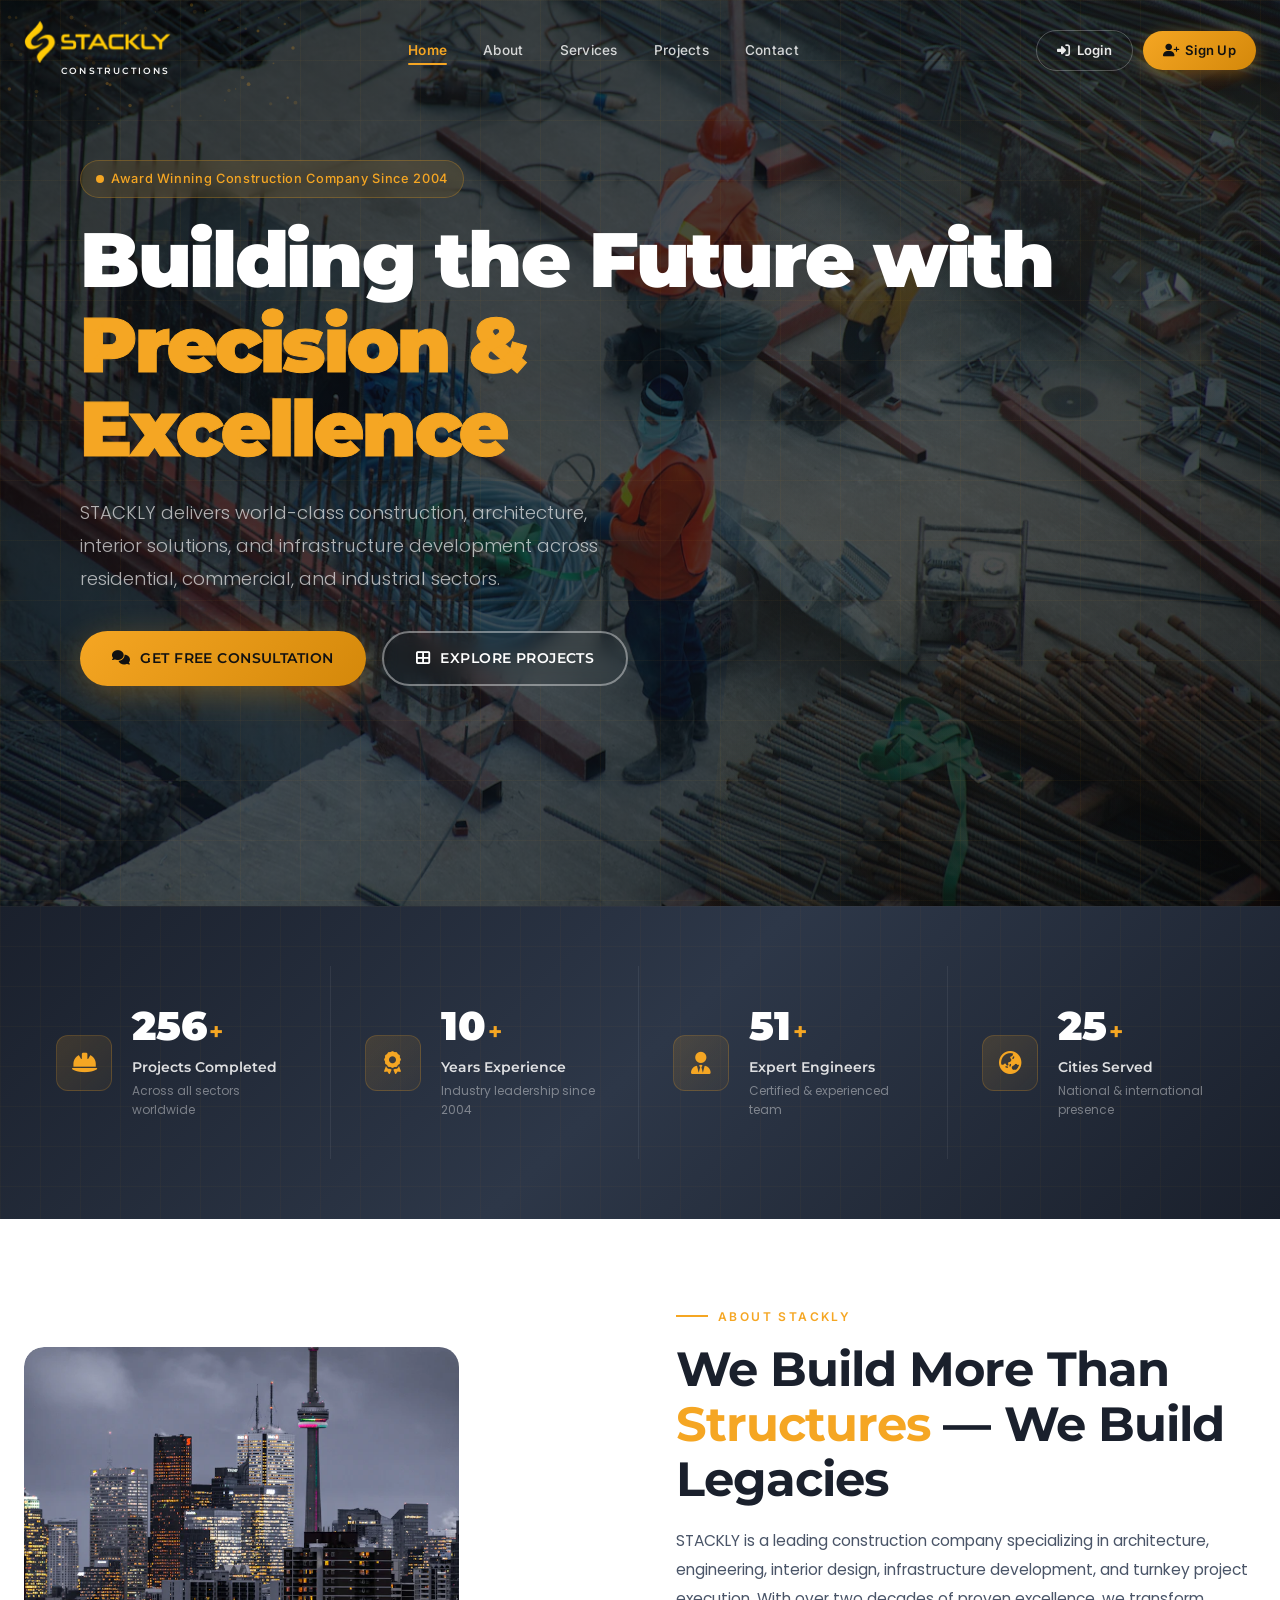
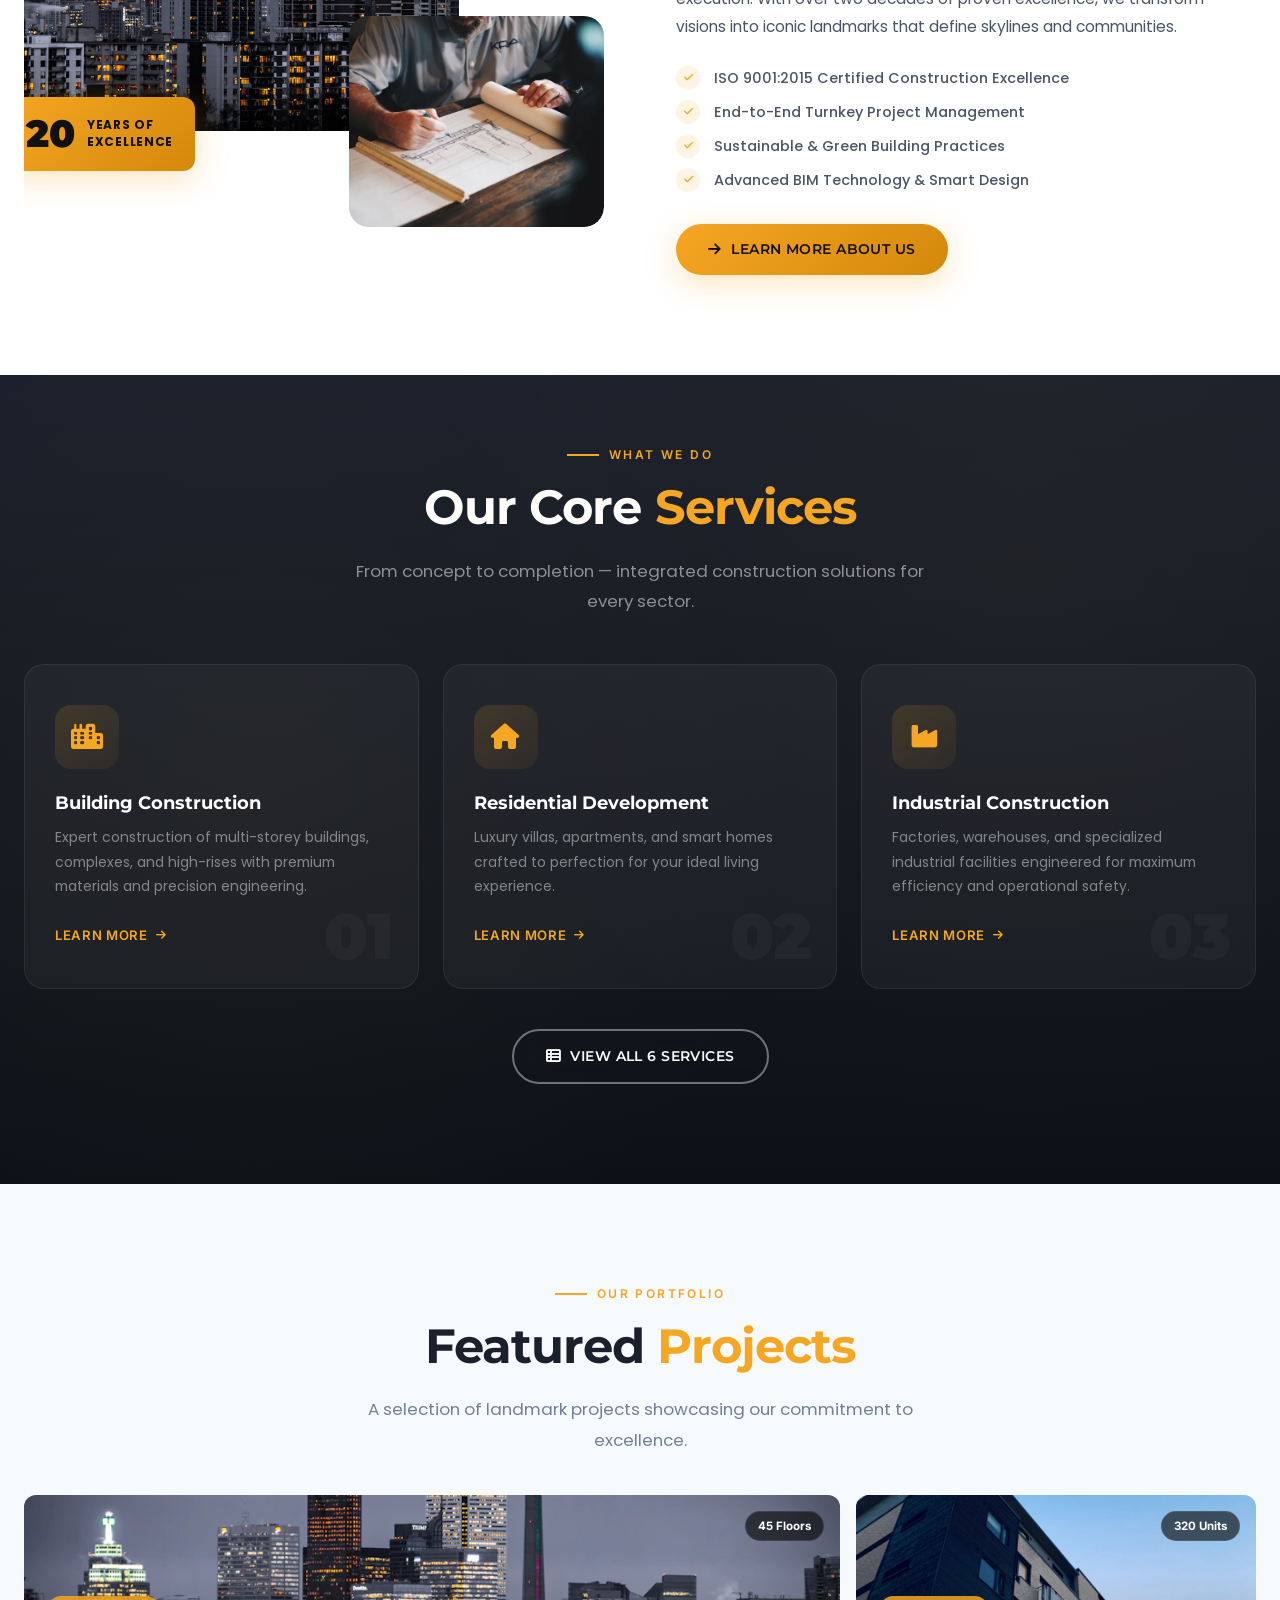
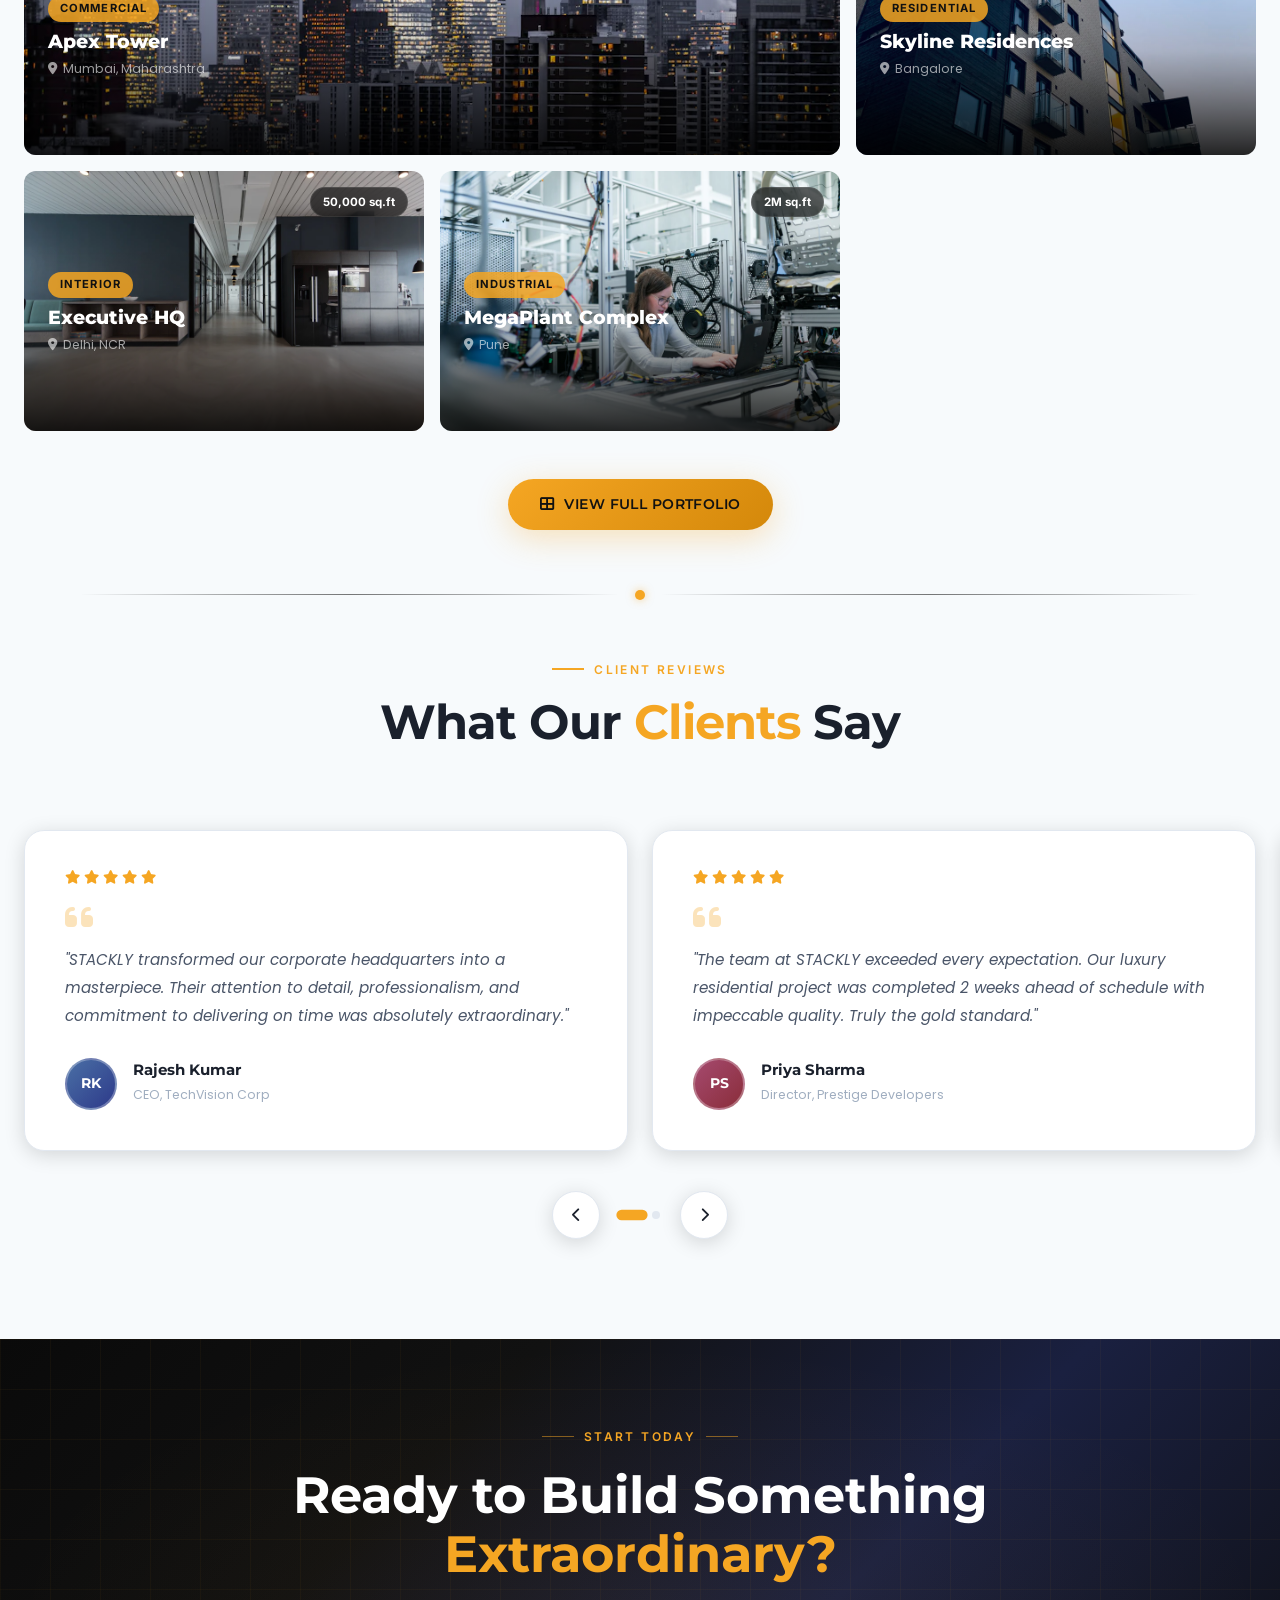
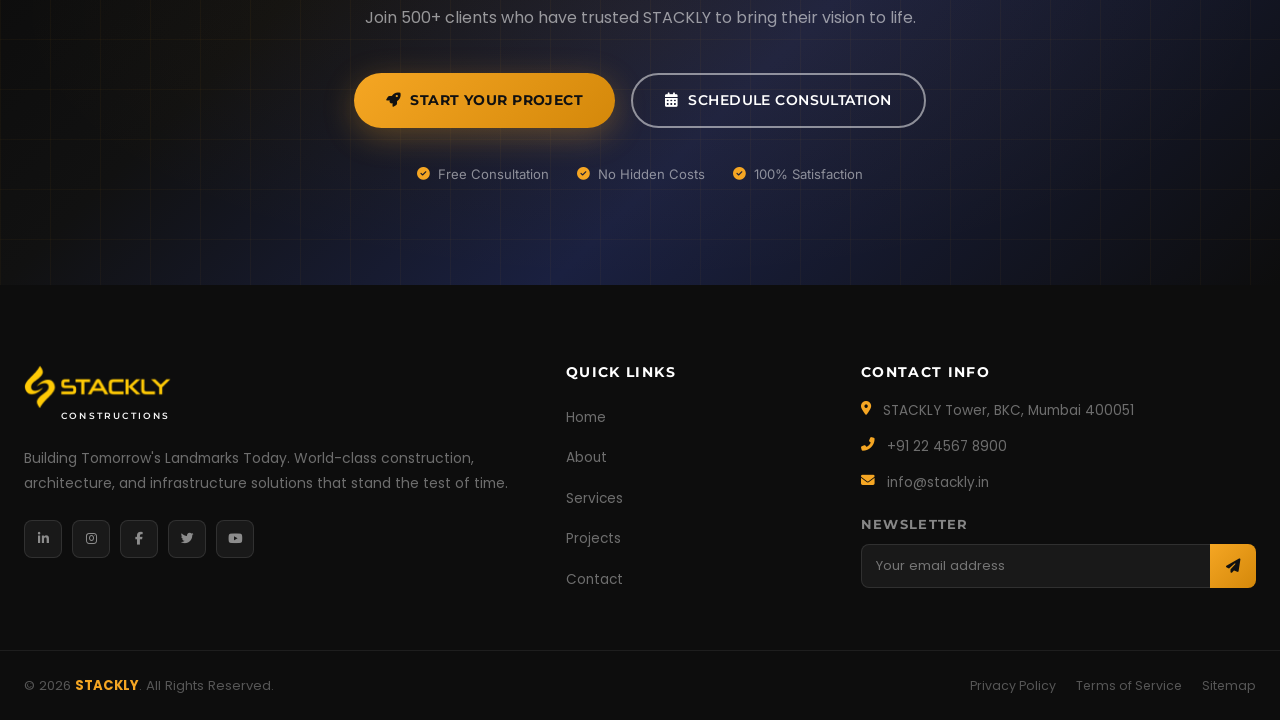
<file: index.html>
﻿<!DOCTYPE html>
<html lang="en">
<head>
  <meta charset="UTF-8">
  <meta name="viewport" content="width=device-width, initial-scale=1.0">
  <meta name="description" content="STACKLY — Building Tomorrow's Landmarks Today. World-class construction, architecture, and infrastructure development.">
  <meta name="keywords" content="construction, architecture, interior design, infrastructure, STACKLY">
  <meta property="og:title" content="STACKLY | Building Tomorrow's Landmarks Today">
  <meta property="og:type" content="website">
  <title>STACKLY | Building Tomorrow's Landmarks Today</title>
  <link rel="preconnect" href="https://fonts.googleapis.com">
  <link rel="preconnect" href="https://fonts.gstatic.com" crossorigin>
  <link href="https://fonts.googleapis.com/css2?family=Montserrat:wght@400;500;600;700;800;900&family=Poppins:wght@300;400;500;600;700&family=Inter:wght@300;400;500;600;700&display=swap" rel="stylesheet">
  <link rel="stylesheet" href="https://cdnjs.cloudflare.com/ajax/libs/font-awesome/6.5.0/css/all.min.css">
  <link rel="stylesheet" href="styles.css">
</head>
<body>

  <!-- â NAVBAR â -->
  <nav class="navbar" id="navbar">
    <div class="nav-container">
      <a href="index.html" class="nav-brand">
        <img src="images/Stackly logo.webp" alt="STACKLY" class="brand-img">
        <span class="brand-tagline">Constructions</span>
      </a>
      <div class="nav-menu" id="navMenu">
        <a href="index.html"    class="nav-link active">Home</a>
        <a href="about.html"    class="nav-link">About</a>
        <a href="services.html" class="nav-link">Services</a>
        <a href="projects.html" class="nav-link">Projects</a>
        <a href="contact.html"  class="nav-link">Contact</a>
      </div>
      <div class="nav-auth">
        <a href="login.html"  class="btn-nav-login"><i class="fas fa-sign-in-alt"></i> Login</a>
        <a href="signup.html" class="btn-nav-signup"><i class="fas fa-user-plus"></i> Sign Up</a>
      </div>
      <button class="nav-toggle" id="navToggle" aria-label="Toggle menu">
        <i class="fas fa-bars"></i>
      </button>
    </div>
  </nav>

  <nav class="mobile-menu" id="mobileMenu">
    <a href="index.html"    class="mobile-nav-link">Home</a>
    <a href="about.html"    class="mobile-nav-link">About</a>
    <a href="services.html" class="mobile-nav-link">Services</a>
    <a href="projects.html" class="mobile-nav-link">Projects</a>
    <a href="contact.html"  class="mobile-nav-link">Contact</a>
    <div class="mobile-auth">
      <a href="login.html"  class="btn-nav-login" style="display:flex;justify-content:center;"><i class="fas fa-sign-in-alt"></i> Login</a>
      <a href="signup.html" class="btn-nav-signup" style="display:flex;justify-content:center;margin-top:8px;"><i class="fas fa-user-plus"></i> Sign Up</a>
    </div>
  </nav>

  <!-- â•â•â•â•â•â•â•â•â•â•â• HERO â•â•â•â•â•â•â•â•â•â•â• -->
  <section class="hero" id="home">
    <div class="hero-bg">
      <div class="hero-geometric">
        <div class="geo-shape geo-1"></div>
        <div class="geo-shape geo-2"></div>
        <div class="geo-shape geo-3"></div>
        <div class="geo-shape geo-4"></div>
      </div>
      <div class="hero-grid-pattern"></div>
    </div>
    <div class="hero-content">
      <div class="hero-badge reveal-up">
        <span class="badge-dot"></span>
        Award Winning Construction Company Since 2004
      </div>
      <h1 class="hero-title reveal-up">
        Building the Future with
        <span class="title-highlight">Precision &amp;</span>
        <span class="title-highlight">Excellence</span>
      </h1>
      <p class="hero-subtitle reveal-up">
        STACKLY delivers world-class construction, architecture, interior solutions, and
        infrastructure development across residential, commercial, and industrial sectors.
      </p>
      <div class="hero-buttons reveal-up">
        <a href="contact.html"  class="btn btn-primary btn-ripple"><i class="fas fa-comments"></i> Get Free Consultation</a>
        <a href="projects.html" class="btn btn-outline btn-ripple"><i class="fas fa-th-large"></i> Explore Projects</a>
      </div>
    </div>
  </section>

  <!-- â•â•â•â•â•â•â•â•â•â•â• STATISTICS â•â•â•â•â•â•â•â•â•â•â• -->
  <section class="stats-section" id="stats">
    <div class="container">
      <div class="stats-grid">
        <div class="stat-card">
          <div class="stat-icon-wrap"><i class="fas fa-hard-hat"></i></div>
          <div class="stat-content">
            <div class="stat-number"><span class="counter" data-target="500">0</span><span class="stat-plus">+</span></div>
            <div class="stat-label">Projects Completed</div>
            <div class="stat-desc">Across all sectors worldwide</div>
          </div>
        </div>
        <div class="stat-card">
          <div class="stat-icon-wrap"><i class="fas fa-award"></i></div>
          <div class="stat-content">
            <div class="stat-number"><span class="counter" data-target="20">0</span><span class="stat-plus">+</span></div>
            <div class="stat-label">Years Experience</div>
            <div class="stat-desc">Industry leadership since 2004</div>
          </div>
        </div>
        <div class="stat-card">
          <div class="stat-icon-wrap"><i class="fas fa-user-tie"></i></div>
          <div class="stat-content">
            <div class="stat-number"><span class="counter" data-target="100">0</span><span class="stat-plus">+</span></div>
            <div class="stat-label">Expert Engineers</div>
            <div class="stat-desc">Certified &amp; experienced team</div>
          </div>
        </div>
        <div class="stat-card">
          <div class="stat-icon-wrap"><i class="fas fa-globe-asia"></i></div>
          <div class="stat-content">
            <div class="stat-number"><span class="counter" data-target="50">0</span><span class="stat-plus">+</span></div>
            <div class="stat-label">Cities Served</div>
            <div class="stat-desc">National &amp; international presence</div>
          </div>
        </div>
      </div>
    </div>
  </section>

  <!-- â•â•â•â•â•â•â•â•â•â•â• ABOUT TEASER â•â•â•â•â•â•â•â•â•â•â• -->
  <section class="home-about" id="about-teaser">
    <div class="container">
      <div class="home-about-grid">
        <div class="home-about-visual reveal-left">
          <div class="home-about-card home-about-card-main">
            <div class="home-about-card-icon">
              <i class="fas fa-city"></i>
              <span>STACKLY HQ</span>
            </div>
          </div>
          <div class="home-about-card home-about-card-sm">
            <div class="home-about-card-icon">
              <i class="fas fa-drafting-compass"></i>
              <span>Design Studio</span>
            </div>
          </div>
          <div class="home-about-exp">
            <span class="exp-number">20</span>
            <span class="exp-text">Years of<br>Excellence</span>
          </div>
        </div>
        <div class="reveal-right">
          <div class="section-label">About STACKLY</div>
          <h2 class="section-title">We Build More Than <span class="text-gold">Structures</span> — We Build Legacies</h2>
          <p style="color:var(--gray-600);line-height:1.85;margin-bottom:24px;font-size:0.97rem;">
            STACKLY is a leading construction company specializing in architecture, engineering, interior design,
            infrastructure development, and turnkey project execution. With over two decades of proven excellence,
            we transform visions into iconic landmarks that define skylines and communities.
          </p>
          <div style="display:flex;flex-direction:column;gap:10px;margin-bottom:32px;">
            <div class="about-feature"><div class="feature-check"><i class="fas fa-check"></i></div><div class="feature-text">ISO 9001:2015 Certified Construction Excellence</div></div>
            <div class="about-feature"><div class="feature-check"><i class="fas fa-check"></i></div><div class="feature-text">End-to-End Turnkey Project Management</div></div>
            <div class="about-feature"><div class="feature-check"><i class="fas fa-check"></i></div><div class="feature-text">Sustainable &amp; Green Building Practices</div></div>
            <div class="about-feature"><div class="feature-check"><i class="fas fa-check"></i></div><div class="feature-text">Advanced BIM Technology &amp; Smart Design</div></div>
          </div>
          <a href="about.html" class="btn btn-primary btn-ripple"><i class="fas fa-arrow-right"></i> Learn More About Us</a>
        </div>
      </div>
    </div>
  </section>

  <!-- â•â•â•â•â•â•â•â•â•â•â• SERVICES TEASER â•â•â•â•â•â•â•â•â•â•â• -->
  <section class="home-services" id="services-teaser">
    <div class="container">
      <div class="section-header center" style="margin-bottom:48px;">
        <div class="section-label">What We Do</div>
        <h2 class="section-title">Our Core <span class="text-gold">Services</span></h2>
        <p class="section-subtitle">From concept to completion — integrated construction solutions for every sector.</p>
      </div>
      <div class="services-teaser-grid">
        <article class="service-card reveal-up">
          <div class="service-icon"><div class="icon-bg"></div><i class="fas fa-city"></i></div>
          <h3 class="service-title">Building Construction</h3>
          <p class="service-desc">Expert construction of multi-storey buildings, complexes, and high-rises with premium materials and precision engineering.</p>
          <a href="services.html" class="service-link">Learn More <i class="fas fa-arrow-right"></i></a>
          <div class="service-number">01</div>
        </article>
        <article class="service-card reveal-up">
          <div class="service-icon"><div class="icon-bg"></div><i class="fas fa-home"></i></div>
          <h3 class="service-title">Residential Development</h3>
          <p class="service-desc">Luxury villas, apartments, and smart homes crafted to perfection for your ideal living experience.</p>
          <a href="services.html" class="service-link">Learn More <i class="fas fa-arrow-right"></i></a>
          <div class="service-number">02</div>
        </article>
        <article class="service-card reveal-up">
          <div class="service-icon"><div class="icon-bg"></div><i class="fas fa-industry"></i></div>
          <h3 class="service-title">Industrial Construction</h3>
          <p class="service-desc">Factories, warehouses, and specialized industrial facilities engineered for maximum efficiency and operational safety.</p>
          <a href="services.html" class="service-link">Learn More <i class="fas fa-arrow-right"></i></a>
          <div class="service-number">03</div>
        </article>
      </div>
      <div class="services-footer-link">
        <a href="services.html" class="btn btn-outline btn-ripple"><i class="fas fa-th-list"></i> View All 6 Services</a>
      </div>
    </div>
  </section>

  <!-- â•â•â•â•â•â•â•â•â•â•â• PROJECTS TEASER â•â•â•â•â•â•â•â•â•â•â• -->
  <section class="home-projects" id="projects-teaser">
    <div class="container">
      <div class="section-header center" style="margin-bottom:40px;">
        <div class="section-label">Our Portfolio</div>
        <h2 class="section-title">Featured <span class="text-gold">Projects</span></h2>
        <p class="section-subtitle">A selection of landmark projects showcasing our commitment to excellence.</p>
      </div>
      <div class="projects-teaser-grid">
        <div class="project-card wide" data-category="commercial">
          <div class="project-visual commercial-1">
            <div class="project-overlay">
              <div class="project-info">
                <span class="project-cat">Commercial</span>
                <h3 class="project-name">Apex Tower</h3>
                <p class="project-loc"><i class="fas fa-map-marker-alt"></i> Mumbai, Maharashtra</p>
                <a href="projects.html" class="project-btn">View Details</a>
              </div>
            </div>
            <div class="project-badge">45 Floors</div>
          </div>
        </div>
        <div class="project-card" data-category="residential">
          <div class="project-visual residential-1">
            <div class="project-overlay">
              <div class="project-info">
                <span class="project-cat">Residential</span>
                <h3 class="project-name">Skyline Residences</h3>
                <p class="project-loc"><i class="fas fa-map-marker-alt"></i> Bangalore</p>
                <a href="projects.html" class="project-btn">View Details</a>
              </div>
            </div>
            <div class="project-badge">320 Units</div>
          </div>
        </div>
        <div class="project-card" data-category="interior">
          <div class="project-visual interior-1">
            <div class="project-overlay">
              <div class="project-info">
                <span class="project-cat">Interior</span>
                <h3 class="project-name">Executive HQ</h3>
                <p class="project-loc"><i class="fas fa-map-marker-alt"></i> Delhi, NCR</p>
                <a href="projects.html" class="project-btn">View Details</a>
              </div>
            </div>
            <div class="project-badge">50,000 sq.ft</div>
          </div>
        </div>
        <div class="project-card" data-category="industrial">
          <div class="project-visual industrial-1">
            <div class="project-overlay">
              <div class="project-info">
                <span class="project-cat">Industrial</span>
                <h3 class="project-name">MegaPlant Complex</h3>
                <p class="project-loc"><i class="fas fa-map-marker-alt"></i> Pune</p>
                <a href="projects.html" class="project-btn">View Details</a>
              </div>
            </div>
            <div class="project-badge">2M sq.ft</div>
          </div>
        </div>
      </div>
      <div class="projects-footer-link">
        <a href="projects.html" class="btn btn-primary btn-ripple"><i class="fas fa-th-large"></i> View Full Portfolio</a>
      </div>
    </div>
  </section>

  <!-- â•â•â•â•â•â•â•â•â•â•â• TESTIMONIALS â•â•â•â•â•â•â•â•â•â•â• -->

  <!-- Section Divider -->
  <div class="section-divider">
    <span class="section-divider-line"></span>
    <span class="section-divider-dot"></span>
    <span class="section-divider-line"></span>
  </div>

    <section class="testimonials-section" id="testimonials">
    <div class="container">
      <div class="section-header center" style="margin-bottom:60px;">
        <div class="section-label">Client Reviews</div>
        <h2 class="section-title">What Our <span class="text-gold">Clients</span> Say</h2>
      </div>
      <div class="testimonials-slider">
        <div class="testimonials-track" id="testimonialsTrack">
          <div class="testimonial-card">
            <div class="testimonial-rating"><i class="fas fa-star"></i><i class="fas fa-star"></i><i class="fas fa-star"></i><i class="fas fa-star"></i><i class="fas fa-star"></i></div>
            <div class="testimonial-quote"><i class="fas fa-quote-left"></i></div>
            <p class="testimonial-text">"STACKLY transformed our corporate headquarters into a masterpiece. Their attention to detail, professionalism, and commitment to delivering on time was absolutely extraordinary."</p>
            <div class="testimonial-author">
              <div class="author-avatar av-1"><span>RK</span></div>
              <div class="author-info"><h4>Rajesh Kumar</h4><span>CEO, TechVision Corp</span></div>
            </div>
          </div>
          <div class="testimonial-card">
            <div class="testimonial-rating"><i class="fas fa-star"></i><i class="fas fa-star"></i><i class="fas fa-star"></i><i class="fas fa-star"></i><i class="fas fa-star"></i></div>
            <div class="testimonial-quote"><i class="fas fa-quote-left"></i></div>
            <p class="testimonial-text">"The team at STACKLY exceeded every expectation. Our luxury residential project was completed 2 weeks ahead of schedule with impeccable quality. Truly the gold standard."</p>
            <div class="testimonial-author">
              <div class="author-avatar av-2"><span>PS</span></div>
              <div class="author-info"><h4>Priya Sharma</h4><span>Director, Prestige Developers</span></div>
            </div>
          </div>
          <div class="testimonial-card">
            <div class="testimonial-rating"><i class="fas fa-star"></i><i class="fas fa-star"></i><i class="fas fa-star"></i><i class="fas fa-star"></i><i class="fas fa-star"></i></div>
            <div class="testimonial-quote"><i class="fas fa-quote-left"></i></div>
            <p class="testimonial-text">"STACKLY built our manufacturing facility with exceptional precision. Their industrial construction expertise is unmatched. Project management was seamless from start to finish."</p>
            <div class="testimonial-author">
              <div class="author-avatar av-3"><span>AM</span></div>
              <div class="author-info"><h4>Arjun Mehta</h4><span>MD, IndustriaPro Group</span></div>
            </div>
          </div>
          <div class="testimonial-card">
            <div class="testimonial-rating"><i class="fas fa-star"></i><i class="fas fa-star"></i><i class="fas fa-star"></i><i class="fas fa-star"></i><i class="fas fa-star"></i></div>
            <div class="testimonial-quote"><i class="fas fa-quote-left"></i></div>
            <p class="testimonial-text">"Working with STACKLY was a revelation. Their sustainable construction approach and innovative designs set them apart from every other firm we've worked with."</p>
            <div class="testimonial-author">
              <div class="author-avatar av-4"><span>SN</span></div>
              <div class="author-info"><h4>Sunita Nair</h4><span>CFO, GreenSpace Realty</span></div>
            </div>
          </div>
        </div>
        <div class="slider-controls">
          <button class="slider-btn prev" id="sliderPrev"><i class="fas fa-chevron-left"></i></button>
          <div class="slider-dots" id="sliderDots"></div>
          <button class="slider-btn next" id="sliderNext"><i class="fas fa-chevron-right"></i></button>
        </div>
      </div>
    </div>
  </section>

  <!-- â•â•â•â•â•â•â•â•â•â•â• CTA â•â•â•â•â•â•â•â•â•â•â• -->
  <section class="cta-section">
    <div class="cta-bg"><div class="cta-overlay"></div><div class="cta-pattern"></div></div>
    <div class="container">
      <div class="cta-content">
        <div class="cta-label">Start Today</div>
        <h2 class="cta-title reveal-up">Ready to Build Something <span class="text-gold">Extraordinary?</span></h2>
        <p class="cta-subtitle reveal-up">Join 500+ clients who have trusted STACKLY to bring their vision to life.</p>
        <div class="cta-buttons reveal-up">
          <a href="contact.html" class="btn btn-gold btn-ripple"><i class="fas fa-rocket"></i> Start Your Project</a>
          <a href="contact.html" class="btn btn-outline-white btn-ripple"><i class="fas fa-calendar-alt"></i> Schedule Consultation</a>
        </div>
        <div class="cta-trust reveal-up">
          <div class="trust-item"><i class="fas fa-check-circle"></i> Free Consultation</div>
          <div class="trust-item"><i class="fas fa-check-circle"></i> No Hidden Costs</div>
          <div class="trust-item"><i class="fas fa-check-circle"></i> 100% Satisfaction</div>
        </div>
      </div>
    </div>
  </section>

  <!-- â•â•â•â•â•â•â•â•â•â•â• FOOTER â•â•â•â•â•â•â•â•â•â•â• -->
  <footer class="footer">
    <div class="footer-top">
      <div class="container">
        <div class="footer-grid">
          <div class="footer-brand-col">
            <a href="index.html" class="footer-brand">
              <img src="images/Stackly logo.webp" alt="STACKLY" class="brand-img">
        <span class="brand-tagline">Constructions</span>
            </a>
            <p class="footer-desc">Building Tomorrow's Landmarks Today. World-class construction, architecture, and infrastructure solutions that stand the test of time.</p>
            <div class="footer-social">
              <a href="#" class="footer-social-link"><i class="fab fa-linkedin-in"></i></a>
              <a href="#" class="footer-social-link"><i class="fab fa-instagram"></i></a>
              <a href="#" class="footer-social-link"><i class="fab fa-facebook-f"></i></a>
              <a href="#" class="footer-social-link"><i class="fab fa-twitter"></i></a>
              <a href="#" class="footer-social-link"><i class="fab fa-youtube"></i></a>
            </div>
          </div>
          <div class="footer-links-col">
            <h4 class="footer-col-title">Quick Links</h4>
            <ul class="footer-links">
              <li><a href="index.html">Home</a></li>
              <li><a href="about.html">About</a></li>
              <li><a href="services.html">Services</a></li>
              <li><a href="projects.html">Projects</a></li>
              <li><a href="contact.html">Contact</a></li>
            </ul>
          </div>
          <div class="footer-contact-col">
            <h4 class="footer-col-title">Contact Info</h4>
            <div class="footer-contact-item"><i class="fas fa-map-marker-alt"></i><span>STACKLY Tower, BKC, Mumbai 400051</span></div>
            <div class="footer-contact-item"><i class="fas fa-phone-alt"></i><span>+91 22 4567 8900</span></div>
            <div class="footer-contact-item"><i class="fas fa-envelope"></i><span>info@stackly.in</span></div>
            <div class="footer-newsletter">
              <h5>Newsletter</h5>
              <div class="newsletter-form">
                <input type="email" placeholder="Your email address">
                <button type="button"><i class="fas fa-paper-plane"></i></button>
              </div>
            </div>
          </div>
        </div>
      </div>
    </div>
    <div class="footer-bottom">
      <div class="container">
        <div class="footer-bottom-content">
          <p class="copyright">&copy; 2026 <strong>STACKLY</strong>. All Rights Reserved.</p>
          <div class="footer-bottom-links">
            <a href="#">Privacy Policy</a>
            <a href="#">Terms of Service</a>
            <a href="#">Sitemap</a>
          </div>
        </div>
      </div>
    </div>
  </footer>

  <button class="scroll-top" id="scrollTop" aria-label="Scroll to top"><i class="fas fa-arrow-up"></i></button>
  <script src="script.js"></script>
</body>
</html>
</file>
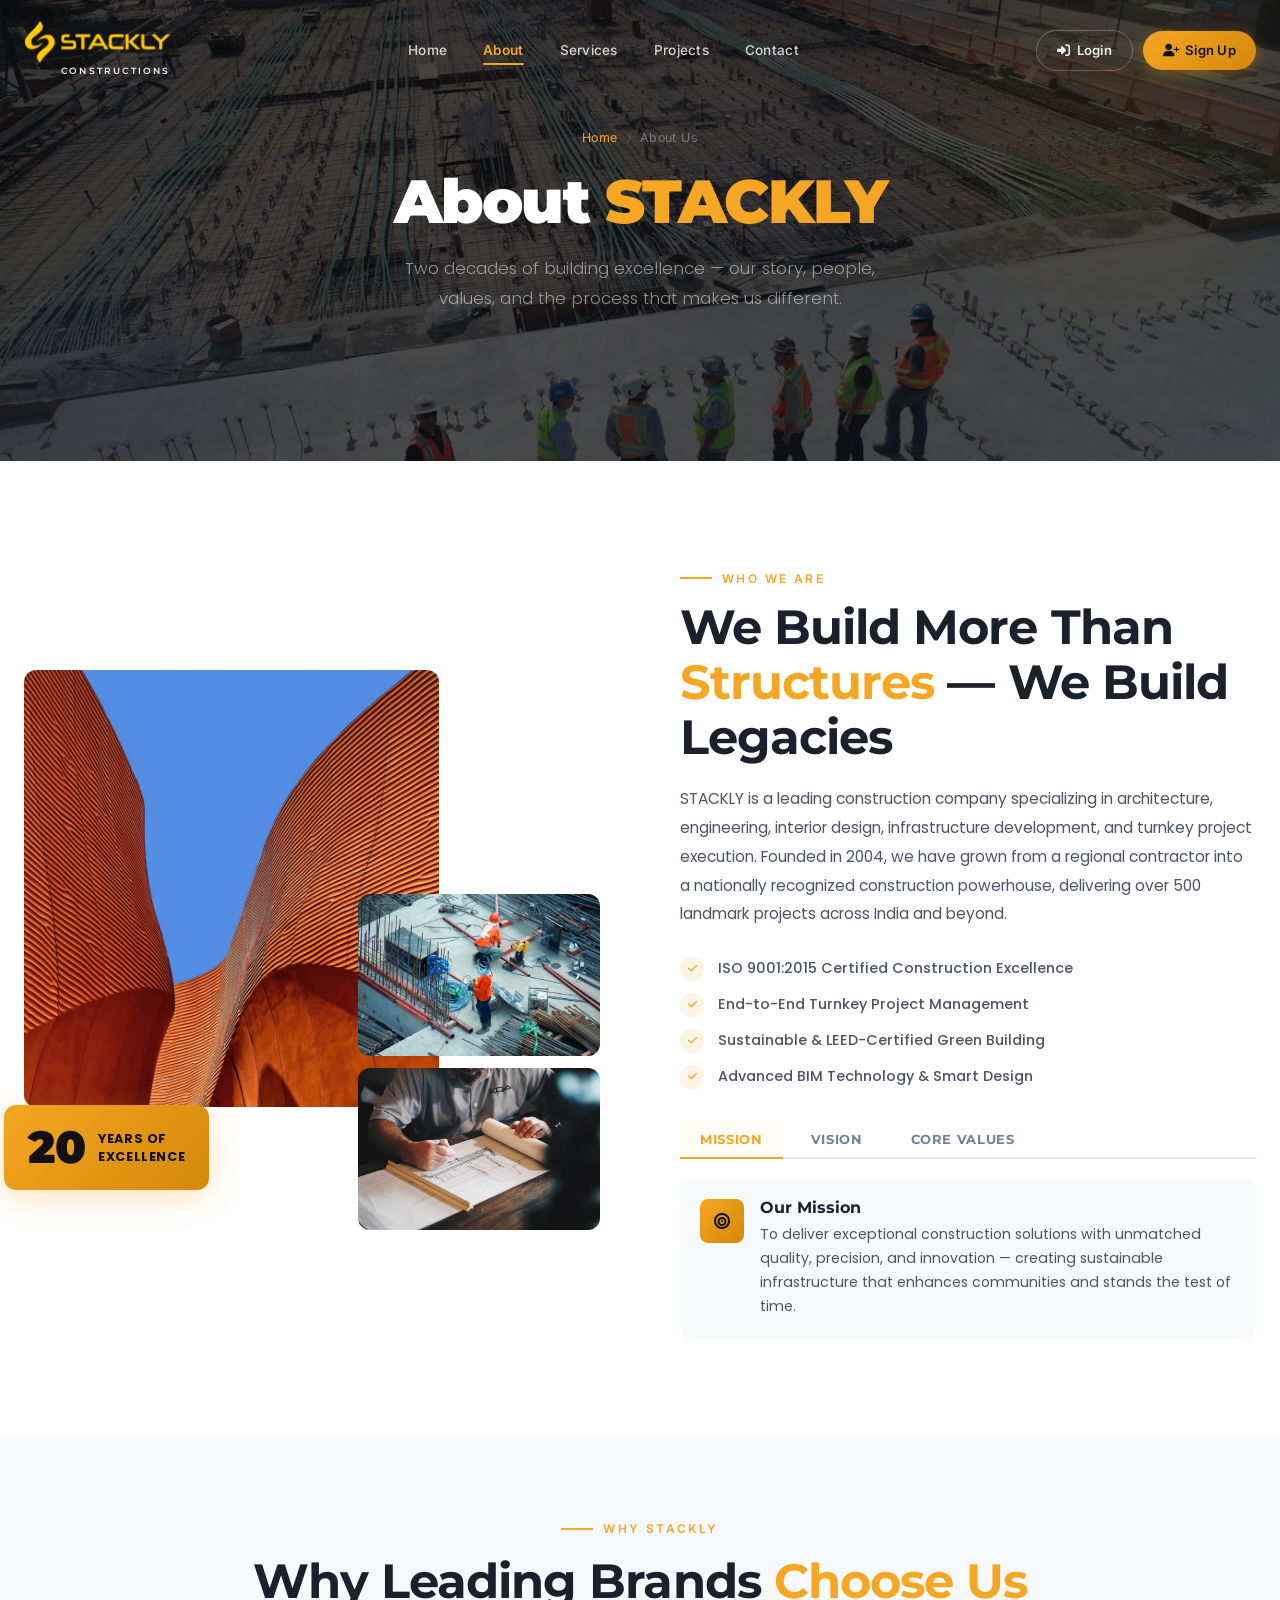
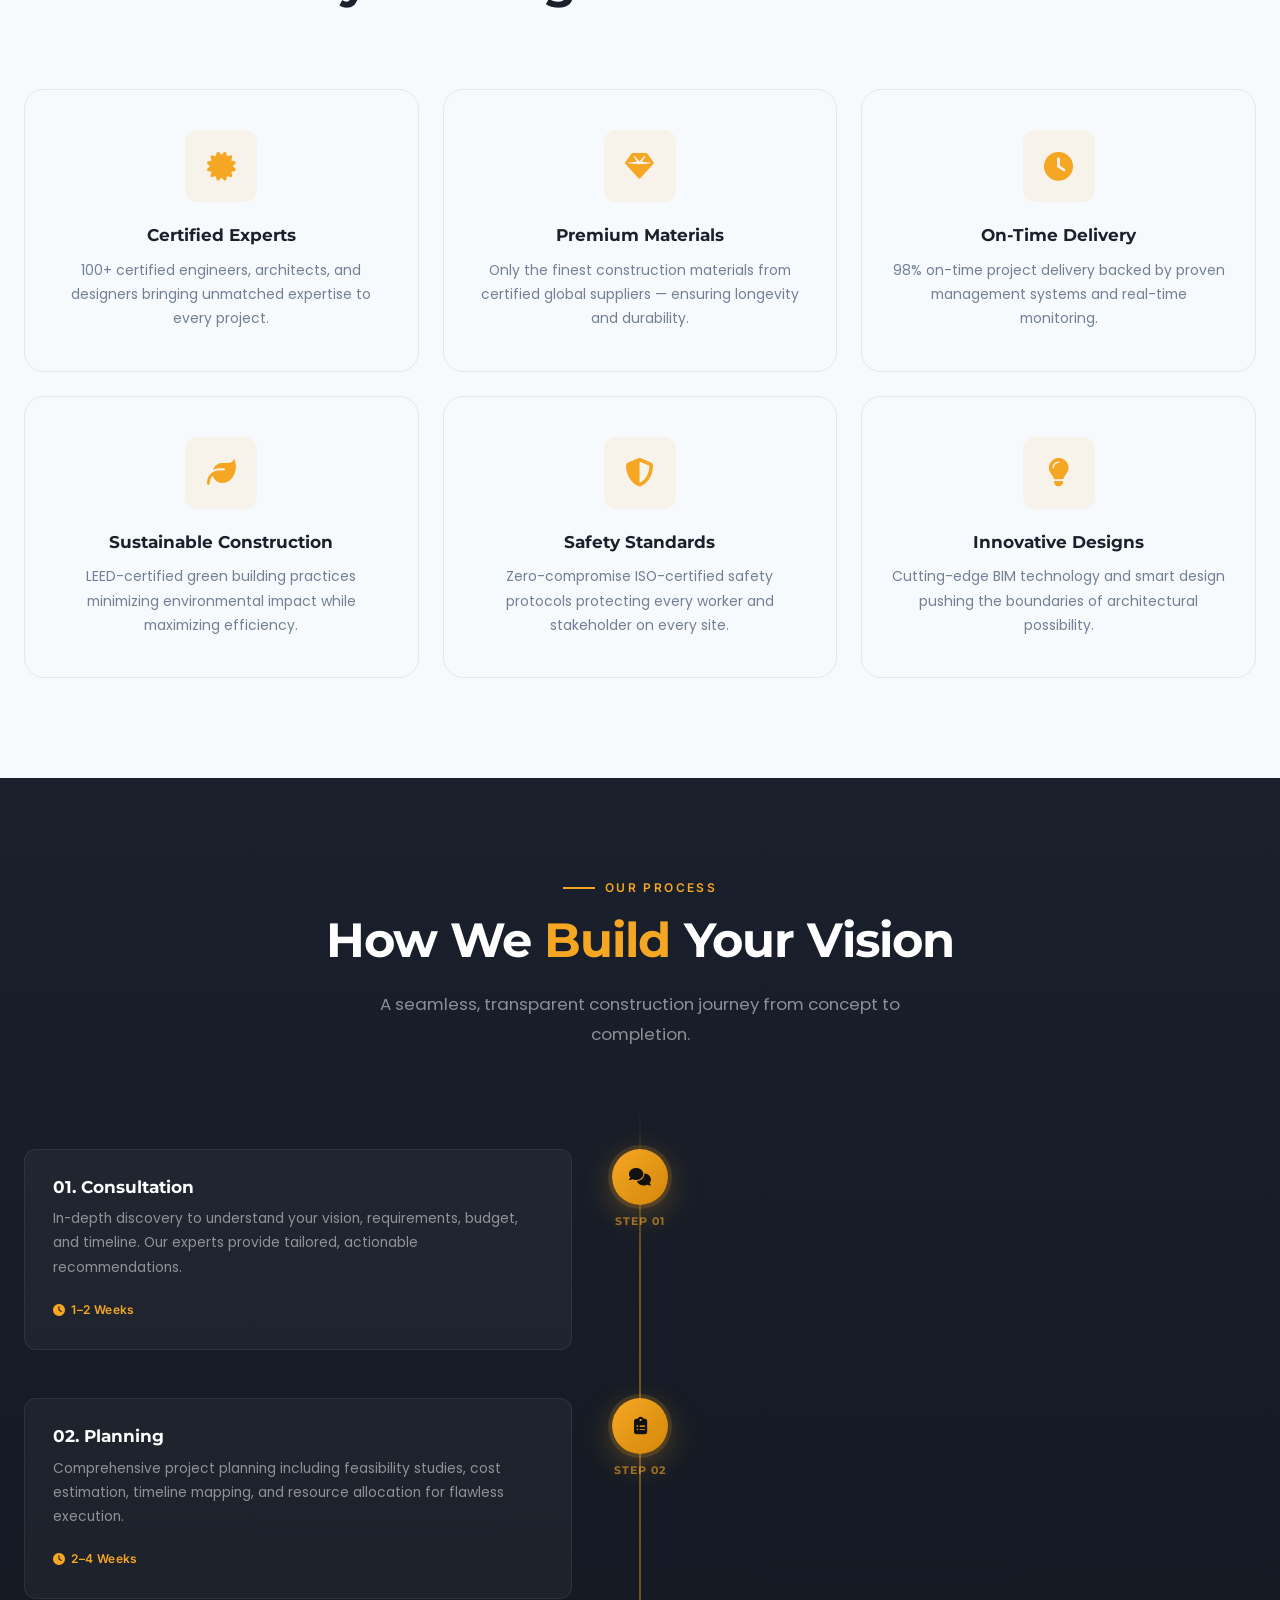
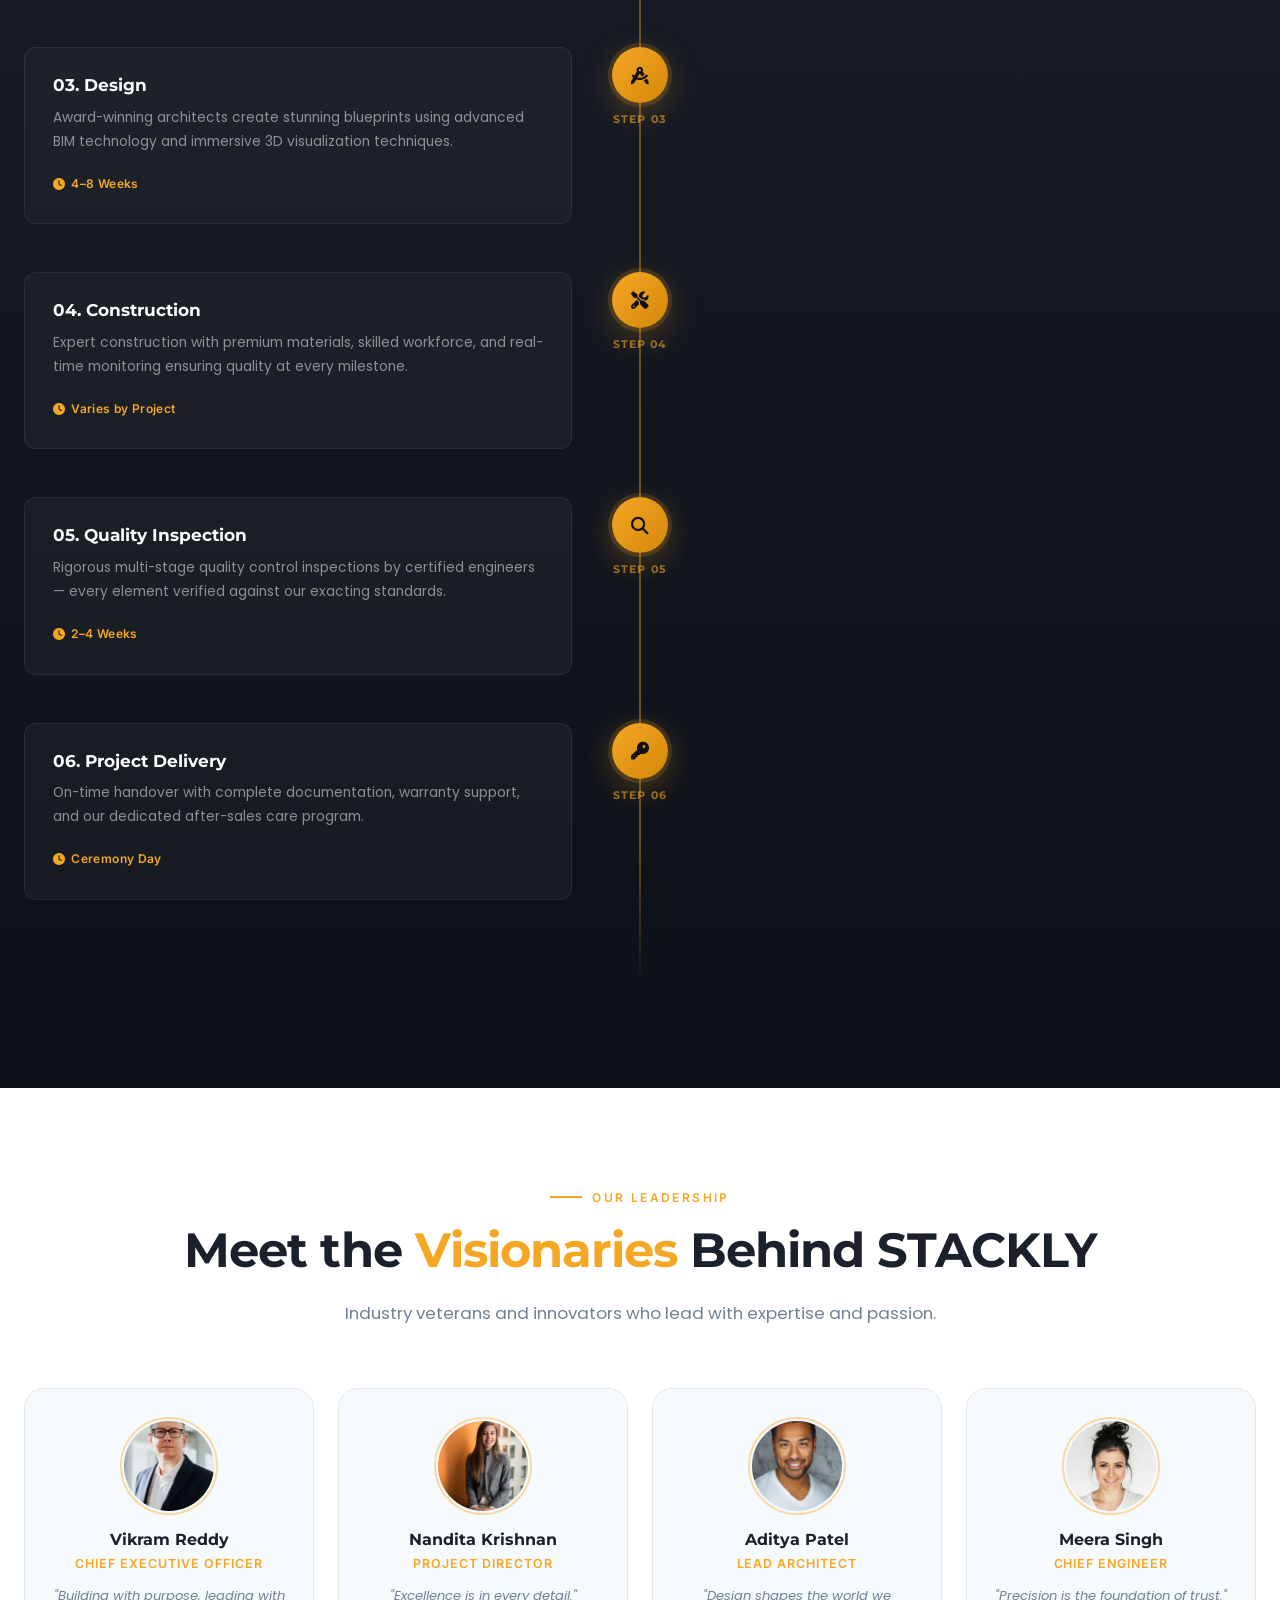
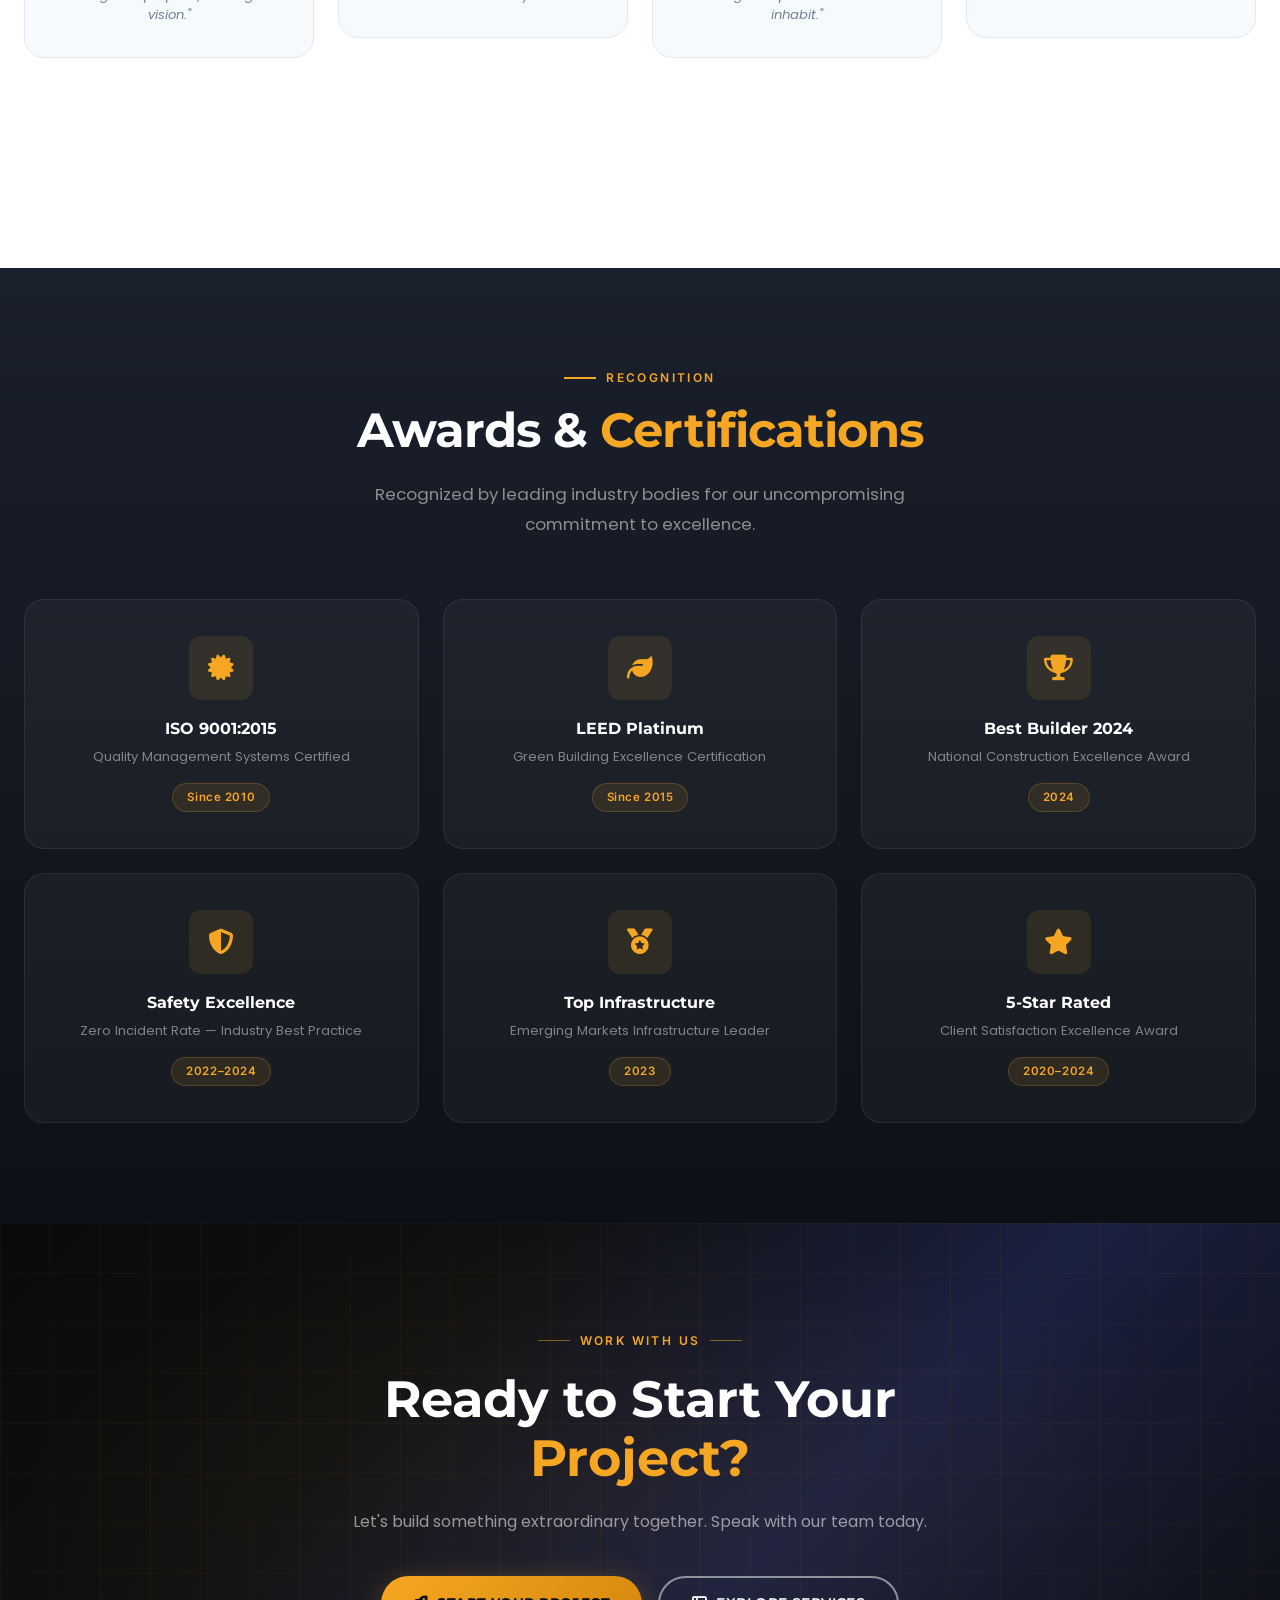
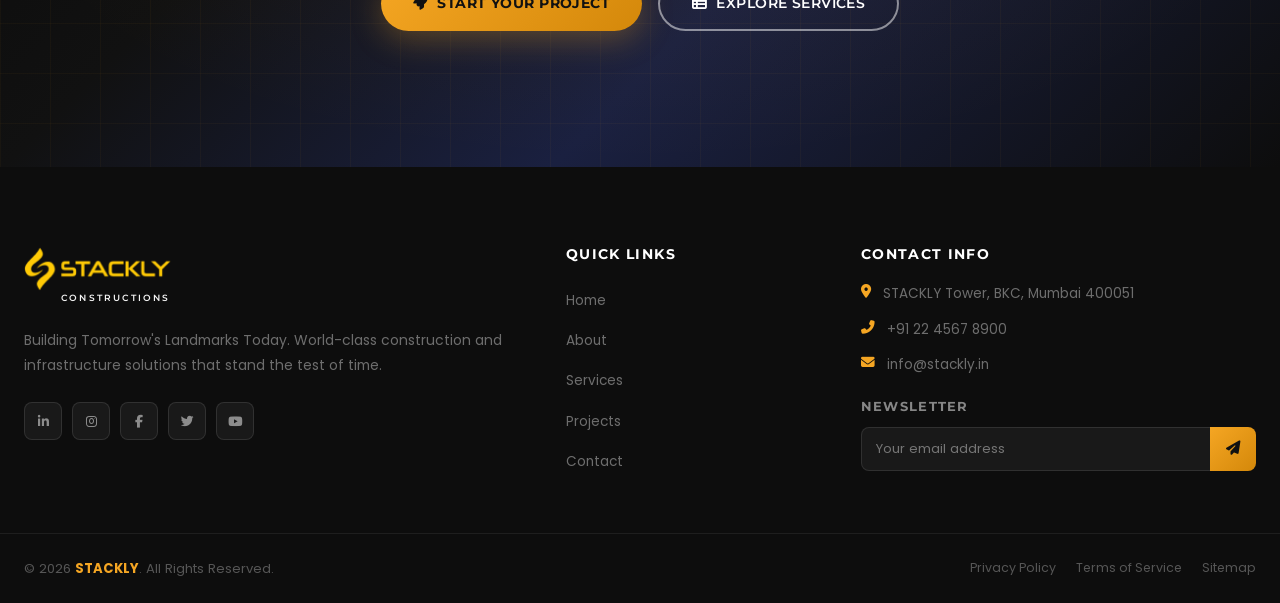
<file: about.html>
﻿<!DOCTYPE html>
<html lang="en">
<head>
  <meta charset="UTF-8">
  <meta name="viewport" content="width=device-width, initial-scale=1.0">
  <meta name="description" content="About STACKLY — Our story, mission, vision, leadership team, construction process, and industry awards.">
  <title>About Us | STACKLY</title>
  <link rel="preconnect" href="https://fonts.googleapis.com">
  <link rel="preconnect" href="https://fonts.gstatic.com" crossorigin>
  <link href="https://fonts.googleapis.com/css2?family=Montserrat:wght@400;500;600;700;800;900&family=Poppins:wght@300;400;500;600;700&family=Inter:wght@300;400;500;600;700&display=swap" rel="stylesheet">
  <link rel="stylesheet" href="https://cdnjs.cloudflare.com/ajax/libs/font-awesome/6.5.0/css/all.min.css">
  <link rel="stylesheet" href="styles.css">
</head>
<body>

  <!-- â•â•â•â•â•â•â•â•â•â•â• NAVBAR â•â•â•â•â•â•â•â•â•â•â• -->
  <nav class="navbar scrolled" id="navbar">
    <div class="nav-container">
      <a href="index.html" class="nav-brand">
        <img src="images/Stackly logo.webp" alt="STACKLY" class="brand-img">
        <span class="brand-tagline">Constructions</span>
      </a>
      <div class="nav-menu" id="navMenu">
        <a href="index.html"    class="nav-link">Home</a>
        <a href="about.html"    class="nav-link active">About</a>
        <a href="services.html" class="nav-link">Services</a>
        <a href="projects.html" class="nav-link">Projects</a>
        <a href="contact.html"  class="nav-link">Contact</a>
      </div>
      <div class="nav-auth">
        <a href="login.html"  class="btn-nav-login"><i class="fas fa-sign-in-alt"></i> Login</a>
        <a href="signup.html" class="btn-nav-signup"><i class="fas fa-user-plus"></i> Sign Up</a>
      </div>
      <button class="nav-toggle" id="navToggle" aria-label="Toggle menu">
        <i class="fas fa-bars"></i>
      </button>
    </div>
  </nav>

  <nav class="mobile-menu" id="mobileMenu">
    <a href="index.html"    class="mobile-nav-link">Home</a>
    <a href="about.html"    class="mobile-nav-link">About</a>
    <a href="services.html" class="mobile-nav-link">Services</a>
    <a href="projects.html" class="mobile-nav-link">Projects</a>
    <a href="contact.html"  class="mobile-nav-link">Contact</a>
    <div class="mobile-auth">
      <a href="login.html"  class="btn-nav-login" style="display:flex;justify-content:center;"><i class="fas fa-sign-in-alt"></i> Login</a>
      <a href="signup.html" class="btn-nav-signup" style="display:flex;justify-content:center;margin-top:8px;"><i class="fas fa-user-plus"></i> Sign Up</a>
    </div>
  </nav>

  <!-- â•â•â•â•â•â•â•â•â•â•â• PAGE BANNER â•â•â•â•â•â•â•â•â•â•â• -->
  <section class="page-banner">
    <div class="page-banner-grid"></div>
    <div class="page-banner-geo page-banner-geo-1"></div>
    <div class="page-banner-geo page-banner-geo-2"></div>
    <div class="container">
      <div class="page-banner-content">
        <div class="page-banner-breadcrumb">
          <a href="index.html">Home</a>
          <span class="sep"><i class="fas fa-chevron-right"></i></span>
          <span>About Us</span>
        </div>
        <h1 class="page-banner-title">
          About <span class="text-gold">STACKLY</span>
        </h1>
        <p class="page-banner-subtitle">
          Two decades of building excellence — our story, people, values, and the process that makes us different.
        </p>
      </div>
    </div>
  </section>

  <!-- â•â•â•â•â•â•â•â•â•â•â• FULL ABOUT â•â•â•â•â•â•â•â•â•â•â• -->
  <section class="about-section" id="about">
    <div class="container">
      <div class="about-grid">
        <div class="about-visual reveal-left">
          <div class="about-image-composition">
            <div class="about-img-main">
              <div class="img-placeholder main-img">
                <div class="placeholder-content"><i class="fas fa-city"></i><span>STACKLY HQ</span></div>
              </div>
            </div>
            <div class="about-img-secondary">
              <div class="img-placeholder sec-img-1">
                <div class="placeholder-content"><i class="fas fa-hard-hat"></i><span>Team at Work</span></div>
              </div>
              <div class="img-placeholder sec-img-2">
                <div class="placeholder-content"><i class="fas fa-drafting-compass"></i><span>Design Studio</span></div>
              </div>
            </div>
            <div class="about-experience-badge">
              <span class="exp-number">20</span>
              <span class="exp-text">Years of<br>Excellence</span>
            </div>
          </div>
        </div>
        <div class="about-content reveal-right">
          <div class="section-label">Who We Are</div>
          <h2 class="section-title">We Build More Than <span class="text-gold">Structures</span> — We Build Legacies</h2>
          <p class="about-description">
            STACKLY is a leading construction company specializing in architecture, engineering, interior design,
            infrastructure development, and turnkey project execution. Founded in 2004, we have grown from a
            regional contractor into a nationally recognized construction powerhouse, delivering over 500 landmark
            projects across India and beyond.
          </p>
          <div class="about-features">
            <div class="about-feature"><div class="feature-check"><i class="fas fa-check"></i></div><div class="feature-text">ISO 9001:2015 Certified Construction Excellence</div></div>
            <div class="about-feature"><div class="feature-check"><i class="fas fa-check"></i></div><div class="feature-text">End-to-End Turnkey Project Management</div></div>
            <div class="about-feature"><div class="feature-check"><i class="fas fa-check"></i></div><div class="feature-text">Sustainable &amp; LEED-Certified Green Building</div></div>
            <div class="about-feature"><div class="feature-check"><i class="fas fa-check"></i></div><div class="feature-text">Advanced BIM Technology &amp; Smart Design</div></div>
          </div>
          <div class="mvv-tabs">
            <button class="mvv-tab active" data-tab="mission">Mission</button>
            <button class="mvv-tab" data-tab="vision">Vision</button>
            <button class="mvv-tab" data-tab="values">Core Values</button>
          </div>
          <div class="mvv-content">
            <div class="mvv-panel active" id="mission">
              <div class="mvv-icon"><i class="fas fa-bullseye"></i></div>
              <div>
                <h4>Our Mission</h4>
                <p>To deliver exceptional construction solutions with unmatched quality, precision, and innovation — creating sustainable infrastructure that enhances communities and stands the test of time.</p>
              </div>
            </div>
            <div class="mvv-panel" id="vision">
              <div class="mvv-icon"><i class="fas fa-eye"></i></div>
              <div>
                <h4>Our Vision</h4>
                <p>To be the most trusted and innovative construction company globally, setting new benchmarks for excellence, sustainability, and transformative architectural design worldwide.</p>
              </div>
            </div>
            <div class="mvv-panel" id="values">
              <div class="mvv-icon"><i class="fas fa-gem"></i></div>
              <div>
                <h4>Core Values</h4>
                <p>Integrity in every brick laid. Excellence in every design drawn. Innovation in every solution crafted. Safety as our non-negotiable foundation. Sustainability as our promise to the future.</p>
              </div>
            </div>
          </div>
        </div>
      </div>
    </div>
  </section>

  <!-- â•â•â•â•â•â•â•â•â•â•â• WHY CHOOSE â•â•â•â•â•â•â•â•â•â•â• -->
  <section class="why-section" style="background:var(--off-white);">
    <div class="container">
      <div class="section-header center" style="margin-bottom:60px;">
        <div class="section-label">Why STACKLY</div>
        <h2 class="section-title">Why Leading Brands <span class="text-gold">Choose Us</span></h2>
      </div>
      <div class="why-grid">
        <div class="why-card reveal-up">
          <div class="why-icon-wrap"><i class="fas fa-certificate"></i><div class="why-icon-glow"></div></div>
          <h3 class="why-title">Certified Experts</h3>
          <p class="why-desc">100+ certified engineers, architects, and designers bringing unmatched expertise to every project.</p>
        </div>
        <div class="why-card reveal-up">
          <div class="why-icon-wrap"><i class="fas fa-gem"></i><div class="why-icon-glow"></div></div>
          <h3 class="why-title">Premium Materials</h3>
          <p class="why-desc">Only the finest construction materials from certified global suppliers — ensuring longevity and durability.</p>
        </div>
        <div class="why-card reveal-up">
          <div class="why-icon-wrap"><i class="fas fa-clock"></i><div class="why-icon-glow"></div></div>
          <h3 class="why-title">On-Time Delivery</h3>
          <p class="why-desc">98% on-time project delivery backed by proven management systems and real-time monitoring.</p>
        </div>
        <div class="why-card reveal-up">
          <div class="why-icon-wrap"><i class="fas fa-leaf"></i><div class="why-icon-glow"></div></div>
          <h3 class="why-title">Sustainable Construction</h3>
          <p class="why-desc">LEED-certified green building practices minimizing environmental impact while maximizing efficiency.</p>
        </div>
        <div class="why-card reveal-up">
          <div class="why-icon-wrap"><i class="fas fa-shield-alt"></i><div class="why-icon-glow"></div></div>
          <h3 class="why-title">Safety Standards</h3>
          <p class="why-desc">Zero-compromise ISO-certified safety protocols protecting every worker and stakeholder on every site.</p>
        </div>
        <div class="why-card reveal-up">
          <div class="why-icon-wrap"><i class="fas fa-lightbulb"></i><div class="why-icon-glow"></div></div>
          <h3 class="why-title">Innovative Designs</h3>
          <p class="why-desc">Cutting-edge BIM technology and smart design pushing the boundaries of architectural possibility.</p>
        </div>
      </div>
    </div>
  </section>

  <!-- â•â•â•â•â•â•â•â•â•â•â• TIMELINE / PROCESS â•â•â•â•â•â•â•â•â•â•â• -->
  <section class="timeline-section" id="process">
    <div class="container">
      <div class="section-header center" style="margin-bottom:60px;">
        <div class="section-label">Our Process</div>
        <h2 class="section-title" style="color:var(--white);">How We <span class="text-gold">Build</span> Your Vision</h2>
        <p class="section-subtitle">A seamless, transparent construction journey from concept to completion.</p>
      </div>
      <div class="timeline">
        <div class="timeline-item">
          <div class="timeline-card reveal-left">
            <h3 class="tl-title">01. Consultation</h3>
            <p class="tl-desc">In-depth discovery to understand your vision, requirements, budget, and timeline. Our experts provide tailored, actionable recommendations.</p>
            <div class="tl-duration"><i class="fas fa-clock"></i> 1–2 Weeks</div>
          </div>
          <div class="timeline-marker">
            <div class="marker-inner"><i class="fas fa-comments"></i></div>
            <span class="step-num">STEP 01</span>
          </div>
          <div></div>
        </div>
        <div class="timeline-item">
          <div></div>
          <div class="timeline-marker">
            <div class="marker-inner"><i class="fas fa-clipboard-list"></i></div>
            <span class="step-num">STEP 02</span>
          </div>
          <div class="timeline-card reveal-right">
            <h3 class="tl-title">02. Planning</h3>
            <p class="tl-desc">Comprehensive project planning including feasibility studies, cost estimation, timeline mapping, and resource allocation for flawless execution.</p>
            <div class="tl-duration"><i class="fas fa-clock"></i> 2–4 Weeks</div>
          </div>
        </div>
        <div class="timeline-item">
          <div class="timeline-card reveal-left">
            <h3 class="tl-title">03. Design</h3>
            <p class="tl-desc">Award-winning architects create stunning blueprints using advanced BIM technology and immersive 3D visualization techniques.</p>
            <div class="tl-duration"><i class="fas fa-clock"></i> 4–8 Weeks</div>
          </div>
          <div class="timeline-marker">
            <div class="marker-inner"><i class="fas fa-drafting-compass"></i></div>
            <span class="step-num">STEP 03</span>
          </div>
          <div></div>
        </div>
        <div class="timeline-item">
          <div></div>
          <div class="timeline-marker">
            <div class="marker-inner"><i class="fas fa-tools"></i></div>
            <span class="step-num">STEP 04</span>
          </div>
          <div class="timeline-card reveal-right">
            <h3 class="tl-title">04. Construction</h3>
            <p class="tl-desc">Expert construction with premium materials, skilled workforce, and real-time monitoring ensuring quality at every milestone.</p>
            <div class="tl-duration"><i class="fas fa-clock"></i> Varies by Project</div>
          </div>
        </div>
        <div class="timeline-item">
          <div class="timeline-card reveal-left">
            <h3 class="tl-title">05. Quality Inspection</h3>
            <p class="tl-desc">Rigorous multi-stage quality control inspections by certified engineers — every element verified against our exacting standards.</p>
            <div class="tl-duration"><i class="fas fa-clock"></i> 2–4 Weeks</div>
          </div>
          <div class="timeline-marker">
            <div class="marker-inner"><i class="fas fa-search"></i></div>
            <span class="step-num">STEP 05</span>
          </div>
          <div></div>
        </div>
        <div class="timeline-item">
          <div></div>
          <div class="timeline-marker">
            <div class="marker-inner"><i class="fas fa-key"></i></div>
            <span class="step-num">STEP 06</span>
          </div>
          <div class="timeline-card reveal-right">
            <h3 class="tl-title">06. Project Delivery</h3>
            <p class="tl-desc">On-time handover with complete documentation, warranty support, and our dedicated after-sales care program.</p>
            <div class="tl-duration"><i class="fas fa-clock"></i> Ceremony Day</div>
          </div>
        </div>
      </div>
    </div>
  </section>

  <!-- â•â•â•â•â•â•â•â•â•â•â• TEAM â•â•â•â•â•â•â•â•â•â•â• -->
  <section class="team-section" id="team">
    <div class="container">
      <div class="section-header center" style="margin-bottom:60px;">
        <div class="section-label">Our Leadership</div>
        <h2 class="section-title">Meet the <span class="text-gold">Visionaries</span> Behind STACKLY</h2>
        <p class="section-subtitle">Industry veterans and innovators who lead with expertise and passion.</p>
      </div>
      <div class="team-grid">
        <div class="team-card reveal-up" tabindex="0">
          <div class="team-card-inner">
            <div class="team-front">
              <div class="member-avatar av-ceo">
                <img src="images/team-vikram-reddy.webp" alt="Vikram Reddy — CEO" loading="lazy">
                <div class="avatar-ring"></div>
              </div>
              <h3 class="member-name">Vikram Reddy</h3>
              <span class="member-role">Chief Executive Officer</span>
              <p class="member-quote">"Building with purpose, leading with vision."</p>
            </div>
            <div class="team-back">
              <h3 class="member-name">Vikram Reddy</h3>
              <span class="member-role">CEO &amp; Founder</span>
              <p class="member-bio">25+ years in construction. Former Director at major infrastructure conglomerates. Visionary leader driving STACKLY's global expansion.</p>
              <div class="member-social">
                <a href="#" class="social-link"><i class="fab fa-linkedin-in"></i></a>
                <a href="#" class="social-link"><i class="fab fa-twitter"></i></a>
                <a href="#" class="social-link"><i class="fas fa-envelope"></i></a>
              </div>
            </div>
          </div>
        </div>
        <div class="team-card reveal-up" tabindex="0">
          <div class="team-card-inner">
            <div class="team-front">
              <div class="member-avatar av-pd">
                <img src="images/team-nandita-krishnan.webp" alt="Nandita Krishnan — Project Director" loading="lazy">
                <div class="avatar-ring"></div>
              </div>
              <h3 class="member-name">Nandita Krishnan</h3>
              <span class="member-role">Project Director</span>
              <p class="member-quote">"Excellence is in every detail."</p>
            </div>
            <div class="team-back">
              <h3 class="member-name">Nandita Krishnan</h3>
              <span class="member-role">Project Director</span>
              <p class="member-bio">20+ years of project management. PMP certified with expertise in mega-scale construction and infrastructure projects across India.</p>
              <div class="member-social">
                <a href="#" class="social-link"><i class="fab fa-linkedin-in"></i></a>
                <a href="#" class="social-link"><i class="fab fa-twitter"></i></a>
                <a href="#" class="social-link"><i class="fas fa-envelope"></i></a>
              </div>
            </div>
          </div>
        </div>
        <div class="team-card reveal-up" tabindex="0">
          <div class="team-card-inner">
            <div class="team-front">
              <div class="member-avatar av-arch">
                <img src="images/team-aditya-patel.webp" alt="Aditya Patel — Lead Architect" loading="lazy">
                <div class="avatar-ring"></div>
              </div>
              <h3 class="member-name">Aditya Patel</h3>
              <span class="member-role">Lead Architect</span>
              <p class="member-quote">"Design shapes the world we inhabit."</p>
            </div>
            <div class="team-back">
              <h3 class="member-name">Aditya Patel</h3>
              <span class="member-role">Lead Architect</span>
              <p class="member-bio">Award-winning architect with international experience. IIT-Roorkee graduate specialising in sustainable and smart building design.</p>
              <div class="member-social">
                <a href="#" class="social-link"><i class="fab fa-linkedin-in"></i></a>
                <a href="#" class="social-link"><i class="fab fa-instagram"></i></a>
                <a href="#" class="social-link"><i class="fas fa-envelope"></i></a>
              </div>
            </div>
          </div>
        </div>
        <div class="team-card reveal-up" tabindex="0">
          <div class="team-card-inner">
            <div class="team-front">
              <div class="member-avatar av-eng">
                <img src="images/team-meera-singh.webp" alt="Meera Singh — Chief Engineer" loading="lazy">
                <div class="avatar-ring"></div>
              </div>
              <h3 class="member-name">Meera Singh</h3>
              <span class="member-role">Chief Engineer</span>
              <p class="member-quote">"Precision is the foundation of trust."</p>
            </div>
            <div class="team-back">
              <h3 class="member-name">Meera Singh</h3>
              <span class="member-role">Chief Engineer</span>
              <p class="member-bio">Structural engineering expert, PhD from IISc. 18+ years pioneering advanced structural solutions for complex construction challenges.</p>
              <div class="member-social">
                <a href="#" class="social-link"><i class="fab fa-linkedin-in"></i></a>
                <a href="#" class="social-link"><i class="fab fa-twitter"></i></a>
                <a href="#" class="social-link"><i class="fas fa-envelope"></i></a>
              </div>
            </div>
          </div>
        </div>
      </div>
    </div>
  </section>

  <!-- â•â•â•â•â•â•â•â•â•â•â• AWARDS â•â•â•â•â•â•â•â•â•â•â• -->
  <section class="awards-section" id="awards">
    <div class="container">
      <div class="section-header center" style="margin-bottom:60px;">
        <div class="section-label">Recognition</div>
        <h2 class="section-title" style="color:var(--white);">Awards &amp; <span class="text-gold">Certifications</span></h2>
        <p class="section-subtitle">Recognized by leading industry bodies for our uncompromising commitment to excellence.</p>
      </div>
      <div class="awards-grid">
        <div class="award-card reveal-up">
          <div class="award-icon-wrap"><i class="fas fa-certificate"></i></div>
          <h4 class="award-title">ISO 9001:2015</h4>
          <p class="award-desc">Quality Management Systems Certified</p>
          <span class="award-year">Since 2010</span>
        </div>
        <div class="award-card reveal-up">
          <div class="award-icon-wrap"><i class="fas fa-leaf"></i></div>
          <h4 class="award-title">LEED Platinum</h4>
          <p class="award-desc">Green Building Excellence Certification</p>
          <span class="award-year">Since 2015</span>
        </div>
        <div class="award-card reveal-up">
          <div class="award-icon-wrap"><i class="fas fa-trophy"></i></div>
          <h4 class="award-title">Best Builder 2024</h4>
          <p class="award-desc">National Construction Excellence Award</p>
          <span class="award-year">2024</span>
        </div>
        <div class="award-card reveal-up">
          <div class="award-icon-wrap"><i class="fas fa-shield-alt"></i></div>
          <h4 class="award-title">Safety Excellence</h4>
          <p class="award-desc">Zero Incident Rate — Industry Best Practice</p>
          <span class="award-year">2022–2024</span>
        </div>
        <div class="award-card reveal-up">
          <div class="award-icon-wrap"><i class="fas fa-medal"></i></div>
          <h4 class="award-title">Top Infrastructure</h4>
          <p class="award-desc">Emerging Markets Infrastructure Leader</p>
          <span class="award-year">2023</span>
        </div>
        <div class="award-card reveal-up">
          <div class="award-icon-wrap"><i class="fas fa-star"></i></div>
          <h4 class="award-title">5-Star Rated</h4>
          <p class="award-desc">Client Satisfaction Excellence Award</p>
          <span class="award-year">2020–2024</span>
        </div>
      </div>
    </div>
  </section>

  <!-- â•â•â•â•â•â•â•â•â•â•â• CTA â•â•â•â•â•â•â•â•â•â•â• -->
  <section class="cta-section">
    <div class="cta-bg"><div class="cta-overlay"></div><div class="cta-pattern"></div></div>
    <div class="container">
      <div class="cta-content">
        <div class="cta-label">Work With Us</div>
        <h2 class="cta-title">Ready to Start Your <span class="text-gold">Project?</span></h2>
        <p class="cta-subtitle">Let's build something extraordinary together. Speak with our team today.</p>
        <div class="cta-buttons">
          <a href="contact.html" class="btn btn-gold btn-ripple"><i class="fas fa-rocket"></i> Start Your Project</a>
          <a href="services.html" class="btn btn-outline-white btn-ripple"><i class="fas fa-th-list"></i> Explore Services</a>
        </div>
      </div>
    </div>
  </section>

  <!-- â•â•â•â•â•â•â•â•â•â•â• FOOTER â•â•â•â•â•â•â•â•â•â•â• -->
  <footer class="footer">
    <div class="footer-top">
      <div class="container">
        <div class="footer-grid">
          <div class="footer-brand-col">
            <a href="index.html" class="footer-brand">
              <img src="images/Stackly logo.webp" alt="STACKLY" class="brand-img">
        <span class="brand-tagline">Constructions</span>
            </a>
            <p class="footer-desc">Building Tomorrow's Landmarks Today. World-class construction and infrastructure solutions that stand the test of time.</p>
            <div class="footer-social">
              <a href="#" class="footer-social-link"><i class="fab fa-linkedin-in"></i></a>
              <a href="#" class="footer-social-link"><i class="fab fa-instagram"></i></a>
              <a href="#" class="footer-social-link"><i class="fab fa-facebook-f"></i></a>
              <a href="#" class="footer-social-link"><i class="fab fa-twitter"></i></a>
              <a href="#" class="footer-social-link"><i class="fab fa-youtube"></i></a>
            </div>
          </div>
          <div class="footer-links-col">
            <h4 class="footer-col-title">Quick Links</h4>
            <ul class="footer-links">
              <li><a href="index.html">Home</a></li>
              <li><a href="about.html">About</a></li>
              <li><a href="services.html">Services</a></li>
              <li><a href="projects.html">Projects</a></li>
              <li><a href="contact.html">Contact</a></li>
            </ul>
          </div>
          <div class="footer-contact-col">
            <h4 class="footer-col-title">Contact Info</h4>
            <div class="footer-contact-item"><i class="fas fa-map-marker-alt"></i><span>STACKLY Tower, BKC, Mumbai 400051</span></div>
            <div class="footer-contact-item"><i class="fas fa-phone-alt"></i><span>+91 22 4567 8900</span></div>
            <div class="footer-contact-item"><i class="fas fa-envelope"></i><span>info@stackly.in</span></div>
            <div class="footer-newsletter">
              <h5>Newsletter</h5>
              <div class="newsletter-form">
                <input type="email" placeholder="Your email address">
                <button type="button"><i class="fas fa-paper-plane"></i></button>
              </div>
            </div>
          </div>
        </div>
      </div>
    </div>
    <div class="footer-bottom">
      <div class="container">
        <div class="footer-bottom-content">
          <p class="copyright">&copy; 2026 <strong>STACKLY</strong>. All Rights Reserved.</p>
          <div class="footer-bottom-links">
            <a href="#">Privacy Policy</a>
            <a href="#">Terms of Service</a>
            <a href="#">Sitemap</a>
          </div>
        </div>
      </div>
    </div>
  </footer>

  <button class="scroll-top" id="scrollTop" aria-label="Scroll to top"><i class="fas fa-arrow-up"></i></button>
  <script src="script.js"></script>
</body>
</html>
</file>
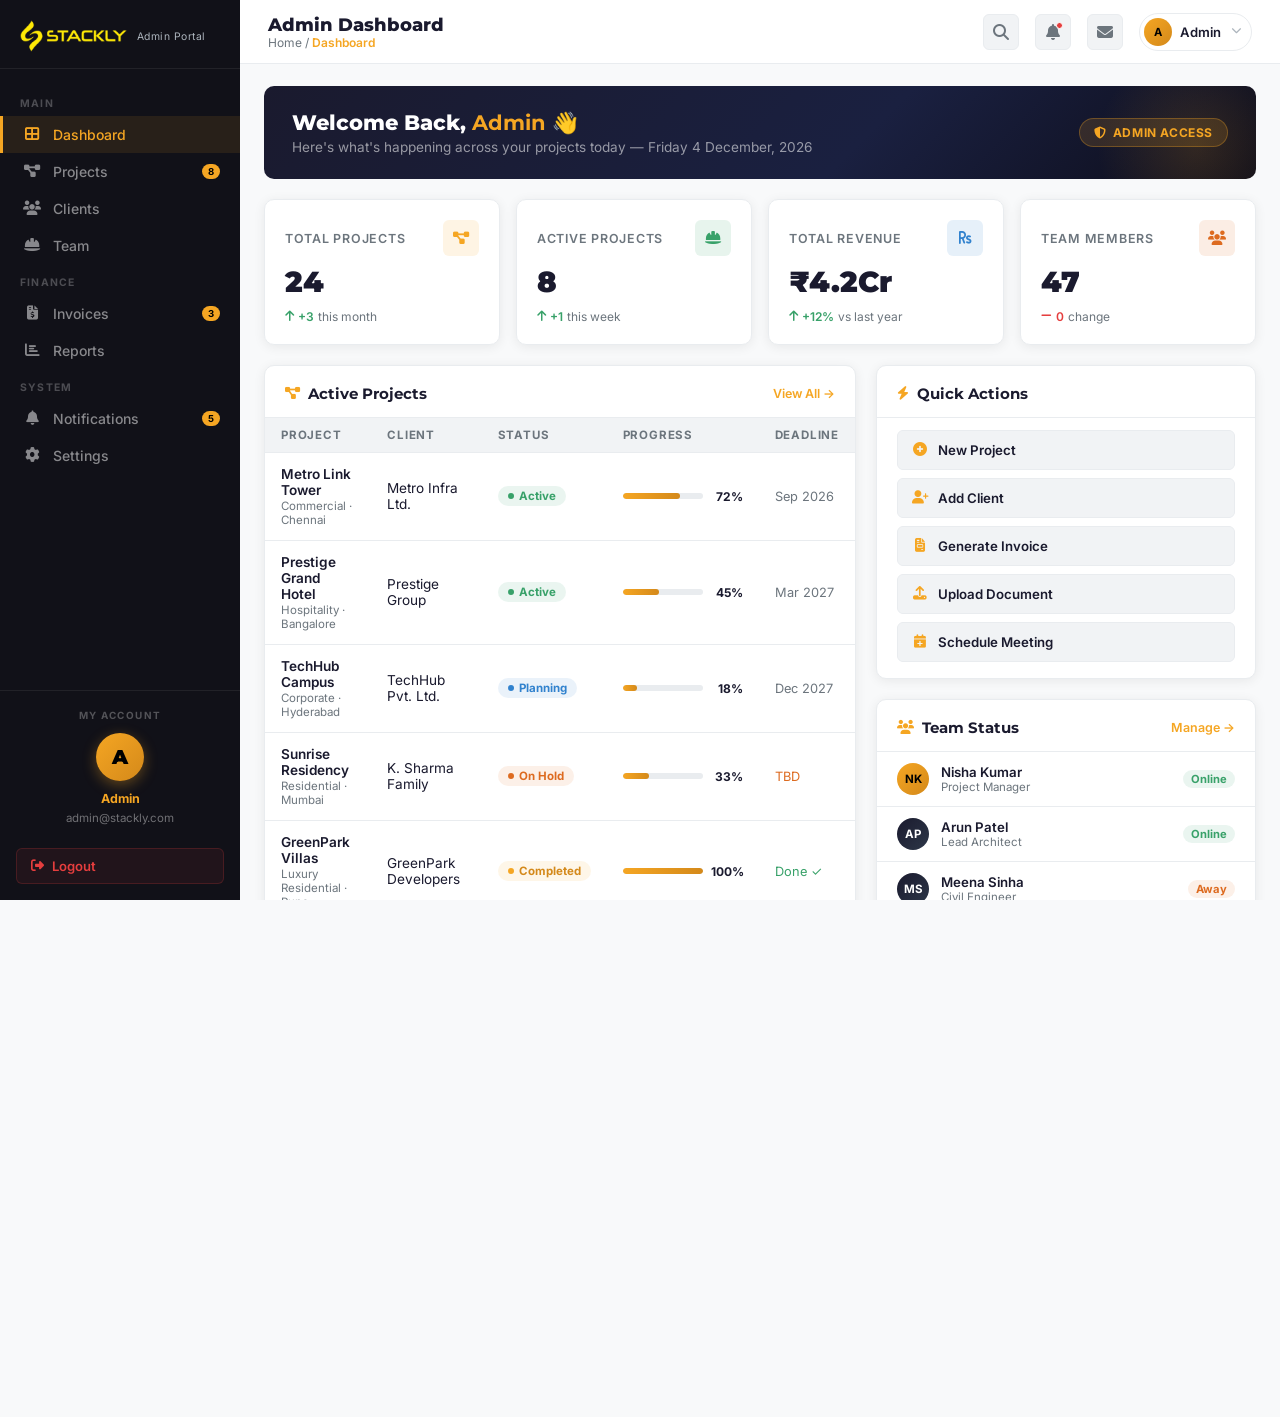
<file: admin-dashboard.html>
﻿<!DOCTYPE html>
<html lang="en">
<head>
  <meta charset="UTF-8">
  <meta name="viewport" content="width=device-width, initial-scale=1.0">
  <title>Admin Dashboard | STACKLY</title>
  <link rel="preconnect" href="https://fonts.googleapis.com">
  <link href="https://fonts.googleapis.com/css2?family=Montserrat:wght@400;500;600;700;800;900&family=Inter:wght@300;400;500;600;700&display=swap" rel="stylesheet">
  <link rel="stylesheet" href="https://cdnjs.cloudflare.com/ajax/libs/font-awesome/6.5.0/css/all.min.css">
  <style>
    *, *::before, *::after { box-sizing: border-box; margin: 0; padding: 0; }
    :root {
      --gold: #F5A623;
      --gold-dark: #D4891A;
      --dark: #0d0d0d;
      --charcoal: #1A1A2E;
      --sidebar-bg: #111118;
      --sidebar-width: 240px;
      --topbar-h: 64px;
      --white: #ffffff;
      --off-white: #F8F9FA;
      --gray-100: #f1f3f5;
      --gray-200: #e9ecef;
      --gray-400: #adb5bd;
      --gray-500: #6c757d;
      --gray-700: #495057;
      --green: #38a169;
      --blue: #3182ce;
      --orange: #dd6b20;
      --red: #e53e3e;
      --radius: 10px;
      --radius-sm: 6px;
      --shadow: 0 2px 12px rgba(0,0,0,0.07);
      --shadow-md: 0 4px 24px rgba(0,0,0,0.10);
    }
    html, body { height: 100%; font-family: 'Inter', sans-serif; background: var(--off-white); color: var(--charcoal); overflow-x: hidden; }

    /* ── SIDEBAR ─────────────────────────── */
    .sidebar {
      position: fixed;
      top: 0; left: 0;
      width: var(--sidebar-width);
      height: 100vh;
      background: var(--sidebar-bg);
      display: flex;
      flex-direction: column;
      z-index: 100;
      transition: transform 0.3s ease;
    }
    .sidebar-brand {
      display: flex;
      align-items: center;
      gap: 10px;
      padding: 20px 20px 16px;
      border-bottom: 1px solid rgba(255,255,255,0.07);
    }
    .brand-text { font-family: 'Montserrat', sans-serif; font-weight: 800; font-size: 1rem; color: var(--white); }
    .brand-sub { font-size: 0.65rem; color: var(--gray-400); font-weight: 400; letter-spacing: 0.05em; }

    .sidebar-nav { flex: 1; padding: 16px 0; overflow-y: auto; }
    .nav-section-label {
      font-size: 0.65rem;
      font-weight: 700;
      letter-spacing: 0.12em;
      text-transform: uppercase;
      color: rgba(255,255,255,0.25);
      padding: 12px 20px 6px;
    }
    .sidebar-link {
      display: flex;
      align-items: center;
      gap: 12px;
      padding: 10px 20px;
      color: rgba(255,255,255,0.5);
      text-decoration: none;
      font-size: 0.875rem;
      font-weight: 500;
      transition: background 0.2s, color 0.2s;
      border-left: 3px solid transparent;
      cursor: pointer;
    }
    .sidebar-link:hover { background: rgba(255,255,255,0.05); color: var(--white); }
    .sidebar-link.active {
      background: rgba(245,166,35,0.10);
      color: var(--gold);
      border-left-color: var(--gold);
    }
    .sidebar-link i { width: 18px; text-align: center; font-size: 0.9rem; }
    .sidebar-link .badge {
      margin-left: auto;
      background: var(--gold);
      color: #000;
      font-size: 0.6rem;
      font-weight: 700;
      padding: 2px 6px;
      border-radius: 20px;
    }
    .sidebar-footer {
      border-top: 1px solid rgba(255,255,255,0.07);
    }
    .my-account {
      display: flex;
      flex-direction: column;
      align-items: center;
      text-align: center;
      padding: 18px 20px 14px;
    }
    .my-account-label {
      font-size: 0.62rem;
      font-weight: 700;
      letter-spacing: 0.14em;
      text-transform: uppercase;
      color: rgba(255,255,255,0.28);
      margin-bottom: 12px;
      width: 100%;
    }
    .my-account-avatar {
      width: 48px; height: 48px;
      border-radius: 50%;
      background: linear-gradient(135deg, var(--gold), var(--gold-dark));
      display: flex; align-items: center; justify-content: center;
      font-family: 'Montserrat', sans-serif;
      font-weight: 900; font-size: 1.25rem;
      color: #000;
      margin-bottom: 10px;
      box-shadow: 0 4px 14px rgba(245,166,35,0.35);
    }
    .my-account-role {
      font-size: 0.78rem;
      font-weight: 700;
      color: var(--gold);
      text-transform: capitalize;
      margin-bottom: 4px;
    }
    .my-account-email {
      font-size: 0.72rem;
      color: rgba(255,255,255,0.4);
      word-break: break-all;
      line-height: 1.4;
      padding: 0 4px;
    }
    .user-avatar {
      width: 28px; height: 28px;
      border-radius: 50%;
      background: linear-gradient(135deg, var(--gold), var(--gold-dark));
      display: flex; align-items: center; justify-content: center;
      font-weight: 700; font-size: 0.7rem;
      color: #000;
      flex-shrink: 0;
    }

    /* ── MAIN LAYOUT ─────────────────────── */
    .main-wrapper {
      margin-left: var(--sidebar-width);
      min-height: 100vh;
      display: flex;
      flex-direction: column;
    }

    /* ── TOPBAR ──────────────────────────── */
    .topbar {
      height: var(--topbar-h);
      background: var(--white);
      border-bottom: 1px solid var(--gray-200);
      display: flex;
      align-items: center;
      justify-content: space-between;
      padding: 0 28px;
      position: sticky;
      top: 0;
      z-index: 50;
    }
    .topbar-left { display: flex; align-items: center; gap: 10px; }
    .topbar-title-group { display: flex; flex-direction: column; }
    .topbar-title { font-family: 'Montserrat', sans-serif; font-size: 1.1rem; font-weight: 800; color: var(--charcoal); }
    .topbar-breadcrumb { font-size: 0.75rem; color: var(--gray-500); }
    .topbar-breadcrumb span { color: var(--gold); font-weight: 600; }

    .topbar-right { display: flex; align-items: center; gap: 16px; }
    .topbar-icon-btn {
      width: 36px; height: 36px;
      border-radius: var(--radius-sm);
      background: var(--gray-100);
      border: 1px solid var(--gray-200);
      display: flex; align-items: center; justify-content: center;
      color: var(--gray-500);
      cursor: pointer;
      position: relative;
      transition: background 0.2s, color 0.2s;
      text-decoration: none;
    }
    .topbar-icon-btn:hover { background: rgba(245,166,35,0.1); color: var(--gold); border-color: rgba(245,166,35,0.3); }
    .notif-dot {
      position: absolute;
      top: 7px; right: 7px;
      width: 7px; height: 7px;
      background: var(--red);
      border-radius: 50%;
      border: 1.5px solid var(--white);
    }
    .topbar-profile {
      display: flex;
      align-items: center;
      gap: 8px;
      cursor: pointer;
      padding: 4px 10px 4px 4px;
      border-radius: 20px;
      border: 1px solid var(--gray-200);
      background: var(--white);
      transition: border-color 0.2s;
    }
    .topbar-profile:hover { border-color: var(--gold); }
    .topbar-profile .user-avatar { width: 28px; height: 28px; font-size: 0.7rem; }
    .topbar-profile-name { font-size: 0.82rem; font-weight: 600; color: var(--charcoal); }

    /* ── PAGE CONTENT ────────────────────── */
    .page-content { flex: 1; padding: 28px; }

    /* ── WELCOME BANNER ──────────────────── */
    .welcome-banner {
      background: linear-gradient(135deg, var(--charcoal) 0%, #1a2040 60%, #0d0d1a 100%);
      border-radius: var(--radius);
      padding: 24px 28px;
      display: flex;
      align-items: center;
      justify-content: space-between;
      margin-bottom: 24px;
      position: relative;
      overflow: hidden;
    }
    .welcome-banner::before {
      content: '';
      position: absolute;
      top: -40px; right: -40px;
      width: 200px; height: 200px;
      background: radial-gradient(circle, rgba(245,166,35,0.15) 0%, transparent 70%);
      border-radius: 50%;
    }
    .welcome-text h2 { font-family: 'Montserrat', sans-serif; font-size: 1.3rem; font-weight: 800; color: var(--white); margin-bottom: 4px; }
    .welcome-text p { font-size: 0.85rem; color: rgba(255,255,255,0.55); }
    .welcome-text strong { color: var(--gold); }
    .welcome-badge {
      background: rgba(245,166,35,0.15);
      border: 1px solid rgba(245,166,35,0.3);
      border-radius: 20px;
      padding: 6px 14px;
      font-size: 0.75rem;
      font-weight: 700;
      color: var(--gold);
      letter-spacing: 0.05em;
      text-transform: uppercase;
      display: flex;
      align-items: center;
      gap: 6px;
    }

    /* ── STATS GRID ──────────────────────── */
    .stats-grid {
      display: grid;
      grid-template-columns: repeat(4, 1fr);
      gap: 16px;
      margin-bottom: 24px;
    }
    .stat-card {
      background: var(--white);
      border-radius: var(--radius);
      padding: 20px;
      border: 1px solid var(--gray-200);
      box-shadow: var(--shadow);
      display: flex;
      flex-direction: column;
      gap: 12px;
      transition: transform 0.2s, box-shadow 0.2s;
    }
    .stat-card:hover { transform: translateY(-2px); box-shadow: var(--shadow-md); }
    .stat-header { display: flex; align-items: center; justify-content: space-between; }
    .stat-label { font-size: 0.78rem; font-weight: 600; color: var(--gray-500); text-transform: uppercase; letter-spacing: 0.06em; }
    .stat-icon {
      width: 36px; height: 36px;
      border-radius: var(--radius-sm);
      display: flex; align-items: center; justify-content: center;
      font-size: 0.9rem;
    }
    .stat-icon.gold { background: rgba(245,166,35,0.12); color: var(--gold); }
    .stat-icon.green { background: rgba(56,161,105,0.12); color: var(--green); }
    .stat-icon.blue { background: rgba(49,130,206,0.12); color: var(--blue); }
    .stat-icon.orange { background: rgba(221,107,32,0.12); color: var(--orange); }
    .stat-value { font-family: 'Montserrat', sans-serif; font-size: 1.8rem; font-weight: 900; color: var(--charcoal); line-height: 1; }
    .stat-change { display: flex; align-items: center; gap: 4px; font-size: 0.75rem; font-weight: 600; }
    .stat-change.up { color: var(--green); }
    .stat-change.down { color: var(--red); }
    .stat-change span { color: var(--gray-500); font-weight: 400; }

    /* ── TWO-COL GRID ────────────────────── */
    .two-col { display: grid; grid-template-columns: 1fr 380px; gap: 20px; margin-bottom: 24px; }
    .three-col { display: grid; grid-template-columns: repeat(3, 1fr); gap: 20px; margin-bottom: 24px; }

    /* ── CARD ────────────────────────────── */
    .card {
      background: var(--white);
      border-radius: var(--radius);
      border: 1px solid var(--gray-200);
      box-shadow: var(--shadow);
      overflow: hidden;
    }
    .card-header {
      padding: 18px 20px 14px;
      border-bottom: 1px solid var(--gray-200);
      display: flex;
      align-items: center;
      justify-content: space-between;
    }
    .card-title { font-family: 'Montserrat', sans-serif; font-size: 0.95rem; font-weight: 700; color: var(--charcoal); display: flex; align-items: center; gap: 8px; }
    .card-title i { color: var(--gold); font-size: 0.85rem; }
    .card-action { font-size: 0.78rem; color: var(--gold); font-weight: 600; text-decoration: none; cursor: pointer; }
    .card-action:hover { text-decoration: underline; }
    .card-body { padding: 20px; }

    /* ── PROJECTS TABLE ──────────────────── */
    .projects-table { width: 100%; border-collapse: collapse; }
    .projects-table th {
      text-align: left;
      font-size: 0.72rem;
      font-weight: 700;
      text-transform: uppercase;
      letter-spacing: 0.07em;
      color: var(--gray-500);
      padding: 10px 16px;
      border-bottom: 1px solid var(--gray-200);
      background: var(--gray-100);
    }
    .projects-table td {
      padding: 13px 16px;
      font-size: 0.85rem;
      color: var(--charcoal);
      border-bottom: 1px solid var(--gray-200);
      vertical-align: middle;
    }
    .projects-table tr:last-child td { border-bottom: none; }
    .projects-table tr:hover td { background: rgba(245,166,35,0.03); }
    .project-name-cell { font-weight: 600; color: var(--charcoal); }
    .project-name-cell small { display: block; font-size: 0.72rem; color: var(--gray-500); font-weight: 400; margin-top: 1px; }

    /* ── STATUS BADGE ────────────────────── */
    .status-badge {
      display: inline-flex;
      align-items: center;
      gap: 5px;
      padding: 3px 10px;
      border-radius: 20px;
      font-size: 0.72rem;
      font-weight: 700;
    }
    .status-badge::before { content: ''; width: 6px; height: 6px; border-radius: 50%; }
    .status-badge.active { background: rgba(56,161,105,0.1); color: var(--green); }
    .status-badge.active::before { background: var(--green); }
    .status-badge.planning { background: rgba(49,130,206,0.1); color: var(--blue); }
    .status-badge.planning::before { background: var(--blue); }
    .status-badge.on-hold { background: rgba(221,107,32,0.1); color: var(--orange); }
    .status-badge.on-hold::before { background: var(--orange); }
    .status-badge.completed { background: rgba(245,166,35,0.1); color: var(--gold-dark); }
    .status-badge.completed::before { background: var(--gold); }

    /* ── PROGRESS BAR ────────────────────── */
    .progress-wrap { display: flex; align-items: center; gap: 8px; }
    .progress-bar-track {
      flex: 1;
      height: 6px;
      background: var(--gray-200);
      border-radius: 3px;
      overflow: hidden;
      min-width: 80px;
    }
    .progress-bar-fill {
      height: 100%;
      border-radius: 3px;
      background: linear-gradient(90deg, var(--gold), var(--gold-dark));
    }
    .progress-pct { font-size: 0.75rem; font-weight: 700; color: var(--charcoal); width: 32px; text-align: right; }

    /* ── ACTIVITY FEED ───────────────────── */
    .activity-list { display: flex; flex-direction: column; gap: 0; }
    .activity-item {
      display: flex;
      gap: 12px;
      padding: 13px 20px;
      border-bottom: 1px solid var(--gray-200);
    }
    .activity-item:last-child { border-bottom: none; }
    .activity-dot {
      width: 32px; height: 32px;
      border-radius: 50%;
      display: flex; align-items: center; justify-content: center;
      font-size: 0.75rem;
      flex-shrink: 0;
      margin-top: 2px;
    }
    .activity-dot.gold { background: rgba(245,166,35,0.12); color: var(--gold); }
    .activity-dot.green { background: rgba(56,161,105,0.12); color: var(--green); }
    .activity-dot.blue { background: rgba(49,130,206,0.12); color: var(--blue); }
    .activity-dot.red { background: rgba(229,62,62,0.12); color: var(--red); }
    .activity-content { flex: 1; min-width: 0; }
    .activity-text { font-size: 0.83rem; color: var(--charcoal); line-height: 1.45; }
    .activity-text strong { color: var(--charcoal); font-weight: 600; }
    .activity-time { font-size: 0.72rem; color: var(--gray-400); margin-top: 2px; }

    /* ── QUICK ACTIONS ───────────────────── */
    .quick-actions { display: flex; flex-direction: column; gap: 8px; padding: 12px 20px 16px; }
    .quick-btn {
      display: flex;
      align-items: center;
      gap: 10px;
      padding: 11px 14px;
      border-radius: var(--radius-sm);
      background: var(--gray-100);
      border: 1px solid var(--gray-200);
      color: var(--charcoal);
      font-size: 0.83rem;
      font-weight: 600;
      cursor: pointer;
      text-decoration: none;
      transition: background 0.2s, border-color 0.2s, color 0.2s;
    }
    .quick-btn:hover { background: rgba(245,166,35,0.08); border-color: rgba(245,166,35,0.35); color: var(--gold-dark); }
    .quick-btn i { width: 16px; text-align: center; color: var(--gold); font-size: 0.85rem; }

    /* ── TEAM MINI CARDS ─────────────────── */
    .team-mini { display: flex; flex-direction: column; gap: 0; }
    .team-row {
      display: flex;
      align-items: center;
      gap: 12px;
      padding: 11px 20px;
      border-bottom: 1px solid var(--gray-200);
    }
    .team-row:last-child { border-bottom: none; }
    .team-avatar-sm {
      width: 32px; height: 32px;
      border-radius: 50%;
      background: linear-gradient(135deg, var(--charcoal), #2d3748);
      display: flex; align-items: center; justify-content: center;
      font-size: 0.72rem;
      font-weight: 700;
      color: var(--white);
      flex-shrink: 0;
    }
    .team-avatar-sm.gold { background: linear-gradient(135deg, var(--gold), var(--gold-dark)); color: #000; }
    .team-info { flex: 1; min-width: 0; }
    .team-member-name { font-size: 0.83rem; font-weight: 600; color: var(--charcoal); }
    .team-member-role { font-size: 0.72rem; color: var(--gray-500); }
    .team-status {
      font-size: 0.7rem;
      font-weight: 700;
      padding: 2px 8px;
      border-radius: 20px;
    }
    .team-status.online { background: rgba(56,161,105,0.1); color: var(--green); }
    .team-status.away { background: rgba(221,107,32,0.1); color: var(--orange); }
    .team-status.offline { background: var(--gray-100); color: var(--gray-400); }

    /* ── CHART PLACEHOLDER ───────────────── */
    .chart-placeholder {
      height: 160px;
      background: linear-gradient(135deg, var(--gray-100) 0%, var(--white) 100%);
      border-radius: var(--radius-sm);
      display: flex;
      align-items: flex-end;
      justify-content: space-around;
      padding: 16px 12px 0;
      gap: 6px;
    }
    .chart-bar {
      flex: 1;
      border-radius: 4px 4px 0 0;
      background: linear-gradient(180deg, var(--gold) 0%, var(--gold-dark) 100%);
      opacity: 0.7;
      transition: opacity 0.2s;
      position: relative;
    }
    .chart-bar:hover { opacity: 1; }
    .chart-bar.muted { background: var(--gray-200); opacity: 1; }
    .chart-labels { display: flex; justify-content: space-around; padding: 6px 12px 0; }
    .chart-label { font-size: 0.65rem; color: var(--gray-400); text-align: center; flex: 1; }

    /* ── LOGOUT BTN ──────────────────────── */
    .logout-btn {
      display: flex;
      align-items: center;
      gap: 8px;
      padding: 9px 14px;
      border-radius: var(--radius-sm);
      background: rgba(229,62,62,0.08);
      border: 1px solid rgba(229,62,62,0.2);
      color: var(--red);
      font-size: 0.82rem;
      font-weight: 600;
      cursor: pointer;
      text-decoration: none;
      transition: background 0.2s;
      width: 100%;
      margin-top: 8px;
    }
    .logout-btn:hover { background: rgba(229,62,62,0.15); }
    .logout-btn i { font-size: 0.82rem; }

    /* ── SIDEBAR OVERLAY ─────────────────── */
    .sidebar-overlay {
      display: none;
      position: fixed;
      inset: 0;
      background: rgba(0,0,0,0.55);
      z-index: 99;
    }
    .sidebar-overlay.active { display: block; }

    /* ── SIDEBAR CLOSE BTN ──────────────── */
    .sidebar-close-btn {
      display: none;
      align-items: center;
      justify-content: center;
      width: 30px; height: 30px;
      border-radius: 50%;
      background: rgba(255,255,255,0.07);
      border: 1px solid rgba(255,255,255,0.12);
      color: rgba(255,255,255,0.55);
      font-size: 0.85rem;
      cursor: pointer;
      margin-left: auto;
      flex-shrink: 0;
      transition: background 0.2s, color 0.2s, transform 0.2s;
    }
    .sidebar-close-btn:hover { background: rgba(229,62,62,0.22); color: #fc8181; transform: scale(1.1) rotate(90deg); }
    @media (max-width: 768px) { .sidebar-close-btn { display: flex; } }

    /* ── MENU TOGGLE (mobile only) ────────── */
    .menu-toggle-btn {
      display: none;
      align-items: center;
      justify-content: center;
      width: 34px; height: 34px;
      border-radius: var(--radius-sm);
      background: var(--gray-100);
      border: 1px solid var(--gray-200);
      color: var(--gray-700);
      cursor: pointer;
      flex-shrink: 0;
      font-size: 0.88rem;
      transition: background 0.2s, color 0.2s;
    }
    .menu-toggle-btn:hover { background: rgba(245,166,35,0.1); color: var(--gold); border-color: rgba(245,166,35,0.3); }

    /* ── TABLE SCROLL WRAPPER ─────────────── */
    .table-scroll { overflow-x: auto; -webkit-overflow-scrolling: touch; }
    .table-scroll table { min-width: 580px; }

    /* ── RESPONSIVE ──────────────────────── */
    @media (max-width: 1100px) {
      .two-col { grid-template-columns: 1fr; }
      .stats-grid { grid-template-columns: repeat(2, 1fr); }
    }
    @media (max-width: 768px) {
      .sidebar {
        width: 260px;
        transform: translateX(-100%);
        transition: transform 0.28s ease;
        z-index: 200;
      }
      .sidebar.open { transform: translateX(0); }
      .main-wrapper { margin-left: 0 !important; }
      .topbar { padding: 0 14px; }
      .topbar-left { gap: 8px; }
      .topbar-right { gap: 8px; }
      .topbar-profile-name { display: none; }
      .topbar-breadcrumb { display: none; }
      .topbar-title { font-size: 0.92rem; }
      .topbar-icon-btn { width: 32px; height: 32px; }
      .topbar-profile { padding: 3px 8px 3px 3px; }
      .menu-toggle-btn { display: flex; }
      .page-content { padding: 14px; }
      .stats-grid { grid-template-columns: 1fr 1fr; gap: 12px; }
      .two-col { grid-template-columns: 1fr; }
      .three-col { grid-template-columns: 1fr; }
      .welcome-banner { flex-direction: column; align-items: flex-start; gap: 12px; padding: 16px 18px; }
      .welcome-badge { font-size: 0.7rem; padding: 5px 12px; align-self: flex-start; }
      .stat-card { padding: 16px; }
      .stat-value { font-size: 1.5rem; }
    }
    @media (max-width: 480px) {
      .stats-grid { gap: 10px; }
      .stat-value { font-size: 1.25rem; }
      .stat-label { font-size: 0.7rem; }
      .page-content { padding: 10px; }
      .welcome-text h2 { font-size: 1.05rem; }
      .topbar-icon-btn.hide-xs { display: none; }
    }

    /* ════════════════════════════════════════════════
       LOGO COLOR, ANIMATIONS & HOVER ENHANCEMENTS
       ════════════════════════════════════════════════ */

    /* Logo → brand gold */
    .sidebar-brand .brand-img {
      filter: brightness(0) saturate(100%) invert(70%) sepia(88%) saturate(700%) hue-rotate(356deg) brightness(120%);
      transition: filter 0.3s ease, opacity 0.2s;
    }
    .sidebar-brand .brand-img:hover { opacity: 0.82; }

    /* Page entry animations */
    @keyframes dashFadeUp { from{opacity:0;transform:translateY(16px)} to{opacity:1;transform:translateY(0)} }
    .welcome-banner     { animation: dashFadeUp 0.4s ease 0.04s both; }
    .stats-grid .stat-card:nth-child(1) { animation: dashFadeUp 0.38s ease 0.10s both; }
    .stats-grid .stat-card:nth-child(2) { animation: dashFadeUp 0.38s ease 0.16s both; }
    .stats-grid .stat-card:nth-child(3) { animation: dashFadeUp 0.38s ease 0.22s both; }
    .stats-grid .stat-card:nth-child(4) { animation: dashFadeUp 0.38s ease 0.28s both; }

    /* Spacing tightening */
    .page-content { padding: 22px 24px; }
    .welcome-banner { margin-bottom: 20px; }
    .stats-grid { margin-bottom: 20px; }
    .two-col { margin-bottom: 20px; }
    @media (max-width:768px) { .page-content { padding: 12px 14px; } }

    /* Stat cards — lift + gold glow */
    .stat-card { transition: transform 0.25s ease, box-shadow 0.25s ease, border-color 0.25s ease; }
    .stat-card:hover { transform: translateY(-6px); box-shadow: 0 12px 36px rgba(245,166,35,0.14); border-color: rgba(245,166,35,0.22); }
    .stat-icon { transition: transform 0.25s ease; }
    .stat-card:hover .stat-icon { transform: scale(1.15) rotate(-6deg); }

    /* Sidebar links — indent + icon scale */
    .sidebar-link { transition: background 0.22s, color 0.22s, padding-left 0.22s; }
    .sidebar-link:hover { background: rgba(255,255,255,0.07); color: var(--white); padding-left: 24px; }
    .sidebar-link i { transition: transform 0.22s; }
    .sidebar-link:hover i { transform: scale(1.15); }

    /* Cards */
    .card { transition: box-shadow 0.25s ease, border-color 0.25s ease; }
    .card:hover { box-shadow: 0 8px 32px rgba(0,0,0,0.12); border-color: rgba(245,166,35,0.2); }

    /* Quick action buttons — slide right */
    .quick-btn { transition: background 0.2s, border-color 0.2s, color 0.2s, transform 0.2s; }
    .quick-btn:hover { background: rgba(245,166,35,0.1); border-color: rgba(245,166,35,0.4); color: var(--gold-dark); transform: translateX(6px); }
    .quick-btn i { transition: transform 0.2s; }
    .quick-btn:hover i { transform: scale(1.2); }

    /* Topbar */
    .topbar-icon-btn { transition: background 0.2s, color 0.2s, border-color 0.2s, transform 0.18s; }
    .topbar-icon-btn:hover { transform: scale(1.1); }
    .topbar-profile { transition: border-color 0.2s, box-shadow 0.2s; }
    .topbar-profile:hover { border-color: var(--gold); box-shadow: 0 2px 14px rgba(245,166,35,0.16); }

    /* Chart bars */
    .chart-bar { transition: opacity 0.2s, box-shadow 0.2s; cursor: pointer; }
    .chart-bar:not(.muted):hover { opacity: 1; box-shadow: 0 -4px 16px rgba(245,166,35,0.35); }

    /* Logout */
    .logout-btn { transition: background 0.2s, transform 0.2s, box-shadow 0.2s; }
    .logout-btn:hover { background: rgba(229,62,62,0.18); transform: translateY(-2px); box-shadow: 0 4px 14px rgba(229,62,62,0.2); }

    /* Row / item hover */
    .activity-item { transition: background 0.18s; }
    .activity-item:hover { background: rgba(245,166,35,0.04); }
    .team-row { transition: background 0.18s; }
    .team-row:hover { background: rgba(245,166,35,0.04); }
    .projects-table td { transition: background 0.18s; }
    .status-badge { transition: transform 0.15s; }
    .status-badge:hover { transform: scale(1.06); }
    .menu-toggle-btn { transition: background 0.2s, color 0.2s, border-color 0.2s, transform 0.2s; }
    .menu-toggle-btn:hover { transform: scale(1.06); }

    /* Badge pulse */
    @keyframes badgePulse { 0%,100%{transform:scale(1)} 50%{transform:scale(1.15)} }
    .sidebar-link .badge { animation: badgePulse 2.8s ease-in-out infinite; }

    /* Welcome banner shimmer sweep */
    .welcome-banner { overflow: hidden; }
    .welcome-banner::after {
      content: ''; position: absolute; top: 0; left: -60%; width: 40%; height: 100%;
      background: linear-gradient(90deg,transparent,rgba(255,255,255,0.04),transparent);
      animation: wbShimmer 5s ease-in-out infinite; pointer-events: none;
    }
    @keyframes wbShimmer { from{left:-60%} to{left:120%} }
  </style>
</head>
<body>

  <!-- ═══════════════════ SIDEBAR ═══════════════════ -->
  <aside class="sidebar">
    <div class="sidebar-brand">
      <img src="images/Stackly logo.webp" alt="STACKLY" class="brand-img" style="height:32px;width:auto;">
      <div class="brand-sub">Admin Portal</div>
      <button class="sidebar-close-btn" id="sidebarCloseBtn" aria-label="Close sidebar">
        <i class="fas fa-times"></i>
      </button>
    </div>

    <nav class="sidebar-nav">
      <div class="nav-section-label">Main</div>
      <a class="sidebar-link active" href="admin-dashboard.html">
        <i class="fas fa-th-large"></i> Dashboard
      </a>
      <a class="sidebar-link" href="#">
        <i class="fas fa-project-diagram"></i> Projects
        <span class="badge">8</span>
      </a>
      <a class="sidebar-link" href="#">
        <i class="fas fa-users"></i> Clients
      </a>
      <a class="sidebar-link" href="#">
        <i class="fas fa-hard-hat"></i> Team
      </a>

      <div class="nav-section-label">Finance</div>
      <a class="sidebar-link" href="#">
        <i class="fas fa-file-invoice-dollar"></i> Invoices
        <span class="badge">3</span>
      </a>
      <a class="sidebar-link" href="#">
        <i class="fas fa-chart-bar"></i> Reports
      </a>

      <div class="nav-section-label">System</div>
      <a class="sidebar-link" href="#">
        <i class="fas fa-bell"></i> Notifications
        <span class="badge">5</span>
      </a>
      <a class="sidebar-link" href="#">
        <i class="fas fa-cog"></i> Settings
      </a>
    </nav>

    <div class="sidebar-footer">
      <div class="my-account">
        <div class="my-account-label">My Account</div>
        <div class="my-account-avatar" id="sidebarAvatar">A</div>
        <div class="my-account-role" id="sidebarRole">Admin</div>
        <div class="my-account-email" id="sidebarEmail">admin@stackly.com</div>
      </div>
      <div style="padding:0 16px 16px;">
        <a href="login.html" class="logout-btn">
          <i class="fas fa-sign-out-alt"></i> Logout
        </a>
      </div>
    </div>
  </aside>
  <div class="sidebar-overlay" id="sidebarOverlay"></div>

  <!-- ═══════════════════ MAIN ═══════════════════ -->
  <div class="main-wrapper">

    <!-- TOPBAR -->
    <header class="topbar">
      <div class="topbar-left">
        <button class="menu-toggle-btn" id="menuToggleBtn" aria-label="Toggle sidebar">
          <i class="fas fa-bars"></i>
        </button>
        <div class="topbar-title-group">
          <div class="topbar-title">Admin Dashboard</div>
          <div class="topbar-breadcrumb">Home / <span>Dashboard</span></div>
        </div>
      </div>
      <div class="topbar-right">
        <a href="#" class="topbar-icon-btn hide-xs" title="Search">
          <i class="fas fa-search"></i>
        </a>
        <a href="#" class="topbar-icon-btn" title="Notifications">
          <i class="fas fa-bell"></i>
          <span class="notif-dot"></span>
        </a>
        <a href="#" class="topbar-icon-btn hide-xs" title="Messages">
          <i class="fas fa-envelope"></i>
        </a>
        <div class="topbar-profile">
          <div class="user-avatar" id="topbarAvatar">A</div>
          <span class="topbar-profile-name" id="topbarName">admin@stackly.com</span>
          <i class="fas fa-chevron-down" style="font-size:0.65rem;color:#adb5bd;margin-left:2px;"></i>
        </div>
      </div>
    </header>

    <!-- PAGE CONTENT -->
    <main class="page-content">

      <!-- Welcome Banner -->
      <div class="welcome-banner">
        <div class="welcome-text">
          <h2 id="welcomeMsg">Welcome Back 👋</h2>
          <p id="welcomeSub">Here's what's happening across your projects today</p>
        </div>
        <div class="welcome-badge">
          <i class="fas fa-shield-alt"></i> Admin Access
        </div>
      </div>

      <!-- Stats Row -->
      <div class="stats-grid">
        <div class="stat-card">
          <div class="stat-header">
            <div class="stat-label">Total Projects</div>
            <div class="stat-icon gold"><i class="fas fa-project-diagram"></i></div>
          </div>
          <div class="stat-value">24</div>
          <div class="stat-change up"><i class="fas fa-arrow-up"></i> +3 <span>this month</span></div>
        </div>
        <div class="stat-card">
          <div class="stat-header">
            <div class="stat-label">Active Projects</div>
            <div class="stat-icon green"><i class="fas fa-hard-hat"></i></div>
          </div>
          <div class="stat-value">8</div>
          <div class="stat-change up"><i class="fas fa-arrow-up"></i> +1 <span>this week</span></div>
        </div>
        <div class="stat-card">
          <div class="stat-header">
            <div class="stat-label">Total Revenue</div>
            <div class="stat-icon blue"><i class="fas fa-rupee-sign"></i></div>
          </div>
          <div class="stat-value">₹4.2Cr</div>
          <div class="stat-change up"><i class="fas fa-arrow-up"></i> +12% <span>vs last year</span></div>
        </div>
        <div class="stat-card">
          <div class="stat-header">
            <div class="stat-label">Team Members</div>
            <div class="stat-icon orange"><i class="fas fa-users"></i></div>
          </div>
          <div class="stat-value">47</div>
          <div class="stat-change down"><i class="fas fa-minus"></i> 0 <span>change</span></div>
        </div>
      </div>

      <!-- Projects Table + Quick Actions -->
      <div class="two-col">

        <!-- Projects Table -->
        <div class="card">
          <div class="card-header">
            <div class="card-title"><i class="fas fa-project-diagram"></i> Active Projects</div>
            <a href="#" class="card-action">View All →</a>
          </div>
          <div class="table-scroll">
          <table class="projects-table">
            <thead>
              <tr>
                <th>Project</th>
                <th>Client</th>
                <th>Status</th>
                <th>Progress</th>
                <th>Deadline</th>
              </tr>
            </thead>
            <tbody>
              <tr>
                <td>
                  <div class="project-name-cell">
                    Metro Link Tower
                    <small>Commercial · Chennai</small>
                  </div>
                </td>
                <td>Metro Infra Ltd.</td>
                <td><span class="status-badge active">Active</span></td>
                <td>
                  <div class="progress-wrap">
                    <div class="progress-bar-track"><div class="progress-bar-fill" style="width:72%"></div></div>
                    <div class="progress-pct">72%</div>
                  </div>
                </td>
                <td style="color:var(--gray-500);font-size:0.8rem;">Sep 2026</td>
              </tr>
              <tr>
                <td>
                  <div class="project-name-cell">
                    Prestige Grand Hotel
                    <small>Hospitality · Bangalore</small>
                  </div>
                </td>
                <td>Prestige Group</td>
                <td><span class="status-badge active">Active</span></td>
                <td>
                  <div class="progress-wrap">
                    <div class="progress-bar-track"><div class="progress-bar-fill" style="width:45%"></div></div>
                    <div class="progress-pct">45%</div>
                  </div>
                </td>
                <td style="color:var(--gray-500);font-size:0.8rem;">Mar 2027</td>
              </tr>
              <tr>
                <td>
                  <div class="project-name-cell">
                    TechHub Campus
                    <small>Corporate · Hyderabad</small>
                  </div>
                </td>
                <td>TechHub Pvt. Ltd.</td>
                <td><span class="status-badge planning">Planning</span></td>
                <td>
                  <div class="progress-wrap">
                    <div class="progress-bar-track"><div class="progress-bar-fill" style="width:18%"></div></div>
                    <div class="progress-pct">18%</div>
                  </div>
                </td>
                <td style="color:var(--gray-500);font-size:0.8rem;">Dec 2027</td>
              </tr>
              <tr>
                <td>
                  <div class="project-name-cell">
                    Sunrise Residency
                    <small>Residential · Mumbai</small>
                  </div>
                </td>
                <td>K. Sharma Family</td>
                <td><span class="status-badge on-hold">On Hold</span></td>
                <td>
                  <div class="progress-wrap">
                    <div class="progress-bar-track"><div class="progress-bar-fill" style="width:33%"></div></div>
                    <div class="progress-pct">33%</div>
                  </div>
                </td>
                <td style="color:var(--orange);font-size:0.8rem;">TBD</td>
              </tr>
              <tr>
                <td>
                  <div class="project-name-cell">
                    GreenPark Villas
                    <small>Luxury Residential · Pune</small>
                  </div>
                </td>
                <td>GreenPark Developers</td>
                <td><span class="status-badge completed">Completed</span></td>
                <td>
                  <div class="progress-wrap">
                    <div class="progress-bar-track"><div class="progress-bar-fill" style="width:100%"></div></div>
                    <div class="progress-pct">100%</div>
                  </div>
                </td>
                <td style="color:var(--green);font-size:0.8rem;">Done ✓</td>
              </tr>
            </tbody>
          </table>
          </div>
        </div>

        <!-- Right Column -->
        <div style="display:flex;flex-direction:column;gap:20px;">

          <!-- Quick Actions -->
          <div class="card">
            <div class="card-header">
              <div class="card-title"><i class="fas fa-bolt"></i> Quick Actions</div>
            </div>
            <div class="quick-actions">
              <a href="#" class="quick-btn"><i class="fas fa-plus-circle"></i> New Project</a>
              <a href="#" class="quick-btn"><i class="fas fa-user-plus"></i> Add Client</a>
              <a href="#" class="quick-btn"><i class="fas fa-file-invoice"></i> Generate Invoice</a>
              <a href="#" class="quick-btn"><i class="fas fa-upload"></i> Upload Document</a>
              <a href="#" class="quick-btn"><i class="fas fa-calendar-plus"></i> Schedule Meeting</a>
            </div>
          </div>

          <!-- Team Online -->
          <div class="card">
            <div class="card-header">
              <div class="card-title"><i class="fas fa-users"></i> Team Status</div>
              <a href="#" class="card-action">Manage →</a>
            </div>
            <div class="team-mini">
              <div class="team-row">
                <div class="team-avatar-sm gold">NK</div>
                <div class="team-info">
                  <div class="team-member-name">Nisha Kumar</div>
                  <div class="team-member-role">Project Manager</div>
                </div>
                <span class="team-status online">Online</span>
              </div>
              <div class="team-row">
                <div class="team-avatar-sm">AP</div>
                <div class="team-info">
                  <div class="team-member-name">Arun Patel</div>
                  <div class="team-member-role">Lead Architect</div>
                </div>
                <span class="team-status online">Online</span>
              </div>
              <div class="team-row">
                <div class="team-avatar-sm">MS</div>
                <div class="team-info">
                  <div class="team-member-name">Meena Sinha</div>
                  <div class="team-member-role">Civil Engineer</div>
                </div>
                <span class="team-status away">Away</span>
              </div>
              <div class="team-row">
                <div class="team-avatar-sm">VR</div>
                <div class="team-info">
                  <div class="team-member-name">Vikram Rao</div>
                  <div class="team-member-role">Site Supervisor</div>
                </div>
                <span class="team-status offline">Offline</span>
              </div>
            </div>
          </div>

        </div>
      </div>

      <!-- Revenue Chart + Activity -->
      <div class="two-col">

        <!-- Revenue Chart -->
        <div class="card">
          <div class="card-header">
            <div class="card-title"><i class="fas fa-chart-bar"></i> Monthly Revenue (2026)</div>
            <a href="#" class="card-action">Full Report →</a>
          </div>
          <div class="card-body">
            <div class="chart-placeholder">
              <div class="chart-bar" style="height:55%"></div>
              <div class="chart-bar" style="height:70%"></div>
              <div class="chart-bar" style="height:48%"></div>
              <div class="chart-bar" style="height:82%"></div>
              <div class="chart-bar" style="height:65%"></div>
              <div class="chart-bar" style="height:90%"></div>
              <div class="chart-bar muted" style="height:30%"></div>
              <div class="chart-bar muted" style="height:30%"></div>
              <div class="chart-bar muted" style="height:30%"></div>
              <div class="chart-bar muted" style="height:30%"></div>
              <div class="chart-bar muted" style="height:30%"></div>
              <div class="chart-bar muted" style="height:30%"></div>
            </div>
            <div class="chart-labels">
              <div class="chart-label">Jan</div>
              <div class="chart-label">Feb</div>
              <div class="chart-label">Mar</div>
              <div class="chart-label">Apr</div>
              <div class="chart-label">May</div>
              <div class="chart-label">Jun</div>
              <div class="chart-label">Jul</div>
              <div class="chart-label">Aug</div>
              <div class="chart-label">Sep</div>
              <div class="chart-label">Oct</div>
              <div class="chart-label">Nov</div>
              <div class="chart-label">Dec</div>
            </div>
          </div>
        </div>

        <!-- Activity Feed -->
        <div class="card">
          <div class="card-header">
            <div class="card-title"><i class="fas fa-stream"></i> Recent Activity</div>
            <a href="#" class="card-action">See All →</a>
          </div>
          <div class="activity-list">
            <div class="activity-item">
              <div class="activity-dot green"><i class="fas fa-check"></i></div>
              <div class="activity-content">
                <div class="activity-text"><strong>GreenPark Villas</strong> marked as completed</div>
                <div class="activity-time">2 hours ago · Nisha Kumar</div>
              </div>
            </div>
            <div class="activity-item">
              <div class="activity-dot gold"><i class="fas fa-file-invoice"></i></div>
              <div class="activity-content">
                <div class="activity-text">Invoice #INV-2026-048 sent to <strong>Prestige Group</strong></div>
                <div class="activity-time">5 hours ago · Finance Dept.</div>
              </div>
            </div>
            <div class="activity-item">
              <div class="activity-dot blue"><i class="fas fa-user-plus"></i></div>
              <div class="activity-content">
                <div class="activity-text">New client <strong>TechHub Pvt. Ltd.</strong> onboarded</div>
                <div class="activity-time">Yesterday · Arjun Reddy</div>
              </div>
            </div>
            <div class="activity-item">
              <div class="activity-dot gold"><i class="fas fa-upload"></i></div>
              <div class="activity-content">
                <div class="activity-text">Site plan v3 uploaded for <strong>Metro Link Tower</strong></div>
                <div class="activity-time">Yesterday · Arun Patel</div>
              </div>
            </div>
            <div class="activity-item">
              <div class="activity-dot red"><i class="fas fa-exclamation"></i></div>
              <div class="activity-content">
                <div class="activity-text"><strong>Sunrise Residency</strong> put on hold — permit delay</div>
                <div class="activity-time">2 days ago · System</div>
              </div>
            </div>
          </div>
        </div>

      </div>

    </main>
  </div>

  <script>
    (function() {
      /* ── Session data ── */
      const role      = sessionStorage.getItem('stackly_role')  || 'admin';
      const email     = sessionStorage.getItem('stackly_email') || 'admin@stackly.com';
      const roleLabel = role.charAt(0).toUpperCase() + role.slice(1);

      function getDisplayName(addr) {
        const first = addr.split('@')[0].split(/[._\-+]/)[0].replace(/\d+/g, '');
        return first ? first.charAt(0).toUpperCase() + first.slice(1).toLowerCase() : 'User';
      }
      function getGreeting() {
        return 'Welcome Back';
      }
      const displayName = getDisplayName(email);
      const nameInit    = displayName.charAt(0);

      document.getElementById('sidebarAvatar').textContent = nameInit;
      document.getElementById('sidebarRole').textContent   = roleLabel;
      document.getElementById('sidebarEmail').textContent  = email;
      document.getElementById('topbarAvatar').textContent  = nameInit;
      document.getElementById('topbarName').textContent    = displayName;

      const wMsg = document.getElementById('welcomeMsg');
      const wSub = document.getElementById('welcomeSub');
      if (wMsg) wMsg.innerHTML = getGreeting() + ', <strong>' + displayName + '</strong> 👋';
      if (wSub) {
        const d = new Date();
        wSub.textContent = "Here's what's happening across your projects today — " +
          d.toLocaleDateString('en-IN', { weekday: 'long', day: 'numeric', month: 'long', year: 'numeric' });
      }

      /* ── Mobile sidebar toggle ── */
      const toggleBtn = document.getElementById('menuToggleBtn');
      const sidebar   = document.querySelector('.sidebar');
      const overlay   = document.getElementById('sidebarOverlay');

      function openSidebar() {
        sidebar.classList.add('open');
        overlay.classList.add('active');
        document.body.style.overflow = 'hidden';
      }
      function closeSidebar() {
        sidebar.classList.remove('open');
        overlay.classList.remove('active');
        document.body.style.overflow = '';
      }

      toggleBtn?.addEventListener('click', () => {
        sidebar.classList.contains('open') ? closeSidebar() : openSidebar();
      });
      overlay?.addEventListener('click', closeSidebar);
      document.getElementById('sidebarCloseBtn')?.addEventListener('click', closeSidebar);

      /* Close sidebar when a nav link is clicked on mobile */
      document.querySelectorAll('.sidebar-link').forEach(link => {
        link.addEventListener('click', () => {
          if (window.innerWidth <= 768) closeSidebar();
        });
      });
    })();
  </script>
</body>
</html>
</file>
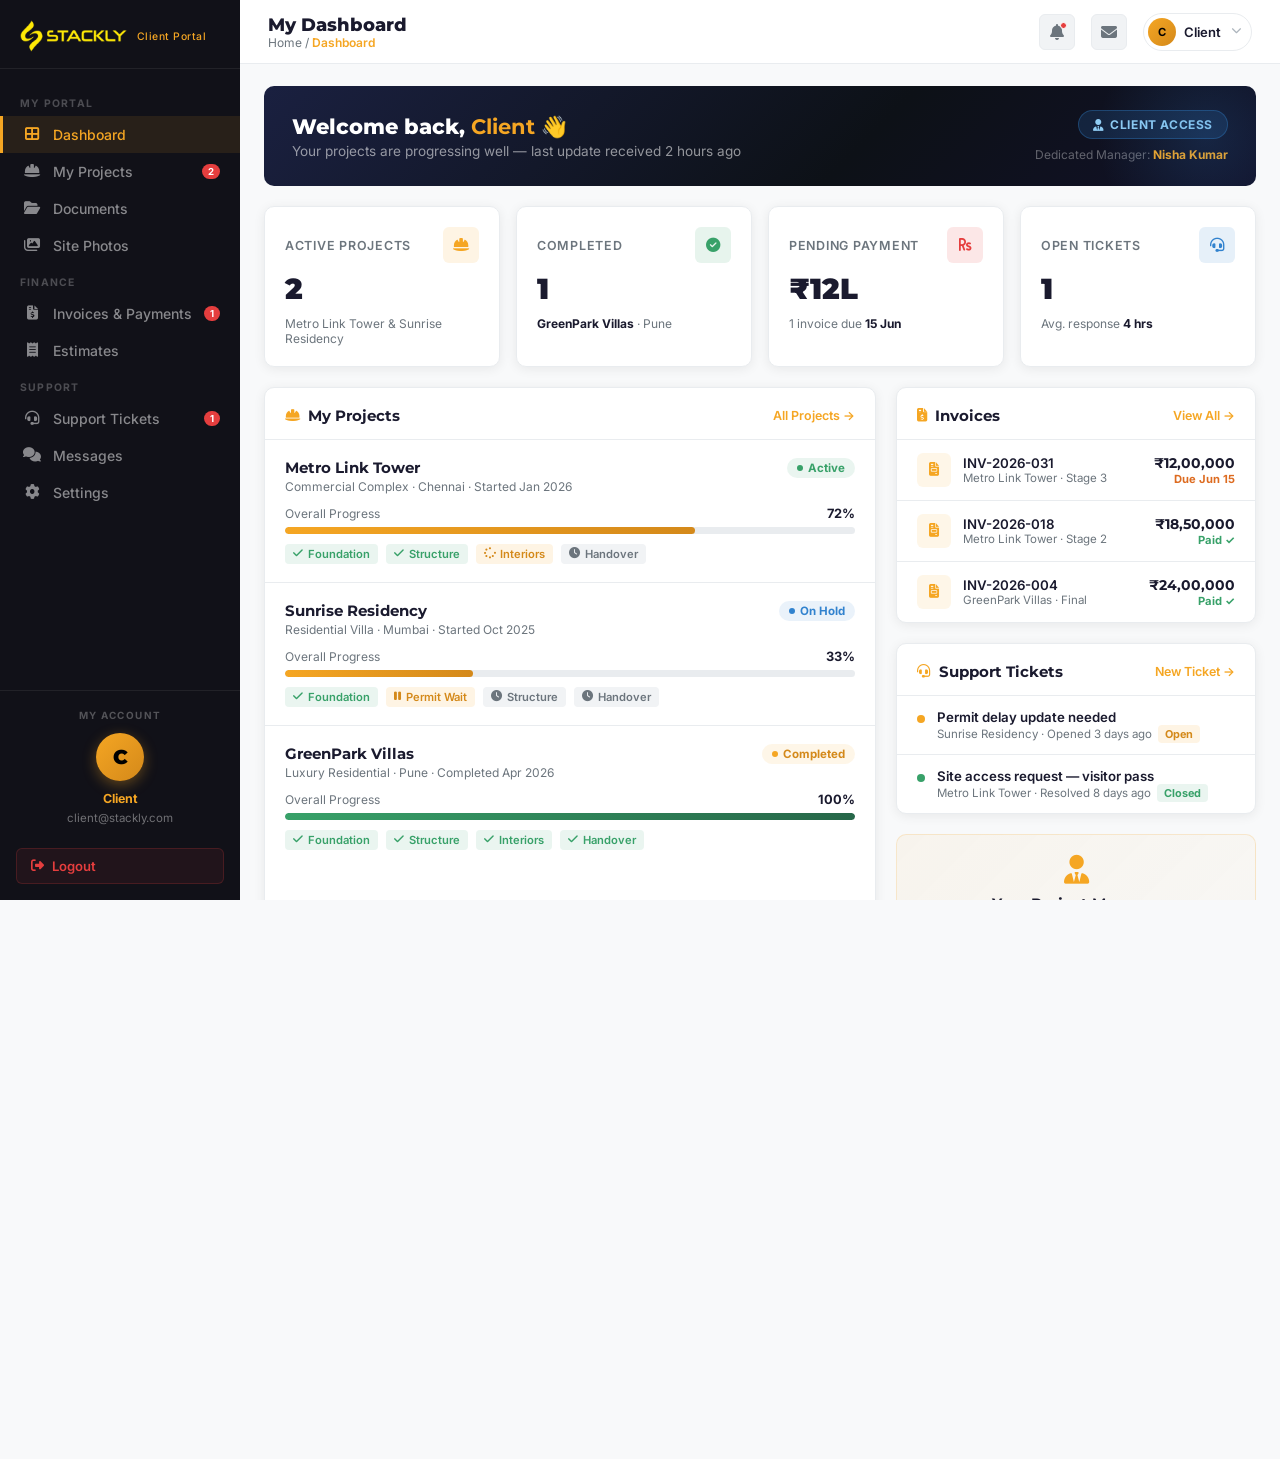
<file: client-dashboard.html>
﻿<!DOCTYPE html>
<html lang="en">
<head>
  <meta charset="UTF-8">
  <meta name="viewport" content="width=device-width, initial-scale=1.0">
  <title>Client Dashboard | STACKLY</title>
  <link rel="preconnect" href="https://fonts.googleapis.com">
  <link href="https://fonts.googleapis.com/css2?family=Montserrat:wght@400;500;600;700;800;900&family=Inter:wght@300;400;500;600;700&display=swap" rel="stylesheet">
  <link rel="stylesheet" href="https://cdnjs.cloudflare.com/ajax/libs/font-awesome/6.5.0/css/all.min.css">
  <style>
    *, *::before, *::after { box-sizing: border-box; margin: 0; padding: 0; }
    :root {
      --gold: #F5A623;
      --gold-dark: #D4891A;
      --dark: #0d0d0d;
      --charcoal: #1A1A2E;
      --sidebar-bg: #111118;
      --sidebar-width: 240px;
      --topbar-h: 64px;
      --white: #ffffff;
      --off-white: #F8F9FA;
      --gray-100: #f1f3f5;
      --gray-200: #e9ecef;
      --gray-400: #adb5bd;
      --gray-500: #6c757d;
      --gray-700: #495057;
      --green: #38a169;
      --blue: #3182ce;
      --orange: #dd6b20;
      --red: #e53e3e;
      --radius: 10px;
      --radius-sm: 6px;
      --shadow: 0 2px 12px rgba(0,0,0,0.07);
      --shadow-md: 0 4px 24px rgba(0,0,0,0.10);
    }
    html, body { height: 100%; font-family: 'Inter', sans-serif; background: var(--off-white); color: var(--charcoal); overflow-x: hidden; }

    /* ── SIDEBAR ─────────────────────────── */
    .sidebar {
      position: fixed;
      top: 0; left: 0;
      width: var(--sidebar-width);
      height: 100vh;
      background: var(--sidebar-bg);
      display: flex;
      flex-direction: column;
      z-index: 100;
    }
    .sidebar-brand {
      display: flex;
      align-items: center;
      gap: 10px;
      padding: 20px 20px 16px;
      border-bottom: 1px solid rgba(255,255,255,0.07);
    }
    .brand-text { font-family: 'Montserrat', sans-serif; font-weight: 800; font-size: 1rem; color: var(--white); }
    .brand-sub { font-size: 0.65rem; color: var(--gold); font-weight: 500; letter-spacing: 0.05em; }

    .sidebar-nav { flex: 1; padding: 16px 0; overflow-y: auto; }
    .nav-section-label {
      font-size: 0.65rem;
      font-weight: 700;
      letter-spacing: 0.12em;
      text-transform: uppercase;
      color: rgba(255,255,255,0.25);
      padding: 12px 20px 6px;
    }
    .sidebar-link {
      display: flex;
      align-items: center;
      gap: 12px;
      padding: 10px 20px;
      color: rgba(255,255,255,0.5);
      text-decoration: none;
      font-size: 0.875rem;
      font-weight: 500;
      transition: background 0.2s, color 0.2s;
      border-left: 3px solid transparent;
      cursor: pointer;
    }
    .sidebar-link:hover { background: rgba(255,255,255,0.05); color: var(--white); }
    .sidebar-link.active {
      background: rgba(245,166,35,0.10);
      color: var(--gold);
      border-left-color: var(--gold);
    }
    .sidebar-link i { width: 18px; text-align: center; font-size: 0.9rem; }
    .sidebar-link .badge {
      margin-left: auto;
      background: var(--red);
      color: var(--white);
      font-size: 0.6rem;
      font-weight: 700;
      padding: 2px 6px;
      border-radius: 20px;
    }
    .sidebar-footer {
      border-top: 1px solid rgba(255,255,255,0.07);
    }
    .my-account {
      display: flex;
      flex-direction: column;
      align-items: center;
      text-align: center;
      padding: 18px 20px 14px;
    }
    .my-account-label {
      font-size: 0.62rem;
      font-weight: 700;
      letter-spacing: 0.14em;
      text-transform: uppercase;
      color: rgba(255,255,255,0.28);
      margin-bottom: 12px;
      width: 100%;
    }
    .my-account-avatar {
      width: 48px; height: 48px;
      border-radius: 50%;
      background: linear-gradient(135deg, var(--gold), var(--gold-dark));
      display: flex; align-items: center; justify-content: center;
      font-family: 'Montserrat', sans-serif;
      font-weight: 900; font-size: 1.25rem;
      color: #000;
      margin-bottom: 10px;
      box-shadow: 0 4px 14px rgba(245,166,35,0.35);
    }
    .my-account-role {
      font-size: 0.78rem;
      font-weight: 700;
      color: var(--gold);
      text-transform: capitalize;
      margin-bottom: 4px;
    }
    .my-account-email {
      font-size: 0.72rem;
      color: rgba(255,255,255,0.4);
      word-break: break-all;
      line-height: 1.4;
      padding: 0 4px;
    }
    .user-avatar {
      width: 28px; height: 28px;
      border-radius: 50%;
      background: linear-gradient(135deg, var(--gold), var(--gold-dark));
      display: flex; align-items: center; justify-content: center;
      font-weight: 700; font-size: 0.7rem;
      color: #000;
      flex-shrink: 0;
    }
    .logout-btn {
      display: flex;
      align-items: center;
      gap: 8px;
      padding: 9px 14px;
      border-radius: var(--radius-sm);
      background: rgba(229,62,62,0.08);
      border: 1px solid rgba(229,62,62,0.2);
      color: var(--red);
      font-size: 0.82rem;
      font-weight: 600;
      cursor: pointer;
      text-decoration: none;
      transition: background 0.2s;
      width: 100%;
      margin-top: 8px;
    }
    .logout-btn:hover { background: rgba(229,62,62,0.15); }

    /* ── MAIN LAYOUT ─────────────────────── */
    .main-wrapper {
      margin-left: var(--sidebar-width);
      min-height: 100vh;
      display: flex;
      flex-direction: column;
    }

    /* ── TOPBAR ──────────────────────────── */
    .topbar {
      height: var(--topbar-h);
      background: var(--white);
      border-bottom: 1px solid var(--gray-200);
      display: flex;
      align-items: center;
      justify-content: space-between;
      padding: 0 28px;
      position: sticky;
      top: 0;
      z-index: 50;
    }
    .topbar-left { display: flex; align-items: center; gap: 10px; }
    .topbar-title-group { display: flex; flex-direction: column; }
    .topbar-title { font-family: 'Montserrat', sans-serif; font-size: 1.1rem; font-weight: 800; color: var(--charcoal); }
    .topbar-breadcrumb { font-size: 0.75rem; color: var(--gray-500); }
    .topbar-breadcrumb span { color: var(--gold); font-weight: 600; }
    .topbar-right { display: flex; align-items: center; gap: 16px; }
    .topbar-icon-btn {
      width: 36px; height: 36px;
      border-radius: var(--radius-sm);
      background: var(--gray-100);
      border: 1px solid var(--gray-200);
      display: flex; align-items: center; justify-content: center;
      color: var(--gray-500);
      cursor: pointer;
      position: relative;
      transition: background 0.2s, color 0.2s;
      text-decoration: none;
    }
    .topbar-icon-btn:hover { background: rgba(245,166,35,0.1); color: var(--gold); border-color: rgba(245,166,35,0.3); }
    .notif-dot {
      position: absolute;
      top: 7px; right: 7px;
      width: 7px; height: 7px;
      background: var(--red);
      border-radius: 50%;
      border: 1.5px solid var(--white);
    }
    .topbar-profile {
      display: flex;
      align-items: center;
      gap: 8px;
      cursor: pointer;
      padding: 4px 10px 4px 4px;
      border-radius: 20px;
      border: 1px solid var(--gray-200);
      background: var(--white);
      transition: border-color 0.2s;
    }
    .topbar-profile:hover { border-color: var(--gold); }
    .topbar-profile .user-avatar { width: 28px; height: 28px; font-size: 0.7rem; }
    .topbar-profile-name { font-size: 0.82rem; font-weight: 600; color: var(--charcoal); }

    /* ── PAGE CONTENT ────────────────────── */
    .page-content { flex: 1; padding: 28px; }

    /* ── WELCOME BANNER ──────────────────── */
    .welcome-banner {
      background: linear-gradient(135deg, #1a2040 0%, #0d1117 60%, #111128 100%);
      border-radius: var(--radius);
      padding: 24px 28px;
      display: flex;
      align-items: center;
      justify-content: space-between;
      margin-bottom: 24px;
      position: relative;
      overflow: hidden;
    }
    .welcome-banner::before {
      content: '';
      position: absolute;
      bottom: -60px; right: -60px;
      width: 220px; height: 220px;
      background: radial-gradient(circle, rgba(49,130,206,0.18) 0%, transparent 70%);
      border-radius: 50%;
    }
    .welcome-text h2 { font-family: 'Montserrat', sans-serif; font-size: 1.3rem; font-weight: 800; color: var(--white); margin-bottom: 4px; }
    .welcome-text p { font-size: 0.85rem; color: rgba(255,255,255,0.55); }
    .welcome-text strong { color: var(--gold); }
    .welcome-meta {
      display: flex;
      flex-direction: column;
      align-items: flex-end;
      gap: 8px;
    }
    .welcome-badge {
      background: rgba(49,130,206,0.18);
      border: 1px solid rgba(49,130,206,0.35);
      border-radius: 20px;
      padding: 6px 14px;
      font-size: 0.75rem;
      font-weight: 700;
      color: #90cdf4;
      letter-spacing: 0.05em;
      text-transform: uppercase;
      display: flex;
      align-items: center;
      gap: 6px;
    }
    .support-tag {
      font-size: 0.75rem;
      color: rgba(255,255,255,0.35);
    }
    .support-tag strong { color: var(--gold); }

    /* ── STATS GRID ──────────────────────── */
    .stats-grid {
      display: grid;
      grid-template-columns: repeat(4, 1fr);
      gap: 16px;
      margin-bottom: 24px;
    }
    .stat-card {
      background: var(--white);
      border-radius: var(--radius);
      padding: 20px;
      border: 1px solid var(--gray-200);
      box-shadow: var(--shadow);
      display: flex;
      flex-direction: column;
      gap: 12px;
      transition: transform 0.2s, box-shadow 0.2s;
    }
    .stat-card:hover { transform: translateY(-2px); box-shadow: var(--shadow-md); }
    .stat-header { display: flex; align-items: center; justify-content: space-between; }
    .stat-label { font-size: 0.78rem; font-weight: 600; color: var(--gray-500); text-transform: uppercase; letter-spacing: 0.06em; }
    .stat-icon {
      width: 36px; height: 36px;
      border-radius: var(--radius-sm);
      display: flex; align-items: center; justify-content: center;
      font-size: 0.9rem;
    }
    .stat-icon.gold { background: rgba(245,166,35,0.12); color: var(--gold); }
    .stat-icon.green { background: rgba(56,161,105,0.12); color: var(--green); }
    .stat-icon.blue { background: rgba(49,130,206,0.12); color: var(--blue); }
    .stat-icon.red { background: rgba(229,62,62,0.12); color: var(--red); }
    .stat-value { font-family: 'Montserrat', sans-serif; font-size: 1.8rem; font-weight: 900; color: var(--charcoal); line-height: 1; }
    .stat-sub { font-size: 0.75rem; color: var(--gray-500); }
    .stat-sub strong { color: var(--charcoal); }

    /* ── TWO-COL ─────────────────────────── */
    .two-col { display: grid; grid-template-columns: 1fr 360px; gap: 20px; margin-bottom: 24px; }
    .three-col { display: grid; grid-template-columns: repeat(3, 1fr); gap: 20px; margin-bottom: 24px; }

    /* ── CARD ────────────────────────────── */
    .card {
      background: var(--white);
      border-radius: var(--radius);
      border: 1px solid var(--gray-200);
      box-shadow: var(--shadow);
      overflow: hidden;
    }
    .card-header {
      padding: 18px 20px 14px;
      border-bottom: 1px solid var(--gray-200);
      display: flex;
      align-items: center;
      justify-content: space-between;
    }
    .card-title { font-family: 'Montserrat', sans-serif; font-size: 0.95rem; font-weight: 700; color: var(--charcoal); display: flex; align-items: center; gap: 8px; }
    .card-title i { color: var(--gold); font-size: 0.85rem; }
    .card-action { font-size: 0.78rem; color: var(--gold); font-weight: 600; text-decoration: none; cursor: pointer; }
    .card-action:hover { text-decoration: underline; }
    .card-body { padding: 20px; }

    /* ── PROJECT CARDS ───────────────────── */
    .project-cards { display: flex; flex-direction: column; gap: 0; }
    .project-card-item {
      padding: 18px 20px;
      border-bottom: 1px solid var(--gray-200);
      transition: background 0.2s;
    }
    .project-card-item:last-child { border-bottom: none; }
    .project-card-item:hover { background: rgba(245,166,35,0.03); }
    .project-card-top { display: flex; align-items: flex-start; justify-content: space-between; margin-bottom: 12px; }
    .project-card-name { font-family: 'Montserrat', sans-serif; font-size: 0.95rem; font-weight: 700; color: var(--charcoal); }
    .project-card-meta { font-size: 0.75rem; color: var(--gray-500); margin-top: 2px; }
    .status-badge {
      display: inline-flex;
      align-items: center;
      gap: 5px;
      padding: 3px 10px;
      border-radius: 20px;
      font-size: 0.72rem;
      font-weight: 700;
    }
    .status-badge::before { content: ''; width: 6px; height: 6px; border-radius: 50%; }
    .status-badge.active { background: rgba(56,161,105,0.1); color: var(--green); }
    .status-badge.active::before { background: var(--green); }
    .status-badge.planning { background: rgba(49,130,206,0.1); color: var(--blue); }
    .status-badge.planning::before { background: var(--blue); }
    .status-badge.completed { background: rgba(245,166,35,0.1); color: var(--gold-dark); }
    .status-badge.completed::before { background: var(--gold); }
    .progress-section { margin-bottom: 10px; }
    .progress-label { display: flex; justify-content: space-between; align-items: center; margin-bottom: 6px; }
    .progress-label span { font-size: 0.75rem; color: var(--gray-500); }
    .progress-label strong { font-size: 0.8rem; font-weight: 700; color: var(--charcoal); }
    .progress-bar-track {
      height: 7px;
      background: var(--gray-200);
      border-radius: 4px;
      overflow: hidden;
    }
    .progress-bar-fill {
      height: 100%;
      border-radius: 4px;
      background: linear-gradient(90deg, var(--gold), var(--gold-dark));
    }
    .progress-bar-fill.done { background: linear-gradient(90deg, var(--green), #276749); }
    .project-milestones { display: flex; gap: 8px; flex-wrap: wrap; }
    .milestone-chip {
      display: flex;
      align-items: center;
      gap: 5px;
      padding: 3px 8px;
      border-radius: 4px;
      font-size: 0.7rem;
      font-weight: 600;
    }
    .milestone-chip.done { background: rgba(56,161,105,0.1); color: var(--green); }
    .milestone-chip.current { background: rgba(245,166,35,0.12); color: var(--gold-dark); }
    .milestone-chip.pending { background: var(--gray-100); color: var(--gray-500); }

    /* ── DOCUMENTS TABLE ─────────────────── */
    .docs-table { width: 100%; border-collapse: collapse; }
    .docs-table th {
      text-align: left;
      font-size: 0.72rem;
      font-weight: 700;
      text-transform: uppercase;
      letter-spacing: 0.07em;
      color: var(--gray-500);
      padding: 10px 16px;
      border-bottom: 1px solid var(--gray-200);
      background: var(--gray-100);
    }
    .docs-table td {
      padding: 12px 16px;
      font-size: 0.83rem;
      color: var(--charcoal);
      border-bottom: 1px solid var(--gray-200);
      vertical-align: middle;
    }
    .docs-table tr:last-child td { border-bottom: none; }
    .docs-table tr:hover td { background: rgba(245,166,35,0.03); }
    .doc-type-icon {
      width: 28px; height: 28px;
      border-radius: var(--radius-sm);
      display: flex; align-items: center; justify-content: center;
      font-size: 0.75rem;
    }
    .doc-type-icon.pdf { background: rgba(229,62,62,0.1); color: var(--red); }
    .doc-type-icon.img { background: rgba(49,130,206,0.1); color: var(--blue); }
    .doc-type-icon.doc { background: rgba(56,161,105,0.1); color: var(--green); }
    .doc-download {
      display: inline-flex;
      align-items: center;
      gap: 5px;
      font-size: 0.75rem;
      color: var(--gold);
      font-weight: 600;
      text-decoration: none;
      cursor: pointer;
      padding: 4px 8px;
      border-radius: 4px;
      transition: background 0.2s;
    }
    .doc-download:hover { background: rgba(245,166,35,0.1); }

    /* ── INVOICE CARD ────────────────────── */
    .invoice-list { display: flex; flex-direction: column; gap: 0; }
    .invoice-row {
      display: flex;
      align-items: center;
      padding: 13px 20px;
      border-bottom: 1px solid var(--gray-200);
      gap: 12px;
    }
    .invoice-row:last-child { border-bottom: none; }
    .invoice-icon {
      width: 34px; height: 34px;
      border-radius: var(--radius-sm);
      background: rgba(245,166,35,0.10);
      display: flex; align-items: center; justify-content: center;
      color: var(--gold);
      font-size: 0.85rem;
      flex-shrink: 0;
    }
    .invoice-info { flex: 1; min-width: 0; }
    .invoice-num { font-size: 0.83rem; font-weight: 600; color: var(--charcoal); }
    .invoice-proj { font-size: 0.72rem; color: var(--gray-500); }
    .invoice-amount { font-family: 'Montserrat', sans-serif; font-size: 0.9rem; font-weight: 700; color: var(--charcoal); text-align: right; }
    .invoice-status { font-size: 0.7rem; font-weight: 700; text-align: right; }
    .invoice-status.paid { color: var(--green); }
    .invoice-status.pending { color: var(--orange); }
    .invoice-status.overdue { color: var(--red); }

    /* ── SUPPORT / MESSAGES ──────────────── */
    .support-list { display: flex; flex-direction: column; gap: 0; }
    .support-item {
      display: flex;
      gap: 12px;
      padding: 13px 20px;
      border-bottom: 1px solid var(--gray-200);
      align-items: flex-start;
    }
    .support-item:last-child { border-bottom: none; }
    .support-dot {
      width: 8px; height: 8px;
      border-radius: 50%;
      margin-top: 6px;
      flex-shrink: 0;
    }
    .support-dot.open { background: var(--gold); }
    .support-dot.closed { background: var(--green); }
    .support-content { flex: 1; }
    .support-title { font-size: 0.83rem; font-weight: 600; color: var(--charcoal); }
    .support-meta { font-size: 0.72rem; color: var(--gray-500); margin-top: 2px; }
    .support-tag-chip {
      font-size: 0.68rem;
      padding: 2px 7px;
      border-radius: 4px;
      font-weight: 700;
    }
    .support-tag-chip.open { background: rgba(245,166,35,0.12); color: var(--gold-dark); }
    .support-tag-chip.closed { background: rgba(56,161,105,0.1); color: var(--green); }

    /* ── CONTACT BOX ─────────────────────── */
    .contact-box {
      background: linear-gradient(135deg, rgba(245,166,35,0.06) 0%, rgba(245,166,35,0.02) 100%);
      border: 1px solid rgba(245,166,35,0.2);
      border-radius: var(--radius);
      padding: 20px;
      text-align: center;
    }
    .contact-box i { font-size: 1.8rem; color: var(--gold); margin-bottom: 10px; }
    .contact-box h4 { font-family: 'Montserrat', sans-serif; font-size: 0.95rem; font-weight: 700; color: var(--charcoal); margin-bottom: 6px; }
    .contact-box p { font-size: 0.8rem; color: var(--gray-500); margin-bottom: 14px; }
    .contact-box a {
      display: inline-flex;
      align-items: center;
      gap: 6px;
      padding: 9px 20px;
      background: var(--gold);
      color: #000;
      border-radius: var(--radius-sm);
      font-size: 0.82rem;
      font-weight: 700;
      text-decoration: none;
      transition: background 0.2s;
    }
    .contact-box a:hover { background: var(--gold-dark); }

    /* ── SIDEBAR OVERLAY ─────────────────── */
    .sidebar-overlay {
      display: none;
      position: fixed;
      inset: 0;
      background: rgba(0,0,0,0.55);
      z-index: 99;
    }
    .sidebar-overlay.active { display: block; }

    /* ── SIDEBAR CLOSE BTN ──────────────── */
    .sidebar-close-btn {
      display: none;
      align-items: center;
      justify-content: center;
      width: 30px; height: 30px;
      border-radius: 50%;
      background: rgba(255,255,255,0.07);
      border: 1px solid rgba(255,255,255,0.12);
      color: rgba(255,255,255,0.55);
      font-size: 0.85rem;
      cursor: pointer;
      margin-left: auto;
      flex-shrink: 0;
      transition: background 0.2s, color 0.2s, transform 0.2s;
    }
    .sidebar-close-btn:hover { background: rgba(229,62,62,0.22); color: #fc8181; transform: scale(1.1) rotate(90deg); }
    @media (max-width: 768px) { .sidebar-close-btn { display: flex; } }

    /* ── MENU TOGGLE (mobile only) ────────── */
    .menu-toggle-btn {
      display: none;
      align-items: center;
      justify-content: center;
      width: 34px; height: 34px;
      border-radius: var(--radius-sm);
      background: var(--gray-100);
      border: 1px solid var(--gray-200);
      color: var(--gray-700);
      cursor: pointer;
      flex-shrink: 0;
      font-size: 0.88rem;
      transition: background 0.2s, color 0.2s;
    }
    .menu-toggle-btn:hover { background: rgba(245,166,35,0.1); color: var(--gold); border-color: rgba(245,166,35,0.3); }

    /* ── TABLE SCROLL WRAPPER ─────────────── */
    .table-scroll { overflow-x: auto; -webkit-overflow-scrolling: touch; }
    .table-scroll table { min-width: 560px; }

    /* ── RESPONSIVE ──────────────────────── */
    @media (max-width: 1100px) {
      .two-col { grid-template-columns: 1fr; }
      .stats-grid { grid-template-columns: repeat(2, 1fr); }
      .three-col { grid-template-columns: 1fr 1fr; }
    }
    @media (max-width: 768px) {
      .sidebar {
        width: 260px;
        transform: translateX(-100%);
        transition: transform 0.28s ease;
        z-index: 200;
      }
      .sidebar.open { transform: translateX(0); }
      .main-wrapper { margin-left: 0 !important; }
      .topbar { padding: 0 14px; }
      .topbar-left { gap: 8px; }
      .topbar-right { gap: 8px; }
      .topbar-profile-name { display: none; }
      .topbar-breadcrumb { display: none; }
      .topbar-title { font-size: 0.92rem; }
      .topbar-icon-btn { width: 32px; height: 32px; }
      .topbar-profile { padding: 3px 8px 3px 3px; }
      .menu-toggle-btn { display: flex; }
      .page-content { padding: 14px; }
      .stats-grid { grid-template-columns: 1fr 1fr; gap: 12px; }
      .two-col { grid-template-columns: 1fr; }
      .three-col { grid-template-columns: 1fr; }
      .welcome-banner { flex-direction: column; align-items: flex-start; gap: 12px; padding: 16px 18px; }
      .welcome-meta { align-items: flex-start; }
      .welcome-badge { font-size: 0.7rem; padding: 5px 12px; }
      .stat-card { padding: 16px; }
      .stat-value { font-size: 1.5rem; }
    }
    @media (max-width: 480px) {
      .stats-grid { gap: 10px; }
      .stat-value { font-size: 1.25rem; }
      .stat-label { font-size: 0.7rem; }
      .page-content { padding: 10px; }
      .welcome-text h2 { font-size: 1.05rem; }
      .topbar-icon-btn.hide-xs { display: none; }
    }

    /* ════════════════════════════════════════════════
       LOGO COLOR, ANIMATIONS & HOVER ENHANCEMENTS
       ════════════════════════════════════════════════ */

    /* Logo → brand gold */
    .sidebar-brand .brand-img {
      filter: brightness(0) saturate(100%) invert(70%) sepia(88%) saturate(700%) hue-rotate(356deg) brightness(120%);
      transition: filter 0.3s ease, opacity 0.2s;
    }
    .sidebar-brand .brand-img:hover { opacity: 0.82; }

    /* Page entry animations */
    @keyframes dashFadeUp { from{opacity:0;transform:translateY(16px)} to{opacity:1;transform:translateY(0)} }
    .welcome-banner     { animation: dashFadeUp 0.4s ease 0.04s both; }
    .stats-grid .stat-card:nth-child(1) { animation: dashFadeUp 0.38s ease 0.10s both; }
    .stats-grid .stat-card:nth-child(2) { animation: dashFadeUp 0.38s ease 0.16s both; }
    .stats-grid .stat-card:nth-child(3) { animation: dashFadeUp 0.38s ease 0.22s both; }
    .stats-grid .stat-card:nth-child(4) { animation: dashFadeUp 0.38s ease 0.28s both; }

    /* Spacing tightening */
    .page-content { padding: 22px 24px; }
    .welcome-banner { margin-bottom: 20px; }
    .stats-grid { margin-bottom: 20px; }
    .two-col { margin-bottom: 20px; }
    @media (max-width:768px) { .page-content { padding: 12px 14px; } }

    /* Stat cards — lift + gold glow */
    .stat-card { transition: transform 0.25s ease, box-shadow 0.25s ease, border-color 0.25s ease; }
    .stat-card:hover { transform: translateY(-6px); box-shadow: 0 12px 36px rgba(245,166,35,0.14); border-color: rgba(245,166,35,0.22); }
    .stat-icon { transition: transform 0.25s ease; }
    .stat-card:hover .stat-icon { transform: scale(1.15) rotate(-6deg); }

    /* Sidebar links — indent + icon scale */
    .sidebar-link { transition: background 0.22s, color 0.22s, padding-left 0.22s; }
    .sidebar-link:hover { background: rgba(255,255,255,0.07); color: var(--white); padding-left: 24px; }
    .sidebar-link i { transition: transform 0.22s; }
    .sidebar-link:hover i { transform: scale(1.15); }

    /* Cards */
    .card { transition: box-shadow 0.25s ease, border-color 0.25s ease; }
    .card:hover { box-shadow: 0 8px 32px rgba(0,0,0,0.12); border-color: rgba(245,166,35,0.2); }

    /* Project card items */
    .project-card-item { transition: background 0.2s; }
    .project-card-item:hover { background: rgba(245,166,35,0.05); }
    .milestone-chip { transition: background 0.2s, color 0.2s, transform 0.15s; }
    .milestone-chip:hover { transform: scale(1.05); }

    /* Invoice rows */
    .invoice-row { transition: background 0.18s; }
    .invoice-row:hover { background: rgba(245,166,35,0.03); }
    .invoice-icon { transition: background 0.2s, color 0.2s, transform 0.2s; }
    .invoice-row:hover .invoice-icon { background: rgba(245,166,35,0.2); transform: scale(1.08); }

    /* Doc download links */
    .doc-download { transition: background 0.2s, color 0.2s, transform 0.15s; }
    .doc-download:hover { background: rgba(245,166,35,0.12); transform: scale(1.04); }

    /* Support items */
    .support-item { transition: background 0.18s; }
    .support-item:hover { background: rgba(245,166,35,0.03); }

    /* Contact box button */
    .contact-box a { transition: background 0.2s, transform 0.2s, box-shadow 0.2s; }
    .contact-box a:hover { background: var(--gold-dark); transform: translateY(-2px); box-shadow: 0 8px 24px rgba(245,166,35,0.35); }

    /* Topbar */
    .topbar-icon-btn { transition: background 0.2s, color 0.2s, border-color 0.2s, transform 0.18s; }
    .topbar-icon-btn:hover { transform: scale(1.1); }
    .topbar-profile { transition: border-color 0.2s, box-shadow 0.2s; }
    .topbar-profile:hover { border-color: var(--gold); box-shadow: 0 2px 14px rgba(245,166,35,0.16); }

    /* Logout */
    .logout-btn { transition: background 0.2s, transform 0.2s, box-shadow 0.2s; }
    .logout-btn:hover { background: rgba(229,62,62,0.18); transform: translateY(-2px); box-shadow: 0 4px 14px rgba(229,62,62,0.2); }

    /* Table rows */
    .docs-table td { transition: background 0.18s; }
    .status-badge { transition: transform 0.15s; }
    .status-badge:hover { transform: scale(1.06); }
    .menu-toggle-btn { transition: background 0.2s, color 0.2s, border-color 0.2s, transform 0.2s; }
    .menu-toggle-btn:hover { transform: scale(1.06); }

    /* Badge pulse */
    @keyframes badgePulse { 0%,100%{transform:scale(1)} 50%{transform:scale(1.15)} }
    .sidebar-link .badge { animation: badgePulse 2.8s ease-in-out infinite; }

    /* Welcome banner shimmer sweep */
    .welcome-banner { overflow: hidden; }
    .welcome-banner::after {
      content: ''; position: absolute; top: 0; left: -60%; width: 40%; height: 100%;
      background: linear-gradient(90deg,transparent,rgba(255,255,255,0.04),transparent);
      animation: wbShimmer 5s ease-in-out infinite; pointer-events: none;
    }
    @keyframes wbShimmer { from{left:-60%} to{left:120%} }
  </style>
</head>
<body>

  <!-- ═══════════════════ SIDEBAR ═══════════════════ -->
  <aside class="sidebar">
    <div class="sidebar-brand">
      <img src="images/Stackly logo.webp" alt="STACKLY" class="brand-img" style="height:32px;width:auto;">
      <div class="brand-sub">Client Portal</div>
      <button class="sidebar-close-btn" id="sidebarCloseBtn" aria-label="Close sidebar">
        <i class="fas fa-times"></i>
      </button>
    </div>

    <nav class="sidebar-nav">
      <div class="nav-section-label">My Portal</div>
      <a class="sidebar-link active" href="client-dashboard.html">
        <i class="fas fa-th-large"></i> Dashboard
      </a>
      <a class="sidebar-link" href="#">
        <i class="fas fa-hard-hat"></i> My Projects
        <span class="badge">2</span>
      </a>
      <a class="sidebar-link" href="#">
        <i class="fas fa-folder-open"></i> Documents
      </a>
      <a class="sidebar-link" href="#">
        <i class="fas fa-images"></i> Site Photos
      </a>

      <div class="nav-section-label">Finance</div>
      <a class="sidebar-link" href="#">
        <i class="fas fa-file-invoice-dollar"></i> Invoices & Payments
        <span class="badge">1</span>
      </a>
      <a class="sidebar-link" href="#">
        <i class="fas fa-receipt"></i> Estimates
      </a>

      <div class="nav-section-label">Support</div>
      <a class="sidebar-link" href="#">
        <i class="fas fa-headset"></i> Support Tickets
        <span class="badge">1</span>
      </a>
      <a class="sidebar-link" href="#">
        <i class="fas fa-comments"></i> Messages
      </a>
      <a class="sidebar-link" href="#">
        <i class="fas fa-cog"></i> Settings
      </a>
    </nav>

    <div class="sidebar-footer">
      <div class="my-account">
        <div class="my-account-label">My Account</div>
        <div class="my-account-avatar" id="sidebarAvatar">C</div>
        <div class="my-account-role" id="sidebarRole">Client</div>
        <div class="my-account-email" id="sidebarEmail">client@stackly.com</div>
      </div>
      <div style="padding:0 16px 16px;">
        <a href="login.html" class="logout-btn">
          <i class="fas fa-sign-out-alt"></i> Logout
        </a>
      </div>
    </div>
  </aside>
  <div class="sidebar-overlay" id="sidebarOverlay"></div>

  <!-- ═══════════════════ MAIN ═══════════════════ -->
  <div class="main-wrapper">

    <!-- TOPBAR -->
    <header class="topbar">
      <div class="topbar-left">
        <button class="menu-toggle-btn" id="menuToggleBtn" aria-label="Toggle sidebar">
          <i class="fas fa-bars"></i>
        </button>
        <div class="topbar-title-group">
          <div class="topbar-title">My Dashboard</div>
          <div class="topbar-breadcrumb">Home / <span>Dashboard</span></div>
        </div>
      </div>
      <div class="topbar-right">
        <a href="#" class="topbar-icon-btn" title="Notifications">
          <i class="fas fa-bell"></i>
          <span class="notif-dot"></span>
        </a>
        <a href="#" class="topbar-icon-btn hide-xs" title="Messages">
          <i class="fas fa-envelope"></i>
        </a>
        <div class="topbar-profile">
          <div class="user-avatar" id="topbarAvatar" style="width:28px;height:28px;font-size:0.7rem;">C</div>
          <span class="topbar-profile-name" id="topbarName">client@stackly.com</span>
          <i class="fas fa-chevron-down" style="font-size:0.65rem;color:#adb5bd;margin-left:2px;"></i>
        </div>
      </div>
    </header>

    <!-- PAGE CONTENT -->
    <main class="page-content">

      <!-- Welcome Banner -->
      <div class="welcome-banner">
        <div class="welcome-text">
          <h2 id="welcomeMsg">Welcome back 👋</h2>
          <p>Your projects are progressing well — last update received 2 hours ago</p>
        </div>
        <div class="welcome-meta">
          <div class="welcome-badge">
            <i class="fas fa-user-tie"></i> Client Access
          </div>
          <div class="support-tag">Dedicated Manager: <strong>Nisha Kumar</strong></div>
        </div>
      </div>

      <!-- Stats Row -->
      <div class="stats-grid">
        <div class="stat-card">
          <div class="stat-header">
            <div class="stat-label">Active Projects</div>
            <div class="stat-icon gold"><i class="fas fa-hard-hat"></i></div>
          </div>
          <div class="stat-value">2</div>
          <div class="stat-sub">Metro Link Tower &amp; Sunrise Residency</div>
        </div>
        <div class="stat-card">
          <div class="stat-header">
            <div class="stat-label">Completed</div>
            <div class="stat-icon green"><i class="fas fa-check-circle"></i></div>
          </div>
          <div class="stat-value">1</div>
          <div class="stat-sub"><strong>GreenPark Villas</strong> · Pune</div>
        </div>
        <div class="stat-card">
          <div class="stat-header">
            <div class="stat-label">Pending Payment</div>
            <div class="stat-icon red"><i class="fas fa-rupee-sign"></i></div>
          </div>
          <div class="stat-value">₹12L</div>
          <div class="stat-sub">1 invoice due <strong>15 Jun</strong></div>
        </div>
        <div class="stat-card">
          <div class="stat-header">
            <div class="stat-label">Open Tickets</div>
            <div class="stat-icon blue"><i class="fas fa-headset"></i></div>
          </div>
          <div class="stat-value">1</div>
          <div class="stat-sub">Avg. response <strong>4 hrs</strong></div>
        </div>
      </div>

      <!-- My Projects + Right Panel -->
      <div class="two-col">

        <!-- Projects -->
        <div class="card">
          <div class="card-header">
            <div class="card-title"><i class="fas fa-hard-hat"></i> My Projects</div>
            <a href="#" class="card-action">All Projects →</a>
          </div>
          <div class="project-cards">

            <!-- Project 1 -->
            <div class="project-card-item">
              <div class="project-card-top">
                <div>
                  <div class="project-card-name">Metro Link Tower</div>
                  <div class="project-card-meta">Commercial Complex · Chennai · Started Jan 2026</div>
                </div>
                <span class="status-badge active">Active</span>
              </div>
              <div class="progress-section">
                <div class="progress-label">
                  <span>Overall Progress</span>
                  <strong>72%</strong>
                </div>
                <div class="progress-bar-track">
                  <div class="progress-bar-fill" style="width:72%"></div>
                </div>
              </div>
              <div class="project-milestones">
                <span class="milestone-chip done"><i class="fas fa-check"></i> Foundation</span>
                <span class="milestone-chip done"><i class="fas fa-check"></i> Structure</span>
                <span class="milestone-chip current"><i class="fas fa-spinner"></i> Interiors</span>
                <span class="milestone-chip pending"><i class="fas fa-clock"></i> Handover</span>
              </div>
            </div>

            <!-- Project 2 -->
            <div class="project-card-item">
              <div class="project-card-top">
                <div>
                  <div class="project-card-name">Sunrise Residency</div>
                  <div class="project-card-meta">Residential Villa · Mumbai · Started Oct 2025</div>
                </div>
                <span class="status-badge planning">On Hold</span>
              </div>
              <div class="progress-section">
                <div class="progress-label">
                  <span>Overall Progress</span>
                  <strong>33%</strong>
                </div>
                <div class="progress-bar-track">
                  <div class="progress-bar-fill" style="width:33%"></div>
                </div>
              </div>
              <div class="project-milestones">
                <span class="milestone-chip done"><i class="fas fa-check"></i> Foundation</span>
                <span class="milestone-chip current"><i class="fas fa-pause"></i> Permit Wait</span>
                <span class="milestone-chip pending"><i class="fas fa-clock"></i> Structure</span>
                <span class="milestone-chip pending"><i class="fas fa-clock"></i> Handover</span>
              </div>
            </div>

            <!-- Project 3 — Completed -->
            <div class="project-card-item">
              <div class="project-card-top">
                <div>
                  <div class="project-card-name">GreenPark Villas</div>
                  <div class="project-card-meta">Luxury Residential · Pune · Completed Apr 2026</div>
                </div>
                <span class="status-badge completed">Completed</span>
              </div>
              <div class="progress-section">
                <div class="progress-label">
                  <span>Overall Progress</span>
                  <strong>100%</strong>
                </div>
                <div class="progress-bar-track">
                  <div class="progress-bar-fill done" style="width:100%"></div>
                </div>
              </div>
              <div class="project-milestones">
                <span class="milestone-chip done"><i class="fas fa-check"></i> Foundation</span>
                <span class="milestone-chip done"><i class="fas fa-check"></i> Structure</span>
                <span class="milestone-chip done"><i class="fas fa-check"></i> Interiors</span>
                <span class="milestone-chip done"><i class="fas fa-check"></i> Handover</span>
              </div>
            </div>

          </div>
        </div>

        <!-- Right Column -->
        <div style="display:flex;flex-direction:column;gap:20px;">

          <!-- Invoices -->
          <div class="card">
            <div class="card-header">
              <div class="card-title"><i class="fas fa-file-invoice-dollar"></i> Invoices</div>
              <a href="#" class="card-action">View All →</a>
            </div>
            <div class="invoice-list">
              <div class="invoice-row">
                <div class="invoice-icon"><i class="fas fa-file-invoice"></i></div>
                <div class="invoice-info">
                  <div class="invoice-num">INV-2026-031</div>
                  <div class="invoice-proj">Metro Link Tower · Stage 3</div>
                </div>
                <div>
                  <div class="invoice-amount">₹12,00,000</div>
                  <div class="invoice-status pending">Due Jun 15</div>
                </div>
              </div>
              <div class="invoice-row">
                <div class="invoice-icon"><i class="fas fa-file-invoice"></i></div>
                <div class="invoice-info">
                  <div class="invoice-num">INV-2026-018</div>
                  <div class="invoice-proj">Metro Link Tower · Stage 2</div>
                </div>
                <div>
                  <div class="invoice-amount">₹18,50,000</div>
                  <div class="invoice-status paid">Paid ✓</div>
                </div>
              </div>
              <div class="invoice-row">
                <div class="invoice-icon"><i class="fas fa-file-invoice"></i></div>
                <div class="invoice-info">
                  <div class="invoice-num">INV-2026-004</div>
                  <div class="invoice-proj">GreenPark Villas · Final</div>
                </div>
                <div>
                  <div class="invoice-amount">₹24,00,000</div>
                  <div class="invoice-status paid">Paid ✓</div>
                </div>
              </div>
            </div>
          </div>

          <!-- Support -->
          <div class="card">
            <div class="card-header">
              <div class="card-title"><i class="fas fa-headset"></i> Support Tickets</div>
              <a href="#" class="card-action">New Ticket →</a>
            </div>
            <div class="support-list">
              <div class="support-item">
                <div class="support-dot open"></div>
                <div class="support-content">
                  <div class="support-title">Permit delay update needed</div>
                  <div class="support-meta">Sunrise Residency · Opened 3 days ago &nbsp;<span class="support-tag-chip open">Open</span></div>
                </div>
              </div>
              <div class="support-item">
                <div class="support-dot closed"></div>
                <div class="support-content">
                  <div class="support-title">Site access request — visitor pass</div>
                  <div class="support-meta">Metro Link Tower · Resolved 8 days ago &nbsp;<span class="support-tag-chip closed">Closed</span></div>
                </div>
              </div>
            </div>
          </div>

          <!-- Contact Manager -->
          <div class="contact-box">
            <i class="fas fa-user-tie"></i>
            <h4>Your Project Manager</h4>
            <p>Nisha Kumar is your dedicated point of contact for all project queries.</p>
            <a href="404.html"><i class="fas fa-paper-plane"></i> Send a Message</a>
          </div>

        </div>
      </div>

      <!-- Documents -->
      <div class="card" style="margin-bottom:24px;">
        <div class="card-header">
          <div class="card-title"><i class="fas fa-folder-open"></i> Recent Documents</div>
          <a href="#" class="card-action">View All →</a>
        </div>
        <div class="table-scroll">
        <table class="docs-table">
          <thead>
            <tr>
              <th></th>
              <th>Document Name</th>
              <th>Project</th>
              <th>Uploaded By</th>
              <th>Date</th>
              <th>Action</th>
            </tr>
          </thead>
          <tbody>
            <tr>
              <td><div class="doc-type-icon pdf"><i class="fas fa-file-pdf"></i></div></td>
              <td>Site Plan v3 — Floor Layout</td>
              <td>Metro Link Tower</td>
              <td>Arun Patel</td>
              <td style="color:var(--gray-500);font-size:0.78rem;">05 Jun 2026</td>
              <td><a href="#" class="doc-download"><i class="fas fa-download"></i> Download</a></td>
            </tr>
            <tr>
              <td><div class="doc-type-icon doc"><i class="fas fa-file-contract"></i></div></td>
              <td>Revised Scope Agreement</td>
              <td>Metro Link Tower</td>
              <td>Nisha Kumar</td>
              <td style="color:var(--gray-500);font-size:0.78rem;">02 Jun 2026</td>
              <td><a href="#" class="doc-download"><i class="fas fa-download"></i> Download</a></td>
            </tr>
            <tr>
              <td><div class="doc-type-icon img"><i class="fas fa-images"></i></div></td>
              <td>Progress Photos — Week 22</td>
              <td>Metro Link Tower</td>
              <td>Site Team</td>
              <td style="color:var(--gray-500);font-size:0.78rem;">01 Jun 2026</td>
              <td><a href="#" class="doc-download"><i class="fas fa-eye"></i> View</a></td>
            </tr>
            <tr>
              <td><div class="doc-type-icon pdf"><i class="fas fa-file-pdf"></i></div></td>
              <td>Quality Inspection Report — Q1</td>
              <td>Sunrise Residency</td>
              <td>QA Team</td>
              <td style="color:var(--gray-500);font-size:0.78rem;">28 May 2026</td>
              <td><a href="#" class="doc-download"><i class="fas fa-download"></i> Download</a></td>
            </tr>
            <tr>
              <td><div class="doc-type-icon doc"><i class="fas fa-file-alt"></i></div></td>
              <td>Completion Certificate</td>
              <td>GreenPark Villas</td>
              <td>Arjun Reddy</td>
              <td style="color:var(--gray-500);font-size:0.78rem;">10 Apr 2026</td>
              <td><a href="#" class="doc-download"><i class="fas fa-download"></i> Download</a></td>
            </tr>
          </tbody>
        </table>
        </div>
      </div>

    </main>
  </div>

  <script>
    (function() {
      const role  = sessionStorage.getItem('stackly_role')  || 'client';
      const email = sessionStorage.getItem('stackly_email') || 'client@stackly.com';
      const roleLabel = role.charAt(0).toUpperCase() + role.slice(1);

      function getDisplayName(addr) {
        const first = addr.split('@')[0].split(/[._\-+]/)[0].replace(/\d+/g, '');
        return first ? first.charAt(0).toUpperCase() + first.slice(1).toLowerCase() : 'User';
      }
      const displayName = getDisplayName(email);
      const nameInit    = displayName.charAt(0);

      document.getElementById('sidebarAvatar').textContent = nameInit;
      document.getElementById('sidebarRole').textContent   = roleLabel;
      document.getElementById('sidebarEmail').textContent  = email;
      document.getElementById('topbarAvatar').textContent  = nameInit;
      document.getElementById('topbarName').textContent    = displayName;

      const wMsg = document.getElementById('welcomeMsg');
      if (wMsg) wMsg.innerHTML = 'Welcome back, <strong>' + displayName + '</strong> 👋';
    })();

    const toggleBtn = document.getElementById('menuToggleBtn');
    const sidebar   = document.querySelector('.sidebar');
    const overlay   = document.getElementById('sidebarOverlay');
    function openSidebar() {
      sidebar.classList.add('open');
      overlay.classList.add('active');
      document.body.style.overflow = 'hidden';
    }
    function closeSidebar() {
      sidebar.classList.remove('open');
      overlay.classList.remove('active');
      document.body.style.overflow = '';
    }
    toggleBtn?.addEventListener('click', () => {
      sidebar.classList.contains('open') ? closeSidebar() : openSidebar();
    });
    overlay?.addEventListener('click', closeSidebar);
    document.getElementById('sidebarCloseBtn')?.addEventListener('click', closeSidebar);
    document.querySelectorAll('.sidebar-link').forEach(link => {
      link.addEventListener('click', () => {
        if (window.innerWidth <= 768) closeSidebar();
      });
    });
  </script>
</body>
</html>
</file>
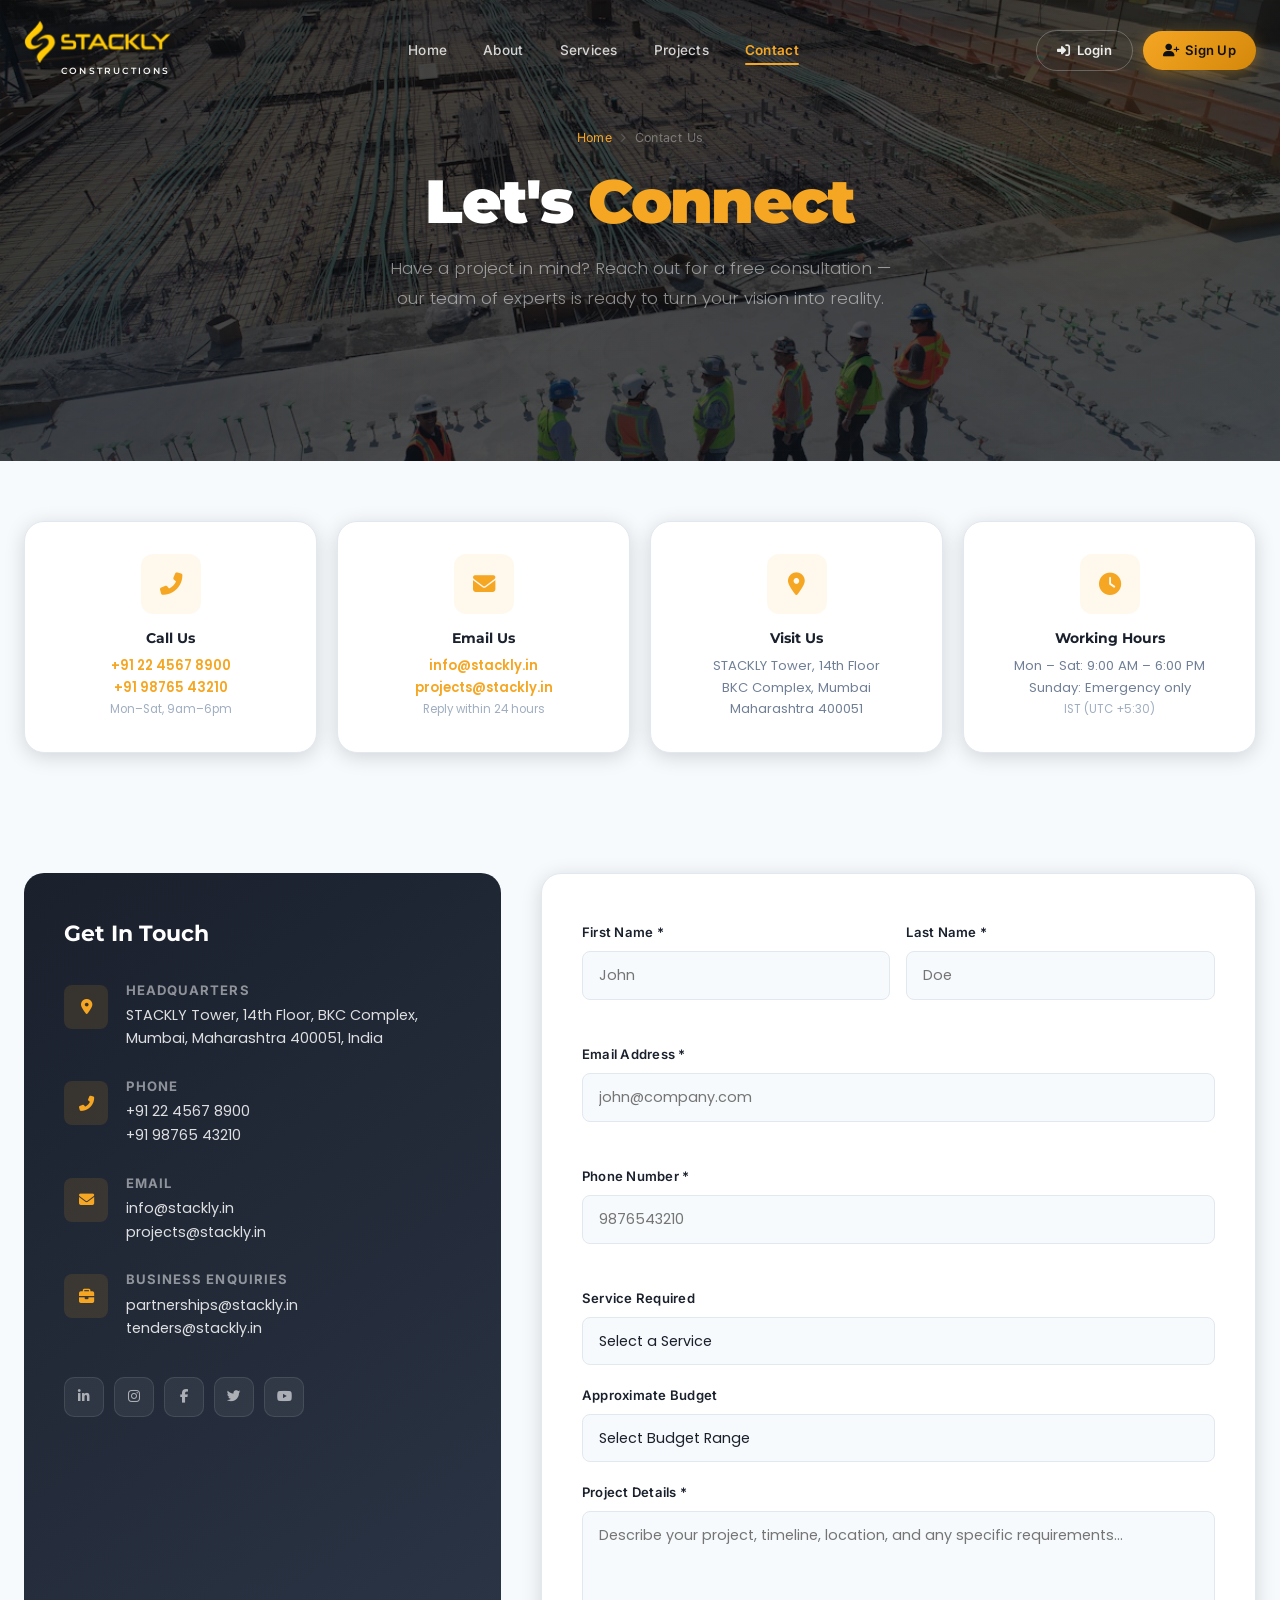
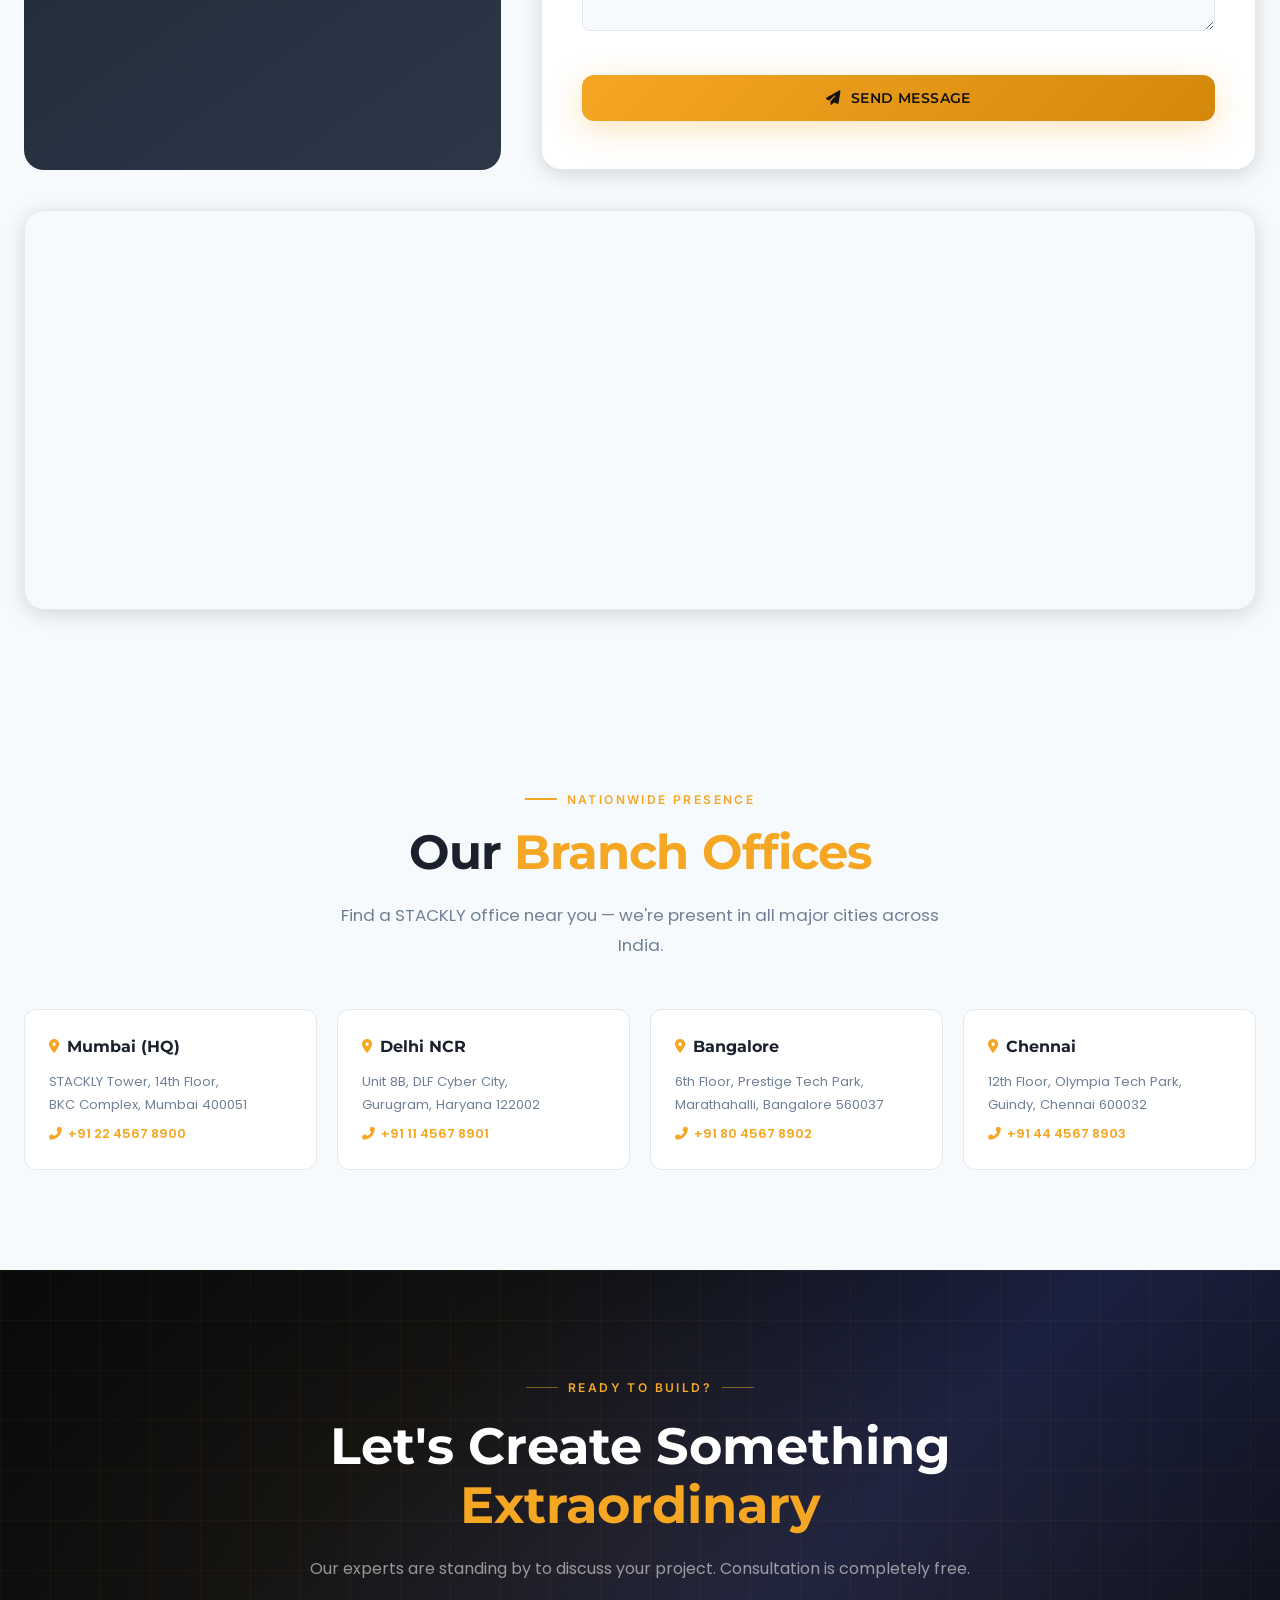
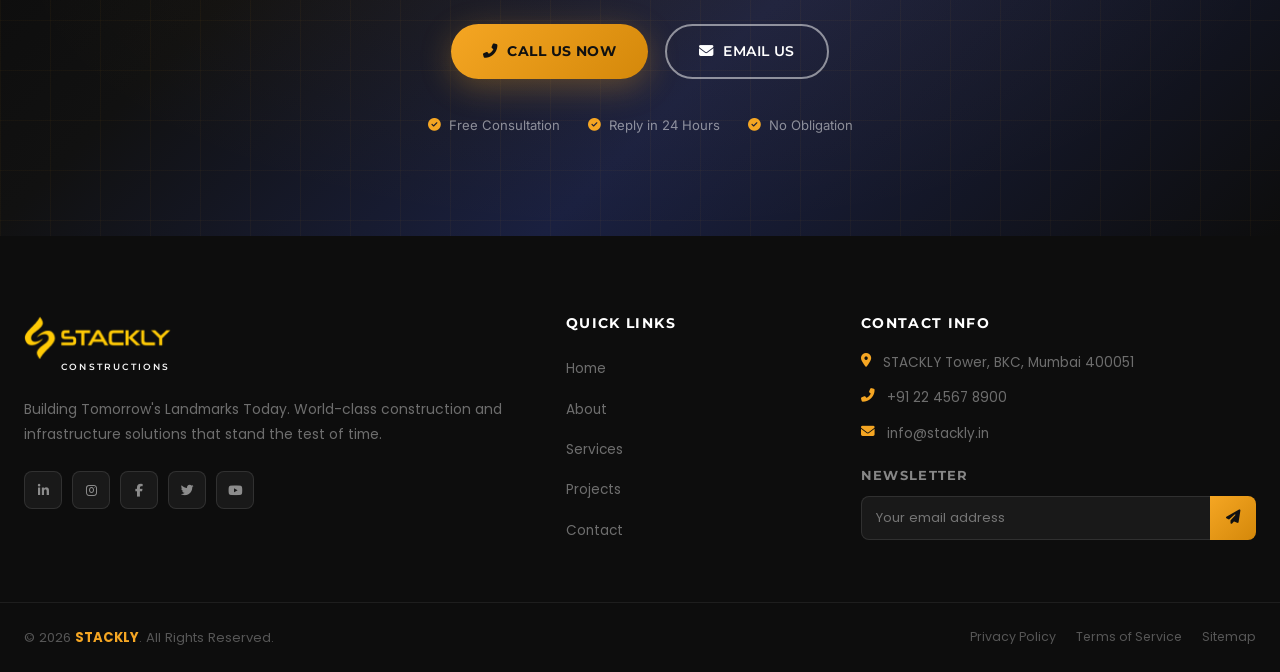
<file: contact.html>
﻿<!DOCTYPE html>
<html lang="en">
<head>
  <meta charset="UTF-8">
  <meta name="viewport" content="width=device-width, initial-scale=1.0">
  <meta name="description" content="Contact STACKLY — Get a free consultation, request a quote, or visit our headquarters in Mumbai.">
  <title>Contact Us | STACKLY</title>
  <link rel="preconnect" href="https://fonts.googleapis.com">
  <link rel="preconnect" href="https://fonts.gstatic.com" crossorigin>
  <link href="https://fonts.googleapis.com/css2?family=Montserrat:wght@400;500;600;700;800;900&family=Poppins:wght@300;400;500;600;700&family=Inter:wght@300;400;500;600;700&display=swap" rel="stylesheet">
  <link rel="stylesheet" href="https://cdnjs.cloudflare.com/ajax/libs/font-awesome/6.5.0/css/all.min.css">
  <link rel="stylesheet" href="styles.css">
  <style>
    /* Quick-contact cards above the main form */
    .quick-contact-grid {
      display: grid;
      grid-template-columns: repeat(4, 1fr);
      gap: 20px;
      margin-bottom: 60px;
    }
    .quick-contact-card {
      background: var(--white);
      border: 1px solid var(--gray-200);
      border-radius: var(--radius-lg);
      padding: 32px 24px;
      text-align: center;
      transition: var(--transition-slow);
      box-shadow: var(--shadow-sm);
    }
    .quick-contact-card:hover { border-color: rgba(245,166,35,0.3); transform: translateY(-6px); box-shadow: var(--shadow-md); }
    .quick-card-icon {
      width: 60px; height: 60px;
      margin: 0 auto 16px;
      background: rgba(245,166,35,0.08);
      border-radius: var(--radius-md);
      display: flex; align-items: center; justify-content: center;
      font-size: 1.4rem; color: var(--gold);
      transition: var(--transition);
    }
    .quick-contact-card:hover .quick-card-icon { background: linear-gradient(135deg, var(--gold), var(--gold-dark)); color: var(--black); box-shadow: var(--shadow-gold); }
    .quick-card-title { font-family: var(--font-heading); font-size: 0.9rem; font-weight: 700; color: var(--charcoal); margin-bottom: 8px; }
    .quick-card-detail { font-size: 0.82rem; color: var(--gray-500); line-height: 1.65; }
    .quick-card-detail a { color: var(--gold); font-weight: 600; }

    /* Main contact grid */
    .main-contact-grid {
      display: grid;
      grid-template-columns: 1fr 1.5fr;
      gap: 40px;
      margin-bottom: 40px;
    }

    /* Branch offices */
    .branches-section { padding: var(--section-pad); background: var(--off-white); }
    .branches-grid { display: grid; grid-template-columns: repeat(4, 1fr); gap: 20px; }
    .branch-card {
      background: var(--white);
      border: 1px solid var(--gray-200);
      border-radius: var(--radius-md);
      padding: 24px;
      transition: var(--transition);
    }
    .branch-card:hover { border-color: rgba(245,166,35,0.3); transform: translateY(-4px); }
    .branch-city { font-family: var(--font-heading); font-size: 1rem; font-weight: 700; color: var(--charcoal); margin-bottom: 12px; display: flex; align-items: center; gap: 8px; }
    .branch-city i { color: var(--gold); font-size: 0.85rem; }
    .branch-detail { font-size: 0.82rem; color: var(--gray-500); line-height: 1.7; }
    .branch-phone { display: inline-flex; align-items: center; gap: 6px; font-size: 0.8rem; color: var(--gold); font-weight: 600; margin-top: 8px; }

    @media (max-width: 1000px) { .quick-contact-grid { grid-template-columns: 1fr 1fr; } .branches-grid { grid-template-columns: 1fr 1fr; } }
    @media (max-width: 768px) { .main-contact-grid { grid-template-columns: 1fr; } }
    @media (max-width: 560px) { .quick-contact-grid { grid-template-columns: 1fr 1fr; } .branches-grid { grid-template-columns: 1fr; } }
  </style>
</head>
<body>

  <!-- â•â•â•â•â•â•â•â•â•â•â• NAVBAR â•â•â•â•â•â•â•â•â•â•â• -->
  <nav class="navbar scrolled" id="navbar">
    <div class="nav-container">
      <a href="index.html" class="nav-brand">
        <img src="images/Stackly logo.webp" alt="STACKLY" class="brand-img">
        <span class="brand-tagline">Constructions</span>
      </a>
      <div class="nav-menu" id="navMenu">
        <a href="index.html"    class="nav-link">Home</a>
        <a href="about.html"    class="nav-link">About</a>
        <a href="services.html" class="nav-link">Services</a>
        <a href="projects.html" class="nav-link">Projects</a>
        <a href="contact.html"  class="nav-link active">Contact</a>
      </div>
      <div class="nav-auth">
        <a href="login.html"  class="btn-nav-login"><i class="fas fa-sign-in-alt"></i> Login</a>
        <a href="signup.html" class="btn-nav-signup"><i class="fas fa-user-plus"></i> Sign Up</a>
      </div>
      <button class="nav-toggle" id="navToggle" aria-label="Toggle menu">
        <i class="fas fa-bars"></i>
      </button>
    </div>
  </nav>

  <nav class="mobile-menu" id="mobileMenu">
    <a href="index.html"    class="mobile-nav-link">Home</a>
    <a href="about.html"    class="mobile-nav-link">About</a>
    <a href="services.html" class="mobile-nav-link">Services</a>
    <a href="projects.html" class="mobile-nav-link">Projects</a>
    <a href="contact.html"  class="mobile-nav-link">Contact</a>
    <div class="mobile-auth">
      <a href="login.html"  class="btn-nav-login" style="display:flex;justify-content:center;"><i class="fas fa-sign-in-alt"></i> Login</a>
      <a href="signup.html" class="btn-nav-signup" style="display:flex;justify-content:center;margin-top:8px;"><i class="fas fa-user-plus"></i> Sign Up</a>
    </div>
  </nav>

  <!-- â•â•â•â•â•â•â•â•â•â•â• PAGE BANNER â•â•â•â•â•â•â•â•â•â•â• -->
  <section class="page-banner">
    <div class="page-banner-grid"></div>
    <div class="page-banner-geo page-banner-geo-1"></div>
    <div class="page-banner-geo page-banner-geo-2"></div>
    <div class="container">
      <div class="page-banner-content">
        <div class="page-banner-breadcrumb">
          <a href="index.html">Home</a>
          <span class="sep"><i class="fas fa-chevron-right"></i></span>
          <span>Contact Us</span>
        </div>
        <h1 class="page-banner-title">
          Let's <span class="text-gold">Connect</span>
        </h1>
        <p class="page-banner-subtitle">
          Have a project in mind? Reach out for a free consultation — our team of experts is ready to turn your vision into reality.
        </p>
      </div>
    </div>
  </section>

  <!-- â•â•â•â•â•â•â•â•â•â•â• QUICK CONTACT CARDS â•â•â•â•â•â•â•â•â•â•â• -->
  <section style="padding:60px 0 0;background:var(--off-white);">
    <div class="container">
      <div class="quick-contact-grid">
        <div class="quick-contact-card reveal-up">
          <div class="quick-card-icon"><i class="fas fa-phone-alt"></i></div>
          <h4 class="quick-card-title">Call Us</h4>
          <div class="quick-card-detail">
            <a href="tel:+912245678900">+91 22 4567 8900</a><br>
            <a href="tel:+919876543210">+91 98765 43210</a><br>
            <span style="font-size:0.72rem;color:var(--gray-400);">Mon–Sat, 9am–6pm</span>
          </div>
        </div>
        <div class="quick-contact-card reveal-up">
          <div class="quick-card-icon"><i class="fas fa-envelope"></i></div>
          <h4 class="quick-card-title">Email Us</h4>
          <div class="quick-card-detail">
            <a href="mailto:info@stackly.in">info@stackly.in</a><br>
            <a href="mailto:projects@stackly.in">projects@stackly.in</a><br>
            <span style="font-size:0.72rem;color:var(--gray-400);">Reply within 24 hours</span>
          </div>
        </div>
        <div class="quick-contact-card reveal-up">
          <div class="quick-card-icon"><i class="fas fa-map-marker-alt"></i></div>
          <h4 class="quick-card-title">Visit Us</h4>
          <div class="quick-card-detail">
            STACKLY Tower, 14th Floor<br>
            BKC Complex, Mumbai<br>
            Maharashtra 400051
          </div>
        </div>
        <div class="quick-contact-card reveal-up">
          <div class="quick-card-icon"><i class="fas fa-clock"></i></div>
          <h4 class="quick-card-title">Working Hours</h4>
          <div class="quick-card-detail">
            Mon – Sat: 9:00 AM – 6:00 PM<br>
            Sunday: Emergency only<br>
            <span style="font-size:0.72rem;color:var(--gray-400);">IST (UTC +5:30)</span>
          </div>
        </div>
      </div>
    </div>
  </section>

  <!-- â•â•â•â•â•â•â•â•â•â•â• MAIN CONTACT SECTION â•â•â•â•â•â•â•â•â•â•â• -->
  <section style="padding:60px 0 80px;background:var(--off-white);" id="contact">
    <div class="container">
      <div class="main-contact-grid">

        <!-- Info Panel -->
        <div class="contact-info reveal-left">
          <h3 class="contact-info-title">Get In Touch</h3>
          <div class="contact-item">
            <div class="contact-icon"><i class="fas fa-map-marker-alt"></i></div>
            <div class="contact-details">
              <h4>Headquarters</h4>
              <p>STACKLY Tower, 14th Floor, BKC Complex,<br>Mumbai, Maharashtra 400051, India</p>
            </div>
          </div>
          <div class="contact-item">
            <div class="contact-icon"><i class="fas fa-phone-alt"></i></div>
            <div class="contact-details">
              <h4>Phone</h4>
              <p>+91 22 4567 8900<br>+91 98765 43210</p>
            </div>
          </div>
          <div class="contact-item">
            <div class="contact-icon"><i class="fas fa-envelope"></i></div>
            <div class="contact-details">
              <h4>Email</h4>
              <p>info@stackly.in<br>projects@stackly.in</p>
            </div>
          </div>
          <div class="contact-item">
            <div class="contact-icon"><i class="fas fa-briefcase"></i></div>
            <div class="contact-details">
              <h4>Business Enquiries</h4>
              <p>partnerships@stackly.in<br>tenders@stackly.in</p>
            </div>
          </div>
          <div class="contact-social">
            <a href="#" class="contact-social-link" title="LinkedIn"><i class="fab fa-linkedin-in"></i></a>
            <a href="#" class="contact-social-link" title="Instagram"><i class="fab fa-instagram"></i></a>
            <a href="#" class="contact-social-link" title="Facebook"><i class="fab fa-facebook-f"></i></a>
            <a href="#" class="contact-social-link" title="Twitter"><i class="fab fa-twitter"></i></a>
            <a href="#" class="contact-social-link" title="YouTube"><i class="fab fa-youtube"></i></a>
          </div>
        </div>

        <!-- Contact Form -->
        <div class="contact-form-wrap reveal-right">
          <form class="contact-form" id="contactForm" novalidate>
            <div class="form-row">
              <div class="form-group">
                <label for="firstName">First Name *</label>
                <input type="text" id="firstName" name="firstName" placeholder="John" required autocomplete="given-name">
                <span class="field-error" id="firstNameError" role="alert"></span>
              </div>
              <div class="form-group">
                <label for="lastName">Last Name *</label>
                <input type="text" id="lastName" name="lastName" placeholder="Doe" required autocomplete="family-name">
                <span class="field-error" id="lastNameError" role="alert"></span>
              </div>
            </div>
            <div class="form-group">
              <label for="email">Email Address *</label>
              <input type="email" id="email" name="email" placeholder="john@company.com" required autocomplete="email">
              <span class="field-error" id="emailError" role="alert"></span>
            </div>
            <div class="form-group">
              <label for="phone">Phone Number *</label>
              <input type="tel" id="phone" name="phone" placeholder="9876543210" required autocomplete="tel">
              <span class="field-error" id="phoneError" role="alert"></span>
            </div>
            <div class="form-group">
              <label for="service">Service Required</label>
              <select id="service" name="service">
                <option value="">Select a Service</option>
                <option value="building">Building Construction</option>
                <option value="commercial">Commercial Projects</option>
                <option value="residential">Residential Development</option>
                <option value="interior">Interior Design</option>
                <option value="infrastructure">Infrastructure Projects</option>
                <option value="industrial">Industrial Construction</option>
              </select>
            </div>
            <div class="form-group">
              <label for="budget">Approximate Budget</label>
              <select id="budget" name="budget">
                <option value="">Select Budget Range</option>
                <option value="lt1cr">Below ₹1 Crore</option>
                <option value="1-5cr">₹1 – 5 Crore</option>
                <option value="5-25cr">₹5 – 25 Crore</option>
                <option value="25-100cr">₹25 – 100 Crore</option>
                <option value="gt100cr">Above ₹100 Crore</option>
              </select>
            </div>
            <div class="form-group">
              <label for="message">Project Details *</label>
              <textarea id="message" name="message" rows="4" placeholder="Describe your project, timeline, location, and any specific requirements..." required></textarea>
              <span class="field-error" id="messageError" role="alert"></span>
            </div>
            <button type="submit" class="btn btn-primary btn-full btn-ripple">
              <i class="fas fa-paper-plane"></i> Send Message
            </button>
            <div class="form-success" id="formSuccess" role="status">
              <i class="fas fa-check-circle"></i>
              <span>Thank you! We'll contact you within 24 hours.</span>
            </div>
          </form>
        </div>
      </div>

      <!-- Map -->
      <div class="contact-page-map reveal-up">
        <iframe
          src="https://www.google.com/maps/embed?pb=!1m18!1m12!1m3!1d3771.0765985767736!2d72.86540571490173!3d19.056356787098898!2m3!1f0!2f0!3f0!3m2!1i1024!2i768!4f13.1!3m3!1m2!1s0x3be7c8866a456c9b%3A0x3bfb2e55b3b61d16!2sBandra-Kurla%20Complex%2C%20Mumbai!5e0!3m2!1sen!2sin!4v1700000000000!5m2!1sen!2sin"
          width="100%" height="100%" style="border:0;" allowfullscreen="" loading="lazy"
          referrerpolicy="no-referrer-when-downgrade" title="STACKLY Headquarters">
        </iframe>
      </div>
    </div>
  </section>

  <!-- â•â•â•â•â•â•â•â•â•â•â• BRANCH OFFICES â•â•â•â•â•â•â•â•â•â•â• -->
  <section class="branches-section" id="branches">
    <div class="container">
      <div class="section-header center" style="margin-bottom:48px;">
        <div class="section-label">Nationwide Presence</div>
        <h2 class="section-title">Our <span class="text-gold">Branch Offices</span></h2>
        <p class="section-subtitle">Find a STACKLY office near you — we're present in all major cities across India.</p>
      </div>
      <div class="branches-grid">
        <div class="branch-card reveal-up">
          <div class="branch-city"><i class="fas fa-map-marker-alt"></i> Mumbai (HQ)</div>
          <div class="branch-detail">STACKLY Tower, 14th Floor,<br>BKC Complex, Mumbai 400051</div>
          <div class="branch-phone"><i class="fas fa-phone-alt"></i> +91 22 4567 8900</div>
        </div>
        <div class="branch-card reveal-up">
          <div class="branch-city"><i class="fas fa-map-marker-alt"></i> Delhi NCR</div>
          <div class="branch-detail">Unit 8B, DLF Cyber City,<br>Gurugram, Haryana 122002</div>
          <div class="branch-phone"><i class="fas fa-phone-alt"></i> +91 11 4567 8901</div>
        </div>
        <div class="branch-card reveal-up">
          <div class="branch-city"><i class="fas fa-map-marker-alt"></i> Bangalore</div>
          <div class="branch-detail">6th Floor, Prestige Tech Park,<br>Marathahalli, Bangalore 560037</div>
          <div class="branch-phone"><i class="fas fa-phone-alt"></i> +91 80 4567 8902</div>
        </div>
        <div class="branch-card reveal-up">
          <div class="branch-city"><i class="fas fa-map-marker-alt"></i> Chennai</div>
          <div class="branch-detail">12th Floor, Olympia Tech Park,<br>Guindy, Chennai 600032</div>
          <div class="branch-phone"><i class="fas fa-phone-alt"></i> +91 44 4567 8903</div>
        </div>
      </div>
    </div>
  </section>

  <!-- â•â•â•â•â•â•â•â•â•â•â• CTA â•â•â•â•â•â•â•â•â•â•â• -->
  <section class="cta-section">
    <div class="cta-bg"><div class="cta-overlay"></div><div class="cta-pattern"></div></div>
    <div class="container">
      <div class="cta-content">
        <div class="cta-label">Ready to Build?</div>
        <h2 class="cta-title">Let's Create Something <span class="text-gold">Extraordinary</span></h2>
        <p class="cta-subtitle">Our experts are standing by to discuss your project. Consultation is completely free.</p>
        <div class="cta-buttons">
          <a href="tel:+912245678900" class="btn btn-gold btn-ripple"><i class="fas fa-phone-alt"></i> Call Us Now</a>
          <a href="mailto:info@stackly.in" class="btn btn-outline-white btn-ripple"><i class="fas fa-envelope"></i> Email Us</a>
        </div>
        <div class="cta-trust">
          <div class="trust-item"><i class="fas fa-check-circle"></i> Free Consultation</div>
          <div class="trust-item"><i class="fas fa-check-circle"></i> Reply in 24 Hours</div>
          <div class="trust-item"><i class="fas fa-check-circle"></i> No Obligation</div>
        </div>
      </div>
    </div>
  </section>

  <!-- â•â•â•â•â•â•â•â•â•â•â• FOOTER â•â•â•â•â•â•â•â•â•â•â• -->
  <footer class="footer">
    <div class="footer-top">
      <div class="container">
        <div class="footer-grid">
          <div class="footer-brand-col">
            <a href="index.html" class="footer-brand">
              <img src="images/Stackly logo.webp" alt="STACKLY" class="brand-img">
        <span class="brand-tagline">Constructions</span>
            </a>
            <p class="footer-desc">Building Tomorrow's Landmarks Today. World-class construction and infrastructure solutions that stand the test of time.</p>
            <div class="footer-social">
              <a href="#" class="footer-social-link"><i class="fab fa-linkedin-in"></i></a>
              <a href="#" class="footer-social-link"><i class="fab fa-instagram"></i></a>
              <a href="#" class="footer-social-link"><i class="fab fa-facebook-f"></i></a>
              <a href="#" class="footer-social-link"><i class="fab fa-twitter"></i></a>
              <a href="#" class="footer-social-link"><i class="fab fa-youtube"></i></a>
            </div>
          </div>
          <div class="footer-links-col">
            <h4 class="footer-col-title">Quick Links</h4>
            <ul class="footer-links">
              <li><a href="index.html">Home</a></li>
              <li><a href="about.html">About</a></li>
              <li><a href="services.html">Services</a></li>
              <li><a href="projects.html">Projects</a></li>
              <li><a href="contact.html">Contact</a></li>
            </ul>
          </div>
          <div class="footer-contact-col">
            <h4 class="footer-col-title">Contact Info</h4>
            <div class="footer-contact-item"><i class="fas fa-map-marker-alt"></i><span>STACKLY Tower, BKC, Mumbai 400051</span></div>
            <div class="footer-contact-item"><i class="fas fa-phone-alt"></i><span>+91 22 4567 8900</span></div>
            <div class="footer-contact-item"><i class="fas fa-envelope"></i><span>info@stackly.in</span></div>
            <div class="footer-newsletter">
              <h5>Newsletter</h5>
              <div class="newsletter-form">
                <input type="email" placeholder="Your email address">
                <button type="button"><i class="fas fa-paper-plane"></i></button>
              </div>
            </div>
          </div>
        </div>
      </div>
    </div>
    <div class="footer-bottom">
      <div class="container">
        <div class="footer-bottom-content">
          <p class="copyright">&copy; 2026 <strong>STACKLY</strong>. All Rights Reserved.</p>
          <div class="footer-bottom-links">
            <a href="#">Privacy Policy</a>
            <a href="#">Terms of Service</a>
            <a href="#">Sitemap</a>
          </div>
        </div>
      </div>
    </div>
  </footer>

  <button class="scroll-top" id="scrollTop" aria-label="Scroll to top"><i class="fas fa-arrow-up"></i></button>
  <script src="script.js"></script>
</body>
</html>
</file>
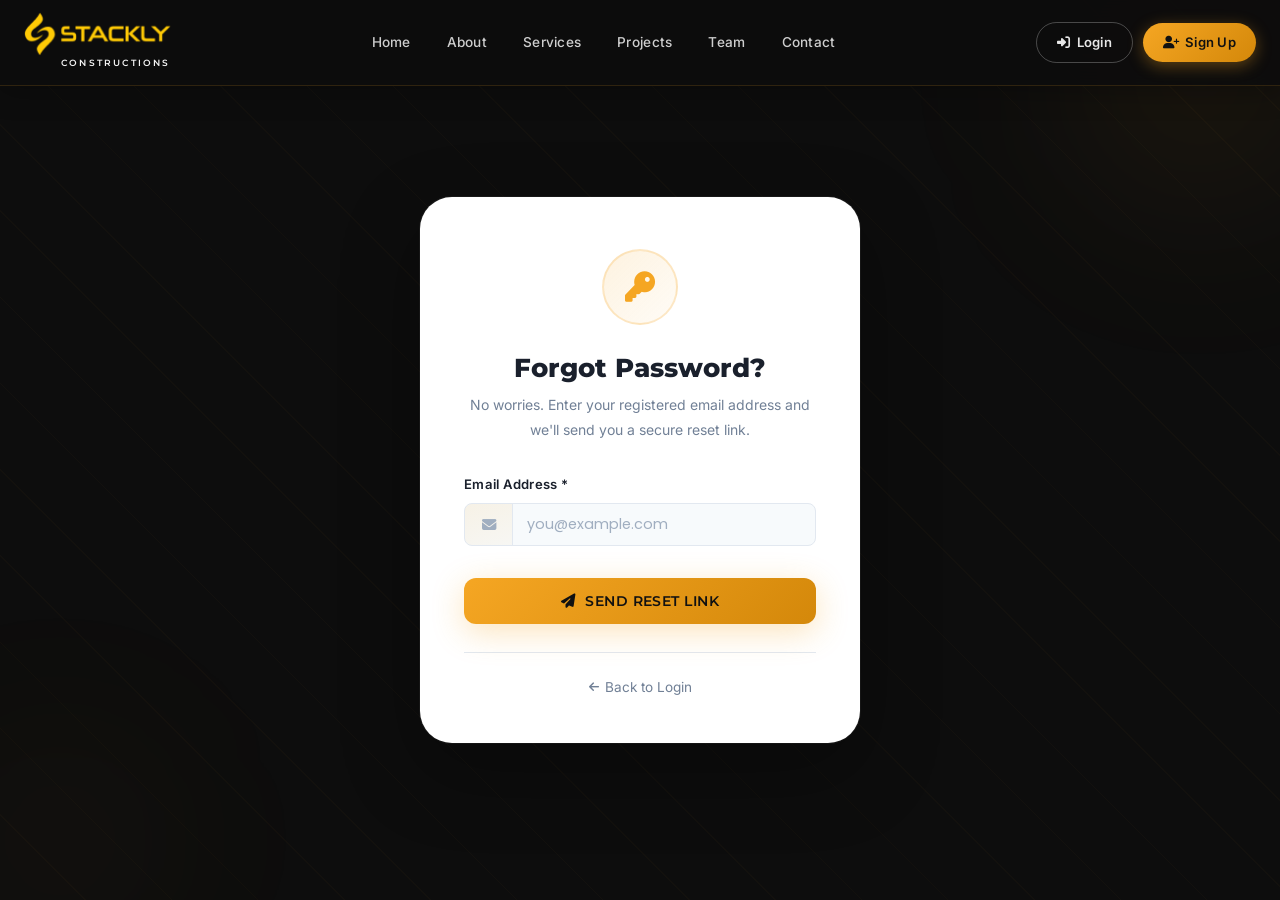
<file: forgot-password.html>
﻿<!DOCTYPE html>
<html lang="en">
<head>
  <meta charset="UTF-8">
  <meta name="viewport" content="width=device-width, initial-scale=1.0">
  <meta name="description" content="Reset your STACKLY account password.">
  <title>Forgot Password | STACKLY</title>
  <link rel="preconnect" href="https://fonts.googleapis.com">
  <link rel="preconnect" href="https://fonts.gstatic.com" crossorigin>
  <link href="https://fonts.googleapis.com/css2?family=Montserrat:wght@400;500;600;700;800;900&family=Poppins:wght@300;400;500;600;700&family=Inter:wght@300;400;500;600;700&display=swap" rel="stylesheet">
  <link rel="stylesheet" href="https://cdnjs.cloudflare.com/ajax/libs/font-awesome/6.5.0/css/all.min.css">
  <link rel="stylesheet" href="styles.css">
  <style>
    body { background: var(--dark-bg); }

    /* ── Page wrapper ── */
    .fp-page {
      min-height: 100vh;
      display: flex;
      align-items: center;
      justify-content: center;
      padding: 100px 24px 60px;
      position: relative;
      overflow: hidden;
    }

    /* Diagonal animated lines */
    .fp-page::before {
      content: '';
      position: absolute;
      inset: 0;
      background: repeating-linear-gradient(
        45deg,
        transparent,
        transparent 60px,
        rgba(245,166,35,0.022) 60px,
        rgba(245,166,35,0.022) 61px
      );
      animation: fpDiag 28s linear infinite;
      pointer-events: none;
    }
    @keyframes fpDiag {
      0%   { transform: translate(0,0); }
      100% { transform: translate(87px,87px); }
    }

    /* Glow blobs */
    .fp-blob {
      position: absolute;
      border-radius: 50%;
      filter: blur(90px);
      pointer-events: none;
    }
    .fp-blob-1 {
      width: 360px; height: 360px;
      background: radial-gradient(circle, rgba(245,166,35,0.11), transparent 70%);
      top: -100px; right: -100px;
    }
    .fp-blob-2 {
      width: 280px; height: 280px;
      background: radial-gradient(circle, rgba(245,166,35,0.07), transparent 70%);
      bottom: -80px; left: -80px;
    }

    /* ── Card ── */
    .fp-card {
      background: var(--white);
      border-radius: var(--radius-xl);
      padding: 52px 44px 44px;
      max-width: 440px;
      width: 100%;
      position: relative;
      z-index: 1;
      box-shadow: 0 28px 80px rgba(0,0,0,0.32), 0 0 0 1px rgba(255,255,255,0.06);
    }

    /* ── Lock icon circle ── */
    .fp-icon-wrap {
      width: 76px; height: 76px;
      border-radius: 50%;
      background: linear-gradient(135deg, rgba(245,166,35,0.14), rgba(245,166,35,0.04));
      border: 2px solid rgba(245,166,35,0.22);
      display: flex;
      align-items: center;
      justify-content: center;
      margin: 0 auto 28px;
    }
    .fp-icon-wrap i {
      font-size: 1.9rem;
      color: var(--gold);
    }

    /* ── Headings ── */
    .fp-title {
      font-family: var(--font-heading);
      font-size: 1.65rem;
      font-weight: 800;
      color: var(--charcoal);
      text-align: center;
      margin-bottom: 10px;
    }
    .fp-desc {
      font-size: 0.875rem;
      color: var(--gray-500);
      text-align: center;
      line-height: 1.75;
      margin-bottom: 32px;
      font-family: var(--font-accent);
    }

    /* ── Inline error alert ── */
    .fp-alert {
      overflow: hidden;
      max-height: 0;
      border-radius: var(--radius-sm);
      font-size: 0.83rem;
      font-family: var(--font-accent);
      transition: max-height 0.28s ease, padding 0.28s ease, margin 0.28s ease;
      margin-bottom: 0;
    }
    .fp-alert.show {
      max-height: 80px;
      padding: 11px 14px;
      margin-bottom: 20px;
    }
    .fp-alert.error {
      background: rgba(252,129,129,0.1);
      border: 1px solid rgba(252,129,129,0.3);
      color: #c0392b;
    }

    /* ── Success view ── */
    .fp-success { text-align: center; }
    .fp-success-icon {
      width: 76px; height: 76px;
      border-radius: 50%;
      background: rgba(72,199,142,0.1);
      border: 2px solid rgba(72,199,142,0.3);
      display: flex;
      align-items: center;
      justify-content: center;
      margin: 0 auto 24px;
    }
    .fp-success-icon i { font-size: 1.9rem; color: #48c78e; }
    .fp-success-title {
      font-family: var(--font-heading);
      font-size: 1.45rem;
      font-weight: 800;
      color: var(--charcoal);
      margin-bottom: 12px;
    }
    .fp-success-text {
      font-size: 0.875rem;
      color: var(--gray-500);
      line-height: 1.75;
      font-family: var(--font-accent);
      margin-bottom: 28px;
    }
    .fp-success-text strong { color: var(--charcoal); font-weight: 700; }

    /* ── Divider footer ── */
    .fp-footer {
      text-align: center;
      margin-top: 28px;
      padding-top: 20px;
      border-top: 1px solid var(--gray-200);
    }
    .fp-back-link {
      font-size: 0.85rem;
      color: var(--gray-500);
      text-decoration: none;
      font-family: var(--font-accent);
      display: inline-flex;
      align-items: center;
      gap: 6px;
      transition: color 0.2s;
    }
    .fp-back-link i { font-size: 0.72rem; }
    .fp-back-link:hover { color: var(--gold); }

    /* ── Responsive ── */
    @media (max-width: 480px) {
      .fp-card { padding: 40px 24px 32px; }
      .fp-title { font-size: 1.4rem; }
    }
  </style>
</head>
<body>

  <!-- ═══════════════════ NAVBAR ═══════════════════ -->
  <nav class="navbar scrolled" id="navbar" role="navigation" aria-label="Main navigation">
    <div class="nav-container">
      <a href="index.html" class="nav-brand" aria-label="STACKLY Home">
        <img src="images/Stackly logo.webp" alt="STACKLY" class="brand-img">
        <span class="brand-tagline">Constructions</span>
      </a>

      <div class="nav-menu" id="navMenu">
        <a href="index.html#home"     class="nav-link">Home</a>
        <a href="index.html#about"    class="nav-link">About</a>
        <a href="index.html#services" class="nav-link">Services</a>
        <a href="index.html#projects" class="nav-link">Projects</a>
        <a href="index.html#team"     class="nav-link">Team</a>
        <a href="index.html#contact"  class="nav-link">Contact</a>
      </div>

      <div class="nav-auth">
        <a href="login.html"  class="btn-nav-login"><i class="fas fa-sign-in-alt"></i> Login</a>
        <a href="signup.html" class="btn-nav-signup"><i class="fas fa-user-plus"></i> Sign Up</a>
      </div>

      <button class="nav-toggle" id="navToggle" aria-label="Toggle navigation menu">
        <i class="fas fa-bars"></i>
      </button>
    </div>
  </nav>

  <!-- Mobile Menu -->
  <nav class="mobile-menu" id="mobileMenu" aria-label="Mobile navigation">
    <a href="index.html#home"     class="mobile-nav-link">Home</a>
    <a href="index.html#about"    class="mobile-nav-link">About</a>
    <a href="index.html#services" class="mobile-nav-link">Services</a>
    <a href="index.html#projects" class="mobile-nav-link">Projects</a>
    <a href="index.html#team"     class="mobile-nav-link">Team</a>
    <a href="index.html#contact"  class="mobile-nav-link">Contact</a>
    <div class="mobile-auth">
      <a href="login.html"  class="btn-nav-login" style="display:flex;justify-content:center;"><i class="fas fa-sign-in-alt"></i> Login</a>
      <a href="signup.html" class="btn-nav-signup" style="display:flex;justify-content:center;margin-top:8px;"><i class="fas fa-user-plus"></i> Sign Up</a>
    </div>
  </nav>

  <!-- ═══════════════════ FORGOT PASSWORD PAGE ═══════════════════ -->
  <main class="fp-page" role="main">

    <div class="fp-blob fp-blob-1" aria-hidden="true"></div>
    <div class="fp-blob fp-blob-2" aria-hidden="true"></div>

    <div class="fp-card">

      <!-- Alert -->
      <div class="fp-alert" id="fpAlert" role="alert"></div>

      <!-- ── FORM VIEW ── -->
      <div id="fpFormView">

        <div class="fp-icon-wrap" aria-hidden="true">
          <i class="fas fa-key"></i>
        </div>

        <h1 class="fp-title">Forgot Password?</h1>
        <p class="fp-desc">
          No worries. Enter your registered email address and we'll send you a secure reset link.
        </p>

        <form id="fpForm" novalidate>

          <div class="form-group">
            <label for="fpEmail">Email Address *</label>
            <div class="field-wrap">
              <div class="field-icon-box">
                <i class="fas fa-envelope" aria-hidden="true"></i>
              </div>
              <input type="email" id="fpEmail" name="email"
                     placeholder="you@example.com" required
                     autocomplete="email" aria-required="true">
            </div>
            <span class="field-error" id="fpEmailError" role="alert"></span>
          </div>

          <button type="submit" class="btn btn-primary btn-full btn-ripple" style="margin-top:8px;">
            <i class="fas fa-paper-plane" aria-hidden="true"></i> Send Reset Link
          </button>

        </form>

      </div>

      <!-- ── SUCCESS VIEW (hidden initially) ── -->
      <div id="fpSuccessView" style="display:none;">
        <div class="fp-success">

          <div class="fp-success-icon" aria-hidden="true">
            <i class="fas fa-check-circle"></i>
          </div>

          <h2 class="fp-success-title">Email Sent!</h2>
          <p class="fp-success-text">
            We've sent a password reset link to<br>
            <strong id="fpEmailSent"></strong><br><br>
            Check your inbox and follow the instructions. The link expires in <strong>30 minutes</strong>.
          </p>

          <button onclick="window.location.href='login.html'" class="btn btn-primary btn-full btn-ripple">
            <i class="fas fa-sign-in-alt" aria-hidden="true"></i> Back to Login
          </button>

        </div>
      </div>

      <!-- Footer back link -->
      <div class="fp-footer" id="fpFooter">
        <a href="login.html" class="fp-back-link">
          <i class="fas fa-arrow-left"></i> Back to Login
        </a>
      </div>

    </div>
  </main>

  <script src="script.js"></script>
  <script>
  (function () {
    const form       = document.getElementById('fpForm');
    const emailEl    = document.getElementById('fpEmail');
    const emailEr    = document.getElementById('fpEmailError');
    const formView   = document.getElementById('fpFormView');
    const successView= document.getElementById('fpSuccessView');
    const emailSent  = document.getElementById('fpEmailSent');
    const footer     = document.getElementById('fpFooter');

    const isValidEmail = v => /^[^\s@]+@[^\s@]+\.[^\s@]+$/.test(v.trim());

    function setError(msg) {
      emailEl.style.borderColor = '#fc8181';
      emailEl.style.boxShadow   = '0 0 0 3px rgba(252,129,129,0.2)';
      emailEr.textContent = msg;
    }
    function clearError() {
      emailEl.style.borderColor = '';
      emailEl.style.boxShadow   = '';
      emailEr.textContent = '';
    }

    emailEl.addEventListener('input', clearError);

    form.addEventListener('submit', function (e) {
      e.preventDefault();
      clearError();

      const val = emailEl.value.trim();

      if (!val) {
        setError('Email address is required.');
        emailEl.focus();
        return;
      }
      if (!isValidEmail(val)) {
        setError('Please enter a valid email address.');
        emailEl.focus();
        return;
      }

      /* Show success state */
      emailSent.textContent = val;
      formView.style.display    = 'none';
      successView.style.display = 'block';
      footer.style.display      = 'none';
    });
  })();
  </script>

</body>
</html>
</file>
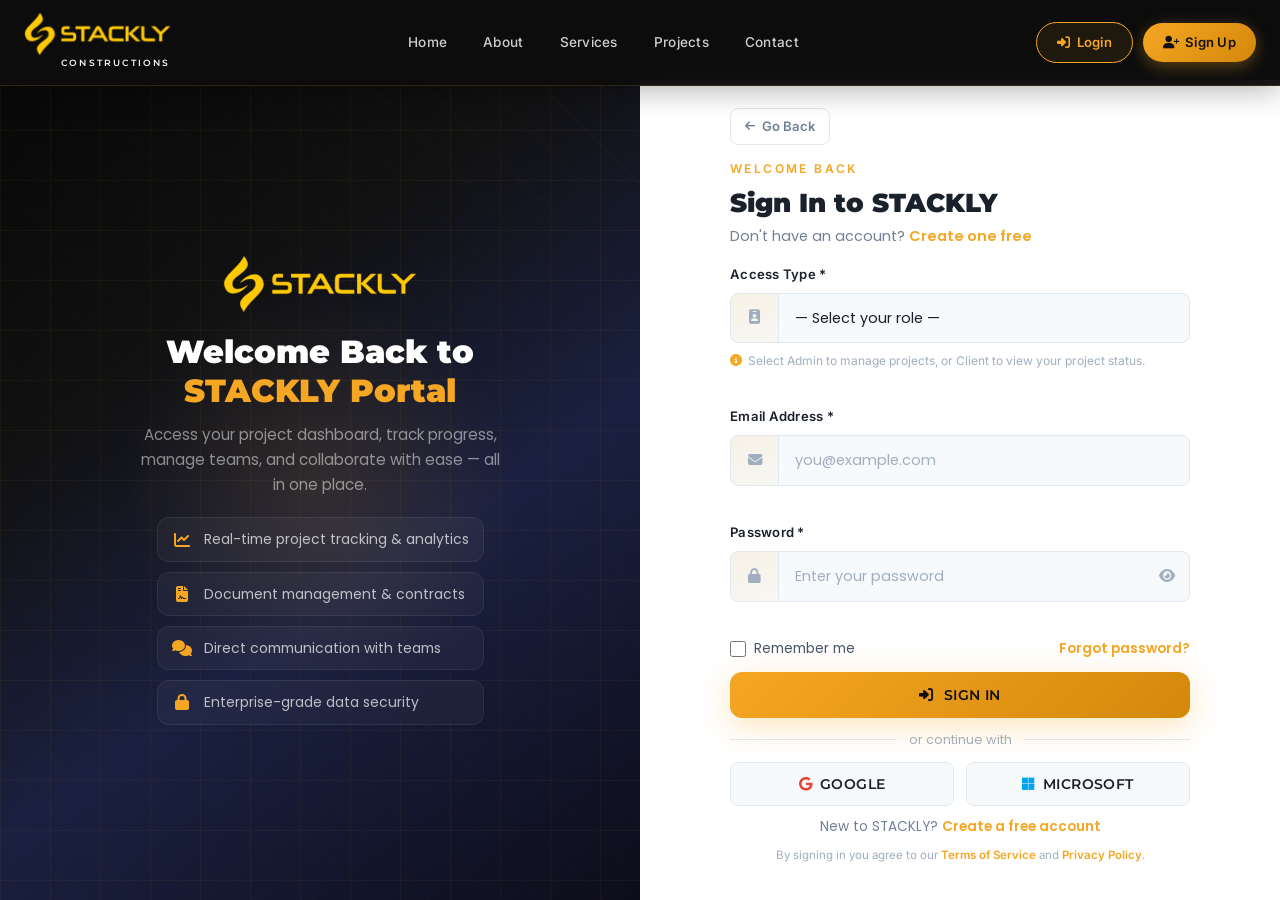
<file: login.html>
﻿<!DOCTYPE html>
<html lang="en">
<head>
  <meta charset="UTF-8">
  <meta name="viewport" content="width=device-width, initial-scale=1.0">
  <meta name="description" content="Login to your STACKLY account — Admin or Client portal access.">
  <title>Login | STACKLY</title>
  <link rel="preconnect" href="https://fonts.googleapis.com">
  <link rel="preconnect" href="https://fonts.gstatic.com" crossorigin>
  <link href="https://fonts.googleapis.com/css2?family=Montserrat:wght@400;500;600;700;800;900&family=Poppins:wght@300;400;500;600;700&family=Inter:wght@300;400;500;600;700&display=swap" rel="stylesheet">
  <link rel="stylesheet" href="https://cdnjs.cloudflare.com/ajax/libs/font-awesome/6.5.0/css/all.min.css">
  <link rel="stylesheet" href="styles.css">
  <style>
    /* Login-page tweaks */
    html, body { height: 100%; overflow: hidden; }
    body { background: var(--dark-bg); }

    .auth-page { padding-top: 80px; height: 100vh; overflow: hidden; }

    /* Animated construction lines on visual side */
    .auth-visual::before {
      content: '';
      position: absolute;
      top: -50%;
      left: -50%;
      width: 200%;
      height: 200%;
      background: repeating-linear-gradient(
        45deg,
        transparent,
        transparent 40px,
        rgba(245,166,35,0.025) 40px,
        rgba(245,166,35,0.025) 41px
      );
      animation: diagonalMove 20s linear infinite;
      pointer-events: none;
    }
    @keyframes diagonalMove {
      0%   { transform: translate(0, 0); }
      100% { transform: translate(82px, 82px); }
    }

    /* Strength meter */
    .strength-meter {
      margin-top: 6px;
      height: 4px;
      background: var(--gray-200);
      border-radius: 4px;
      overflow: hidden;
    }
    .strength-fill {
      height: 100%;
      width: 0;
      border-radius: 4px;
      transition: width 0.4s ease, background 0.4s ease;
    }
    .strength-text {
      font-size: 0.72rem;
      color: var(--gray-400);
      font-family: var(--font-accent);
      margin-top: 4px;
    }

    /* Active auth button highlight */
    .btn-nav-login { color: var(--gold) !important; border-color: var(--gold) !important; background: rgba(245,166,35,0.08) !important; }

    /* Floating icons on visual */
    .visual-icon-float {
      position: absolute;
      border-radius: var(--radius-md);
      background: rgba(255,255,255,0.04);
      border: 1px solid rgba(255,255,255,0.07);
      display: flex;
      align-items: center;
      gap: 12px;
      padding: 14px 18px;
      backdrop-filter: blur(8px);
      animation: floatIcon 4s ease-in-out infinite alternate;
    }
    .visual-icon-float i { color: var(--gold); font-size: 1.1rem; }
    .visual-icon-float span { font-size: 0.8rem; color: rgba(255,255,255,0.7); white-space: nowrap; }
    .vif-1 { top: 15%; right: 8%; animation-delay: 0s; }
    .vif-2 { bottom: 22%; left: 8%; animation-delay: 1.5s; }
    .vif-3 { top: 55%; right: 5%; animation-delay: 0.8s; }
    @keyframes floatIcon {
      0%   { transform: translateY(0); }
      100% { transform: translateY(-12px); }
    }
  </style>
</head>
<body>

  <!-- ═══════════════════ NAVBAR ═══════════════════ -->
  <nav class="navbar scrolled" id="navbar" role="navigation" aria-label="Main navigation">
    <div class="nav-container">
      <a href="index.html" class="nav-brand" aria-label="STACKLY Home">
        <img src="images/Stackly logo.webp" alt="STACKLY" class="brand-img">
        <span class="brand-tagline">Constructions</span>
      </a>

      <div class="nav-menu" id="navMenu">
        <a href="index.html#home"     class="nav-link">Home</a>
        <a href="index.html#about"    class="nav-link">About</a>
        <a href="index.html#services" class="nav-link">Services</a>
        <a href="index.html#projects" class="nav-link">Projects</a>
        <a href="index.html#contact"  class="nav-link">Contact</a>
      </div>

      <div class="nav-auth">
        <a href="login.html"  class="btn-nav-login"><i class="fas fa-sign-in-alt"></i> Login</a>
        <a href="signup.html" class="btn-nav-signup"><i class="fas fa-user-plus"></i> Sign Up</a>
      </div>

      <button class="nav-toggle" id="navToggle" aria-label="Toggle navigation menu">
        <i class="fas fa-bars"></i>
      </button>
    </div>
  </nav>

  <!-- Mobile Menu -->
  <nav class="mobile-menu" id="mobileMenu" aria-label="Mobile navigation">
    <a href="index.html#home"     class="mobile-nav-link">Home</a>
    <a href="index.html#about"    class="mobile-nav-link">About</a>
    <a href="index.html#services" class="mobile-nav-link">Services</a>
    <a href="index.html#projects" class="mobile-nav-link">Projects</a>
    <a href="index.html#contact"  class="mobile-nav-link">Contact</a>
    <div class="mobile-auth">
      <a href="login.html"  class="btn-nav-login" style="display:flex;justify-content:center;"><i class="fas fa-sign-in-alt"></i> Login</a>
      <a href="signup.html" class="btn-nav-signup" style="display:flex;justify-content:center;margin-top:8px;"><i class="fas fa-user-plus"></i> Sign Up</a>
    </div>
  </nav>

  <!-- ═══════════════════ AUTH PAGE ═══════════════════ -->
  <main class="auth-page">
    <div class="auth-split">

      <!-- LEFT — Visual Brand Panel -->
      <div class="auth-visual">
        <div class="auth-visual-bg"></div>
        <div class="auth-visual-glow"></div>

<div class="auth-visual-content">
          <div class="auth-brand">
            <img src="images/Stackly logo.webp" alt="STACKLY" class="brand-img" style="height:58px;">
          </div>

          <h2 class="auth-visual-title">
            Welcome Back to<br><span class="text-gold">STACKLY Portal</span>
          </h2>
          <p class="auth-visual-subtitle">
            Access your project dashboard, track progress, manage teams, and collaborate with ease — all in one place.
          </p>

          <div class="auth-features">
            <div class="auth-feature-item">
              <i class="fas fa-chart-line" aria-hidden="true"></i>
              <span>Real-time project tracking &amp; analytics</span>
            </div>
            <div class="auth-feature-item">
              <i class="fas fa-file-contract" aria-hidden="true"></i>
              <span>Document management &amp; contracts</span>
            </div>
            <div class="auth-feature-item">
              <i class="fas fa-comments" aria-hidden="true"></i>
              <span>Direct communication with teams</span>
            </div>
            <div class="auth-feature-item">
              <i class="fas fa-lock" aria-hidden="true"></i>
              <span>Enterprise-grade data security</span>
            </div>
          </div>
        </div>
      </div>

      <!-- RIGHT — Login Form -->
      <div class="auth-form-side">
        <div class="auth-form-container">
          <a href="index.html" class="auth-back-btn">
            <i class="fas fa-arrow-left"></i> Go Back
          </a>
          <div class="auth-form-header">
            <p class="auth-welcome">Welcome Back</p>
            <h1 class="auth-title">Sign In to STACKLY</h1>
            <p class="auth-subtitle">
              Don't have an account? <a href="signup.html">Create one free</a>
            </p>
          </div>

          <!-- Alert banner -->
          <div class="auth-alert" id="loginAlert" role="alert"></div>

          <form class="auth-form" id="loginForm" novalidate>

            <!-- Role Selector -->
            <div class="form-group">
              <label for="loginRole">Access Type *</label>
              <div class="field-wrap">
                <div class="field-icon-box">
                  <i class="fas fa-id-badge" aria-hidden="true"></i>
                </div>
                <select id="loginRole" name="role" required aria-required="true">
                  <option value="">— Select your role —</option>
                  <option value="admin">&#128272; Admin</option>
                  <option value="client">&#128100; Client</option>
                </select>
              </div>
              <span class="role-hint"><i class="fas fa-info-circle" aria-hidden="true"></i> Select Admin to manage projects, or Client to view your project status.</span>
              <span class="field-error" id="loginRoleError" role="alert"></span>
            </div>

            <!-- Email -->
            <div class="form-group">
              <label for="loginEmail">Email Address *</label>
              <div class="field-wrap">
                <div class="field-icon-box">
                  <i class="fas fa-envelope" aria-hidden="true"></i>
                </div>
                <input type="email" id="loginEmail" name="email"
                       placeholder="you@example.com" required
                       autocomplete="email" aria-required="true">
              </div>
              <span class="field-error" id="loginEmailError" role="alert"></span>
            </div>

            <!-- Password -->
            <div class="form-group">
              <label for="loginPassword">Password *</label>
              <div class="field-wrap">
                <div class="field-icon-box">
                  <i class="fas fa-lock" aria-hidden="true"></i>
                </div>
                <input type="password" id="loginPassword" name="password"
                       placeholder="Enter your password" required
                       autocomplete="current-password" aria-required="true">
                <button type="button" class="password-toggle" id="toggleLoginPwd" aria-label="Toggle password visibility">
                  <i class="fas fa-eye" aria-hidden="true"></i>
                </button>
              </div>
              <span class="field-error" id="loginPasswordError" role="alert"></span>
            </div>

            <!-- Options row -->
            <div class="auth-form-options">
              <label class="checkbox-wrap">
                <input type="checkbox" id="rememberMe" name="remember">
                <span>Remember me</span>
              </label>
              <a href="forgot-password.html" class="forgot-link">Forgot password?</a>
            </div>
            <!-- Submit -->
            <button type="submit" class="btn btn-primary btn-full btn-ripple">
              <i class="fas fa-sign-in-alt" aria-hidden="true"></i> Sign In
            </button>

            <div class="auth-divider">or continue with</div>

            <!-- Social / SSO placeholders -->
            <div style="display:flex;gap:12px;">
              <button type="button" class="btn btn-full" style="background:var(--off-white);color:var(--charcoal);border:1.5px solid var(--gray-200);border-radius:var(--radius-sm);font-size:0.88rem;font-weight:600;gap:8px;padding:12px;">
                <i class="fab fa-google" style="color:#EA4335;" aria-hidden="true"></i> Google
              </button>
              <button type="button" class="btn btn-full" style="background:var(--off-white);color:var(--charcoal);border:1.5px solid var(--gray-200);border-radius:var(--radius-sm);font-size:0.88rem;font-weight:600;gap:8px;padding:12px;">
                <i class="fab fa-microsoft" style="color:#00A4EF;" aria-hidden="true"></i> Microsoft
              </button>
            </div>

          </form>

          <div class="auth-footer" style="margin-top:10px;">
            <p>New to STACKLY? <a href="signup.html">Create a free account</a></p>
          </div>

          <p style="text-align:center;margin-top:8px;font-size:0.72rem;color:var(--gray-400);font-family:var(--font-accent);">
            By signing in you agree to our <a href="#" class="terms-link">Terms of Service</a> and <a href="#" class="terms-link">Privacy Policy</a>.
          </p>
        </div>
      </div>

    </div>
  </main>

  <script src="script.js"></script>
  <script>
  (function () {
    /* ── Google / Microsoft → 404 (exclude password toggle) ── */
    document.querySelectorAll('.auth-form button[type="button"]:not(.password-toggle)').forEach(btn => {
      btn.addEventListener('click', () => { window.location.href = '404.html'; });
    });

    /* ── Terms / Privacy links → 404 ── */
    document.querySelectorAll('.terms-link').forEach(link => {
      link.addEventListener('click', e => { e.preventDefault(); window.location.href = '404.html'; });
    });
  })();
  </script>
</body>
</html>
</file>
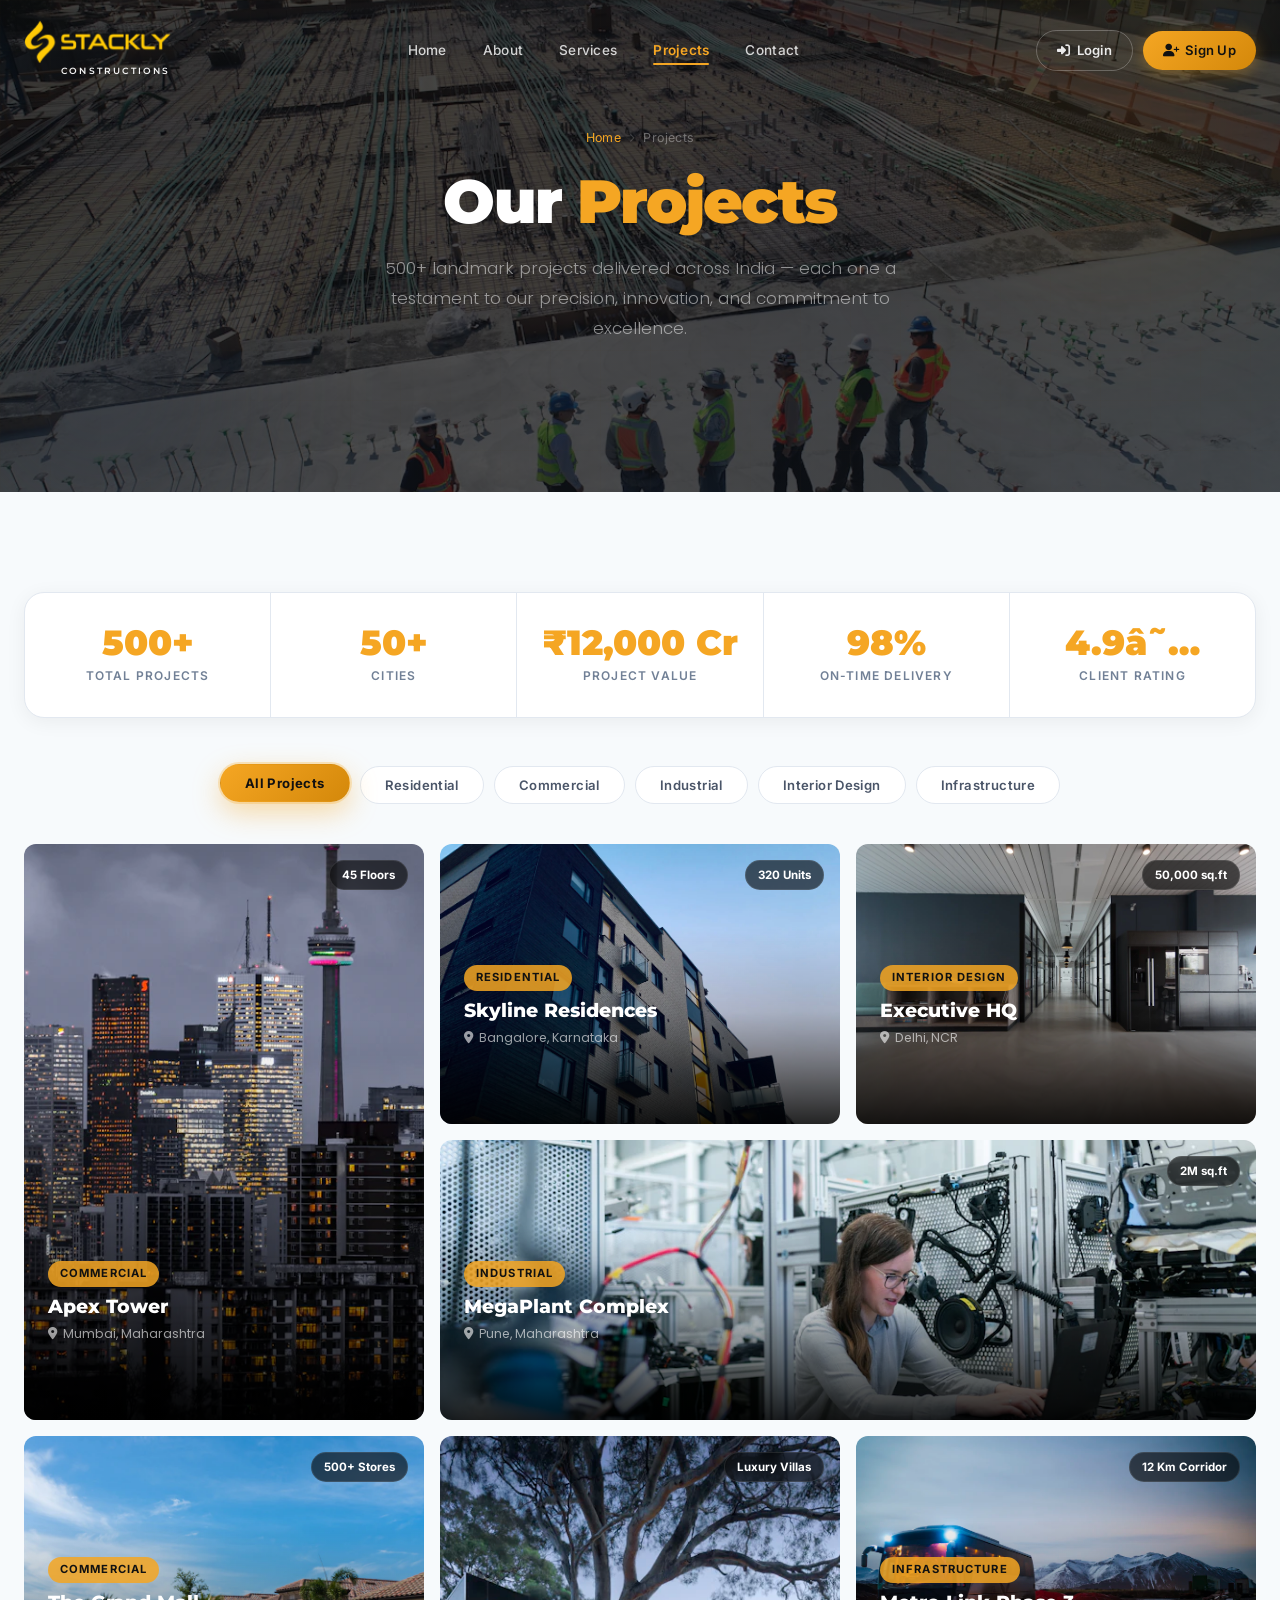
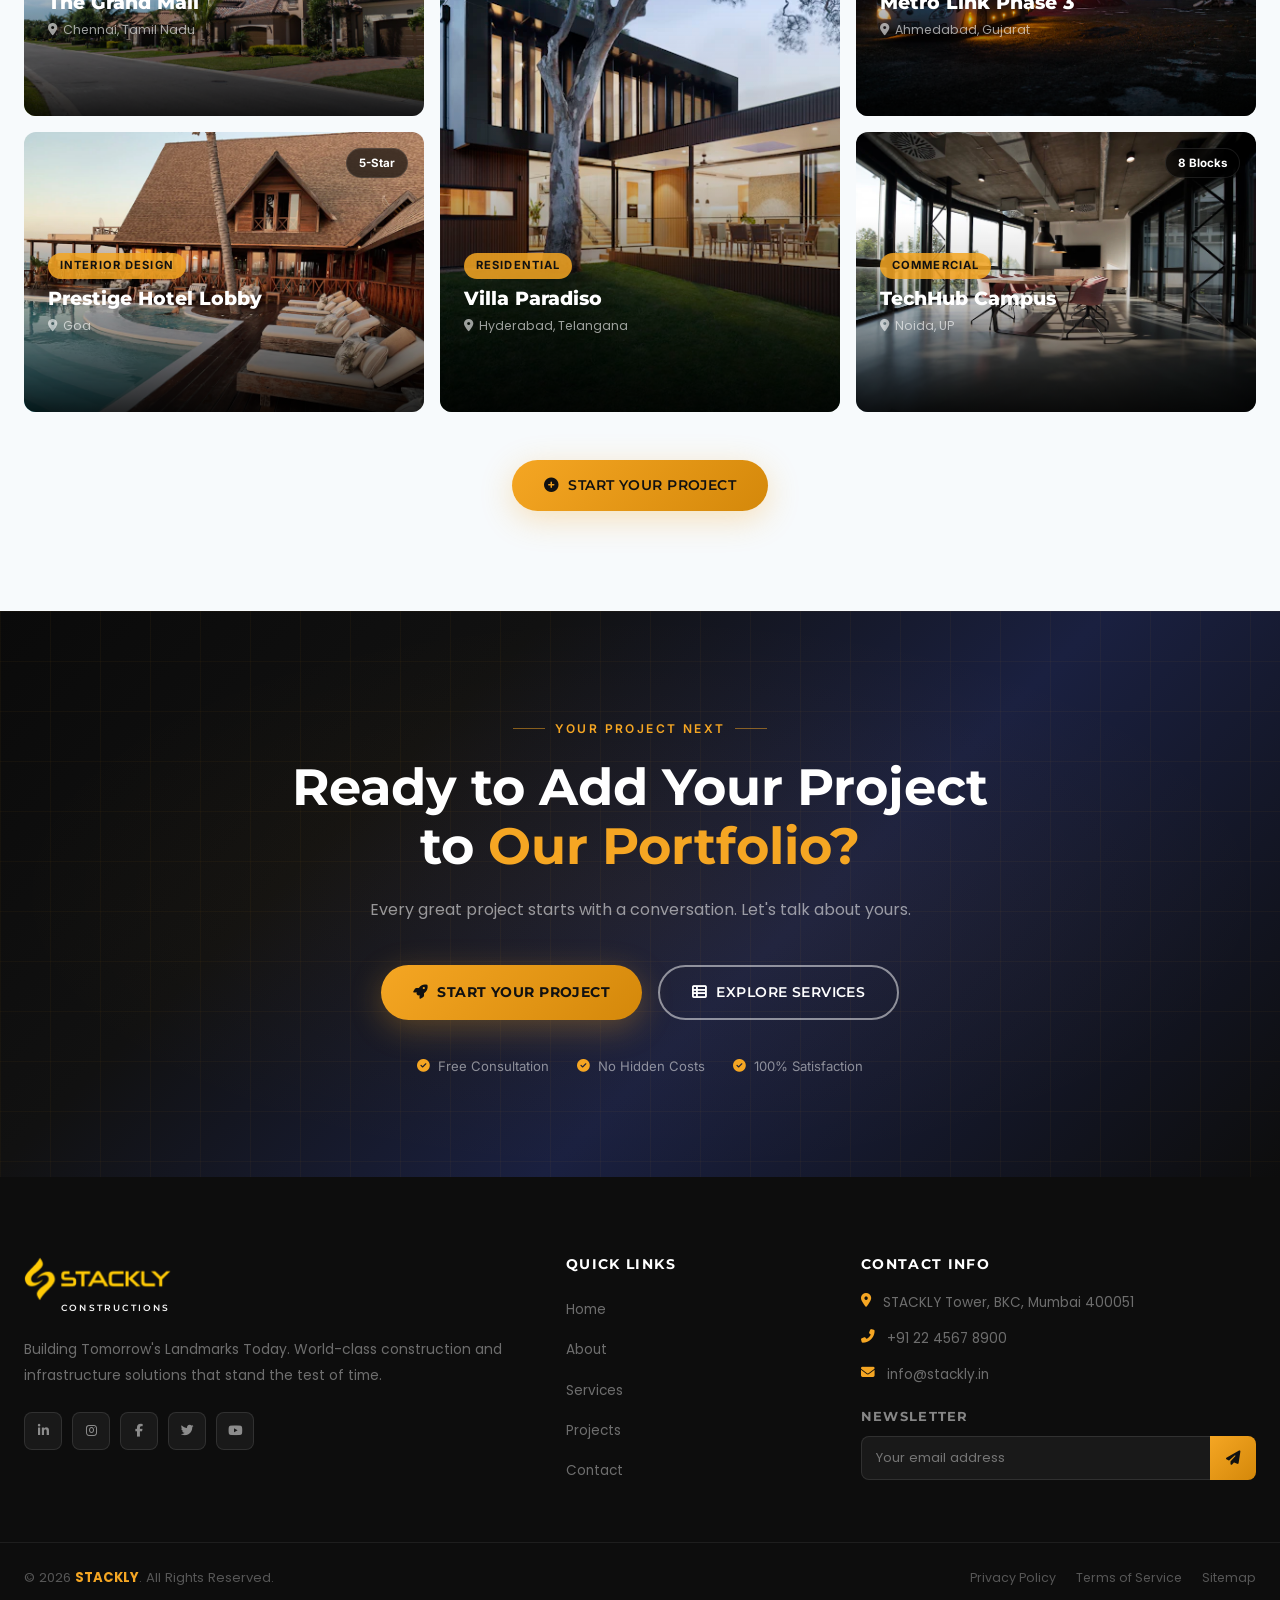
<file: projects.html>
﻿<!DOCTYPE html>
<html lang="en">
<head>
  <meta charset="UTF-8">
  <meta name="viewport" content="width=device-width, initial-scale=1.0">
  <meta name="description" content="STACKLY Projects — Landmark construction portfolio across residential, commercial, industrial, and interior design sectors.">
  <title>Projects | STACKLY</title>
  <link rel="preconnect" href="https://fonts.googleapis.com">
  <link rel="preconnect" href="https://fonts.gstatic.com" crossorigin>
  <link href="https://fonts.googleapis.com/css2?family=Montserrat:wght@400;500;600;700;800;900&family=Poppins:wght@300;400;500;600;700&family=Inter:wght@300;400;500;600;700&display=swap" rel="stylesheet">
  <link rel="stylesheet" href="https://cdnjs.cloudflare.com/ajax/libs/font-awesome/6.5.0/css/all.min.css">
  <link rel="stylesheet" href="styles.css">
  <style>
    /* Full portfolio grid — taller rows and more cards */
    .portfolio-grid {
      display: grid;
      grid-template-columns: repeat(3, 1fr);
      grid-auto-rows: 280px;
      gap: 16px;
      margin-bottom: 48px;
    }
    .portfolio-grid .project-card.tall { grid-row: span 2; }
    .portfolio-grid .project-card.wide { grid-column: span 2; }

    /* Stats bar */
    .portfolio-stats {
      display: flex;
      gap: 0;
      background: var(--white);
      border: 1.5px solid var(--gray-200);
      border-radius: var(--radius-lg);
      overflow: hidden;
      margin-bottom: 48px;
      box-shadow: 0 4px 20px rgba(0,0,0,0.06);
    }
    .portfolio-stat {
      flex: 1;
      padding: 32px 20px;
      text-align: center;
      border-right: 1.5px solid var(--gray-200);
      transition: all 0.35s cubic-bezier(0.4, 0, 0.2, 1);
      position: relative;
      overflow: hidden;
    }
    .portfolio-stat::after {
      content: '';
      position: absolute;
      bottom: 0; left: 0; right: 0;
      height: 3px;
      background: linear-gradient(90deg, var(--gold), var(--gold-dark));
      transform: scaleX(0);
      transform-origin: center;
      transition: transform 0.35s ease;
    }
    .portfolio-stat:last-child { border-right: none; }
    .portfolio-stat:hover {
      background: linear-gradient(160deg, rgba(245,166,35,0.08) 0%, rgba(245,166,35,0.04) 100%);
      border-color: rgba(245,166,35,0.3);
      transform: translateY(-3px);
      box-shadow: 0 8px 28px rgba(245,166,35,0.15);
    }
    .portfolio-stat:hover::after { transform: scaleX(1); }
    .portfolio-stat:hover .portfolio-stat-num {
      color: var(--gold-dark);
      transform: scale(1.08);
      transition: color 0.3s ease, transform 0.3s ease;
      display: inline-block;
    }
    .portfolio-stat:hover .portfolio-stat-label {
      color: var(--charcoal);
      transition: color 0.3s ease;
    }
    .portfolio-stat-num {
      font-family: var(--font-heading);
      font-size: 2.2rem;
      font-weight: 900;
      color: var(--gold);
      line-height: 1;
      margin-bottom: 6px;
      transition: color 0.3s ease, transform 0.3s ease;
      display: inline-block;
    }
    .portfolio-stat-label {
      font-size: 0.75rem;
      color: var(--gray-500);
      text-transform: uppercase;
      letter-spacing: 0.1em;
      font-family: var(--font-accent);
      font-weight: 600;
      transition: color 0.3s ease;
    }

    @media (max-width: 900px) {
      .portfolio-grid { grid-template-columns: 1fr 1fr; grid-auto-rows: 240px; }
      .portfolio-grid .project-card.tall { grid-row: span 1; }
      .portfolio-grid .project-card.wide { grid-column: span 1; }
      .portfolio-stats { flex-wrap: wrap; }
      .portfolio-stat { flex: 1 1 50%; border-bottom: 1.5px solid var(--gray-200); }
    }
    @media (max-width: 560px) {
      .portfolio-grid { grid-template-columns: 1fr; grid-auto-rows: 220px; }
      .portfolio-stat { flex: 1 1 100%; }
    }
  </style>
</head>
<body>

  <!-- â•â•â•â•â•â•â•â•â•â•â• NAVBAR â•â•â•â•â•â•â•â•â•â•â• -->
  <nav class="navbar scrolled" id="navbar">
    <div class="nav-container">
      <a href="index.html" class="nav-brand">
        <img src="images/Stackly logo.webp" alt="STACKLY" class="brand-img">
        <span class="brand-tagline">Constructions</span>
      </a>
      <div class="nav-menu" id="navMenu">
        <a href="index.html"    class="nav-link">Home</a>
        <a href="about.html"    class="nav-link">About</a>
        <a href="services.html" class="nav-link">Services</a>
        <a href="projects.html" class="nav-link active">Projects</a>
        <a href="contact.html"  class="nav-link">Contact</a>
      </div>
      <div class="nav-auth">
        <a href="login.html"  class="btn-nav-login"><i class="fas fa-sign-in-alt"></i> Login</a>
        <a href="signup.html" class="btn-nav-signup"><i class="fas fa-user-plus"></i> Sign Up</a>
      </div>
      <button class="nav-toggle" id="navToggle" aria-label="Toggle menu">
        <i class="fas fa-bars"></i>
      </button>
    </div>
  </nav>

  <nav class="mobile-menu" id="mobileMenu">
    <a href="index.html"    class="mobile-nav-link">Home</a>
    <a href="about.html"    class="mobile-nav-link">About</a>
    <a href="services.html" class="mobile-nav-link">Services</a>
    <a href="projects.html" class="mobile-nav-link">Projects</a>
    <a href="contact.html"  class="mobile-nav-link">Contact</a>
    <div class="mobile-auth">
      <a href="login.html"  class="btn-nav-login" style="display:flex;justify-content:center;"><i class="fas fa-sign-in-alt"></i> Login</a>
      <a href="signup.html" class="btn-nav-signup" style="display:flex;justify-content:center;margin-top:8px;"><i class="fas fa-user-plus"></i> Sign Up</a>
    </div>
  </nav>

  <!-- â•â•â•â•â•â•â•â•â•â•â• PAGE BANNER â•â•â•â•â•â•â•â•â•â•â• -->
  <section class="page-banner">
    <div class="page-banner-grid"></div>
    <div class="page-banner-geo page-banner-geo-1"></div>
    <div class="page-banner-geo page-banner-geo-2"></div>
    <div class="container">
      <div class="page-banner-content">
        <div class="page-banner-breadcrumb">
          <a href="index.html">Home</a>
          <span class="sep"><i class="fas fa-chevron-right"></i></span>
          <span>Projects</span>
        </div>
        <h1 class="page-banner-title">
          Our <span class="text-gold">Projects</span>
        </h1>
        <p class="page-banner-subtitle">
          500+ landmark projects delivered across India — each one a testament to our precision, innovation, and commitment to excellence.
        </p>
      </div>
    </div>
  </section>

  <!-- â•â•â•â•â•â•â•â•â•â•â• FULL PORTFOLIO â•â•â•â•â•â•â•â•â•â•â• -->
  <section class="projects-section" id="portfolio" style="background:var(--off-white);">
    <div class="container">

      <!-- Portfolio stats bar -->
      <div class="portfolio-stats">
        <div class="portfolio-stat">
          <div class="portfolio-stat-num">500+</div>
          <div class="portfolio-stat-label">Total Projects</div>
        </div>
        <div class="portfolio-stat">
          <div class="portfolio-stat-num">50+</div>
          <div class="portfolio-stat-label">Cities</div>
        </div>
        <div class="portfolio-stat">
          <div class="portfolio-stat-num">₹12,000 Cr</div>
          <div class="portfolio-stat-label">Project Value</div>
        </div>
        <div class="portfolio-stat">
          <div class="portfolio-stat-num">98%</div>
          <div class="portfolio-stat-label">On-Time Delivery</div>
        </div>
        <div class="portfolio-stat">
          <div class="portfolio-stat-num">4.9â˜…</div>
          <div class="portfolio-stat-label">Client Rating</div>
        </div>
      </div>

      <!-- Filter -->
      <div class="project-filters" style="margin-bottom:40px;">
        <button class="filter-btn active" data-filter="all">All Projects</button>
        <button class="filter-btn" data-filter="residential">Residential</button>
        <button class="filter-btn" data-filter="commercial">Commercial</button>
        <button class="filter-btn" data-filter="industrial">Industrial</button>
        <button class="filter-btn" data-filter="interior">Interior Design</button>
        <button class="filter-btn" data-filter="infrastructure">Infrastructure</button>
      </div>

      <!-- Full Portfolio Grid -->
      <div class="portfolio-grid" id="projectsGrid">

        <div class="project-card tall" data-category="commercial">
          <div class="project-visual commercial-1">
            <div class="project-overlay">
              <div class="project-info">
                <span class="project-cat">Commercial</span>
                <h3 class="project-name">Apex Tower</h3>
                <p class="project-loc"><i class="fas fa-map-marker-alt"></i> Mumbai, Maharashtra</p>
                <a href="#" class="project-btn">View Details</a>
              </div>
            </div>
            <div class="project-badge">45 Floors</div>
          </div>
        </div>

        <div class="project-card" data-category="residential">
          <div class="project-visual residential-1">
            <div class="project-overlay">
              <div class="project-info">
                <span class="project-cat">Residential</span>
                <h3 class="project-name">Skyline Residences</h3>
                <p class="project-loc"><i class="fas fa-map-marker-alt"></i> Bangalore, Karnataka</p>
                <a href="#" class="project-btn">View Details</a>
              </div>
            </div>
            <div class="project-badge">320 Units</div>
          </div>
        </div>

        <div class="project-card" data-category="interior">
          <div class="project-visual interior-1">
            <div class="project-overlay">
              <div class="project-info">
                <span class="project-cat">Interior Design</span>
                <h3 class="project-name">Executive HQ</h3>
                <p class="project-loc"><i class="fas fa-map-marker-alt"></i> Delhi, NCR</p>
                <a href="#" class="project-btn">View Details</a>
              </div>
            </div>
            <div class="project-badge">50,000 sq.ft</div>
          </div>
        </div>

        <div class="project-card wide" data-category="industrial">
          <div class="project-visual industrial-1">
            <div class="project-overlay">
              <div class="project-info">
                <span class="project-cat">Industrial</span>
                <h3 class="project-name">MegaPlant Complex</h3>
                <p class="project-loc"><i class="fas fa-map-marker-alt"></i> Pune, Maharashtra</p>
                <a href="#" class="project-btn">View Details</a>
              </div>
            </div>
            <div class="project-badge">2M sq.ft</div>
          </div>
        </div>

        <div class="project-card" data-category="commercial">
          <div class="project-visual commercial-2">
            <div class="project-overlay">
              <div class="project-info">
                <span class="project-cat">Commercial</span>
                <h3 class="project-name">The Grand Mall</h3>
                <p class="project-loc"><i class="fas fa-map-marker-alt"></i> Chennai, Tamil Nadu</p>
                <a href="#" class="project-btn">View Details</a>
              </div>
            </div>
            <div class="project-badge">500+ Stores</div>
          </div>
        </div>

        <div class="project-card tall" data-category="residential">
          <div class="project-visual residential-2">
            <div class="project-overlay">
              <div class="project-info">
                <span class="project-cat">Residential</span>
                <h3 class="project-name">Villa Paradiso</h3>
                <p class="project-loc"><i class="fas fa-map-marker-alt"></i> Hyderabad, Telangana</p>
                <a href="#" class="project-btn">View Details</a>
              </div>
            </div>
            <div class="project-badge">Luxury Villas</div>
          </div>
        </div>

        <div class="project-card" data-category="infrastructure">
          <div class="project-visual" style="background:linear-gradient(145deg,#1a3a1a 0%,#254a25 40%,#0d280d 100%);background-image:url('images/project-bus-transport.webp');background-size:cover;background-position:center;">
            <div class="project-overlay">
              <div class="project-info">
                <span class="project-cat">Infrastructure</span>
                <h3 class="project-name">Metro Link Phase 3</h3>
                <p class="project-loc"><i class="fas fa-map-marker-alt"></i> Ahmedabad, Gujarat</p>
                <a href="#" class="project-btn">View Details</a>
              </div>
            </div>
            <div class="project-badge">12 Km Corridor</div>
          </div>
        </div>

        <div class="project-card" data-category="interior">
          <div class="project-visual" style="background:linear-gradient(145deg,#3a1a3a 0%,#4a254a 40%,#280d28 100%);background-image:url('images/project-hotel-lobby.webp');background-size:cover;background-position:center;">
            <div class="project-overlay">
              <div class="project-info">
                <span class="project-cat">Interior Design</span>
                <h3 class="project-name">Prestige Hotel Lobby</h3>
                <p class="project-loc"><i class="fas fa-map-marker-alt"></i> Goa</p>
                <a href="#" class="project-btn">View Details</a>
              </div>
            </div>
            <div class="project-badge">5-Star</div>
          </div>
        </div>

        <div class="project-card" data-category="commercial">
          <div class="project-visual" style="background:linear-gradient(145deg,#1a1a4a 0%,#25254a 40%,#0d0d38 100%);background-image:url('images/project-tech-hub.webp');background-size:cover;background-position:center;">
            <div class="project-overlay">
              <div class="project-info">
                <span class="project-cat">Commercial</span>
                <h3 class="project-name">TechHub Campus</h3>
                <p class="project-loc"><i class="fas fa-map-marker-alt"></i> Noida, UP</p>
                <a href="#" class="project-btn">View Details</a>
              </div>
            </div>
            <div class="project-badge">8 Blocks</div>
          </div>
        </div>

      </div>

      <div style="text-align:center;margin-top:16px;">
        <a href="contact.html" class="btn btn-primary btn-ripple"><i class="fas fa-plus-circle"></i> Start Your Project</a>
      </div>
    </div>
  </section>

  <!-- â•â•â•â•â•â•â•â•â•â•â• CTA â•â•â•â•â•â•â•â•â•â•â• -->
  <section class="cta-section">
    <div class="cta-bg"><div class="cta-overlay"></div><div class="cta-pattern"></div></div>
    <div class="container">
      <div class="cta-content">
        <div class="cta-label">Your Project Next</div>
        <h2 class="cta-title">Ready to Add Your Project to <span class="text-gold">Our Portfolio?</span></h2>
        <p class="cta-subtitle">Every great project starts with a conversation. Let's talk about yours.</p>
        <div class="cta-buttons">
          <a href="contact.html" class="btn btn-gold btn-ripple"><i class="fas fa-rocket"></i> Start Your Project</a>
          <a href="services.html" class="btn btn-outline-white btn-ripple"><i class="fas fa-th-list"></i> Explore Services</a>
        </div>
        <div class="cta-trust">
          <div class="trust-item"><i class="fas fa-check-circle"></i> Free Consultation</div>
          <div class="trust-item"><i class="fas fa-check-circle"></i> No Hidden Costs</div>
          <div class="trust-item"><i class="fas fa-check-circle"></i> 100% Satisfaction</div>
        </div>
      </div>
    </div>
  </section>

  <!-- â•â•â•â•â•â•â•â•â•â•â• FOOTER â•â•â•â•â•â•â•â•â•â•â• -->
  <footer class="footer">
    <div class="footer-top">
      <div class="container">
        <div class="footer-grid">
          <div class="footer-brand-col">
            <a href="index.html" class="footer-brand">
              <img src="images/Stackly logo.webp" alt="STACKLY" class="brand-img">
        <span class="brand-tagline">Constructions</span>
            </a>
            <p class="footer-desc">Building Tomorrow's Landmarks Today. World-class construction and infrastructure solutions that stand the test of time.</p>
            <div class="footer-social">
              <a href="#" class="footer-social-link"><i class="fab fa-linkedin-in"></i></a>
              <a href="#" class="footer-social-link"><i class="fab fa-instagram"></i></a>
              <a href="#" class="footer-social-link"><i class="fab fa-facebook-f"></i></a>
              <a href="#" class="footer-social-link"><i class="fab fa-twitter"></i></a>
              <a href="#" class="footer-social-link"><i class="fab fa-youtube"></i></a>
            </div>
          </div>
          <div class="footer-links-col">
            <h4 class="footer-col-title">Quick Links</h4>
            <ul class="footer-links">
              <li><a href="index.html">Home</a></li>
              <li><a href="about.html">About</a></li>
              <li><a href="services.html">Services</a></li>
              <li><a href="projects.html">Projects</a></li>
              <li><a href="contact.html">Contact</a></li>
            </ul>
          </div>
          <div class="footer-contact-col">
            <h4 class="footer-col-title">Contact Info</h4>
            <div class="footer-contact-item"><i class="fas fa-map-marker-alt"></i><span>STACKLY Tower, BKC, Mumbai 400051</span></div>
            <div class="footer-contact-item"><i class="fas fa-phone-alt"></i><span>+91 22 4567 8900</span></div>
            <div class="footer-contact-item"><i class="fas fa-envelope"></i><span>info@stackly.in</span></div>
            <div class="footer-newsletter">
              <h5>Newsletter</h5>
              <div class="newsletter-form">
                <input type="email" placeholder="Your email address">
                <button type="button"><i class="fas fa-paper-plane"></i></button>
              </div>
            </div>
          </div>
        </div>
      </div>
    </div>
    <div class="footer-bottom">
      <div class="container">
        <div class="footer-bottom-content">
          <p class="copyright">&copy; 2026 <strong>STACKLY</strong>. All Rights Reserved.</p>
          <div class="footer-bottom-links">
            <a href="#">Privacy Policy</a>
            <a href="#">Terms of Service</a>
            <a href="#">Sitemap</a>
          </div>
        </div>
      </div>
    </div>
  </footer>

  <button class="scroll-top" id="scrollTop" aria-label="Scroll to top"><i class="fas fa-arrow-up"></i></button>
  <script src="script.js"></script>
</body>
</html>
</file>
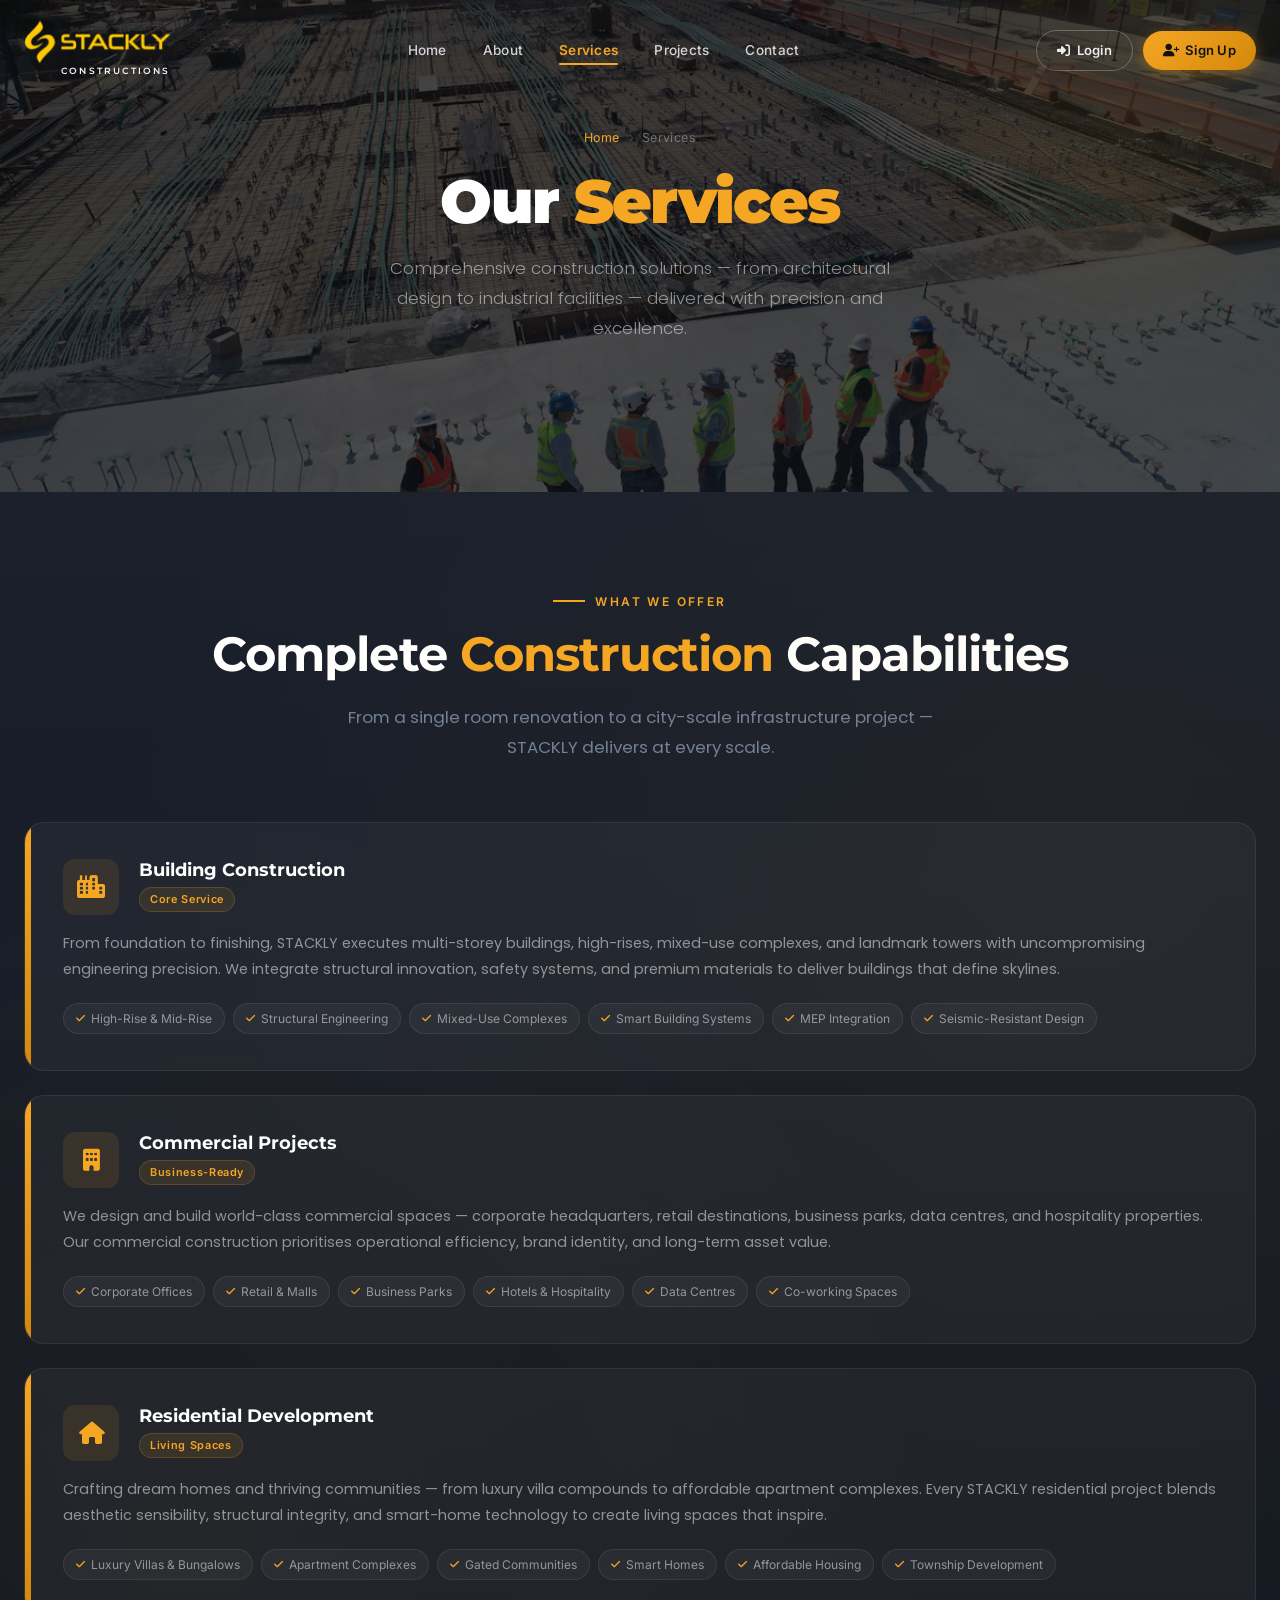
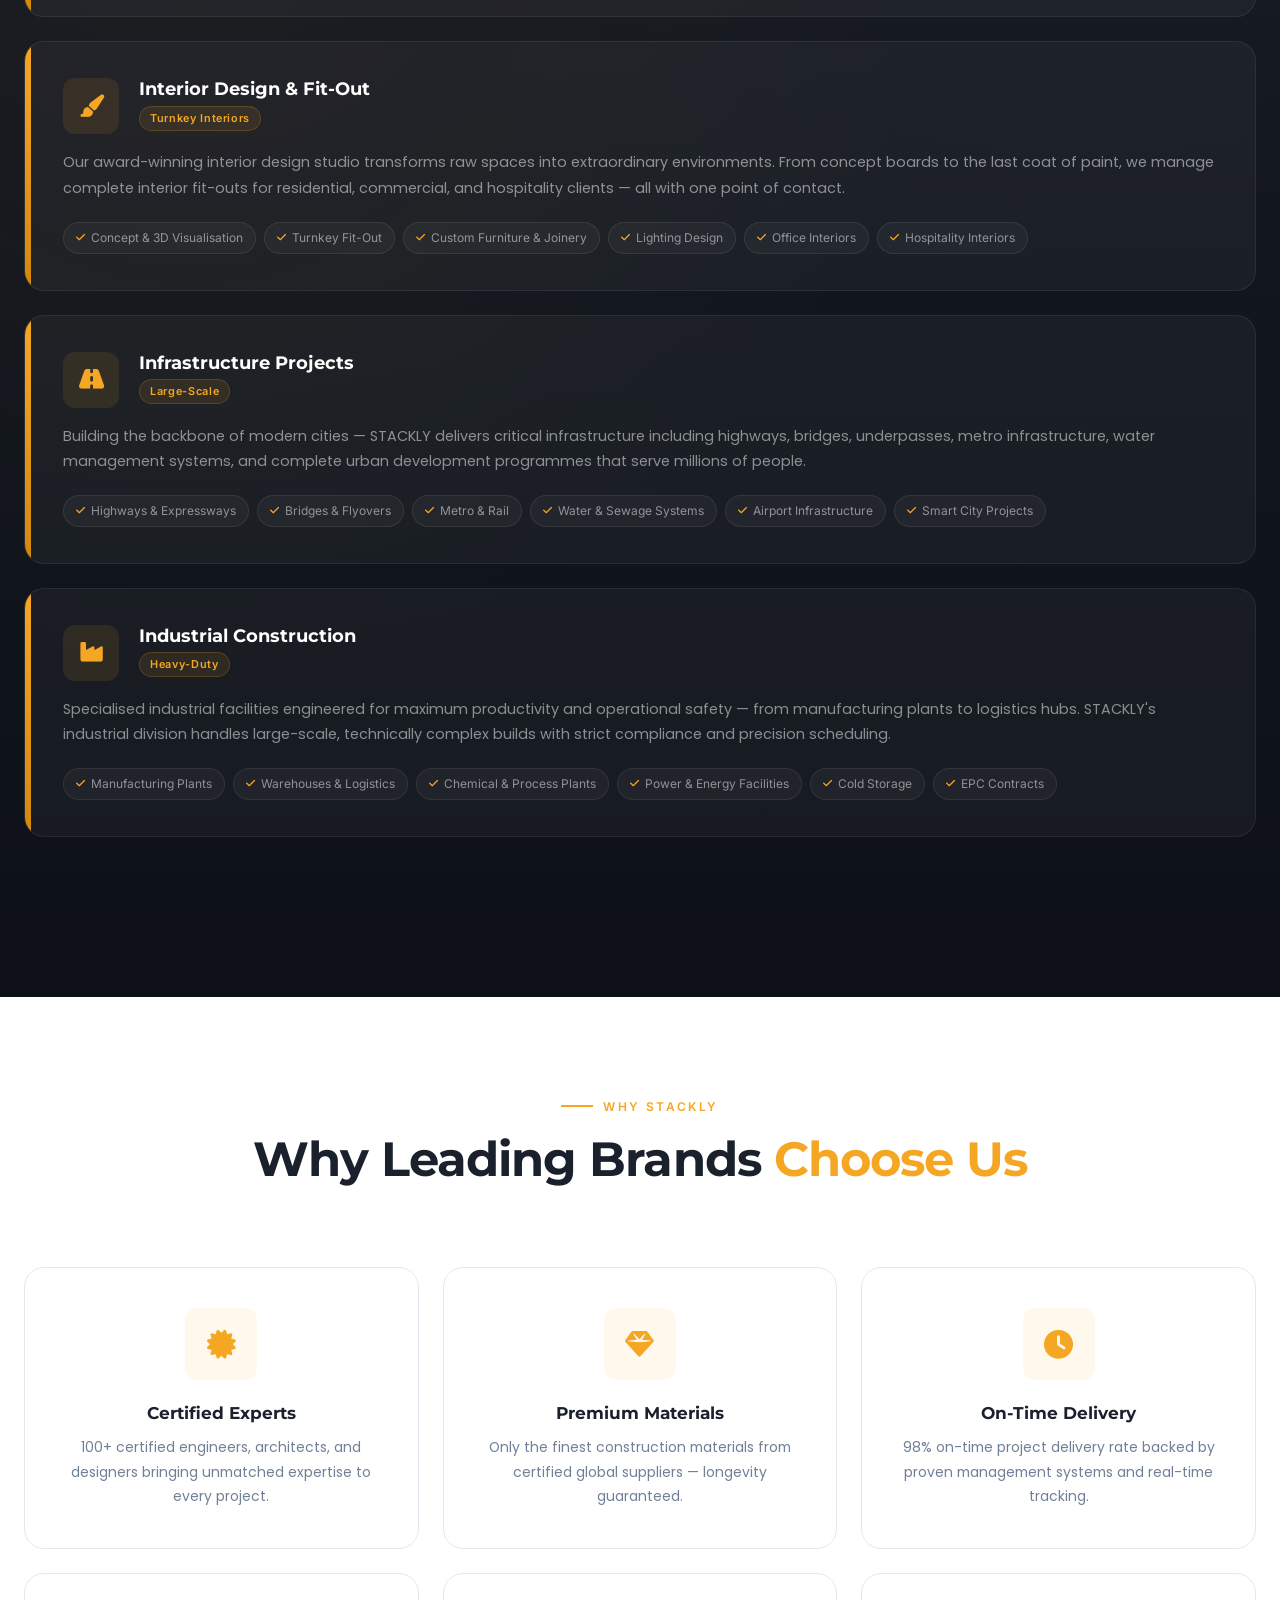
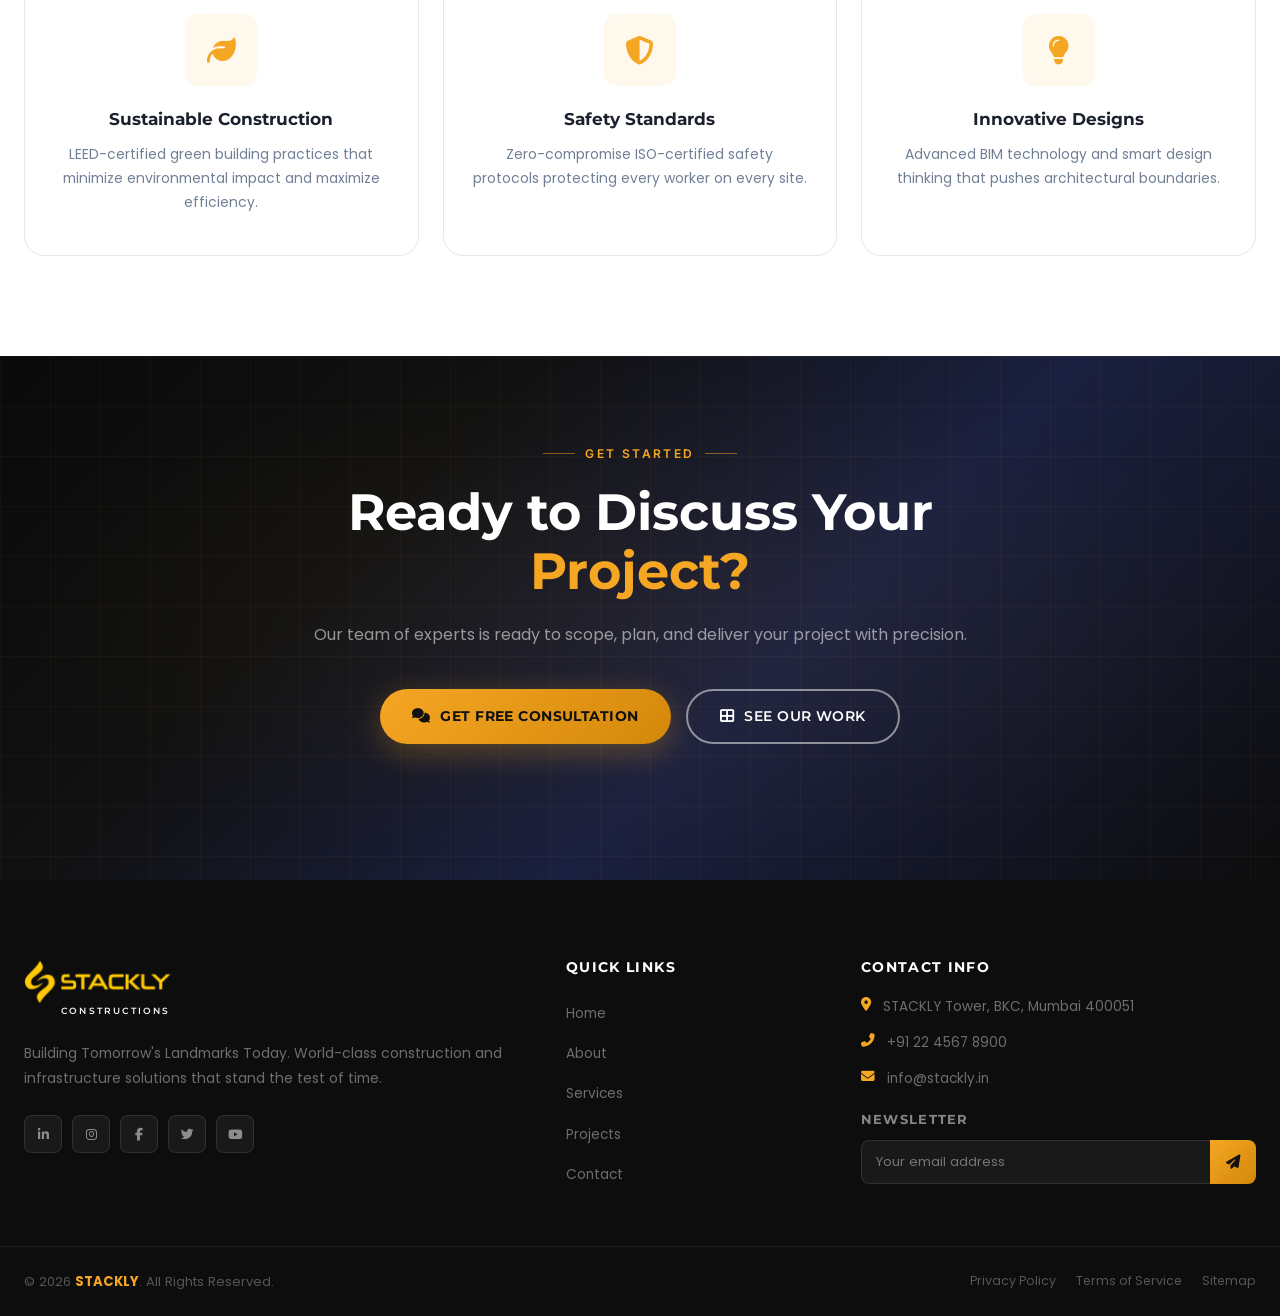
<file: services.html>
﻿<!DOCTYPE html>
<html lang="en">
<head>
  <meta charset="UTF-8">
  <meta name="viewport" content="width=device-width, initial-scale=1.0">
  <meta name="description" content="STACKLY Services — Building Construction, Commercial, Residential, Interior Design, Infrastructure, and Industrial construction solutions.">
  <title>Services | STACKLY</title>
  <link rel="preconnect" href="https://fonts.googleapis.com">
  <link rel="preconnect" href="https://fonts.gstatic.com" crossorigin>
  <link href="https://fonts.googleapis.com/css2?family=Montserrat:wght@400;500;600;700;800;900&family=Poppins:wght@300;400;500;600;700&family=Inter:wght@300;400;500;600;700&display=swap" rel="stylesheet">
  <link rel="stylesheet" href="https://cdnjs.cloudflare.com/ajax/libs/font-awesome/6.5.0/css/all.min.css">
  <link rel="stylesheet" href="styles.css">
</head>
<body>

  <!-- â•â•â•â•â•â•â•â•â•â•â• NAVBAR â•â•â•â•â•â•â•â•â•â•â• -->
  <nav class="navbar scrolled" id="navbar">
    <div class="nav-container">
      <a href="index.html" class="nav-brand">
        <img src="images/Stackly logo.webp" alt="STACKLY" class="brand-img">
        <span class="brand-tagline">Constructions</span>
      </a>
      <div class="nav-menu" id="navMenu">
        <a href="index.html"    class="nav-link">Home</a>
        <a href="about.html"    class="nav-link">About</a>
        <a href="services.html" class="nav-link active">Services</a>
        <a href="projects.html" class="nav-link">Projects</a>
        <a href="contact.html"  class="nav-link">Contact</a>
      </div>
      <div class="nav-auth">
        <a href="login.html"  class="btn-nav-login"><i class="fas fa-sign-in-alt"></i> Login</a>
        <a href="signup.html" class="btn-nav-signup"><i class="fas fa-user-plus"></i> Sign Up</a>
      </div>
      <button class="nav-toggle" id="navToggle" aria-label="Toggle menu">
        <i class="fas fa-bars"></i>
      </button>
    </div>
  </nav>

  <nav class="mobile-menu" id="mobileMenu">
    <a href="index.html"    class="mobile-nav-link">Home</a>
    <a href="about.html"    class="mobile-nav-link">About</a>
    <a href="services.html" class="mobile-nav-link">Services</a>
    <a href="projects.html" class="mobile-nav-link">Projects</a>
    <a href="contact.html"  class="mobile-nav-link">Contact</a>
    <div class="mobile-auth">
      <a href="login.html"  class="btn-nav-login" style="display:flex;justify-content:center;"><i class="fas fa-sign-in-alt"></i> Login</a>
      <a href="signup.html" class="btn-nav-signup" style="display:flex;justify-content:center;margin-top:8px;"><i class="fas fa-user-plus"></i> Sign Up</a>
    </div>
  </nav>

  <!-- â•â•â•â•â•â•â•â•â•â•â• PAGE BANNER â•â•â•â•â•â•â•â•â•â•â• -->
  <section class="page-banner">
    <div class="page-banner-grid"></div>
    <div class="page-banner-geo page-banner-geo-1"></div>
    <div class="page-banner-geo page-banner-geo-2"></div>
    <div class="container">
      <div class="page-banner-content">
        <div class="page-banner-breadcrumb">
          <a href="index.html">Home</a>
          <span class="sep"><i class="fas fa-chevron-right"></i></span>
          <span>Services</span>
        </div>
        <h1 class="page-banner-title">
          Our <span class="text-gold">Services</span>
        </h1>
        <p class="page-banner-subtitle">
          Comprehensive construction solutions — from architectural design to industrial facilities — delivered with precision and excellence.
        </p>
      </div>
    </div>
  </section>

  <!-- â•â•â•â•â•â•â•â•â•â•â• ALL SERVICES (EXPANDED) â•â•â•â•â•â•â•â•â•â•â• -->
  <section style="padding:var(--section-pad);background:linear-gradient(180deg,var(--charcoal) 0%,#0d1117 100%);position:relative;overflow:hidden;" id="services">
    <div style="position:absolute;inset:0;background-image:radial-gradient(circle at 15% 50%,rgba(245,166,35,0.04) 0%,transparent 50%),radial-gradient(circle at 85% 20%,rgba(245,166,35,0.04) 0%,transparent 50%);"></div>
    <div class="container">
      <div class="section-header center" style="margin-bottom:60px;">
        <div class="section-label">What We Offer</div>
        <h2 class="section-title" style="color:var(--white);">Complete <span class="text-gold">Construction</span> Capabilities</h2>
        <p class="section-subtitle">From a single room renovation to a city-scale infrastructure project — STACKLY delivers at every scale.</p>
      </div>

      <div class="services-full-grid">

        <!-- 01 Building Construction -->
        <div class="service-card-full reveal-up" id="building-construction">
          <div class="service-card-full-accent"></div>
          <div class="service-card-full-body">
            <div class="service-card-full-header">
              <div class="service-card-full-icon"><i class="fas fa-city"></i></div>
              <div>
                <h3 class="service-card-full-title">Building Construction</h3>
                <span class="service-card-full-badge">Core Service</span>
              </div>
            </div>
            <p class="service-card-full-desc">
              From foundation to finishing, STACKLY executes multi-storey buildings, high-rises, mixed-use complexes,
              and landmark towers with uncompromising engineering precision. We integrate structural innovation, safety
              systems, and premium materials to deliver buildings that define skylines.
            </p>
            <div class="service-card-full-features">
              <span class="service-feature-tag"><i class="fas fa-check"></i> High-Rise &amp; Mid-Rise</span>
              <span class="service-feature-tag"><i class="fas fa-check"></i> Structural Engineering</span>
              <span class="service-feature-tag"><i class="fas fa-check"></i> Mixed-Use Complexes</span>
              <span class="service-feature-tag"><i class="fas fa-check"></i> Smart Building Systems</span>
              <span class="service-feature-tag"><i class="fas fa-check"></i> MEP Integration</span>
              <span class="service-feature-tag"><i class="fas fa-check"></i> Seismic-Resistant Design</span>
            </div>
          </div>
        </div>

        <!-- 02 Commercial Projects -->
        <div class="service-card-full reveal-up" id="commercial-projects">
          <div class="service-card-full-accent"></div>
          <div class="service-card-full-body">
            <div class="service-card-full-header">
              <div class="service-card-full-icon"><i class="fas fa-building"></i></div>
              <div>
                <h3 class="service-card-full-title">Commercial Projects</h3>
                <span class="service-card-full-badge">Business-Ready</span>
              </div>
            </div>
            <p class="service-card-full-desc">
              We design and build world-class commercial spaces — corporate headquarters, retail destinations, business
              parks, data centres, and hospitality properties. Our commercial construction prioritises operational efficiency,
              brand identity, and long-term asset value.
            </p>
            <div class="service-card-full-features">
              <span class="service-feature-tag"><i class="fas fa-check"></i> Corporate Offices</span>
              <span class="service-feature-tag"><i class="fas fa-check"></i> Retail &amp; Malls</span>
              <span class="service-feature-tag"><i class="fas fa-check"></i> Business Parks</span>
              <span class="service-feature-tag"><i class="fas fa-check"></i> Hotels &amp; Hospitality</span>
              <span class="service-feature-tag"><i class="fas fa-check"></i> Data Centres</span>
              <span class="service-feature-tag"><i class="fas fa-check"></i> Co-working Spaces</span>
            </div>
          </div>
        </div>

        <!-- 03 Residential Development -->
        <div class="service-card-full reveal-up" id="residential-development">
          <div class="service-card-full-accent"></div>
          <div class="service-card-full-body">
            <div class="service-card-full-header">
              <div class="service-card-full-icon"><i class="fas fa-home"></i></div>
              <div>
                <h3 class="service-card-full-title">Residential Development</h3>
                <span class="service-card-full-badge">Living Spaces</span>
              </div>
            </div>
            <p class="service-card-full-desc">
              Crafting dream homes and thriving communities — from luxury villa compounds to affordable apartment
              complexes. Every STACKLY residential project blends aesthetic sensibility, structural integrity, and
              smart-home technology to create living spaces that inspire.
            </p>
            <div class="service-card-full-features">
              <span class="service-feature-tag"><i class="fas fa-check"></i> Luxury Villas &amp; Bungalows</span>
              <span class="service-feature-tag"><i class="fas fa-check"></i> Apartment Complexes</span>
              <span class="service-feature-tag"><i class="fas fa-check"></i> Gated Communities</span>
              <span class="service-feature-tag"><i class="fas fa-check"></i> Smart Homes</span>
              <span class="service-feature-tag"><i class="fas fa-check"></i> Affordable Housing</span>
              <span class="service-feature-tag"><i class="fas fa-check"></i> Township Development</span>
            </div>
          </div>
        </div>

        <!-- 04 Interior Design -->
        <div class="service-card-full reveal-up" id="interior-design">
          <div class="service-card-full-accent"></div>
          <div class="service-card-full-body">
            <div class="service-card-full-header">
              <div class="service-card-full-icon"><i class="fas fa-paint-brush"></i></div>
              <div>
                <h3 class="service-card-full-title">Interior Design &amp; Fit-Out</h3>
                <span class="service-card-full-badge">Turnkey Interiors</span>
              </div>
            </div>
            <p class="service-card-full-desc">
              Our award-winning interior design studio transforms raw spaces into extraordinary environments.
              From concept boards to the last coat of paint, we manage complete interior fit-outs for
              residential, commercial, and hospitality clients — all with one point of contact.
            </p>
            <div class="service-card-full-features">
              <span class="service-feature-tag"><i class="fas fa-check"></i> Concept &amp; 3D Visualisation</span>
              <span class="service-feature-tag"><i class="fas fa-check"></i> Turnkey Fit-Out</span>
              <span class="service-feature-tag"><i class="fas fa-check"></i> Custom Furniture &amp; Joinery</span>
              <span class="service-feature-tag"><i class="fas fa-check"></i> Lighting Design</span>
              <span class="service-feature-tag"><i class="fas fa-check"></i> Office Interiors</span>
              <span class="service-feature-tag"><i class="fas fa-check"></i> Hospitality Interiors</span>
            </div>
          </div>
        </div>

        <!-- 05 Infrastructure Projects -->
        <div class="service-card-full reveal-up" id="infrastructure">
          <div class="service-card-full-accent"></div>
          <div class="service-card-full-body">
            <div class="service-card-full-header">
              <div class="service-card-full-icon"><i class="fas fa-road"></i></div>
              <div>
                <h3 class="service-card-full-title">Infrastructure Projects</h3>
                <span class="service-card-full-badge">Large-Scale</span>
              </div>
            </div>
            <p class="service-card-full-desc">
              Building the backbone of modern cities — STACKLY delivers critical infrastructure including highways,
              bridges, underpasses, metro infrastructure, water management systems, and complete urban development
              programmes that serve millions of people.
            </p>
            <div class="service-card-full-features">
              <span class="service-feature-tag"><i class="fas fa-check"></i> Highways &amp; Expressways</span>
              <span class="service-feature-tag"><i class="fas fa-check"></i> Bridges &amp; Flyovers</span>
              <span class="service-feature-tag"><i class="fas fa-check"></i> Metro &amp; Rail</span>
              <span class="service-feature-tag"><i class="fas fa-check"></i> Water &amp; Sewage Systems</span>
              <span class="service-feature-tag"><i class="fas fa-check"></i> Airport Infrastructure</span>
              <span class="service-feature-tag"><i class="fas fa-check"></i> Smart City Projects</span>
            </div>
          </div>
        </div>

        <!-- 06 Industrial Construction -->
        <div class="service-card-full reveal-up" id="industrial-construction">
          <div class="service-card-full-accent"></div>
          <div class="service-card-full-body">
            <div class="service-card-full-header">
              <div class="service-card-full-icon"><i class="fas fa-industry"></i></div>
              <div>
                <h3 class="service-card-full-title">Industrial Construction</h3>
                <span class="service-card-full-badge">Heavy-Duty</span>
              </div>
            </div>
            <p class="service-card-full-desc">
              Specialised industrial facilities engineered for maximum productivity and operational safety — from
              manufacturing plants to logistics hubs. STACKLY's industrial division handles large-scale, technically
              complex builds with strict compliance and precision scheduling.
            </p>
            <div class="service-card-full-features">
              <span class="service-feature-tag"><i class="fas fa-check"></i> Manufacturing Plants</span>
              <span class="service-feature-tag"><i class="fas fa-check"></i> Warehouses &amp; Logistics</span>
              <span class="service-feature-tag"><i class="fas fa-check"></i> Chemical &amp; Process Plants</span>
              <span class="service-feature-tag"><i class="fas fa-check"></i> Power &amp; Energy Facilities</span>
              <span class="service-feature-tag"><i class="fas fa-check"></i> Cold Storage</span>
              <span class="service-feature-tag"><i class="fas fa-check"></i> EPC Contracts</span>
            </div>
          </div>
        </div>

      </div>
    </div>
  </section>

  <!-- â•â•â•â•â•â•â•â•â•â•â• WHY CHOOSE â•â•â•â•â•â•â•â•â•â•â• -->
  <section class="why-section" id="why">
    <div class="container">
      <div class="section-header center" style="margin-bottom:60px;">
        <div class="section-label">Why STACKLY</div>
        <h2 class="section-title">Why Leading Brands <span class="text-gold">Choose Us</span></h2>
      </div>
      <div class="why-grid">
        <div class="why-card reveal-up">
          <div class="why-icon-wrap"><i class="fas fa-certificate"></i><div class="why-icon-glow"></div></div>
          <h3 class="why-title">Certified Experts</h3>
          <p class="why-desc">100+ certified engineers, architects, and designers bringing unmatched expertise to every project.</p>
        </div>
        <div class="why-card reveal-up">
          <div class="why-icon-wrap"><i class="fas fa-gem"></i><div class="why-icon-glow"></div></div>
          <h3 class="why-title">Premium Materials</h3>
          <p class="why-desc">Only the finest construction materials from certified global suppliers — longevity guaranteed.</p>
        </div>
        <div class="why-card reveal-up">
          <div class="why-icon-wrap"><i class="fas fa-clock"></i><div class="why-icon-glow"></div></div>
          <h3 class="why-title">On-Time Delivery</h3>
          <p class="why-desc">98% on-time project delivery rate backed by proven management systems and real-time tracking.</p>
        </div>
        <div class="why-card reveal-up">
          <div class="why-icon-wrap"><i class="fas fa-leaf"></i><div class="why-icon-glow"></div></div>
          <h3 class="why-title">Sustainable Construction</h3>
          <p class="why-desc">LEED-certified green building practices that minimize environmental impact and maximize efficiency.</p>
        </div>
        <div class="why-card reveal-up">
          <div class="why-icon-wrap"><i class="fas fa-shield-alt"></i><div class="why-icon-glow"></div></div>
          <h3 class="why-title">Safety Standards</h3>
          <p class="why-desc">Zero-compromise ISO-certified safety protocols protecting every worker on every site.</p>
        </div>
        <div class="why-card reveal-up">
          <div class="why-icon-wrap"><i class="fas fa-lightbulb"></i><div class="why-icon-glow"></div></div>
          <h3 class="why-title">Innovative Designs</h3>
          <p class="why-desc">Advanced BIM technology and smart design thinking that pushes architectural boundaries.</p>
        </div>
      </div>
    </div>
  </section>

  <!-- â•â•â•â•â•â•â•â•â•â•â• CTA â•â•â•â•â•â•â•â•â•â•â• -->
  <section class="cta-section">
    <div class="cta-bg"><div class="cta-overlay"></div><div class="cta-pattern"></div></div>
    <div class="container">
      <div class="cta-content">
        <div class="cta-label">Get Started</div>
        <h2 class="cta-title">Ready to Discuss Your <span class="text-gold">Project?</span></h2>
        <p class="cta-subtitle">Our team of experts is ready to scope, plan, and deliver your project with precision.</p>
        <div class="cta-buttons">
          <a href="contact.html" class="btn btn-gold btn-ripple"><i class="fas fa-comments"></i> Get Free Consultation</a>
          <a href="projects.html" class="btn btn-outline-white btn-ripple"><i class="fas fa-th-large"></i> See Our Work</a>
        </div>
      </div>
    </div>
  </section>

  <!-- â•â•â•â•â•â•â•â•â•â•â• FOOTER â•â•â•â•â•â•â•â•â•â•â• -->
  <footer class="footer">
    <div class="footer-top">
      <div class="container">
        <div class="footer-grid">
          <div class="footer-brand-col">
            <a href="index.html" class="footer-brand">
              <img src="images/Stackly logo.webp" alt="STACKLY" class="brand-img">
        <span class="brand-tagline">Constructions</span>
            </a>
            <p class="footer-desc">Building Tomorrow's Landmarks Today. World-class construction and infrastructure solutions that stand the test of time.</p>
            <div class="footer-social">
              <a href="#" class="footer-social-link"><i class="fab fa-linkedin-in"></i></a>
              <a href="#" class="footer-social-link"><i class="fab fa-instagram"></i></a>
              <a href="#" class="footer-social-link"><i class="fab fa-facebook-f"></i></a>
              <a href="#" class="footer-social-link"><i class="fab fa-twitter"></i></a>
              <a href="#" class="footer-social-link"><i class="fab fa-youtube"></i></a>
            </div>
          </div>
          <div class="footer-links-col">
            <h4 class="footer-col-title">Quick Links</h4>
            <ul class="footer-links">
              <li><a href="index.html">Home</a></li>
              <li><a href="about.html">About</a></li>
              <li><a href="services.html">Services</a></li>
              <li><a href="projects.html">Projects</a></li>
              <li><a href="contact.html">Contact</a></li>
            </ul>
          </div>
          <div class="footer-contact-col">
            <h4 class="footer-col-title">Contact Info</h4>
            <div class="footer-contact-item"><i class="fas fa-map-marker-alt"></i><span>STACKLY Tower, BKC, Mumbai 400051</span></div>
            <div class="footer-contact-item"><i class="fas fa-phone-alt"></i><span>+91 22 4567 8900</span></div>
            <div class="footer-contact-item"><i class="fas fa-envelope"></i><span>info@stackly.in</span></div>
            <div class="footer-newsletter">
              <h5>Newsletter</h5>
              <div class="newsletter-form">
                <input type="email" placeholder="Your email address">
                <button type="button"><i class="fas fa-paper-plane"></i></button>
              </div>
            </div>
          </div>
        </div>
      </div>
    </div>
    <div class="footer-bottom">
      <div class="container">
        <div class="footer-bottom-content">
          <p class="copyright">&copy; 2026 <strong>STACKLY</strong>. All Rights Reserved.</p>
          <div class="footer-bottom-links">
            <a href="#">Privacy Policy</a>
            <a href="#">Terms of Service</a>
            <a href="#">Sitemap</a>
          </div>
        </div>
      </div>
    </div>
  </footer>

  <button class="scroll-top" id="scrollTop" aria-label="Scroll to top"><i class="fas fa-arrow-up"></i></button>
  <script src="script.js"></script>
</body>
</html>
</file>
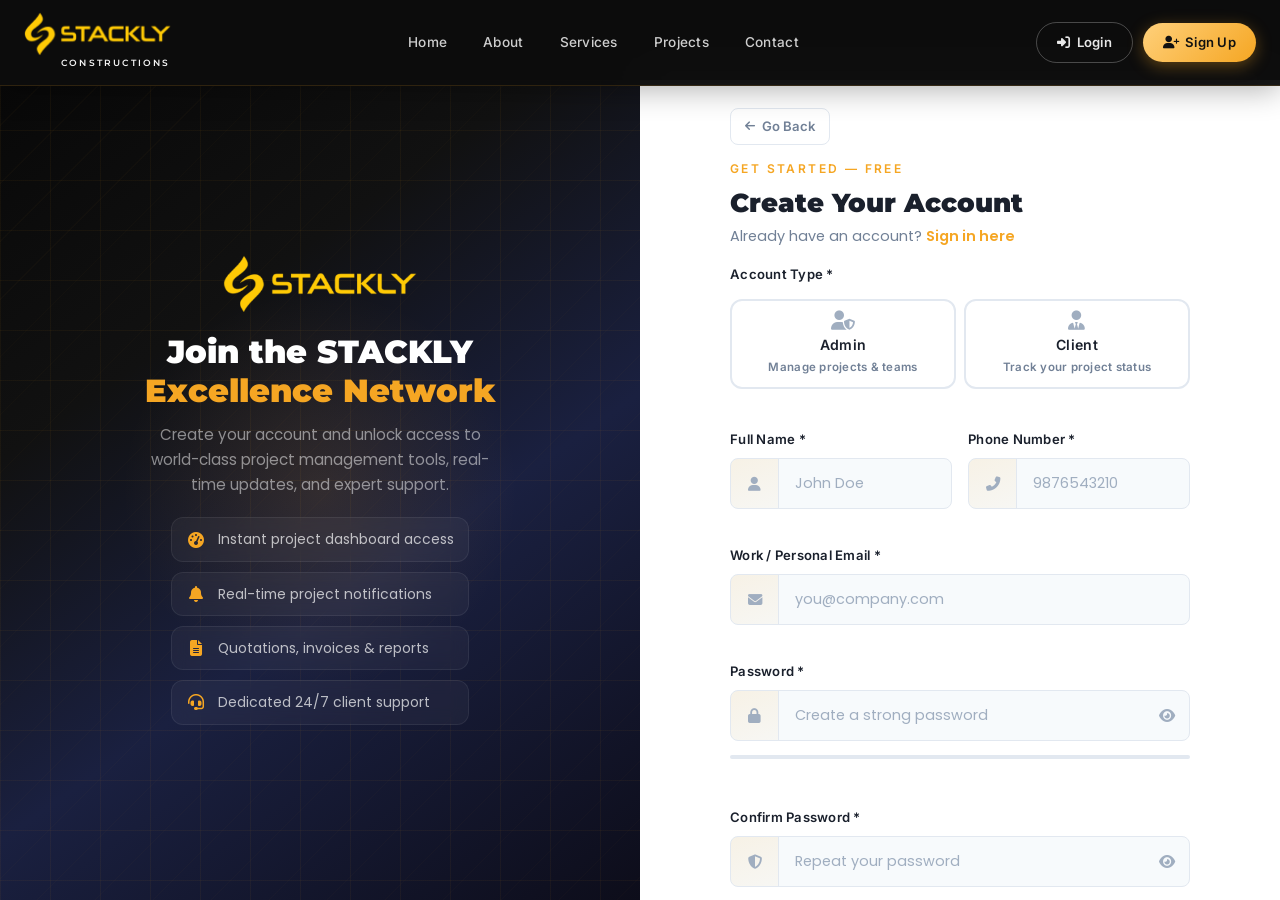
<file: signup.html>
﻿<!DOCTYPE html>
<html lang="en">
<head>
  <meta charset="UTF-8">
  <meta name="viewport" content="width=device-width, initial-scale=1.0">
  <meta name="description" content="Create your STACKLY account — Admin or Client registration.">
  <title>Sign Up | STACKLY</title>
  <link rel="preconnect" href="https://fonts.googleapis.com">
  <link rel="preconnect" href="https://fonts.gstatic.com" crossorigin>
  <link href="https://fonts.googleapis.com/css2?family=Montserrat:wght@400;500;600;700;800;900&family=Poppins:wght@300;400;500;600;700&family=Inter:wght@300;400;500;600;700&display=swap" rel="stylesheet">
  <link rel="stylesheet" href="https://cdnjs.cloudflare.com/ajax/libs/font-awesome/6.5.0/css/all.min.css">
  <link rel="stylesheet" href="styles.css">
  <style>
    html, body { height: 100%; overflow: hidden; }
    body { background: var(--dark-bg); }
    .auth-page { padding-top: 80px; height: 100vh; overflow: hidden; }

    /* Diagonal animated lines */
    .auth-visual::before {
      content: '';
      position: absolute;
      top: -50%; left: -50%;
      width: 200%; height: 200%;
      background: repeating-linear-gradient(
        -45deg,
        transparent,
        transparent 40px,
        rgba(245,166,35,0.025) 40px,
        rgba(245,166,35,0.025) 41px
      );
      animation: diagonalMove2 18s linear infinite;
      pointer-events: none;
    }
    @keyframes diagonalMove2 {
      0%   { transform: translate(0, 0); }
      100% { transform: translate(-82px, 82px); }
    }

    /* Password strength meter */
    .strength-meter {
      margin-top: 6px;
      height: 4px;
      background: var(--gray-200);
      border-radius: 4px;
      overflow: hidden;
    }
    .strength-fill {
      height: 100%;
      width: 0;
      border-radius: 4px;
      transition: width 0.4s ease, background 0.4s ease;
    }
    .strength-label {
      display: flex;
      justify-content: space-between;
      margin-top: 4px;
    }
    .strength-text {
      font-size: 0.72rem;
      color: var(--gray-400);
      font-family: var(--font-accent);
    }
    .strength-hint {
      font-size: 0.7rem;
      color: var(--gray-400);
      font-family: var(--font-accent);
    }

    /* Role cards (visual) */
    .role-cards {
      display: grid;
      grid-template-columns: 1fr 1fr;
      gap: 8px;
      margin: 6px 0 4px;
    }
    .role-card-option {
      border: 2px solid var(--gray-200);
      border-radius: var(--radius-md);
      padding: 10px 12px;
      cursor: pointer;
      transition: var(--transition);
      text-align: center;
      position: relative;
    }
    .role-card-option input[type="radio"] {
      position: absolute;
      opacity: 0;
      width: 0; height: 0;
    }
    .role-card-option:has(input:checked),
    .role-card-option.selected {
      border-color: var(--gold);
      background: rgba(245,166,35,0.05);
    }
    .role-card-option i { font-size: 1.2rem; color: var(--gray-400); margin-bottom: 4px; display: block; transition: var(--transition); }
    .role-card-option:has(input:checked) i,
    .role-card-option.selected i { color: var(--gold); }
    .role-card-option span { font-size: 0.88rem; font-weight: 600; color: var(--charcoal); display: block; }
    .role-card-option small { font-size: 0.72rem; color: var(--gray-500); }
    .role-check {
      position: absolute;
      top: 8px; right: 8px;
      width: 20px; height: 20px;
      border-radius: 50%;
      background: var(--gold);
      color: var(--black);
      display: none;
      align-items: center;
      justify-content: center;
      font-size: 0.6rem;
    }
    .role-card-option:has(input:checked) .role-check,
    .role-card-option.selected .role-check { display: flex; }

    /* Active signup button */
    .btn-nav-signup { background: linear-gradient(135deg,var(--gold-light),var(--gold)) !important; }

    /* Floating icons */
    .visual-icon-float {
      position: absolute;
      border-radius: var(--radius-md);
      background: rgba(255,255,255,0.04);
      border: 1px solid rgba(255,255,255,0.07);
      display: flex;
      align-items: center;
      gap: 12px;
      padding: 14px 18px;
      backdrop-filter: blur(8px);
      animation: floatIcon2 4s ease-in-out infinite alternate;
    }
    .visual-icon-float i { color: var(--gold); font-size: 1.1rem; }
    .visual-icon-float span { font-size: 0.8rem; color: rgba(255,255,255,0.7); white-space: nowrap; }
    .vif-1 { top: 12%; right: 5%; animation-delay: 0s; }
    .vif-2 { bottom: 18%; left: 5%; animation-delay: 1.2s; }
    .vif-3 { top: 58%; right: 3%; animation-delay: 0.6s; }
    @keyframes floatIcon2 {
      0%   { transform: translateY(0); }
      100% { transform: translateY(-12px); }
    }

    /* Step progress */
    .form-step-info {
      display: flex;
      align-items: center;
      gap: 10px;
      margin-bottom: 24px;
    }
    .step-bubble {
      width: 32px; height: 32px;
      border-radius: 50%;
      background: linear-gradient(135deg, var(--gold), var(--gold-dark));
      color: var(--black);
      display: flex;
      align-items: center;
      justify-content: center;
      font-size: 0.8rem;
      font-weight: 700;
      font-family: var(--font-heading);
      flex-shrink: 0;
    }
    .step-bubble-info { font-size: 0.8rem; color: var(--gray-500); font-family: var(--font-accent); }
    .step-bubble-info strong { color: var(--charcoal); }

  </style>
</head>
<body>

  <!-- ═══════════════════ NAVBAR ═══════════════════ -->
  <nav class="navbar scrolled" id="navbar" role="navigation" aria-label="Main navigation">
    <div class="nav-container">
      <a href="index.html" class="nav-brand" aria-label="STACKLY Home">
        <img src="images/Stackly logo.webp" alt="STACKLY" class="brand-img">
        <span class="brand-tagline">Constructions</span>
      </a>

      <div class="nav-menu" id="navMenu">
        <a href="index.html#home"     class="nav-link">Home</a>
        <a href="index.html#about"    class="nav-link">About</a>
        <a href="index.html#services" class="nav-link">Services</a>
        <a href="index.html#projects" class="nav-link">Projects</a>
        <a href="index.html#contact"  class="nav-link">Contact</a>
      </div>

      <div class="nav-auth">
        <a href="login.html"  class="btn-nav-login"><i class="fas fa-sign-in-alt"></i> Login</a>
        <a href="signup.html" class="btn-nav-signup"><i class="fas fa-user-plus"></i> Sign Up</a>
      </div>

      <button class="nav-toggle" id="navToggle" aria-label="Toggle navigation menu">
        <i class="fas fa-bars"></i>
      </button>
    </div>
  </nav>

  <!-- Mobile Menu -->
  <nav class="mobile-menu" id="mobileMenu" aria-label="Mobile navigation">
    <a href="index.html#home"     class="mobile-nav-link">Home</a>
    <a href="index.html#about"    class="mobile-nav-link">About</a>
    <a href="index.html#services" class="mobile-nav-link">Services</a>
    <a href="index.html#projects" class="mobile-nav-link">Projects</a>
    <a href="index.html#contact"  class="mobile-nav-link">Contact</a>
    <div class="mobile-auth">
      <a href="login.html"  class="btn-nav-login" style="display:flex;justify-content:center;"><i class="fas fa-sign-in-alt"></i> Login</a>
      <a href="signup.html" class="btn-nav-signup" style="display:flex;justify-content:center;margin-top:8px;"><i class="fas fa-user-plus"></i> Sign Up</a>
    </div>
  </nav>

  <!-- ═══════════════════ AUTH PAGE ═══════════════════ -->
  <main class="auth-page">
    <div class="auth-split">

      <!-- LEFT — Visual Brand Panel -->
      <div class="auth-visual">
        <div class="auth-visual-bg"></div>
        <div class="auth-visual-glow"></div>

<div class="auth-visual-content">
          <div class="auth-brand">
            <img src="images/Stackly logo.webp" alt="STACKLY" class="brand-img" style="height:58px;">
          </div>

          <h2 class="auth-visual-title">
            Join the STACKLY<br><span class="text-gold">Excellence Network</span>
          </h2>
          <p class="auth-visual-subtitle">
            Create your account and unlock access to world-class project management tools, real-time updates, and expert support.
          </p>

          <div class="auth-features">
            <div class="auth-feature-item">
              <i class="fas fa-tachometer-alt" aria-hidden="true"></i>
              <span>Instant project dashboard access</span>
            </div>
            <div class="auth-feature-item">
              <i class="fas fa-bell" aria-hidden="true"></i>
              <span>Real-time project notifications</span>
            </div>
            <div class="auth-feature-item">
              <i class="fas fa-file-alt" aria-hidden="true"></i>
              <span>Quotations, invoices &amp; reports</span>
            </div>
            <div class="auth-feature-item">
              <i class="fas fa-headset" aria-hidden="true"></i>
              <span>Dedicated 24/7 client support</span>
            </div>
          </div>
        </div>
      </div>

      <!-- RIGHT — Signup Form -->
      <div class="auth-form-side">
        <div class="auth-form-container">
          <a href="login.html" class="auth-back-btn">
            <i class="fas fa-arrow-left"></i> Go Back
          </a>

          <div class="auth-form-header">
            <p class="auth-welcome">Get Started — Free</p>
            <h1 class="auth-title">Create Your Account</h1>
            <p class="auth-subtitle">
              Already have an account? <a href="login.html">Sign in here</a>
            </p>
          </div>

          <!-- Alert banner -->
          <div class="auth-alert" id="signupAlert" role="alert"></div>

          <form class="auth-form" id="signupForm" novalidate>

            <!-- ROLE — Visual card selector -->
            <div class="form-group">
              <label id="roleLabel">Account Type *</label>
              <div class="role-cards" role="radiogroup" aria-labelledby="roleLabel">
                <label class="role-card-option" id="adminCard" tabindex="0">
                  <input type="radio" name="signupRoleRadio" value="admin" id="roleAdmin">
                  <div class="role-check"><i class="fas fa-check" aria-hidden="true"></i></div>
                  <i class="fas fa-user-shield" aria-hidden="true"></i>
                  <span>Admin</span>
                  <small>Manage projects &amp; teams</small>
                </label>
                <label class="role-card-option" id="clientCard" tabindex="0">
                  <input type="radio" name="signupRoleRadio" value="client" id="roleClient">
                  <div class="role-check"><i class="fas fa-check" aria-hidden="true"></i></div>
                  <i class="fas fa-user-tie" aria-hidden="true"></i>
                  <span>Client</span>
                  <small>Track your project status</small>
                </label>
              </div>

              <!-- Hidden select for validation compatibility -->
              <select id="signupRole" name="role" required aria-required="true" style="display:none;">
                <option value="">Select role</option>
                <option value="admin">Admin</option>
                <option value="client">Client</option>
              </select>

              <span class="field-error" id="signupRoleError" role="alert"></span>
            </div>

            <!-- Full Name + Phone row -->
            <div class="form-row">
              <div class="form-group">
                <label for="signupName">Full Name *</label>
                <div class="field-wrap">
                  <div class="field-icon-box">
                    <i class="fas fa-user" aria-hidden="true"></i>
                  </div>
                  <input type="text" id="signupName" name="name"
                         placeholder="John Doe" required
                         autocomplete="name" aria-required="true">
                </div>
                <span class="field-error" id="signupNameError" role="alert"></span>
              </div>
              <div class="form-group">
                <label for="signupPhone">Phone Number *</label>
                <div class="field-wrap">
                  <div class="field-icon-box">
                    <i class="fas fa-phone-alt" aria-hidden="true"></i>
                  </div>
                  <input type="tel" id="signupPhone" name="phone"
                         placeholder="9876543210" required
                         autocomplete="tel" aria-required="true">
                </div>
                <span class="field-error" id="signupPhoneError" role="alert"></span>
              </div>
            </div>

            <!-- Email -->
            <div class="form-group">
              <label for="signupEmail">Work / Personal Email *</label>
              <div class="field-wrap">
                <div class="field-icon-box">
                  <i class="fas fa-envelope" aria-hidden="true"></i>
                </div>
                <input type="email" id="signupEmail" name="email"
                       placeholder="you@company.com" required
                       autocomplete="email" aria-required="true">
              </div>
              <span class="field-error" id="signupEmailError" role="alert"></span>
            </div>

            <!-- Password -->
            <div class="form-group">
              <label for="signupPassword">Password *</label>
              <div class="field-wrap">
                <div class="field-icon-box">
                  <i class="fas fa-lock" aria-hidden="true"></i>
                </div>
                <input type="password" id="signupPassword" name="password"
                       placeholder="Create a strong password" required
                       autocomplete="new-password" aria-required="true"
                       minlength="8">
                <button type="button" class="password-toggle" id="toggleSignupPwd" aria-label="Toggle password visibility">
                  <i class="fas fa-eye" aria-hidden="true"></i>
                </button>
              </div>
              <div class="strength-meter" aria-hidden="true">
                <div class="strength-fill" style="width:0;"></div>
              </div>
              <div class="strength-label">
                <span class="strength-text" aria-live="polite"></span>
              </div>
              <div class="pwd-requirements" id="pwdRequirements" aria-live="polite">
                <div class="req-item" id="req-length"><i class="fas fa-circle"></i> 8+ Characters</div>
                <div class="req-item" id="req-upper"><i class="fas fa-circle"></i> 1 Uppercase Letter</div>
                <div class="req-item" id="req-lower"><i class="fas fa-circle"></i> 1 Lowercase Letter</div>
                <div class="req-item" id="req-number"><i class="fas fa-circle"></i> 1 Number</div>
                <div class="req-item" id="req-special"><i class="fas fa-circle"></i> 1 Special Character (@$!%*?&amp;)</div>
              </div>
              <span class="field-error" id="signupPasswordError" role="alert"></span>
            </div>

            <!-- Confirm Password -->
            <div class="form-group">
              <label for="signupConfirm">Confirm Password *</label>
              <div class="field-wrap">
                <div class="field-icon-box">
                  <i class="fas fa-shield-alt" aria-hidden="true"></i>
                </div>
                <input type="password" id="signupConfirm" name="confirm"
                       placeholder="Repeat your password" required
                       autocomplete="new-password" aria-required="true">
                <button type="button" class="password-toggle" id="toggleConfirmPwd" aria-label="Toggle confirm password visibility">
                  <i class="fas fa-eye" aria-hidden="true"></i>
                </button>
              </div>
              <span class="field-error" id="signupConfirmError" role="alert"></span>
            </div>

            <!-- Terms -->
            <div class="form-group">
              <label class="checkbox-wrap" style="align-items:flex-start;">
                <input type="checkbox" id="termsCheck" name="terms" style="margin-top:3px;">
                <span>
                  I agree to STACKLY's
                  <a href="#" class="terms-link">Terms of Service</a> and
                  <a href="#" class="terms-link">Privacy Policy</a>.
                  I understand that my data will be processed securely.
                </span>
              </label>
              <span class="field-error" id="termsError" role="alert"></span>
            </div>

            <!-- Submit -->
            <button type="submit" class="btn btn-primary btn-full btn-ripple">
              <i class="fas fa-user-plus" aria-hidden="true"></i> Create Account
            </button>

            <div class="auth-divider">or sign up with</div>

            <div style="display:flex;gap:12px;">
              <button type="button" class="btn btn-full" style="background:var(--off-white);color:var(--charcoal);border:1.5px solid var(--gray-200);border-radius:var(--radius-sm);font-size:0.88rem;font-weight:600;gap:8px;padding:12px;">
                <i class="fab fa-google" style="color:#EA4335;" aria-hidden="true"></i> Google
              </button>
              <button type="button" class="btn btn-full" style="background:var(--off-white);color:var(--charcoal);border:1.5px solid var(--gray-200);border-radius:var(--radius-sm);font-size:0.88rem;font-weight:600;gap:8px;padding:12px;">
                <i class="fab fa-microsoft" style="color:#00A4EF;" aria-hidden="true"></i> Microsoft
              </button>
            </div>

          </form>

          <div class="auth-footer" style="margin-top:8px;">
            <p>Already have an account? <a href="login.html">Sign in</a></p>
          </div>

          <p style="text-align:center;margin-top:6px;font-size:0.72rem;color:var(--gray-400);font-family:var(--font-accent);">
            Your information is protected by 256-bit encryption.
            <i class="fas fa-lock" style="color:var(--gold);" aria-hidden="true"></i>
          </p>
        </div>
      </div>

    </div>
  </main>

  <script src="script.js"></script>
  <script>
  (function () {
    /* ── Role card sync to hidden select ── */
    document.querySelectorAll('.role-card-option').forEach(card => {
      card.addEventListener('click', () => {
        document.querySelectorAll('.role-card-option').forEach(c => c.classList.remove('selected'));
        card.classList.add('selected');
        const radio = card.querySelector('input[type="radio"]');
        if (radio) {
          radio.checked = true;
          const sel = document.getElementById('signupRole');
          if (sel) sel.value = radio.value;
          document.getElementById('signupRoleError').textContent = '';
        }
      });
      card.addEventListener('keydown', e => {
        if (e.key === 'Enter' || e.key === ' ') { e.preventDefault(); card.click(); }
      });
    });

    /* ── Google / Microsoft → 404 (exclude password toggle) ── */
    document.querySelectorAll('.auth-form button[type="button"]:not(.password-toggle)').forEach(btn => {
      btn.addEventListener('click', () => { window.location.href = '404.html'; });
    });

    /* ── Terms / Privacy links → 404 ── */
    document.querySelectorAll('.terms-link').forEach(link => {
      link.addEventListener('click', e => { e.preventDefault(); window.location.href = '404.html'; });
    });
  })();
  </script>
</body>
</html>
</file>
<file: styles.css>
﻿/* ============================================================
   STACKLY — Premium Construction Website Stylesheet
   ============================================================ */

/* 1. Root Variables */
:root {
  --gold: #F5A623;
  --gold-dark: #D4880A;
  --gold-light: #FFD07A;
  --gold-glow: rgba(245, 166, 35, 0.25);
  --black: #111111;
  --charcoal: #1A202C;
  --steel: #2D3748;
  --white: #FFFFFF;
  --off-white: #F7FAFC;
  --gray-100: #EDF2F7;
  --gray-200: #E2E8F0;
  --gray-400: #A0AEC0;
  --gray-500: #718096;
  --gray-600: #4A5568;
  --dark-bg: #0D0D0D;
  --dark-card: rgba(26, 32, 44, 0.85);
  --glass: rgba(255, 255, 255, 0.07);
  --glass-border: rgba(255, 255, 255, 0.12);
  --glass-gold: rgba(245, 166, 35, 0.08);
  --glass-gold-border: rgba(245, 166, 35, 0.2);
  --shadow-sm: 0 4px 20px rgba(0,0,0,0.15);
  --shadow-md: 0 10px 40px rgba(0,0,0,0.25);
  --shadow-lg: 0 20px 60px rgba(0,0,0,0.35);
  --shadow-gold: 0 8px 32px rgba(245, 166, 35, 0.3);
  --font-heading: 'Montserrat', sans-serif;
  --font-body: 'Poppins', sans-serif;
  --font-accent: 'Inter', sans-serif;
  --radius-sm: 8px;
  --radius-md: 12px;
  --radius-lg: 20px;
  --radius-xl: 32px;
  --transition: all 0.3s cubic-bezier(0.4, 0, 0.2, 1);
  --transition-slow: all 0.6s cubic-bezier(0.4, 0, 0.2, 1);
  --section-pad: 100px 0;
  --container-width: 1280px;
}

/* 2. Reset & Base */
*, *::before, *::after { box-sizing: border-box; margin: 0; padding: 0; }
html { scroll-behavior: smooth; font-size: 16px; }
body {
  font-family: var(--font-body);
  color: var(--charcoal);
  background: var(--white);
  overflow-x: hidden;
  line-height: 1.6;
  -webkit-font-smoothing: antialiased;
}
img { max-width: 100%; display: block; }
a { text-decoration: none; color: inherit; transition: var(--transition); }
button { cursor: pointer; font-family: var(--font-body); border: none; background: none; }
ul, ol { list-style: none; }
input, textarea, select { font-family: var(--font-body); }
::selection { background: var(--gold); color: var(--black); }

/* 3. Container & Layout */
.container {
  width: 100%;
  max-width: var(--container-width);
  margin: 0 auto;
  padding: 0 24px;
}

/* 4. Typography */
h1, h2, h3, h4, h5, h6 { font-family: var(--font-heading); font-weight: 700; line-height: 1.15; }
.text-gold { color: var(--gold); }
.text-white { color: var(--white); }

/* 5. Section Shared */
section { padding: var(--section-pad); }
.section-label {
  display: inline-flex;
  align-items: center;
  gap: 10px;
  font-family: var(--font-accent);
  font-size: 0.75rem;
  font-weight: 600;
  letter-spacing: 0.2em;
  text-transform: uppercase;
  color: var(--gold);
  margin-bottom: 16px;
}
.section-label::before {
  content: '';
  display: inline-block;
  width: 32px;
  height: 2px;
  background: var(--gold);
  flex-shrink: 0;
}
.section-title {
  font-size: clamp(2rem, 4vw, 3rem);
  color: var(--charcoal);
  margin-bottom: 20px;
  letter-spacing: -0.02em;
}
.section-subtitle {
  font-size: 1.05rem;
  color: var(--gray-500);
  max-width: 600px;
  line-height: 1.8;
}
.section-header.center { text-align: center; }
.section-header.center .section-label { justify-content: center; }
.section-header.center .section-subtitle { margin: 0 auto; }

/* 6. Buttons */
.btn {
  display: inline-flex;
  align-items: center;
  gap: 10px;
  padding: 14px 32px;
  border-radius: 50px;
  font-family: var(--font-heading);
  font-size: 0.9rem;
  font-weight: 600;
  letter-spacing: 0.03em;
  cursor: pointer;
  transition: var(--transition);
  position: relative;
  overflow: hidden;
  text-transform: uppercase;
}
.btn-primary {
  background: linear-gradient(135deg, var(--gold) 0%, var(--gold-dark) 100%);
  color: var(--black);
  box-shadow: var(--shadow-gold);
}
.btn-primary:hover {
  transform: translateY(-3px);
  box-shadow: 0 12px 40px rgba(245,166,35,0.45);
}
.btn-outline {
  background: transparent;
  color: var(--white);
  border: 2px solid rgba(255,255,255,0.4);
  backdrop-filter: blur(8px);
}
.btn-outline:hover {
  border-color: var(--gold);
  color: var(--gold);
  transform: translateY(-3px);
}
.btn-gold {
  background: linear-gradient(135deg, var(--gold) 0%, var(--gold-dark) 100%);
  color: var(--black);
  font-weight: 700;
  box-shadow: var(--shadow-gold);
}
.btn-gold:hover { transform: translateY(-3px); box-shadow: 0 16px 48px rgba(245,166,35,0.5); }
.btn-outline-white {
  background: transparent;
  color: var(--white);
  border: 2px solid rgba(255,255,255,0.5);
}
.btn-outline-white:hover { border-color: var(--white); background: rgba(255,255,255,0.1); transform: translateY(-3px); }
.btn-full { width: 100%; justify-content: center; border-radius: var(--radius-md); }

/* Ripple */
.btn-ripple { overflow: hidden; }
.btn-ripple .ripple {
  position: absolute;
  border-radius: 50%;
  transform: scale(0);
  animation: rippleAnim 0.6s linear;
  background: rgba(255,255,255,0.25);
  pointer-events: none;
}
@keyframes rippleAnim { to { transform: scale(4); opacity: 0; } }

/* ===================== 7. NAVBAR ===================== */
.navbar {
  position: fixed;
  top: 0; left: 0; right: 0;
  z-index: 1000;
  padding: 20px 0;
  transition: var(--transition-fast);
}
.navbar.scrolled {
  background: rgba(13, 13, 13, 0.95);
  backdrop-filter: blur(20px);
  -webkit-backdrop-filter: blur(20px);
  padding: 12px 0;
  border-bottom: 1px solid rgba(245,166,35,0.15);
  box-shadow: 0 4px 30px rgba(0,0,0,0.3);
}
.nav-container {
  display: flex;
  align-items: center;
  justify-content: space-between;
  max-width: var(--container-width);
  margin: 0 auto;
  padding: 0 24px;
}
.nav-brand {
  display: flex;
  flex-direction: column;
  align-items: flex-start;
  gap: 3px;
  text-decoration: none;
}
.brand-img {
  height: 44px;
  width: auto;
  display: block;
  object-fit: contain;
  flex-shrink: 0;
  filter: brightness(0) saturate(100%) invert(70%) sepia(88%) saturate(700%) hue-rotate(356deg) brightness(104%);
}
.brand-tagline {
  display: flex;
  align-items: center;
  gap: 6px;
  font-family: var(--font-heading);
  font-size: 0.55rem;
  font-weight: 600;
  color:whitesmoke;
  letter-spacing: 0.25em;
  text-transform: uppercase;
  line-height: 1;
  padding-left: 37px;
  padding-bottom: 5px;
  
}
.nav-menu {
  display: flex;
  align-items: center;
  gap: 8px;
}
.nav-link {
  font-family: var(--font-accent);
  font-size: 0.85rem;
  font-weight: 500;
  color: rgba(255,255,255,0.8);
  padding: 8px 14px;
  border-radius: 6px;
  letter-spacing: 0.02em;
  transition: var(--transition);
  position: relative;
}
.nav-link::after {
  content: '';
  position: absolute;
  bottom: 4px; left: 50%; right: 50%;
  height: 2px;
  background: var(--gold);
  transition: var(--transition);
  border-radius: 2px;
}
.nav-link:hover { color: var(--white); }
.nav-link:hover::after,
.nav-link.active::after { left: 14px; right: 14px; }
.nav-link.active { color: var(--gold); }

.nav-auth { display: flex; align-items: center; gap: 10px; }
.btn-nav-login {
  display: inline-flex;
  align-items: center;
  gap: 6px;
  padding: 9px 20px;
  border-radius: 50px;
  font-family: var(--font-accent);
  font-size: 0.82rem;
  font-weight: 600;
  color: rgba(255,255,255,0.9);
  border: 1px solid rgba(255,255,255,0.25);
  transition: var(--transition);
  letter-spacing: 0.02em;
}
.btn-nav-login:hover {
  color: var(--gold);
  border-color: var(--gold);
  background: rgba(245,166,35,0.08);
}
.btn-nav-signup {
  display: inline-flex;
  align-items: center;
  gap: 6px;
  padding: 9px 20px;
  border-radius: 50px;
  font-family: var(--font-accent);
  font-size: 0.82rem;
  font-weight: 600;
  color: var(--black);
  background: linear-gradient(135deg, var(--gold), var(--gold-dark));
  transition: var(--transition);
  letter-spacing: 0.02em;
  box-shadow: 0 4px 16px rgba(245,166,35,0.35);
}
.btn-nav-signup:hover { transform: translateY(-2px); box-shadow: 0 8px 24px rgba(245,166,35,0.45); }

.nav-toggle {
  display: none;
  align-items: center;
  justify-content: center;
  width: 44px;
  height: 44px;
  border-radius: var(--radius-sm);
  background: rgba(255,255,255,0.07);
  border: 1.5px solid rgba(255,255,255,0.14);
  cursor: pointer;
  transition: background 0.3s ease, border-color 0.3s ease;
  flex-shrink: 0;
}
.nav-toggle i {
  font-size: 1.1rem;
  color: rgba(255,255,255,0.9);
  transition: transform 0.38s cubic-bezier(0.4, 0, 0.2, 1), color 0.3s ease;
  pointer-events: none;
}
.nav-toggle:hover {
  background: rgba(245,166,35,0.1);
  border-color: rgba(245,166,35,0.3);
}
.nav-toggle:hover i { color: var(--gold); }
.nav-toggle.active {
  background: rgba(245,166,35,0.12);
  border-color: rgba(245,166,35,0.35);
}
.nav-toggle.active i {
  transform: rotate(180deg);
  color: var(--gold);
}

/* Mobile Menu */
.mobile-menu {
  position: fixed;
  top: 0; right: -100%;
  width: 300px;
  height: 100vh;
  background: rgba(13,13,13,0.98);
  backdrop-filter: blur(20px);
  z-index: 999;
  display: flex;
  flex-direction: column;
  padding: 100px 32px 40px;
  gap: 8px;
  transition: right 0.4s cubic-bezier(0.4, 0, 0.2, 1);
  border-left: 1px solid rgba(245,166,35,0.15);
}
.mobile-menu.open { right: 0; }
.mobile-nav-link {
  font-family: var(--font-heading);
  font-size: 1rem;
  font-weight: 600;
  color: rgba(255,255,255,0.8);
  padding: 14px 0;
  border-bottom: 1px solid rgba(255,255,255,0.07);
  letter-spacing: 0.05em;
  text-transform: uppercase;
}
.mobile-nav-link:hover { color: var(--gold); padding-left: 8px; }
.mobile-auth {
  margin-top: 24px;
  display: flex;
  flex-direction: column;
  gap: 12px;
}
.menu-overlay {
  position: fixed;
  inset: 0;
  background: rgba(0,0,0,0.5);
  z-index: 998;
  opacity: 0;
  pointer-events: none;
  transition: var(--transition);
}
.menu-overlay.active { opacity: 1; pointer-events: all; }

/* ===================== 8. HERO SECTION ===================== */
.hero {
  min-height: 100vh;
  background: linear-gradient(145deg, #080808 0%, #0f0f0f 25%, #111827 55%, #0d1117 100%);
  background-image: url('images/hero-city-skyline.webp');
  background-size: cover;
  background-position: center;
  position: relative;
  display: flex;
  align-items: center;
  overflow: hidden;
}
.hero-bg {
  position: absolute; inset: 0; z-index: 0;
  background: linear-gradient(145deg, rgba(8,8,8,0.80) 0%, rgba(13,17,23,0.72) 60%, rgba(8,8,8,0.85) 100%);
}
.hero-grid-pattern {
  position: absolute;
  inset: 0;
  background-image:
    linear-gradient(rgba(245,166,35,0.04) 1px, transparent 1px),
    linear-gradient(90deg, rgba(245,166,35,0.04) 1px, transparent 1px);
  background-size: 60px 60px;
  animation: gridMove 20s linear infinite;
}
@keyframes gridMove {
  0% { background-position: 0 0; }
  100% { background-position: 60px 60px; }
}
.hero-geometric { position: absolute; inset: 0; }
.geo-shape {
  position: absolute;
  border-radius: 50%;
  filter: blur(80px);
  opacity: 0.15;
  animation: geoFloat 8s ease-in-out infinite alternate;
}
.geo-1 {
  width: 500px; height: 500px;
  background: radial-gradient(circle, rgba(245,166,35,0.4) 0%, transparent 70%);
  top: -100px; right: -100px;
  animation-delay: 0s;
}
.geo-2 {
  width: 400px; height: 400px;
  background: radial-gradient(circle, rgba(45,55,72,0.8) 0%, transparent 70%);
  bottom: -80px; left: -80px;
  animation-delay: 2s;
}
.geo-3 {
  width: 300px; height: 300px;
  background: radial-gradient(circle, rgba(245,166,35,0.25) 0%, transparent 70%);
  top: 40%; left: 30%;
  animation-delay: 4s;
}
.geo-4 {
  width: 200px; height: 200px;
  background: radial-gradient(circle, rgba(100,120,200,0.2) 0%, transparent 70%);
  top: 20%; left: 10%;
  animation-delay: 1s;
}
@keyframes geoFloat {
  0% { transform: translate(0,0) scale(1); }
  100% { transform: translate(30px, -30px) scale(1.1); }
}

/* Diagonal accent bar */
.hero::after {
  content: '';
  position: absolute;
  right: 0; top: 0; bottom: 0;
  width: 45%;
  background: linear-gradient(135deg, transparent 0%, rgba(245,166,35,0.03) 50%, transparent 100%);
  clip-path: polygon(15% 0, 100% 0, 100% 100%, 0% 100%);
  pointer-events: none;
}

.hero-content {
  position: relative;
  z-index: 2;
  width: 100%;
  max-width: var(--container-width);
  margin: 0 auto;
  padding: 60px 80px 120px;
  display: flex;
  flex-direction: column;
  align-items: flex-start;
  justify-content: center;
}

.hero-badge {
  display: inline-flex;
  align-items: center;
  gap: 7px;
  background: rgba(245,166,35,0.1);
  border: 1px solid rgba(245,166,35,0.25);
  border-radius: 50px;
  padding: 8px 15px;
  margin-bottom: 20px;
  font-size: 0.8rem;
  font-weight: 500;
  color: var(--gold);
  font-family: var(--font-accent);
  letter-spacing: 0.05em;
  backdrop-filter: blur(8px);
}
.badge-dot {
  width: 8px; height: 8px;
  background: var(--gold);
  border-radius: 50%;
  animation: pulse 2s infinite;
  flex-shrink: 0;
}
@keyframes pulse {
  0%, 100% { opacity: 1; transform: scale(1); }
  50% { opacity: 0.6; transform: scale(0.8); }
}

.hero-title {
  font-size: clamp(2.5rem, 6vw, 5rem);
  font-weight: 900;
  color: var(--white);
  line-height: 1.1;
  letter-spacing: -0.03em;
  margin-bottom: 24px;
}
.title-highlight {
  display: block;
  color: var(--gold);
  -webkit-text-stroke: 1px var(--gold);
}

.hero-subtitle {
  font-size: clamp(1rem, 2vw, 1.15rem);
  color: rgba(255,255,255,0.65);
  line-height: 1.8;
  margin-bottom: 36px;
  max-width: 560px;
  font-weight: 300;
}

.hero-buttons {
  display: flex;
  gap: 16px;
  flex-wrap: wrap;
}

.hero-floating-stats {
  display: flex;
  gap: 16px;
  flex-wrap: wrap;
}
.float-stat {
  display: flex;
  align-items: center;
  gap: 14px;
  background: rgba(255,255,255,0.05);
  border: 1px solid rgba(255,255,255,0.1);
  backdrop-filter: blur(12px);
  border-radius: var(--radius-md);
  padding: 14px 20px;
  transition: var(--transition);
}
.float-stat:hover {
  border-color: rgba(245,166,35,0.3);
  background: rgba(245,166,35,0.08);
  transform: translateY(-4px);
}
.float-stat-icon {
  width: 40px; height: 40px;
  background: linear-gradient(135deg, var(--gold), var(--gold-dark));
  border-radius: 10px;
  display: flex;
  align-items: center;
  justify-content: center;
  color: var(--black);
  font-size: 1rem;
  flex-shrink: 0;
}
.float-stat-info { display: flex; flex-direction: column; }
.float-stat-num {
  font-family: var(--font-heading);
  font-size: 1.3rem;
  font-weight: 800;
  color: var(--white);
  line-height: 1;
}
.float-stat-label {
  font-size: 0.72rem;
  color: rgba(255,255,255,0.5);
  text-transform: uppercase;
  letter-spacing: 0.08em;
  font-weight: 500;
}

.scroll-indicator {
  position: absolute;
  bottom: 36px;
  left: 50%;
  transform: translateX(-50%);
  display: flex;
  flex-direction: column;
  align-items: center;
  gap: 10px;
  z-index: 2;
  opacity: 0.6;
  animation: scrollBounce 2s ease-in-out infinite;
}
.scroll-mouse {
  width: 26px; height: 40px;
  border: 2px solid rgba(255,255,255,0.4);
  border-radius: 20px;
  display: flex;
  justify-content: center;
  padding-top: 8px;
}
.scroll-dot {
  width: 4px; height: 8px;
  background: var(--gold);
  border-radius: 4px;
  animation: scrollDot 2s ease-in-out infinite;
}
@keyframes scrollDot {
  0%, 100% { transform: translateY(0); opacity: 1; }
  50% { transform: translateY(8px); opacity: 0.3; }
}
@keyframes scrollBounce {
  0%, 100% { transform: translateX(-50%) translateY(0); }
  50% { transform: translateX(-50%) translateY(6px); }
}
.scroll-indicator span {
  font-size: 0.7rem;
  color: rgba(255,255,255,0.5);
  letter-spacing: 0.15em;
  text-transform: uppercase;
  font-family: var(--font-accent);
}

/* ===================== 9. STATS SECTION ===================== */
.stats-section {
  padding: 80px 0;
  background: linear-gradient(135deg, var(--charcoal) 0%, var(--steel) 50%, var(--charcoal) 100%);
  position: relative;
  overflow: hidden;
}
.stats-section::before {
  content: '';
  position: absolute;
  inset: 0;
  background-image:
    linear-gradient(rgba(245,166,35,0.03) 1px, transparent 1px),
    linear-gradient(90deg, rgba(245,166,35,0.03) 1px, transparent 1px);
  background-size: 40px 40px;
}
.stats-grid {
  display: grid;
  grid-template-columns: repeat(4, 1fr);
  gap: 2px;
  position: relative;
  z-index: 1;
}
.stat-card {
  display: flex;
  align-items: center;
  gap: 20px;
  padding: 40px 32px;
  border-right: 1px solid rgba(255,255,255,0.07);
  transition: var(--transition);
}
.stat-card:last-child { border-right: none; }
.stat-card:hover { background: rgba(245,166,35,0.05); }
.stat-icon-wrap {
  width: 56px; height: 56px;
  background: linear-gradient(135deg, rgba(245,166,35,0.15) 0%, rgba(245,166,35,0.05) 100%);
  border: 1px solid rgba(245,166,35,0.2);
  border-radius: var(--radius-md);
  display: flex;
  align-items: center;
  justify-content: center;
  color: var(--gold);
  font-size: 1.4rem;
  flex-shrink: 0;
  transition: var(--transition);
}
.stat-icon-wrap { transition: var(--transition); }
.stat-card:hover .stat-icon-wrap {
  background: linear-gradient(135deg, var(--gold), var(--gold-dark));
  color: var(--black);
  box-shadow: var(--shadow-gold);
}
.stat-content { flex: 1; }
.stat-number {
  display: flex;
  align-items: baseline;
  gap: 2px;
  margin-bottom: 4px;
}
.counter {
  font-family: var(--font-heading);
  font-size: 2.5rem;
  font-weight: 900;
  color: var(--white);
  line-height: 1;
}
.stat-plus {
  font-family: var(--font-heading);
  font-size: 1.5rem;
  font-weight: 700;
  color: var(--gold);
}
.stat-label {
  font-size: 0.9rem;
  font-weight: 600;
  color: rgba(255,255,255,0.85);
  font-family: var(--font-heading);
}
.stat-desc { font-size: 0.75rem; color: rgba(255,255,255,0.4); margin-top: 2px; }

/* ===================== 10. ABOUT SECTION ===================== */
.about-section {
  padding: var(--section-pad);
  background: var(--white);
}
.about-grid {
  display: grid;
  grid-template-columns: 1fr 1fr;
  gap: 80px;
  align-items: center;
}
.about-image-composition {
  position: relative;
  height: 560px;
}
.about-img-main {
  position: absolute;
  top: 0; left: 0;
  width: 72%;
  height: 78%;
}
.about-img-secondary {
  position: absolute;
  right: 0; bottom: 0;
  width: 42%;
  display: flex;
  flex-direction: column;
  gap: 12px;
  height: 60%;
}
.img-placeholder {
  border-radius: var(--radius-md);
  overflow: hidden;
  display: flex;
  align-items: center;
  justify-content: center;
  position: relative;
}
.main-img {
  width: 100%;
  height: 100%;
  background: linear-gradient(145deg, #1a2a4a 0%, #2d3a5a 40%, #1a1a2e 100%);
  background-image: url('images/architecture-orange.webp');
  background-size: cover; background-position: center;
}
.sec-img-1 {
  flex: 1;
  background: linear-gradient(145deg, #2d1a1a 0%, #4a2525 100%);
  background-image: url('images/hero-city-skyline.webp');
  background-size: cover; background-position: center;
}
.sec-img-2 {
  flex: 1;
  background: linear-gradient(145deg, #1a2d1a 0%, #254a25 100%);
  background-image: url('images/architect-blueprint.webp');
  background-size: cover; background-position: center;
}
.placeholder-content { display: none; }
.about-experience-badge {
  position: absolute;
  bottom: 40px; left: -20px;
  background: linear-gradient(135deg, var(--gold), var(--gold-dark));
  color: var(--black);
  border-radius: var(--radius-md);
  padding: 20px 24px;
  display: flex;
  align-items: center;
  gap: 12px;
  box-shadow: var(--shadow-gold);
  z-index: 2;
}
.exp-number {
  font-family: var(--font-heading);
  font-size: 2.8rem;
  font-weight: 900;
  line-height: 1;
}
.exp-text {
  font-size: 0.8rem;
  font-weight: 700;
  line-height: 1.4;
  text-transform: uppercase;
  letter-spacing: 0.05em;
}

.about-content .section-label { margin-bottom: 12px; }
.about-description {
  color: var(--gray-600);
  line-height: 1.85;
  margin-bottom: 28px;
  font-size: 0.97rem;
}
.about-features { margin-bottom: 32px; display: flex; flex-direction: column; gap: 12px; }
.about-feature {
  display: flex;
  align-items: center;
  gap: 14px;
}
.feature-check {
  width: 24px; height: 24px;
  background: rgba(245,166,35,0.12);
  border-radius: 50%;
  display: flex;
  align-items: center;
  justify-content: center;
  color: var(--gold);
  font-size: 0.65rem;
  flex-shrink: 0;
}
.feature-text { font-size: 0.9rem; color: var(--gray-600); font-weight: 500; }

.mvv-tabs {
  display: flex;
  gap: 8px;
  margin-bottom: 20px;
  border-bottom: 2px solid var(--gray-200);
}
.mvv-tab {
  padding: 10px 20px;
  font-family: var(--font-heading);
  font-size: 0.82rem;
  font-weight: 700;
  color: var(--gray-500);
  border-radius: var(--radius-sm) var(--radius-sm) 0 0;
  cursor: pointer;
  transition: var(--transition);
  border-bottom: 2px solid transparent;
  margin-bottom: -2px;
  text-transform: uppercase;
  letter-spacing: 0.05em;
}
.mvv-tab.active, .mvv-tab:hover { color: var(--gold); border-bottom-color: var(--gold); }
.mvv-panel { display: none; }
.mvv-panel.active {
  display: flex;
  align-items: flex-start;
  gap: 16px;
  padding: 20px;
  background: var(--off-white);
  border-radius: 0 var(--radius-md) var(--radius-md) var(--radius-md);
  animation: fadeInUp 0.4s ease;
}
.mvv-icon {
  width: 44px; height: 44px;
  background: linear-gradient(135deg, var(--gold), var(--gold-dark));
  border-radius: var(--radius-sm);
  display: flex;
  align-items: center;
  justify-content: center;
  color: var(--black);
  font-size: 1rem;
  flex-shrink: 0;
}
.mvv-panel h4 { font-size: 1rem; color: var(--charcoal); margin-bottom: 6px; }
.mvv-panel p { font-size: 0.88rem; color: var(--gray-600); line-height: 1.7; }

/* ===================== 11. SERVICES SECTION ===================== */
.services-section {
  padding: var(--section-pad);
  background: linear-gradient(180deg, var(--charcoal) 0%, #0d1117 100%);
  position: relative;
  overflow: hidden;
}
.services-section::before {
  content: '';
  position: absolute;
  inset: 0;
  background-image: radial-gradient(circle at 20% 50%, rgba(245,166,35,0.04) 0%, transparent 50%),
    radial-gradient(circle at 80% 20%, rgba(245,166,35,0.04) 0%, transparent 50%);
}
.services-section .section-title { color: var(--white); }
.services-section .section-subtitle { color: rgba(255,255,255,0.5); margin-bottom: 60px; }
.services-grid {
  display: grid;
  grid-template-columns: repeat(3, 1fr);
  gap: 24px;
  position: relative;
  z-index: 1;
}
.service-card {
  background: rgba(255,255,255,0.04);
  border: 1px solid rgba(255,255,255,0.07);
  border-radius: var(--radius-lg);
  padding: 40px 30px;
  position: relative;
  overflow: hidden;
  transition: var(--transition-slow);
  cursor: default;
}
.service-card::before {
  content: '';
  position: absolute;
  top: 0; left: 0; right: 0;
  height: 3px;
  background: linear-gradient(90deg, var(--gold), var(--gold-dark));
  transform: scaleX(0);
  transform-origin: left;
  transition: transform 0.4s cubic-bezier(0.4, 0, 0.2, 1);
}
.service-card:hover {
  border-color: rgba(245,166,35,0.25);
  transform: translateY(-8px);
  background: rgba(245,166,35,0.04);
  box-shadow: 0 30px 60px rgba(0,0,0,0.4), inset 0 1px 0 rgba(245,166,35,0.1);
}
.service-card:hover::before { transform: scaleX(1); }
.service-icon {
  position: relative;
  width: 64px; height: 64px;
  margin-bottom: 24px;
}
.service-icon .icon-bg {
  position: absolute;
  inset: 0;
  background: linear-gradient(135deg, rgba(245,166,35,0.15) 0%, rgba(245,166,35,0.05) 100%);
  border-radius: 16px;
  transition: var(--transition);
}
.service-card:hover .icon-bg {
  background: linear-gradient(135deg, var(--gold), var(--gold-dark));
}
.service-icon i {
  position: relative;
  z-index: 1;
  font-size: 1.6rem;
  color: var(--gold);
  display: flex;
  align-items: center;
  justify-content: center;
  width: 64px;
  height: 64px;
  transition: var(--transition);
}
.service-card:hover .service-icon i { color: var(--black); }
.service-title {
  font-size: 1.1rem;
  color: var(--white);
  margin-bottom: 12px;
  font-family: var(--font-heading);
}
.service-desc { font-size: 0.87rem; color: rgba(255,255,255,0.45); line-height: 1.75; margin-bottom: 24px; }
.service-link {
  display: inline-flex;
  align-items: center;
  gap: 8px;
  font-size: 0.82rem;
  font-weight: 600;
  color: var(--gold);
  font-family: var(--font-accent);
  letter-spacing: 0.05em;
  text-transform: uppercase;
  transition: var(--transition);
}
.service-link i { font-size: 0.7rem; transition: var(--transition); }
.service-link:hover i { transform: translateX(4px); }
.service-number {
  position: absolute;
  bottom: 20px; right: 24px;
  font-family: var(--font-heading);
  font-size: 4rem;
  font-weight: 900;
  color: rgba(255,255,255,0.03);
  line-height: 1;
  transition: var(--transition);
}
.service-card:hover .service-number { color: rgba(245,166,35,0.06); }

/* ===================== 12. PROJECTS SECTION ===================== */
.projects-section {
  padding: var(--section-pad);
  background: var(--off-white);
}
.projects-section .section-title { color: var(--charcoal); }
.project-filters {
  display: flex;
  gap: 10px;
  margin-bottom: 40px;
  flex-wrap: wrap;
  justify-content: center;
}
.filter-btn {
  padding: 10px 24px;
  border-radius: 50px;
  font-family: var(--font-accent);
  font-size: 0.82rem;
  font-weight: 600;
  color: var(--gray-600);
  border: 1.5px solid var(--gray-200);
  background: var(--white);
  transition: var(--transition);
  letter-spacing: 0.03em;
  cursor: pointer;
}
.filter-btn:hover { border-color: var(--gold); color: var(--gold); }
.filter-btn.active {
  background: linear-gradient(135deg, var(--gold), var(--gold-dark));
  color: var(--black);
  border-color: transparent;
  box-shadow: var(--shadow-gold);
  font-weight: 700;
}

.projects-grid {
  display: grid;
  grid-template-columns: repeat(3, 1fr);
  grid-auto-rows: 260px;
  gap: 16px;
  margin-bottom: 48px;
}
.project-card { border-radius: var(--radius-md); overflow: hidden; cursor: pointer; }
.project-card.large { grid-column: span 1; grid-row: span 2; }
.project-visual {
  width: 100%;
  height: 100%;
  position: relative;
  transition: transform 0.6s cubic-bezier(0.4, 0, 0.2, 1);
}
.project-card:hover .project-visual { transform: scale(1.04); }
.commercial-1 {
  background: linear-gradient(145deg, #1a2a4a 0%, #243557 40%, #0d1a30 100%);
  background-image: url('images/interior-hallway.webp');
  background-size: cover; background-position: center;
}
.residential-1 {
  background: linear-gradient(145deg, #2a1a3a 0%, #382450 40%, #1a0d28 100%);
  background-image: url('images/skyline-residences.webp');
  background-size: cover; background-position: center;
}
.interior-1 {
  background: linear-gradient(145deg, #3a2a1a 0%, #4a3320 40%, #281a0d 100%);
  background-image: url('images/office-interior.webp');
  background-size: cover; background-position: center;
}
.industrial-1 {
  background: linear-gradient(145deg, #1a2a1a 0%, #233323 40%, #0d1a0d 100%);
  background-image: url('images/megaplant-industrial.webp');
  background-size: cover; background-position: center;
}
.commercial-2 {
  background: linear-gradient(145deg, #1a1a3a 0%, #252540 40%, #0d0d28 100%);
  background-image: url('images/construction-site.webp');
  background-size: cover; background-position: center;
}
.residential-2 {
  background: linear-gradient(145deg, #3a1a1a 0%, #4a2020 40%, #280d0d 100%);
  background-image: url('images/modern-house.webp');
  background-size: cover; background-position: center;
}

/* Add construction-themed SVG/CSS elements to project cards */
.project-visual::before {
  content: '';
  position: absolute;
  inset: 0;
  background: linear-gradient(0deg, rgba(0,0,0,0.85) 0%, rgba(0,0,0,0.2) 40%, transparent 70%);
  z-index: 1;
}
.project-visual::after {
  content: '';
  position: absolute;
  inset: 0;
  background-image:
    linear-gradient(rgba(255,255,255,0.02) 1px, transparent 1px),
    linear-gradient(90deg, rgba(255,255,255,0.02) 1px, transparent 1px);
  background-size: 30px 30px;
  z-index: 0;
  opacity: 0;
  transition: opacity 0.4s;
}
.project-card:hover .project-visual::after { opacity: 1; }

.project-overlay {
  position: absolute;
  inset: 0;
  z-index: 2;
  display: flex;
  align-items: flex-end;
  padding: 24px;
}
.project-info { width: 100%; }
.project-cat {
  display: inline-block;
  padding: 4px 12px;
  background: rgba(245,166,35,0.85);
  color: var(--black);
  font-size: 0.7rem;
  font-weight: 700;
  letter-spacing: 0.1em;
  text-transform: uppercase;
  border-radius: 50px;
  margin-bottom: 8px;
  font-family: var(--font-accent);
  transition: background 0.3s ease, box-shadow 0.3s ease;
}
.project-name {
  font-size: 1.2rem;
  font-weight: 800;
  color: var(--white);
  margin-bottom: 6px;
  line-height: 1.2;
}
.project-loc {
  font-size: 0.78rem;
  color: rgba(255,255,255,0.6);
  display: flex;
  align-items: center;
  gap: 6px;
  margin-bottom: 14px;
}
.project-btn {
  display: inline-flex;
  align-items: center;
  padding: 8px 18px;
  background: rgba(255,255,255,0.1);
  border: 1px solid rgba(255,255,255,0.25);
  border-radius: 50px;
  color: var(--white);
  font-size: 0.78rem;
  font-weight: 600;
  backdrop-filter: blur(8px);
  transition: var(--transition);
  opacity: 0;
  transform: translateY(8px);
}
.project-card:hover .project-btn { opacity: 1; transform: translateY(0); }
.project-btn:hover { background: var(--gold); color: var(--black); border-color: transparent; }
.project-badge {
  position: absolute;
  top: 16px; right: 16px;
  background: rgba(0,0,0,0.6);
  backdrop-filter: blur(8px);
  border: 1px solid rgba(255,255,255,0.1);
  color: var(--white);
  font-size: 0.72rem;
  font-weight: 700;
  padding: 5px 12px;
  border-radius: 50px;
  z-index: 3;
  font-family: var(--font-accent);
  transition: background 0.3s ease, color 0.3s ease, border-color 0.3s ease, transform 0.3s ease, box-shadow 0.3s ease;
}
.projects-cta { text-align: center; }

/* ===================== 13. WHY CHOOSE SECTION ===================== */
.why-section {
  padding: var(--section-pad);
  background: var(--white);
}
.why-grid {
  display: grid;
  grid-template-columns: repeat(3, 1fr);
  gap: 24px;
}
.why-card {
  padding: 40px 28px;
  border: 1px solid var(--gray-200);
  border-radius: var(--radius-lg);
  text-align: center;
  transition: var(--transition-slow);
  position: relative;
  overflow: hidden;
}
.why-card::before {
  content: '';
  position: absolute;
  inset: 0;
  background: linear-gradient(145deg, rgba(245,166,35,0.03) 0%, transparent 100%);
  opacity: 0;
  transition: var(--transition);
}
.why-card:hover { border-color: rgba(245,166,35,0.3); transform: translateY(-6px); box-shadow: var(--shadow-md); }
.why-card:hover::before { opacity: 1; }
.why-icon-wrap {
  position: relative;
  width: 72px; height: 72px;
  margin: 0 auto 24px;
  display: flex;
  align-items: center;
  justify-content: center;
  font-size: 1.8rem;
  color: var(--gold);
  background: rgba(245,166,35,0.08);
  border-radius: var(--radius-md);
  transition: var(--transition);
}
.why-icon-glow {
  position: absolute;
  inset: -4px;
  border-radius: var(--radius-md);
  background: radial-gradient(circle, rgba(245,166,35,0.15) 0%, transparent 70%);
  opacity: 0;
  transition: var(--transition);
}
.why-card:hover .why-icon-wrap { background: linear-gradient(135deg, var(--gold), var(--gold-dark)); color: var(--black); box-shadow: var(--shadow-gold); }
.why-card:hover .why-icon-glow { opacity: 1; }
.why-title { font-size: 1.05rem; color: var(--charcoal); margin-bottom: 12px; }
.why-desc { font-size: 0.87rem; color: var(--gray-500); line-height: 1.75; }

/* ===================== 14. TIMELINE SECTION ===================== */
.timeline-section {
  padding: var(--section-pad);
  background: linear-gradient(180deg, var(--charcoal) 0%, #0d1117 100%);
  position: relative;
  overflow: hidden;
}
.timeline-section .section-title { color: var(--white); }
.timeline-section .section-subtitle { color: rgba(255,255,255,0.5); margin-bottom: 60px; }
.timeline {
  position: relative;
  padding: 40px 0;
}
.timeline::before {
  content: '';
  position: absolute;
  left: 50%;
  top: 0; bottom: 0;
  width: 2px;
  background: linear-gradient(to bottom, transparent 0%, var(--gold) 10%, var(--gold) 90%, transparent 100%);
  transform: translateX(-50%);
  opacity: 0.4;
}
.timeline-item {
  display: grid;
  grid-template-columns: 1fr auto 1fr;
  gap: 40px;
  align-items: start;
  margin-bottom: 48px;
}
.timeline-item:nth-child(odd) { direction: ltr; }
.timeline-item:nth-child(even) { direction: rtl; }
.timeline-item:nth-child(even) .timeline-card { direction: ltr; }
.timeline-item:nth-child(even) .timeline-marker { direction: ltr; }
.timeline-marker {
  position: relative;
  display: flex;
  flex-direction: column;
  align-items: center;
  gap: 8px;
  z-index: 2;
}
.marker-inner {
  width: 56px; height: 56px;
  background: linear-gradient(135deg, var(--gold), var(--gold-dark));
  border-radius: 50%;
  display: flex;
  align-items: center;
  justify-content: center;
  color: var(--black);
  font-size: 1.1rem;
  box-shadow: 0 0 0 4px rgba(245,166,35,0.15), var(--shadow-gold);
  flex-shrink: 0;
}
.step-num {
  font-family: var(--font-heading);
  font-size: 0.7rem;
  font-weight: 700;
  color: rgba(245,166,35,0.6);
  letter-spacing: 0.1em;
}
.timeline-card {
  background: rgba(255,255,255,0.04);
  border: 1px solid rgba(255,255,255,0.07);
  border-radius: var(--radius-md);
  padding: 28px;
  transition: var(--transition);
}
.timeline-card:hover { border-color: rgba(245,166,35,0.2); background: rgba(245,166,35,0.04); }
.tl-title { font-size: 1.05rem; color: var(--white); margin-bottom: 10px; }
.tl-desc { font-size: 0.86rem; color: rgba(255,255,255,0.5); line-height: 1.75; margin-bottom: 16px; }
.tl-duration {
  display: inline-flex;
  align-items: center;
  gap: 6px;
  font-size: 0.75rem;
  color: var(--gold);
  font-weight: 600;
  font-family: var(--font-accent);
  letter-spacing: 0.03em;
}
.timeline-item:nth-child(odd) .timeline-card { grid-column: 1; grid-row: 1; }
.timeline-item:nth-child(odd) .timeline-marker { grid-column: 2; grid-row: 1; }
.timeline-item:nth-child(odd) > :last-child:not(.timeline-marker) { grid-column: 3; opacity: 0; }
.timeline-item:nth-child(even) .timeline-card { grid-column: 3; grid-row: 1; direction: ltr; }
.timeline-item:nth-child(even) .timeline-marker { grid-column: 2; grid-row: 1; direction: ltr; }
.timeline-item:nth-child(even) > :first-child:not(.timeline-marker) { grid-column: 1; opacity: 0; }

/* ===================== 15. TESTIMONIALS SECTION ===================== */
.testimonials-section {
  padding: 60px 0 100px;
  background: var(--off-white);
  overflow: hidden;
}

/* Section divider between projects and testimonials */
.section-divider {
  display: flex;
  align-items: center;
  gap: 16px;
  max-width: var(--container-width);
  margin: 0 auto;
  padding: 0 80px;
  background: var(--off-white);
}
.section-divider-line {
  flex: 1;
  height: 1px;
  background: linear-gradient(90deg, transparent, rgba(30,30,30,0.35), rgba(30,30,30,0.6), rgba(30,30,30,0.35), transparent);
}
.section-divider-dot {
  width: 10px;
  height: 10px;
  background: var(--gold);
  border-radius: 50%;
  flex-shrink: 0;
  box-shadow: 0 0 8px rgba(245,166,35,0.5);
}
.testimonials-slider { position: relative; }
.testimonials-track {
  display: flex;
  gap: 24px;
  transition: transform 0.5s cubic-bezier(0.4, 0, 0.2, 1);
  will-change: transform;
}
.testimonial-card {
  min-width: calc(50% - 12px);
  background: var(--white);
  border: 1px solid var(--gray-200);
  border-radius: var(--radius-lg);
  padding: 40px;
  position: relative;
  transition: var(--transition);
  box-shadow: var(--shadow-sm);
}
.testimonial-card:hover { border-color: rgba(245,166,35,0.3); box-shadow: var(--shadow-md); transform: translateY(-4px); }
.testimonial-rating {
  display: flex;
  gap: 4px;
  color: var(--gold);
  font-size: 0.85rem;
  margin-bottom: 16px;
}
.testimonial-quote {
  font-size: 2rem;
  color: var(--gold);
  opacity: 0.3;
  margin-bottom: 12px;
  line-height: 1;
}
.testimonial-text {
  font-size: 0.95rem;
  color: var(--gray-600);
  line-height: 1.85;
  margin-bottom: 28px;
  font-style: italic;
}
.testimonial-author { display: flex; align-items: center; gap: 16px; }
.author-avatar {
  width: 52px; height: 52px;
  border-radius: 50%;
  display: flex;
  align-items: center;
  justify-content: center;
  font-family: var(--font-heading);
  font-size: 0.9rem;
  font-weight: 700;
  color: var(--white);
  flex-shrink: 0;
  border: 2px solid rgba(255,255,255,0.3);
}
.av-1 { background: linear-gradient(135deg, #4a6fa5, #2d3a8a); }
.av-2 { background: linear-gradient(135deg, #a54a6f, #8a2d3a); }
.av-3 { background: linear-gradient(135deg, #6f4aa5, #3a2d8a); }
.av-4 { background: linear-gradient(135deg, #4aa56f, #2d8a3a); }
.author-info h4 { font-size: 0.95rem; color: var(--charcoal); margin-bottom: 2px; }
.author-info span { font-size: 0.78rem; color: var(--gray-400); }
.slider-controls {
  display: flex;
  align-items: center;
  justify-content: center;
  gap: 20px;
  margin-top: 40px;
}
.slider-btn {
  width: 48px; height: 48px;
  border-radius: 50%;
  background: var(--white);
  border: 1.5px solid var(--gray-200);
  color: var(--charcoal);
  display: flex;
  align-items: center;
  justify-content: center;
  cursor: pointer;
  transition: var(--transition);
  box-shadow: var(--shadow-sm);
  font-size: 0.9rem;
}
.slider-btn:hover { background: var(--gold); border-color: var(--gold); color: var(--black); box-shadow: var(--shadow-gold); }
.slider-dots { display: flex; gap: 8px; }
.dot {
  width: 8px; height: 8px;
  border-radius: 50%;
  background: var(--gray-200);
  cursor: pointer;
  transition: var(--transition);
}
.dot.active { background: var(--gold); transform: scale(1.3); width: 24px; border-radius: 4px; }

/* ===================== 16. TEAM SECTION ===================== */
.team-section {
  padding: var(--section-pad);
  background: var(--white);
}
.team-grid {
  display: grid;
  grid-template-columns: repeat(4, 1fr);
  gap: 24px;
}
.team-card {
  height: 380px;
  perspective: 1000px;
  cursor: pointer;
}
.team-card-inner {
  position: relative;
  width: 100%;
  height: 100%;
  transform-style: preserve-3d;
  transition: transform 0.7s cubic-bezier(0.4, 0, 0.2, 1);
}
.team-card:hover .team-card-inner { transform: rotateY(180deg); }
.team-front, .team-back {
  position: absolute;
  inset: 0;
  backface-visibility: hidden;
  -webkit-backface-visibility: hidden;
  border-radius: var(--radius-lg);
  overflow: hidden;
}
.team-front {
  background: var(--off-white);
  border: 1px solid var(--gray-200);
  display: flex;
  flex-direction: column;
  align-items: center;
  justify-content: center;
  padding: 32px 24px;
  text-align: center;
}
.team-back {
  background: linear-gradient(145deg, var(--charcoal) 0%, var(--steel) 100%);
  border: 1px solid rgba(245,166,35,0.2);
  transform: rotateY(180deg);
  display: flex;
  flex-direction: column;
  align-items: center;
  justify-content: center;
  padding: 32px 24px;
  text-align: center;
}
.member-avatar {
  position: relative;
  width: 90px; height: 90px;
  margin-bottom: 20px;
}
.member-avatar img {
  width: 90px; height: 90px;
  border-radius: 50%;
  object-fit: cover;
  display: block;
  position: relative;
  z-index: 1;
}
.avatar-initials {
  width: 90px; height: 90px;
  border-radius: 50%;
  display: flex;
  align-items: center;
  justify-content: center;
  font-family: var(--font-heading);
  font-size: 1.3rem;
  font-weight: 800;
  color: var(--white);
  position: relative;
  z-index: 1;
}
.av-ceo .avatar-initials { background: linear-gradient(135deg, #1a4a8a, #2d6ac5); }
.av-pd .avatar-initials { background: linear-gradient(135deg, #8a1a4a, #c52d6a); }
.av-arch .avatar-initials { background: linear-gradient(135deg, #4a1a8a, #6a2dc5); }
.av-eng .avatar-initials { background: linear-gradient(135deg, #1a8a4a, #2dc56a); }
.avatar-ring {
  position: absolute;
  inset: -4px;
  border-radius: 50%;
  border: 2px solid rgba(245,166,35,0.4);
  animation: ringPulse 2.5s ease-in-out infinite;
}
@keyframes ringPulse {
  0%, 100% { transform: scale(1); opacity: 0.4; }
  50% { transform: scale(1.06); opacity: 0.8; }
}
.member-name { font-size: 1rem; color: var(--charcoal); margin-bottom: 4px; }
.team-back .member-name { color: var(--white); }
.member-role {
  font-size: 0.78rem;
  color: var(--gold);
  font-weight: 600;
  text-transform: uppercase;
  letter-spacing: 0.08em;
  margin-bottom: 12px;
  font-family: var(--font-accent);
}
.member-quote {
  font-size: 0.82rem;
  color: var(--gray-500);
  font-style: italic;
  line-height: 1.5;
}
.member-bio {
  font-size: 0.82rem;
  color: rgba(255,255,255,0.6);
  line-height: 1.7;
  margin-bottom: 20px;
}
.member-social { display: flex; gap: 10px; }
.social-link {
  width: 36px; height: 36px;
  border-radius: 8px;
  background: rgba(255,255,255,0.08);
  border: 1px solid rgba(255,255,255,0.12);
  display: flex;
  align-items: center;
  justify-content: center;
  color: rgba(255,255,255,0.7);
  font-size: 0.8rem;
  transition: var(--transition);
}
.social-link:hover { background: var(--gold); color: var(--black); border-color: var(--gold); }

/* ===================== 17. AWARDS SECTION ===================== */
.awards-section {
  padding: var(--section-pad);
  background: linear-gradient(180deg, var(--charcoal) 0%, #0d1117 100%);
}
.awards-section .section-title { color: var(--white); }
.awards-section .section-subtitle { color: rgba(255,255,255,0.5); margin-bottom: 60px; }
.awards-grid {
  display: grid;
  grid-template-columns: repeat(3, 1fr);
  gap: 24px;
}
.award-card {
  background: rgba(255,255,255,0.04);
  border: 1px solid rgba(255,255,255,0.07);
  border-radius: var(--radius-lg);
  padding: 36px 28px;
  text-align: center;
  transition: var(--transition-slow);
  position: relative;
  overflow: hidden;
}
.award-card::before {
  content: '';
  position: absolute;
  bottom: 0; left: 0; right: 0;
  height: 3px;
  background: linear-gradient(90deg, var(--gold), var(--gold-dark));
  transform: scaleX(0);
  transition: transform 0.4s ease;
}
.award-card:hover { border-color: rgba(245,166,35,0.2); transform: translateY(-6px); box-shadow: 0 20px 40px rgba(0,0,0,0.3); }
.award-card:hover::before { transform: scaleX(1); }
.award-icon-wrap {
  width: 64px; height: 64px;
  margin: 0 auto 20px;
  background: rgba(245,166,35,0.1);
  border-radius: var(--radius-md);
  display: flex;
  align-items: center;
  justify-content: center;
  font-size: 1.6rem;
  color: var(--gold);
  transition: var(--transition);
}
.award-card:hover .award-icon-wrap { background: linear-gradient(135deg, var(--gold), var(--gold-dark)); color: var(--black); box-shadow: var(--shadow-gold); }
.award-title { font-size: 1rem; color: var(--white); margin-bottom: 8px; }
.award-desc { font-size: 0.82rem; color: rgba(255,255,255,0.45); line-height: 1.6; margin-bottom: 16px; }
.award-year {
  display: inline-block;
  padding: 4px 14px;
  background: rgba(245,166,35,0.1);
  border: 1px solid rgba(245,166,35,0.2);
  border-radius: 50px;
  font-size: 0.72rem;
  color: var(--gold);
  font-weight: 600;
  font-family: var(--font-accent);
  letter-spacing: 0.05em;
}

/* ===================== 18. CTA SECTION ===================== */
.cta-section {
  padding: 100px 0;
  position: relative;
  overflow: hidden;
  text-align: center;
}
.cta-bg {
  position: absolute;
  inset: 0;
  background: linear-gradient(135deg, #0a0a0a 0%, #111111 30%, #1a2040 60%, #0d0d0d 100%);
}
.cta-pattern {
  position: absolute;
  inset: 0;
  background-image:
    linear-gradient(rgba(245,166,35,0.04) 1px, transparent 1px),
    linear-gradient(90deg, rgba(245,166,35,0.04) 1px, transparent 1px);
  background-size: 50px 50px;
}
.cta-overlay {
  position: absolute;
  inset: 0;
  background: radial-gradient(ellipse at center, rgba(245,166,35,0.05) 0%, transparent 70%);
}
.cta-content { position: relative; z-index: 1; max-width: 700px; margin: 0 auto; }
.cta-label {
  display: inline-flex;
  align-items: center;
  gap: 10px;
  font-size: 0.75rem;
  font-weight: 600;
  letter-spacing: 0.2em;
  text-transform: uppercase;
  color: var(--gold);
  font-family: var(--font-accent);
  margin-bottom: 20px;
}
.cta-label::before, .cta-label::after {
  content: '';
  display: inline-block;
  width: 32px; height: 1px;
  background: var(--gold);
  opacity: 0.5;
}
.cta-title {
  font-size: clamp(2rem, 4.5vw, 3.2rem);
  color: var(--white);
  margin-bottom: 20px;
  line-height: 1.15;
}
.cta-subtitle { font-size: 1rem; color: rgba(255,255,255,0.55); margin-bottom: 40px; line-height: 1.8; }
.cta-buttons { display: flex; gap: 16px; justify-content: center; flex-wrap: wrap; margin-bottom: 36px; }
.cta-trust { display: flex; gap: 28px; justify-content: center; flex-wrap: wrap; }
.trust-item {
  display: flex;
  align-items: center;
  gap: 8px;
  font-size: 0.82rem;
  color: rgba(255,255,255,0.5);
  font-family: var(--font-accent);
}
.trust-item i { color: var(--gold); font-size: 0.8rem; }

/* ===================== 19. CONTACT SECTION ===================== */
.contact-section {
  padding: var(--section-pad);
  background: var(--off-white);
}
.contact-grid {
  display: grid;
  grid-template-columns: 1fr 1.5fr;
  grid-template-rows: auto auto;
  gap: 40px;
}
.contact-info {
  background: linear-gradient(145deg, var(--charcoal) 0%, var(--steel) 100%);
  border-radius: var(--radius-lg);
  padding: 48px 40px;
  grid-row: span 1;
}
.contact-info-title { font-size: 1.4rem; color: var(--white); margin-bottom: 36px; font-family: var(--font-heading); }
.contact-item {
  display: flex;
  gap: 18px;
  margin-bottom: 28px;
  align-items: flex-start;
}
.contact-icon {
  width: 44px; height: 44px;
  background: rgba(245,166,35,0.12);
  border-radius: var(--radius-sm);
  display: flex;
  align-items: center;
  justify-content: center;
  color: var(--gold);
  font-size: 0.95rem;
  flex-shrink: 0;
  margin-top: 2px;
}
.contact-details h4 { font-size: 0.82rem; color: rgba(255,255,255,0.5); text-transform: uppercase; letter-spacing: 0.08em; margin-bottom: 6px; font-family: var(--font-accent); }
.contact-details p { font-size: 0.9rem; color: rgba(255,255,255,0.85); line-height: 1.65; }
.contact-social { display: flex; gap: 10px; margin-top: 36px; }
.contact-social-link {
  width: 40px; height: 40px;
  border-radius: 10px;
  background: rgba(255,255,255,0.06);
  border: 1px solid rgba(255,255,255,0.1);
  display: flex;
  align-items: center;
  justify-content: center;
  color: rgba(255,255,255,0.6);
  font-size: 0.85rem;
  transition: var(--transition);
}
.contact-social-link:hover { background: var(--gold); color: var(--black); border-color: var(--gold); }

.contact-form-wrap {
  background: var(--white);
  border-radius: var(--radius-lg);
  padding: 48px 40px;
  border: 1px solid var(--gray-200);
  box-shadow: var(--shadow-sm);
}
.contact-form { display: flex; flex-direction: column; gap: 20px; }
.form-row { display: grid; grid-template-columns: 1fr 1fr; gap: 16px; }
.form-group { display: flex; flex-direction: column; gap: 8px; }
.form-group label {
  font-size: 0.82rem;
  font-weight: 600;
  color: var(--charcoal);
  font-family: var(--font-accent);
  letter-spacing: 0.02em;
}
.form-group input,
.form-group textarea,
.form-group select {
  width: 100%;
  padding: 13px 16px;
  border: 1.5px solid var(--gray-200);
  border-radius: var(--radius-sm);
  font-size: 0.9rem;
  color: var(--charcoal);
  background: var(--off-white);
  transition: var(--transition);
  outline: none;
  appearance: none;
}
.form-group input:focus,
.form-group textarea:focus,
.form-group select:focus {
  border-color: var(--gold);
  background: var(--white);
  box-shadow: 0 0 0 3px rgba(245,166,35,0.12);
}
.form-group input.error, .form-group textarea.error { border-color: #e53e3e; box-shadow: 0 0 0 3px rgba(229,62,62,0.1); }
.form-group textarea { resize: vertical; min-height: 120px; }

/* Restore native checkbox appearance overridden by the generic input rule above */
.form-group input[type="checkbox"],
.checkbox-wrap input[type="checkbox"] {
  appearance: auto;
  -webkit-appearance: auto;
  width: 16px;
  height: 16px;
  min-width: 16px;
  padding: 0;
  border: none !important;
  border-radius: 3px !important;
  background: transparent !important;
  box-shadow: none !important;
  accent-color: var(--gold);
  cursor: pointer;
  flex-shrink: 0;
}
.field-error { font-size: 0.75rem; color: #e53e3e; font-family: var(--font-accent); min-height: 16px; }
.form-success {
  display: none;
  align-items: center;
  gap: 10px;
  padding: 14px 18px;
  background: rgba(56,161,105,0.1);
  border: 1px solid rgba(56,161,105,0.3);
  border-radius: var(--radius-sm);
  color: #276749;
  font-size: 0.88rem;
  font-weight: 500;
}
.form-success.show { display: flex; }
.form-success i { font-size: 1.1rem; color: #38a169; }

.contact-map {
  grid-column: 1 / -1;
  border-radius: var(--radius-lg);
  overflow: hidden;
  box-shadow: var(--shadow-sm);
  border: 1px solid var(--gray-200);
  height: 340px;
}
.contact-map iframe { width: 100%; height: 100%; display: block; }

/* ===================== 20. FOOTER ===================== */
.footer { background: var(--dark-bg); }
.footer-top { padding: 80px 0 60px; }
.footer-grid {
  display: grid;
  grid-template-columns: 2fr 1fr 1.6fr;
  gap: 48px;
}
.footer-brand { display: flex; flex-direction: column; align-items: flex-start; gap: 3px; margin-bottom: 20px; text-decoration: none; }
.footer-desc { font-size: 0.87rem; color: rgba(255,255,255,0.4); line-height: 1.8; margin-bottom: 24px; }
.footer-social { display: flex; gap: 10px; }
.footer-social-link {
  width: 38px; height: 38px;
  border-radius: 8px;
  background: rgba(255,255,255,0.05);
  border: 1px solid rgba(255,255,255,0.1);
  display: flex;
  align-items: center;
  justify-content: center;
  color: rgba(255,255,255,0.5);
  font-size: 0.8rem;
  transition: var(--transition);
}
.footer-social-link:hover { background: var(--gold); color: var(--black); border-color: var(--gold); }
.footer-col-title {
  font-family: var(--font-heading);
  font-size: 0.85rem;
  font-weight: 700;
  color: var(--white);
  text-transform: uppercase;
  letter-spacing: 0.1em;
  margin-bottom: 20px;
}
.footer-links { display: flex; flex-direction: column; gap: 10px; }
.footer-links a { font-size: 0.85rem; color: rgba(255,255,255,0.4); transition: var(--transition); }
.footer-links a:hover { color: var(--gold); padding-left: 4px; }
.footer-contact-item {
  display: flex;
  align-items: flex-start;
  gap: 12px;
  margin-bottom: 14px;
  font-size: 0.85rem;
  color: rgba(255,255,255,0.4);
}
.footer-contact-item i { color: var(--gold); margin-top: 2px; flex-shrink: 0; }
.footer-newsletter { margin-top: 24px; }
.footer-newsletter h5 { font-size: 0.8rem; color: rgba(255,255,255,0.5); text-transform: uppercase; letter-spacing: 0.1em; margin-bottom: 12px; }
.newsletter-form { display: flex; gap: 0; }
.newsletter-form input {
  flex: 1;
  padding: 11px 14px;
  border: 1px solid rgba(255,255,255,0.1);
  border-right: none;
  border-radius: var(--radius-sm) 0 0 var(--radius-sm);
  background: rgba(255,255,255,0.05);
  color: var(--white);
  font-size: 0.82rem;
  outline: none;
  transition: var(--transition);
}
.newsletter-form input:focus { border-color: var(--gold); background: rgba(245,166,35,0.05); }
.newsletter-form button {
  padding: 11px 16px;
  background: linear-gradient(135deg, var(--gold), var(--gold-dark));
  border: none;
  border-radius: 0 var(--radius-sm) var(--radius-sm) 0;
  color: var(--black);
  cursor: pointer;
  transition: var(--transition);
  font-size: 0.9rem;
}
.newsletter-form button:hover { background: var(--gold-light); }
.footer-bottom {
  border-top: 1px solid rgba(255,255,255,0.07);
  padding: 24px 0;
}
.footer-bottom-content {
  display: flex;
  align-items: center;
  justify-content: space-between;
  flex-wrap: wrap;
  gap: 16px;
}
.copyright { font-size: 0.82rem; color: rgba(255,255,255,0.3); }
.copyright strong { color: var(--gold); }
.footer-bottom-links { display: flex; gap: 20px; }
.footer-bottom-links a { font-size: 0.78rem; color: rgba(255,255,255,0.3); transition: var(--transition); }
.footer-bottom-links a:hover { color: var(--gold); }

/* ===================== 21. SCROLL TO TOP ===================== */
.scroll-top {
  position: fixed;
  bottom: 32px;
  right: 32px;
  width: 48px; height: 48px;
  border-radius: 50%;
  background: linear-gradient(135deg, var(--gold), var(--gold-dark));
  color: var(--black);
  display: flex;
  align-items: center;
  justify-content: center;
  font-size: 1rem;
  box-shadow: var(--shadow-gold);
  cursor: pointer;
  z-index: 900;
  opacity: 0;
  transform: translateY(16px);
  pointer-events: none;
  transition: var(--transition);
  border: none;
}
.scroll-top.visible { opacity: 1; transform: translateY(0); pointer-events: all; }
.scroll-top:hover { transform: translateY(-4px); box-shadow: 0 12px 32px rgba(245,166,35,0.5); }

/* ===================== 22. MODAL ===================== */
.modal-overlay {
  position: fixed;
  inset: 0;
  background: rgba(0,0,0,0.8);
  backdrop-filter: blur(8px);
  z-index: 2000;
  display: flex;
  align-items: center;
  justify-content: center;
  padding: 24px;
  opacity: 0;
  pointer-events: none;
  transition: opacity 0.3s ease;
}
.modal-overlay.open { opacity: 1; pointer-events: all; }
.project-modal {
  background: var(--white);
  border-radius: var(--radius-lg);
  width: 100%;
  max-width: 600px;
  max-height: 90vh;
  overflow-y: auto;
  position: relative;
  transform: scale(0.92);
  transition: transform 0.3s cubic-bezier(0.4, 0, 0.2, 1);
}
.modal-overlay.open .project-modal { transform: scale(1); }
.modal-close {
  position: absolute;
  top: 16px; right: 16px;
  width: 36px; height: 36px;
  border-radius: 50%;
  background: rgba(0,0,0,0.06);
  display: flex;
  align-items: center;
  justify-content: center;
  font-size: 0.9rem;
  color: var(--charcoal);
  cursor: pointer;
  z-index: 1;
  transition: var(--transition);
}
.modal-close:hover { background: #e53e3e; color: var(--white); }
.modal-content { padding: 32px; }

/* ===================== 23. ANIMATIONS ===================== */
.reveal-up, .reveal-left, .reveal-right {
  opacity: 0;
  transform: translateY(40px);
  transition: opacity 0.7s cubic-bezier(0.4, 0, 0.2, 1), transform 0.7s cubic-bezier(0.4, 0, 0.2, 1);
}
.reveal-left { transform: translateX(-40px); }
.reveal-right { transform: translateX(40px); }
.revealed { opacity: 1 !important; transform: translate(0) !important; }

@keyframes fadeInUp {
  from { opacity: 0; transform: translateY(20px); }
  to { opacity: 1; transform: translateY(0); }
}
@keyframes fadeIn { from { opacity: 0; } to { opacity: 1; } }
@keyframes slideInRight {
  from { opacity: 0; transform: translateX(30px); }
  to { opacity: 1; transform: translateX(0); }
}

/* ===================== 24. AUTH PAGES ===================== */
.auth-page {
  height: 100vh;
  overflow: hidden;
  display: flex;
  align-items: stretch;
  background: var(--dark-bg);
  padding-top: 80px;
}
.auth-split {
  display: flex;
  width: 100%;
  height: calc(100vh - 80px);
}
.auth-visual {
  background: linear-gradient(145deg, #080808 0%, #111111 30%, #1a2040 60%, #0d0d1a 100%);
  position: fixed;
  top: 80px;
  left: 0;
  width: 50%;
  height: calc(100vh - 80px);
  overflow: hidden;
  display: flex;
  align-items: center;
  justify-content: center;
  padding: 40px 48px;
  z-index: 5;
}
.auth-visual-bg {
  position: absolute;
  inset: 0;
  background-image:
    linear-gradient(rgba(245,166,35,0.05) 1px, transparent 1px),
    linear-gradient(90deg, rgba(245,166,35,0.05) 1px, transparent 1px);
  background-size: 50px 50px;
}
.auth-visual-glow {
  position: absolute;
  width: 400px; height: 400px;
  background: radial-gradient(circle, rgba(245,166,35,0.12) 0%, transparent 70%);
  border-radius: 50%;
  top: 50%; left: 50%;
  transform: translate(-50%, -50%);
  animation: geoFloat 6s ease-in-out infinite alternate;
}
.auth-visual-content {
  position: relative;
  z-index: 2;
  text-align: center;
  display: flex;
  flex-direction: column;
  align-items: center;
  justify-content: center;
  width: 100%;
}
.auth-brand {
  display: flex;
  align-items: center;
  gap: 14px;
  justify-content: center;
  margin-bottom: 20px;
}
.auth-visual-title {
  font-size: clamp(1.4rem, 2.5vw, 2rem);
  font-weight: 900;
  color: var(--white);
  line-height: 1.2;
  margin-bottom: 12px;
}
.auth-visual-subtitle {
  font-size: 0.95rem;
  color: rgba(255,255,255,0.5);
  line-height: 1.65;
  max-width: 360px;
  margin: 0 auto 20px;
}
.auth-features { text-align: left; display: flex; flex-direction: column; gap: 10px; }
.auth-feature-item {
  display: flex;
  align-items: center;
  gap: 12px;
  padding: 10px 14px;
  background: rgba(255,255,255,0.04);
  border: 1px solid rgba(255,255,255,0.07);
  border-radius: var(--radius-md);
  backdrop-filter: blur(8px);
}
.auth-feature-item i {
  color: var(--gold);
  font-size: 1rem;
  width: 20px;
  text-align: center;
}
.auth-feature-item span { font-size: 0.87rem; color: rgba(255,255,255,0.7); }

.auth-form-side {
  background: var(--white);
  display: flex;
  align-items: flex-start;
  justify-content: center;
  padding: 28px 40px;
  overflow-y: auto;
  margin-left: 50%;
  width: 50%;
  height: calc(100vh - 80px);
}
.auth-form-container { width: 100%; max-width: 460px; }
.auth-back-btn {
  display: inline-flex;
  align-items: center;
  gap: 7px;
  background: none;
  border: 1.5px solid var(--gray-200);
  border-radius: var(--radius-sm);
  color: var(--gray-500);
  font-family: var(--font-accent);
  font-size: 0.82rem;
  font-weight: 600;
  cursor: pointer;
  padding: 7px 14px;
  margin-bottom: 14px;
  transition: color 0.2s, border-color 0.2s, background 0.2s;
  text-decoration: none;
}
.auth-back-btn i { font-size: 0.72rem; }
.auth-back-btn:hover { color: var(--gold); border-color: var(--gold); background: rgba(245,166,35,0.05); }
.auth-form-header { margin-bottom: 16px; }
.auth-welcome {
  font-size: 0.75rem;
  font-weight: 600;
  letter-spacing: 0.2em;
  text-transform: uppercase;
  color: var(--gold);
  font-family: var(--font-accent);
  margin-bottom: 10px;
}
.auth-title {
  font-size: 1.65rem;
  font-weight: 900;
  color: var(--charcoal);
  margin-bottom: 6px;
}
.auth-subtitle { font-size: 0.9rem; color: var(--gray-500); }
.auth-subtitle a { color: var(--gold); font-weight: 600; }
.auth-form { display: flex; flex-direction: column; gap: 12px; }
.auth-form .form-group label { font-size: 0.82rem; font-weight: 600; color: var(--charcoal); font-family: var(--font-accent); }
.auth-form .form-group input,
.auth-form .form-group select {
  padding: 14px 16px;
  border: 1.5px solid var(--gray-200);
  border-radius: var(--radius-sm);
  font-size: 0.9rem;
  width: 100%;
  outline: none;
  transition: var(--transition);
  background: var(--off-white);
  color: var(--charcoal);
}
.auth-form .form-group input:focus,
.auth-form .form-group select:focus {
  border-color: var(--gold);
  box-shadow: 0 0 0 3px rgba(245,166,35,0.12);
  background: var(--white);
}
.auth-form .form-group input.error,
.auth-form .form-group select.error { border-color: #e53e3e; }
.password-field { position: relative; }
.password-toggle {
  position: absolute;
  right: 14px; top: 50%;
  transform: translateY(-50%);
  color: var(--gray-400);
  cursor: pointer;
  transition: var(--transition);
  font-size: 0.9rem;
  background: none;
  border: none;
}
.password-toggle:hover { color: var(--gold); }
.auth-form-options {
  display: flex;
  align-items: center;
  justify-content: space-between;
  flex-wrap: wrap;
  gap: 12px;
}
.checkbox-wrap { display: flex; align-items: center; gap: 8px; cursor: pointer; }
.checkbox-wrap input[type="checkbox"] { accent-color: var(--gold); width: 16px; height: 16px; cursor: pointer; }
.checkbox-wrap span { font-size: 0.85rem; color: var(--gray-600); }
.forgot-link { font-size: 0.85rem; color: var(--gold); font-weight: 600; }
.forgot-link:hover { text-decoration: underline; }
.auth-divider {
  display: flex;
  align-items: center;
  gap: 12px;
  font-size: 0.8rem;
  color: var(--gray-400);
}
.auth-divider::before, .auth-divider::after { content: ''; flex: 1; height: 1px; background: var(--gray-200); }
.auth-footer { text-align: center; margin-top: 4px; }
.auth-footer p { font-size: 0.85rem; color: var(--gray-500); }
.auth-footer a { color: var(--gold); font-weight: 600; }
.auth-footer a:hover { text-decoration: underline; }
.role-select-wrap { position: relative; }
.role-select-wrap select { padding-right: 40px; }
.role-select-wrap::after {
  content: '\f078';
  font-family: 'Font Awesome 6 Free';
  font-weight: 900;
  position: absolute;
  right: 14px;
  top: 50%;
  transform: translateY(-50%);
  color: var(--gray-400);
  pointer-events: none;
  font-size: 0.75rem;
}
.role-hint {
  font-size: 0.75rem;
  color: var(--gray-400);
  font-family: var(--font-accent);
  display: flex;
  align-items: center;
  gap: 6px;
}
.role-hint i { color: var(--gold); }
.terms-link { color: var(--gold); font-weight: 600; }
.terms-link:hover { text-decoration: underline; }
.auth-alert {
  padding: 12px 16px;
  border-radius: var(--radius-sm);
  font-size: 0.85rem;
  display: none;
  align-items: center;
  gap: 10px;
}
.auth-alert.error { background: rgba(229,62,62,0.08); border: 1px solid rgba(229,62,62,0.2); color: #c53030; }
.auth-alert.success { background: rgba(56,161,105,0.08); border: 1px solid rgba(56,161,105,0.2); color: #276749; }
.auth-alert.show { display: flex; }

/* ── AUTH FORM — OUTSIDE FIELD ICON LAYOUT ────────────────────────── */
.field-wrap {
  display: flex;
  align-items: stretch;
  border: 1.5px solid var(--gray-200);
  border-radius: var(--radius-sm);
  background: var(--off-white);
  position: relative;
  overflow: hidden;
  transition: border-color 0.3s ease, box-shadow 0.3s ease, background 0.3s ease;
}
.field-wrap:focus-within {
  border-color: var(--gold);
  box-shadow: 0 0 0 3px rgba(245,166,35,0.12);
  background: var(--white);
}
/* ── FIELD STATE: ERROR ────────────────────────── */
.field-wrap.field-error-state {
  border-color: #fc8181 !important;
  box-shadow: 0 0 0 3px rgba(252,129,129,0.2) !important;
}
.field-wrap.field-error-state .field-icon-box {
  color: #fc8181;
  background: linear-gradient(160deg, rgba(252,129,129,0.14) 0%, rgba(252,129,129,0.06) 100%);
  border-color: rgba(252,129,129,0.2);
}
/* ── FIELD STATE: SUCCESS ──────────────────────── */
.field-wrap.field-success {
  border-color: #38a169 !important;
  box-shadow: 0 0 0 3px rgba(56,161,105,0.12) !important;
}
.field-wrap.field-success .field-icon-box {
  color: #38a169;
  background: linear-gradient(160deg, rgba(56,161,105,0.14) 0%, rgba(56,161,105,0.06) 100%);
  border-color: rgba(56,161,105,0.2);
}
/* ── PASSWORD REQUIREMENTS LIST ───────────────── */
.pwd-requirements {
  display: none;
}
.req-item {
  display: flex;
  align-items: center;
  gap: 7px;
  font-size: 0.77rem;
  font-family: var(--font-accent);
  color: var(--gray-400);
  transition: color 0.2s ease;
}
.req-item i { font-size: 0.68rem; width: 12px; text-align: center; transition: color 0.2s; }
.req-item.met { color: #38a169; }
/* ── TOAST NOTIFICATION ───────────────────────── */
.stackly-toast {
  position: fixed;
  top: 24px;
  right: 24px;
  z-index: 99999;
  padding: 14px 22px;
  border-radius: var(--radius-sm);
  font-family: var(--font-accent);
  font-size: 0.875rem;
  font-weight: 600;
  display: flex;
  align-items: center;
  gap: 10px;
  box-shadow: 0 8px 32px rgba(0,0,0,0.18);
  transform: translateX(calc(100% + 32px));
  transition: transform 0.35s cubic-bezier(0.34,1.56,0.64,1);
  pointer-events: none;
}
.stackly-toast.show { transform: translateX(0); }
.stackly-toast.toast-success { background: #38a169; color: #fff; }
.stackly-toast.toast-error   { background: #e53e3e; color: #fff; }
@media (max-width: 480px) {
  .stackly-toast { top: auto; bottom: 24px; right: 16px; left: 16px; transform: translateY(calc(100% + 32px)); }
  .stackly-toast.show { transform: translateY(0); }
}
.field-wrap.input-error {
  border-color: #e53e3e;
  box-shadow: 0 0 0 3px rgba(229,62,62,0.1);
}

.field-icon-box {
  display: flex;
  align-items: center;
  justify-content: center;
  width: 48px;
  flex-shrink: 0;
  background: linear-gradient(160deg, rgba(245,166,35,0.10) 0%, rgba(245,166,35,0.04) 100%);
  border-right: 1.5px solid var(--gray-200);
  color: var(--gray-400);
  font-size: 0.9rem;
  transition: background 0.3s ease, color 0.3s ease, border-color 0.3s ease;
}
.field-wrap:focus-within .field-icon-box {
  background: linear-gradient(160deg, rgba(245,166,35,0.20) 0%, rgba(245,166,35,0.10) 100%);
  color: var(--gold);
  border-right-color: rgba(245,166,35,0.3);
}

/* Strip individual borders/backgrounds from inputs inside field-wrap */
.field-wrap input,
.field-wrap select {
  flex: 1;
  min-width: 0;
  border: none !important;
  outline: none !important;
  box-shadow: none !important;
  background: transparent !important;
  padding: 10px 14px;
  font-size: 0.9rem;
  color: var(--charcoal);
  border-radius: 0 !important;
}
.field-wrap input::placeholder { color: var(--gray-400); }

/* Password eye toggle sits inside field-wrap (position: relative) */
.field-wrap .password-toggle {
  position: absolute;
  right: 14px;
  top: 50%;
  transform: translateY(-50%);
  background: none;
  border: none;
  color: var(--gray-400);
  font-size: 0.9rem;
  cursor: pointer;
  transition: color 0.25s ease;
  z-index: 1;
}
.field-wrap .password-toggle:hover { color: var(--gold); }
/* Extra right padding so password text doesn't hide under the toggle */
.field-wrap input[type="password"] { padding-right: 44px; }

/* ===================== 25. RESPONSIVE — Tablet ===================== */
@media (max-width: 1100px) {
  .stats-grid { grid-template-columns: repeat(2, 1fr); }
  .stat-card { border-right: none; border-bottom: 1px solid rgba(255,255,255,0.07); }
  .stat-card:nth-child(2n) { border-right: none; }
  .services-grid { grid-template-columns: repeat(2, 1fr); }
  .projects-grid { grid-template-columns: repeat(2, 1fr); }
  .project-card.large { grid-row: span 1; }
  .team-grid { grid-template-columns: repeat(2, 1fr); }
  .footer-grid { grid-template-columns: 1fr 1fr; }
  .footer-brand-col { grid-column: span 2; }
  .timeline::before { left: 28px; }
  .timeline-item { grid-template-columns: auto 1fr; gap: 20px; direction: ltr !important; }
  .timeline-item .timeline-marker { grid-column: 1; grid-row: 1; }
  .timeline-item .timeline-card { grid-column: 2; grid-row: 1; direction: ltr !important; }
  .timeline-item > :last-child:not(.timeline-marker),
  .timeline-item > :first-child:not(.timeline-marker) { display: none; }
  .auth-visual { display: none; }
  .auth-form-side { margin-left: 0; width: 100%; }
}

@media (max-width: 900px) {
  :root { --section-pad: 70px 0; }
  .hero-content { padding: 100px 24px; }
  .about-grid { grid-template-columns: 1fr; gap: 48px; }
  .about-image-composition { height: 380px; }
  .why-grid { grid-template-columns: repeat(2, 1fr); }
  .awards-grid { grid-template-columns: repeat(2, 1fr); }
  .contact-grid { grid-template-columns: 1fr; }
  .contact-map { grid-column: 1; }
  .hero-floating-stats { gap: 12px; }
  .float-stat { padding: 10px 14px; }
}

@media (max-width: 768px) {
  .nav-menu, .nav-auth { display: none; }
  .nav-toggle { display: flex; }
  .hero-title { font-size: clamp(2rem, 8vw, 3rem); }
  .hero-buttons { gap: 12px; }
  .hero-buttons .btn { padding: 12px 22px; font-size: 0.82rem; }
  .services-grid { grid-template-columns: 1fr; }
  .projects-grid { grid-template-columns: 1fr; grid-auto-rows: 220px; }
  .team-grid { grid-template-columns: repeat(2, 1fr); }
  .team-card { height: 300px; }
  .why-grid { grid-template-columns: 1fr; }
  .stats-grid { grid-template-columns: 1fr; }
  .stat-card { border-right: none; border-bottom: 1px solid rgba(255,255,255,0.07); }
  .awards-grid { grid-template-columns: 1fr; }
  .footer-grid { grid-template-columns: 1fr; }
  .footer-brand-col, .footer-links-col, .footer-contact-col { grid-column: span 1; }
  .testimonial-card { min-width: 100%; }
  .form-row { grid-template-columns: 1fr; }
  .about-image-composition { height: 280px; }
  .about-experience-badge { left: 0; }
}

@media (max-width: 480px) {
  :root { --section-pad: 56px 0; }
  .hero-floating-stats { flex-direction: column; }
  .float-stat { width: 100%; }
  .team-grid { grid-template-columns: 1fr; }
  .footer-grid { grid-template-columns: 1fr; }
  .footer-brand-col, .footer-contact-col { grid-column: span 1; }
  .cta-buttons { flex-direction: column; align-items: center; }
  .auth-form-side { padding: 40px 24px; }
  .scroll-top { right: 16px; bottom: 16px; }
}

/* ===================== PAGE BANNER (inner pages) ===================== */
.page-banner {
  min-height: 44vh;
  background: linear-gradient(145deg, #080808 0%, #0f0f0f 30%, #111827 60%, #0d1117 100%);
  background-image: url('images/construction-aerial.webp');
  background-size: cover;
  background-position: center 40%;
  position: relative;
  display: flex;
  align-items: center;
  overflow: hidden;
  padding-top: 80px;
}
.page-banner-grid {
  position: absolute;
  inset: 0;
  background: linear-gradient(160deg, rgba(8,8,8,0.78) 0%, rgba(13,17,23,0.70) 100%);
  background-image:
    linear-gradient(160deg, rgba(8,8,8,0.78) 0%, rgba(13,17,23,0.70) 100%),
    linear-gradient(rgba(245,166,35,0.04) 1px, transparent 1px),
    linear-gradient(90deg, rgba(245,166,35,0.04) 1px, transparent 1px);
  background-size: auto, 50px 50px, 50px 50px;
}
.page-banner-geo {
  position: absolute;
  border-radius: 50%;
  filter: blur(90px);
  pointer-events: none;
}
.page-banner-geo-1 {
  width: 480px; height: 480px;
  background: radial-gradient(circle, rgba(245,166,35,0.14) 0%, transparent 70%);
  top: -120px; right: -80px;
}
.page-banner-geo-2 {
  width: 320px; height: 320px;
  background: radial-gradient(circle, rgba(45,55,72,0.7) 0%, transparent 70%);
  bottom: -60px; left: -60px;
}
.page-banner-content {
  position: relative;
  z-index: 2;
  text-align: center;
  width: 100%;
  padding: 48px 24px;
}
.page-banner-breadcrumb {
  display: flex;
  align-items: center;
  justify-content: center;
  gap: 8px;
  font-size: 0.78rem;
  color: rgba(255,255,255,0.35);
  margin-bottom: 20px;
  font-family: var(--font-accent);
  letter-spacing: 0.03em;
}
.page-banner-breadcrumb a { color: var(--gold); transition: var(--transition); }
.page-banner-breadcrumb a:hover { color: var(--gold-light); }
.page-banner-breadcrumb .sep { font-size: 0.55rem; opacity: 0.5; }
.page-banner-title {
  font-size: clamp(2.2rem, 5vw, 3.8rem);
  font-weight: 900;
  color: var(--white);
  line-height: 1.1;
  letter-spacing: -0.03em;
  margin-bottom: 18px;
}
.page-banner-subtitle {
  font-size: 1.05rem;
  color: rgba(255,255,255,0.5);
  max-width: 520px;
  margin: 0 auto;
  line-height: 1.8;
  font-weight: 300;
}

/* ===================== HOME — ABOUT TEASER ===================== */
.home-about {
  padding: var(--section-pad);
  background: var(--white);
}
.home-about-grid {
  display: grid;
  grid-template-columns: 1fr 1fr;
  gap: 72px;
  align-items: center;
}
.home-about-visual {
  position: relative;
  height: 480px;
  overflow: visible;
}
.home-about-card {
  border-radius: var(--radius-lg);
  overflow: hidden;
  position: absolute;
}
.home-about-card-main {
  width: 75%; height: 80%;
  top: 0; left: 0;
  background: linear-gradient(145deg, #1a2a4a 0%, #2d3a5a 40%, #0d1a30 100%);
  background-image: url('images/interior-hallway.webp');
  background-size: cover; background-position: center;
  display: flex; align-items: center; justify-content: center;
}
.home-about-card-sm {
  width: 44%; height: 44%;
  bottom: 0; right: 0;
  background: linear-gradient(145deg, var(--charcoal) 0%, var(--steel) 100%);
  background-image: url('images/architect-blueprint.webp');
  background-size: cover; background-position: center;
  display: flex; align-items: center; justify-content: center;
}
.home-about-card-icon { display: none; }
.home-about-exp {
  position: absolute;
  bottom: 56px; left: -20px;
  background: linear-gradient(135deg, var(--gold), var(--gold-dark));
  color: var(--black);
  border-radius: var(--radius-md);
  padding: 18px 22px;
  display: flex; align-items: center; gap: 12px;
  box-shadow: var(--shadow-gold);
  z-index: 2;
}
.home-about-exp .exp-number { font-family: var(--font-heading); font-size: 2.4rem; font-weight: 900; line-height: 1; }
.home-about-exp .exp-text { font-size: 0.75rem; font-weight: 700; text-transform: uppercase; letter-spacing: 0.06em; line-height: 1.4; }

/* ===================== HOME — SERVICES TEASER ===================== */
.home-services { padding: var(--section-pad); background: linear-gradient(180deg, var(--charcoal) 0%, #0d1117 100%); position: relative; overflow: hidden; }
.home-services::before { content: ''; position: absolute; inset: 0; background-image: radial-gradient(circle at 20% 50%, rgba(245,166,35,0.04) 0%, transparent 50%), radial-gradient(circle at 80% 20%, rgba(245,166,35,0.04) 0%, transparent 50%); }
.home-services .section-title { color: var(--white); }
.home-services .section-subtitle { color: rgba(255,255,255,0.5); }
.services-teaser-grid { display: grid; grid-template-columns: repeat(3, 1fr); gap: 24px; margin-bottom: 40px; }
.services-footer-link { text-align: center; }

/* ===================== HOME — PROJECTS TEASER ===================== */
.home-projects { padding: 100px 0 60px; background: var(--off-white); }
.projects-teaser-grid {
  display: grid;
  grid-template-columns: repeat(3, 1fr);
  grid-auto-rows: 260px;
  gap: 16px;
  margin-bottom: 48px;
}
.projects-teaser-grid .project-card.wide { grid-column: span 2; }
.projects-footer-link { text-align: center; }

/* ===================== SERVICES PAGE — EXPANDED CARDS ===================== */
.service-card-full {
  display: grid;
  grid-template-columns: auto 1fr;
  gap: 0;
  background: rgba(255,255,255,0.04);
  border: 1px solid rgba(255,255,255,0.07);
  border-radius: var(--radius-lg);
  overflow: hidden;
  transition: var(--transition-slow);
  position: relative;
}
.service-card-full:hover {
  border-color: rgba(245,166,35,0.25);
  transform: translateY(-4px);
  box-shadow: 0 20px 50px rgba(0,0,0,0.35);
}
.service-card-full-accent {
  width: 6px;
  background: linear-gradient(to bottom, var(--gold), var(--gold-dark));
  flex-shrink: 0;
}
.service-card-full-body { padding: 36px 32px; }
.service-card-full-header { display: flex; align-items: flex-start; gap: 20px; margin-bottom: 16px; }
.service-card-full-icon {
  width: 56px; height: 56px;
  background: rgba(245,166,35,0.1);
  border-radius: var(--radius-md);
  display: flex; align-items: center; justify-content: center;
  color: var(--gold); font-size: 1.4rem; flex-shrink: 0;
  transition: var(--transition);
}
.service-card-full:hover .service-card-full-icon { background: linear-gradient(135deg, var(--gold), var(--gold-dark)); color: var(--black); }
.service-card-full-title { font-size: 1.15rem; color: var(--white); margin-bottom: 4px; }
.service-card-full-badge {
  display: inline-block; padding: 3px 10px;
  background: rgba(245,166,35,0.1); border: 1px solid rgba(245,166,35,0.2);
  border-radius: 50px; font-size: 0.68rem; color: var(--gold); font-weight: 600;
  letter-spacing: 0.06em; font-family: var(--font-accent);
}
.service-card-full-desc { font-size: 0.9rem; color: rgba(255,255,255,0.5); line-height: 1.8; margin-bottom: 20px; }
.service-card-full-features { display: flex; flex-wrap: wrap; gap: 8px; }
.service-feature-tag {
  display: inline-flex; align-items: center; gap: 6px;
  padding: 5px 12px; background: rgba(255,255,255,0.04);
  border: 1px solid rgba(255,255,255,0.08); border-radius: 50px;
  font-size: 0.75rem; color: rgba(255,255,255,0.5);
  font-family: var(--font-accent);
}
.service-feature-tag i { color: var(--gold); font-size: 0.65rem; }
.services-full-grid { display: flex; flex-direction: column; gap: 20px; margin-bottom: 60px; }

/* ===================== CONTACT PAGE ===================== */
.contact-page-grid {
  display: grid;
  grid-template-columns: 1fr 1.6fr;
  gap: 40px;
  margin-bottom: 40px;
}
.contact-page-map {
  border-radius: var(--radius-lg);
  overflow: hidden;
  height: 400px;
  border: 1px solid var(--gray-200);
  box-shadow: var(--shadow-sm);
}
.contact-page-map iframe { width: 100%; height: 100%; display: block; border: 0; }

/* Section dark title helpers */
.title-dark { color: var(--charcoal) !important; }
.subtitle-dark { color: var(--gray-500) !important; }

/* ===================== RESPONSIVE — new sections ===================== */
@media (max-width: 900px) {
  .home-about-grid { grid-template-columns: 1fr; gap: 48px; }
  .home-about-visual { height: 360px; }
  .services-teaser-grid { grid-template-columns: repeat(2, 1fr); }
  .projects-teaser-grid { grid-template-columns: 1fr 1fr; }
  .projects-teaser-grid .project-card.wide { grid-column: span 1; }
  .contact-page-grid { grid-template-columns: 1fr; }
  .service-card-full-header { flex-direction: column; }
}
@media (max-width: 600px) {
  .page-banner { min-height: 36vh; }
  .page-banner-title { font-size: 2rem; }
  .services-teaser-grid { grid-template-columns: 1fr; }
  .projects-teaser-grid { grid-template-columns: 1fr; grid-auto-rows: 200px; }
  .home-about-visual { height: 260px; }
  .home-about-exp { left: 0; }
}

/* 4K / Large screens */
@media (min-width: 1800px) {
  :root { --container-width: 1600px; }
  .hero-content { padding: 100px 120px; }
  .section-title { font-size: 3.5rem; }
}

/* ======================================================================
   ENHANCED HOVER EFFECTS & MICRO-INTERACTIONS
   ====================================================================== */

/* ── BUTTON SHIMMER SWEEP ──────────────────────────────────────────── */
.btn {
  will-change: transform, box-shadow;
}
.btn::before {
  content: '';
  position: absolute;
  top: 0; left: -110%;
  width: 65%;
  height: 100%;
  background: linear-gradient(115deg, transparent 0%, rgba(255,255,255,0.3) 50%, transparent 100%);
  transform: skewX(-18deg);
  transition: left 0.55s ease;
  pointer-events: none;
  z-index: 1;
}
.btn:hover::before { left: 160%; }

/* Primary button — brighter gradient + deeper glow + lift */
.btn-primary:hover {
  transform: translateY(-4px) scale(1.025);
  background: linear-gradient(135deg, var(--gold-light) 0%, var(--gold) 50%, var(--gold-dark) 100%);
  box-shadow: 0 16px 48px rgba(245,166,35,0.55), 0 4px 16px rgba(245,166,35,0.3), 0 0 0 2px rgba(245,166,35,0.15);
}

/* Gold button */
.btn-gold:hover {
  transform: translateY(-4px) scale(1.025);
  background: linear-gradient(135deg, var(--gold-light) 0%, var(--gold) 50%, var(--gold-dark) 100%);
  box-shadow: 0 20px 56px rgba(245,166,35,0.6), 0 4px 20px rgba(245,166,35,0.35), 0 0 0 2px rgba(245,166,35,0.2);
}

/* Outline button — glass fill + gold glow */
.btn-outline:hover {
  background: rgba(245,166,35,0.12);
  border-color: var(--gold);
  color: var(--gold);
  transform: translateY(-4px);
  box-shadow: 0 10px 36px rgba(245,166,35,0.2), inset 0 0 20px rgba(245,166,35,0.06);
}

/* Outline-white button */
.btn-outline-white:hover {
  background: rgba(255,255,255,0.14);
  border-color: var(--white);
  transform: translateY(-4px);
  box-shadow: 0 10px 32px rgba(255,255,255,0.1);
}

/* Icon nudge inside buttons on hover */
.btn:hover > i,
.btn:hover > .fa,
.btn:hover > .fas,
.btn:hover > .far,
.btn:hover > .fab {
  transform: translateX(3px) scale(1.1);
  transition: transform 0.25s ease;
}

/* Nav auth buttons */
.btn-nav-login:hover {
  color: var(--gold);
  border-color: var(--gold);
  background: rgba(245,166,35,0.1);
  box-shadow: 0 0 18px rgba(245,166,35,0.18), inset 0 0 12px rgba(245,166,35,0.04);
  transform: translateY(-1px);
}
.btn-nav-signup:hover {
  transform: translateY(-2px) scale(1.05);
  box-shadow: 0 12px 32px rgba(245,166,35,0.5), 0 0 0 2px rgba(245,166,35,0.2);
}

/* Nav brand logo hover */
.nav-brand:hover .brand-img {
  transform: scale(1.05);
  filter: brightness(0) saturate(100%) invert(70%) sepia(88%) saturate(700%) hue-rotate(356deg) brightness(120%);
  transition: var(--transition);
}
.nav-brand { transition: var(--transition); }

/* Nav link — glowing underline + bg tint */
.nav-link:hover {
  color: var(--white);
  background: rgba(245,166,35,0.06);
}

/* ── FILTER BUTTONS ────────────────────────────────────────────────── */
.filter-btn:hover {
  border-color: var(--gold);
  color: var(--gold);
  transform: translateY(-3px);
  box-shadow: 0 8px 24px rgba(245,166,35,0.18);
  background: rgba(245,166,35,0.05);
}
.filter-btn.active {
  transform: translateY(-2px);
  box-shadow: 0 10px 28px rgba(245,166,35,0.4), 0 0 0 2px rgba(245,166,35,0.25);
}

/* ── STAT CARDS ────────────────────────────────────────────────────── */
.stats-section .stat-card {
  position: relative;
  overflow: hidden;
}
.stats-section .stat-card::after {
  content: '';
  position: absolute;
  top: 0; left: 0; right: 0;
  height: 3px;
  background: linear-gradient(90deg, var(--gold), var(--gold-dark));
  transform: scaleX(0);
  transform-origin: left;
  transition: transform 0.4s cubic-bezier(0.4, 0, 0.2, 1);
}
.stats-section .stat-card:hover::after { transform: scaleX(1); }
.stats-section .stat-card:hover {
  background: rgba(245,166,35,0.07);
  transform: translateY(-4px);
  box-shadow: 0 16px 40px rgba(0,0,0,0.2), inset 0 0 30px rgba(245,166,35,0.03);
}
.stats-section .stat-card:hover .stat-icon-wrap {
  background: linear-gradient(135deg, var(--gold), var(--gold-dark));
  color: var(--black);
  box-shadow: 0 8px 28px rgba(245,166,35,0.45);
  transform: scale(1.12) rotate(-6deg);
  transition: var(--transition);
}

/* ── SERVICE CARDS (teaser + home) ────────────────────────────────── */
.service-card::after {
  content: '';
  position: absolute;
  inset: 0;
  border-radius: var(--radius-lg);
  background: radial-gradient(ellipse at 50% 0%, rgba(245,166,35,0.1) 0%, transparent 65%);
  opacity: 0;
  transition: opacity 0.5s ease;
  pointer-events: none;
}
.service-card:hover {
  border-color: rgba(245,166,35,0.5);
  transform: translateY(-14px) scale(1.015);
  background: rgba(245,166,35,0.06);
  box-shadow: 0 32px 64px rgba(0,0,0,0.5),
              0 0 0 1px rgba(245,166,35,0.15),
              inset 0 1px 0 rgba(245,166,35,0.15),
              0 0 60px rgba(245,166,35,0.06);
}
.service-card:hover::after { opacity: 1; }
.service-card:hover .service-icon i {
  color: var(--black);
  transform: rotate(-10deg) scale(1.2);
}
.service-card:hover .service-number {
  color: rgba(245,166,35,0.12);
  transform: scale(1.15) translateX(6px);
}
.service-card:hover .service-link {
  color: var(--gold-light);
  letter-spacing: 0.08em;
}
.service-card:hover .service-link i { transform: translateX(6px); }

/* ── WHY CARDS ─────────────────────────────────────────────────────── */
.why-card:hover {
  border-color: rgba(245,166,35,0.5);
  transform: translateY(-12px);
  box-shadow: 0 24px 56px rgba(0,0,0,0.12),
              0 0 0 1px rgba(245,166,35,0.12),
              0 0 50px rgba(245,166,35,0.06);
}
.why-card:hover .why-icon-wrap {
  background: linear-gradient(135deg, var(--gold), var(--gold-dark));
  color: var(--black);
  box-shadow: 0 10px 32px rgba(245,166,35,0.5);
  transform: scale(1.12) translateY(-4px);
  transition: var(--transition);
}
.why-card:hover .why-title {
  color: var(--gold);
  transition: color 0.3s ease;
}

/* ── AWARD CARDS ────────────────────────────────────────────────────── */
.award-card:hover {
  border-color: rgba(245,166,35,0.4);
  transform: translateY(-12px) scale(1.015);
  box-shadow: 0 28px 56px rgba(0,0,0,0.4),
              0 0 40px rgba(245,166,35,0.08),
              0 0 0 1px rgba(245,166,35,0.1);
}
.award-card:hover .award-icon-wrap {
  background: linear-gradient(135deg, var(--gold), var(--gold-dark));
  color: var(--black);
  box-shadow: 0 10px 32px rgba(245,166,35,0.5);
  transform: scale(1.12) rotate(6deg);
  transition: var(--transition);
}
.award-card:hover .award-title {
  color: var(--gold);
  transition: color 0.3s ease;
}

/* ── PROJECT CARDS ─────────────────────────────────────────────────── */
.project-card {
  transition: transform 0.45s cubic-bezier(0.4, 0, 0.2, 1),
              box-shadow 0.45s cubic-bezier(0.4, 0, 0.2, 1);
}
.project-card:hover {
  transform: translateY(-8px);
  box-shadow: 0 28px 56px rgba(0,0,0,0.35), 0 0 0 2px rgba(245,166,35,0.2);
}
.project-card:hover .project-visual { transform: scale(1.07); }

/* Badge pops gold on card hover */
.project-card:hover .project-badge {
  background: var(--gold);
  color: var(--black);
  border-color: var(--gold);
  transform: translateY(-3px) scale(1.08);
  box-shadow: 0 6px 16px rgba(245,166,35,0.4);
  transition: var(--transition);
}
/* Category pill glows */
.project-card:hover .project-cat {
  background: var(--gold);
  box-shadow: 0 4px 14px rgba(245,166,35,0.5);
}
/* Project "View Details" button slides up */
.project-btn {
  transition: opacity 0.35s ease, transform 0.35s ease, background 0.25s ease, color 0.25s ease;
}
.project-btn:hover {
  background: var(--gold);
  color: var(--black);
  border-color: var(--gold);
  transform: scale(1.04);
  box-shadow: 0 6px 20px rgba(245,166,35,0.4);
}

/* ── TESTIMONIAL CARDS ─────────────────────────────────────────────── */
.testimonial-card {
  position: relative;
  overflow: hidden;
}
.testimonial-card::before {
  content: '';
  position: absolute;
  left: 0; top: 0; bottom: 0;
  width: 4px;
  background: linear-gradient(to bottom, var(--gold), var(--gold-dark));
  border-radius: var(--radius-sm) 0 0 var(--radius-sm);
  transform: scaleY(0);
  transform-origin: bottom;
  transition: transform 0.45s cubic-bezier(0.4, 0, 0.2, 1);
}
.testimonial-card:hover::before { transform: scaleY(1); }
.testimonial-card:hover {
  border-color: rgba(245,166,35,0.35);
  box-shadow: 0 22px 50px rgba(0,0,0,0.1),
              0 0 0 1px rgba(245,166,35,0.1),
              0 0 40px rgba(245,166,35,0.04);
  transform: translateY(-10px);
}
.testimonial-card:hover .testimonial-quote {
  opacity: 0.8;
  color: var(--gold);
  transition: opacity 0.3s ease, color 0.3s ease;
}

/* ── TIMELINE CARDS ────────────────────────────────────────────────── */
.timeline-card {
  position: relative;
  overflow: hidden;
}
.timeline-card::before {
  content: '';
  position: absolute;
  left: 0; top: 0; bottom: 0;
  width: 3px;
  background: linear-gradient(to bottom, var(--gold), var(--gold-dark));
  transform: scaleY(0);
  transform-origin: top;
  transition: transform 0.4s cubic-bezier(0.4, 0, 0.2, 1);
}
.timeline-card:hover::before { transform: scaleY(1); }
.timeline-card:hover {
  border-color: rgba(245,166,35,0.35);
  background: rgba(245,166,35,0.06);
  box-shadow: 0 12px 40px rgba(0,0,0,0.35), 0 0 0 1px rgba(245,166,35,0.1);
}
.timeline-card:hover .tl-title { color: var(--gold-light); transition: color 0.3s ease; }

/* Timeline marker pulse on card hover */
.timeline-item:hover .marker-inner {
  transform: scale(1.12);
  box-shadow: 0 0 0 8px rgba(245,166,35,0.15), 0 0 30px rgba(245,166,35,0.3);
  transition: var(--transition);
}

/* ── TEAM CARDS ────────────────────────────────────────────────────── */
.team-card:hover {
  filter: drop-shadow(0 24px 48px rgba(245,166,35,0.18));
}
/* Front side glow */
.team-front {
  position: relative;
  overflow: hidden;
}
.team-front::before {
  content: '';
  position: absolute;
  inset: 0;
  background: radial-gradient(ellipse at 50% 100%, rgba(245,166,35,0.06) 0%, transparent 55%);
  opacity: 0;
  transition: opacity 0.4s ease;
}
.team-card:hover .team-front::before { opacity: 1; }
/* Social links on back of card */
.social-link:hover {
  background: var(--gold);
  color: var(--black);
  border-color: var(--gold);
  transform: scale(1.15) translateY(-2px);
  box-shadow: 0 8px 20px rgba(245,166,35,0.4);
}

/* ── SERVICE CARDS FULL (services page) ────────────────────────────── */
.service-card-full:hover {
  border-color: rgba(245,166,35,0.35);
  transform: translateY(-8px) scale(1.008);
  background: rgba(245,166,35,0.03);
  box-shadow: 0 28px 60px rgba(0,0,0,0.4),
              0 0 0 1px rgba(245,166,35,0.15),
              0 0 40px rgba(245,166,35,0.05);
}
.service-card-full:hover .service-card-full-icon {
  background: linear-gradient(135deg, var(--gold), var(--gold-dark));
  color: var(--black);
  transform: scale(1.1) rotate(-8deg);
  box-shadow: 0 10px 28px rgba(245,166,35,0.45);
  transition: var(--transition);
}
.service-card-full:hover .service-card-full-title { color: var(--gold-light); transition: color 0.3s ease; }

/* Accent bar thickens on hover */
.service-card-full-accent {
  transition: width 0.35s ease;
}
.service-card-full:hover .service-card-full-accent { width: 10px; }

/* Feature tags highlight */
.service-feature-tag {
  transition: var(--transition);
}
.service-card-full:hover .service-feature-tag {
  background: rgba(245,166,35,0.08);
  border-color: rgba(245,166,35,0.2);
  color: rgba(255,255,255,0.8);
}

/* ── QUICK CONTACT CARDS ────────────────────────────────────────────── */
.quick-contact-card:hover {
  border-color: rgba(245,166,35,0.45);
  transform: translateY(-10px) scale(1.015);
  box-shadow: 0 24px 52px rgba(0,0,0,0.1),
              0 0 0 1px rgba(245,166,35,0.12),
              0 0 40px rgba(245,166,35,0.05);
}
.quick-contact-card:hover .quick-card-icon {
  background: linear-gradient(135deg, var(--gold), var(--gold-dark)) !important;
  color: var(--black) !important;
  box-shadow: 0 10px 28px rgba(245,166,35,0.45) !important;
  transform: scale(1.15) rotate(-6deg);
  transition: all 0.35s cubic-bezier(0.4, 0, 0.2, 1) !important;
}

/* ── BRANCH CARDS ───────────────────────────────────────────────────── */
.branch-card:hover {
  border-color: rgba(245,166,35,0.4);
  transform: translateY(-8px);
  box-shadow: 0 18px 44px rgba(0,0,0,0.1), 0 0 0 1px rgba(245,166,35,0.12);
}
.branch-card:hover .branch-city {
  color: var(--gold);
  transition: color 0.3s ease;
}

/* ── FOOTER SOCIAL & CONTACT SOCIAL ──────────────────────────────── */
.footer-social-link:hover,
.contact-social-link:hover {
  background: var(--gold);
  color: var(--black);
  border-color: var(--gold);
  transform: scale(1.15) translateY(-4px);
  box-shadow: 0 8px 24px rgba(245,166,35,0.4);
}

/* ── FOOTER LINKS — arrow slide-in ─────────────────────────────────── */
.footer-links a {
  position: relative;
  padding-left: 0;
  display: inline-flex;
  align-items: center;
  gap: 0;
}
.footer-links a::before {
  content: '';
  display: inline-block;
  width: 0;
  height: 1px;
  background: var(--gold);
  transition: width 0.3s ease, margin 0.3s ease;
  vertical-align: middle;
  margin-right: 0;
  position: relative;
  top: -1px;
}
.footer-links a:hover {
  color: var(--gold);
  padding-left: 0;
  transform: translateX(6px);
  transition: transform 0.3s ease, color 0.3s ease;
}
.footer-links a:hover::before {
  width: 14px;
  margin-right: 6px;
}

/* ── SLIDER BUTTONS ─────────────────────────────────────────────────── */
.slider-btn:hover {
  background: var(--gold);
  border-color: var(--gold);
  color: var(--black);
  box-shadow: 0 8px 28px rgba(245,166,35,0.45);
  transform: scale(1.12);
}
.slider-btn.prev:hover i { transform: translateX(-3px); transition: transform 0.25s ease; }
.slider-btn.next:hover i { transform: translateX(3px); transition: transform 0.25s ease; }

/* ── SCROLL-TO-TOP ──────────────────────────────────────────────────── */
.scroll-top:hover {
  transform: translateY(-6px) scale(1.1);
  box-shadow: 0 18px 44px rgba(245,166,35,0.55);
}
.scroll-top:hover i {
  animation: bounceUp 0.5s ease forwards;
}
@keyframes bounceUp {
  0%   { transform: translateY(0); }
  35%  { transform: translateY(-5px); }
  60%  { transform: translateY(-2px); }
  80%  { transform: translateY(-4px); }
  100% { transform: translateY(0); }
}

/* ── NEWSLETTER BUTTON ──────────────────────────────────────────────── */
.newsletter-form button:hover {
  background: var(--gold-light);
  transform: scale(1.06);
  box-shadow: 0 6px 20px rgba(245,166,35,0.4);
  transition: var(--transition);
}

/* ── MVV TABS ───────────────────────────────────────────────────────── */
.mvv-tab:hover,
.mvv-tab.active {
  color: var(--gold);
  border-bottom-color: var(--gold);
  background: rgba(245,166,35,0.04);
}

/* ── CONTACT ICON ITEMS ─────────────────────────────────────────────── */
.contact-item:hover .contact-icon {
  background: linear-gradient(135deg, var(--gold), var(--gold-dark));
  color: var(--black);
  transform: scale(1.1) rotate(-5deg);
  box-shadow: 0 8px 20px rgba(245,166,35,0.4);
  transition: var(--transition);
}

/* ── AWARD YEAR BADGE ───────────────────────────────────────────────── */
.award-card:hover .award-year {
  background: rgba(245,166,35,0.2);
  border-color: rgba(245,166,35,0.4);
  transition: var(--transition);
}

/* ── SECTION LABEL LINE GROW ────────────────────────────────────────── */
section:hover > .container > .section-header .section-label::before {
  animation: labelLinePulse 0.6s ease forwards;
}
@keyframes labelLinePulse {
  0%   { width: 32px; }
  50%  { width: 48px; }
  100% { width: 32px; }
}

/* ── AUTH FEATURE ITEMS ─────────────────────────────────────────────── */
.auth-feature-item {
  transition: var(--transition);
}
.auth-feature-item:hover {
  background: rgba(245,166,35,0.06);
  border-color: rgba(245,166,35,0.15);
  transform: translateX(6px);
}

/* ── FOOTER BOTTOM LINKS ────────────────────────────────────────────── */
.footer-bottom-links a:hover {
  color: var(--gold);
  transform: translateY(-1px);
  display: inline-block;
  transition: var(--transition);
}

/* ── MOBILE NAV LINKS ───────────────────────────────────────────────── */
.mobile-nav-link:hover {
  color: var(--gold);
  padding-left: 12px;
  border-bottom-color: rgba(245,166,35,0.15);
}

/* ── RIPPLE EFFECT UPGRADE ──────────────────────────────────────────── */
.btn-ripple .ripple {
  background: rgba(255,255,255,0.35);
  animation: rippleAnim 0.7s linear;
}
@keyframes rippleAnim {
  to { transform: scale(5); opacity: 0; }
}

/* ── REDUCE MOTION PREFERENCE ───────────────────────────────────────── */
@media (prefers-reduced-motion: reduce) {
  .btn::before,
  .btn:hover::before { display: none; }
  * { animation-duration: 0.01ms !important; transition-duration: 0.2s !important; }
}

/* ======================================================================
   SPACING, OVERFLOW & ALIGNMENT FIXES
   ====================================================================== */

/* Sections should never overflow container horizontally */
section { overflow-x: hidden; }
html { overflow-x: hidden; }

/* Remove any default margin that browsers apply to sections or divs */
.stats-section,
.home-about,
.home-services,
.home-projects,
.testimonials-section,
.cta-section,
.about-section,
.why-section,
.timeline-section,
.team-section,
.awards-section,
.services-section,
.projects-section,
.contact-section { margin: 0; }

/* Ensure the hero overlaps navbar perfectly — no gap */
.hero { margin-top: 0; }

/* Page-banner: inner pages start just below fixed navbar */
.page-banner { margin-top: 0; }

/* Consecutive same-bg sections: reduce combined padding gap */
.home-about + .home-services { padding-top: 80px; }
.testimonials-section + .cta-section { padding-top: 80px; }
.why-section + .cta-section { padding-top: 80px; }
.about-section + .why-section { padding-top: 80px; }
.services-section + .why-section { padding-top: 80px; }

/* ── ABOUT IMAGE COMPOSITION — prevent badge overflow ─────────────── */
.about-experience-badge { overflow: visible; }


/* ── FOOTER: fix column wrapping gaps ────────────────────────────── */
.footer-grid { row-gap: 40px; }
.footer-links { gap: 12px; }
.footer-bottom-content { gap: 12px; }

/* ── SECTION HEADER: ensure center alignment uses full width ─────── */
.section-header { width: 100%; }
.section-header.center { display: flex; flex-direction: column; align-items: center; }

/* ── STATS SECTION: no border-bottom double line ──────────────────── */
.stats-section { padding: 60px 0; }
.stats-grid { position: relative; z-index: 1; }

/* ── PROJECT FILTER: ensure wrap doesn't leave orphan ───────────────── */
.project-filters { justify-content: center; padding: 0 4px; }

/* ── CONTACT MAP: remove extra gap ──────────────────────────────────── */
.contact-page-map { margin-top: 40px; }

/* ── SERVICES FULL GRID: consistent spacing ─────────────────────────── */
.services-full-grid { gap: 24px; }

/* ======================================================================
   RESPONSIVE FIXES — Tablet (≤1100px)
   ====================================================================== */
@media (max-width: 1100px) {
  .home-about-grid { gap: 48px; }
  .about-grid { gap: 48px; }
  .footer-grid { grid-template-columns: repeat(2, 1fr); row-gap: 40px; }
  .footer-brand-col { grid-column: span 2; }
}

/* ======================================================================
   RESPONSIVE FIXES — Mobile (≤768px)
   ====================================================================== */
@media (max-width: 768px) {
  /* Navigation alignment */
  .nav-container { padding: 0 16px; }
  .nav-brand { gap: 2px; }
  .brand-img { height: 36px; }
  .brand-tagline { font-size: 0.5rem; letter-spacing: 0.18em; padding-left: 38px; }

  /* Hero section */
  .hero-content { text-align: center; padding: 80px 16px; }
  .hero-buttons { justify-content: center; flex-wrap: wrap; }
  .hero-badge { justify-content: center; }

  /* Section headers center on mobile */
  .section-header:not(.center) {
    text-align: center;
  }
  .section-header:not(.center) .section-label { justify-content: center; }
  .section-header:not(.center) .section-subtitle { margin: 0 auto; }

  /* About teaser */
  .home-about-grid { grid-template-columns: 1fr; gap: 0; }
  .home-about-visual { height: 300px; margin-bottom: 40px; }
  .home-about-exp {
    left: 50%;
    transform: translateX(-50%);
    bottom: -20px;
    white-space: nowrap;
  }

  /* About page image */
  .about-image-composition { height: 300px; }
  .about-experience-badge { left: 0; bottom: 20px; }

  /* Features list center */
  .about-features { align-items: flex-start; }

  /* Services grid */
  .services-teaser-grid { grid-template-columns: 1fr; }
  .services-full-grid { gap: 16px; }
  .service-card-full-header { flex-direction: column; gap: 12px; }
  .service-card-full-body { padding: 24px 20px; }

  /* Projects grid */
  .projects-teaser-grid { grid-template-columns: 1fr; grid-auto-rows: 220px; }
  .projects-teaser-grid .project-card.wide { grid-column: span 1; }

  /* Testimonials */
  .testimonials-track { gap: 0; }
  .slider-controls { margin-top: 24px; }

  /* Why grid */
  .why-grid { grid-template-columns: 1fr; gap: 16px; }

  /* Awards */
  .awards-grid { grid-template-columns: 1fr; gap: 16px; }
  .award-card { padding: 28px 20px; }

  /* Team */
  .team-grid { grid-template-columns: 1fr 1fr; gap: 16px; }
  .team-card { height: 300px; }

  /* Timeline: single column */
  .timeline::before { left: 28px; }
  .timeline-item {
    grid-template-columns: auto 1fr;
    gap: 16px;
    direction: ltr !important;
    margin-bottom: 28px;
  }
  .timeline-item .timeline-marker { grid-column: 1; grid-row: 1; }
  .timeline-item .timeline-card {
    grid-column: 2; grid-row: 1;
    direction: ltr !important;
    padding: 20px;
  }
  .timeline-item > :last-child:not(.timeline-marker),
  .timeline-item > :first-child:not(.timeline-marker) { display: none; }

  /* CTA buttons stack */
  .cta-buttons { flex-direction: column; align-items: center; gap: 12px; }
  .cta-trust { flex-direction: column; align-items: center; gap: 12px; }

  /* Contact */
  .contact-grid { grid-template-columns: 1fr; gap: 24px; }
  .contact-map { grid-column: 1; }
  .contact-info { padding: 32px 24px; }
  .contact-form-wrap { padding: 32px 24px; }

  /* Footer */
  .footer-grid { grid-template-columns: 1fr; row-gap: 32px; }
  .footer-top { padding: 60px 0 40px; }

  /* Stat cards */
  .stats-grid { grid-template-columns: 1fr 1fr; gap: 0; }
  .stat-card { border-right: none; border-bottom: 1px solid rgba(255,255,255,0.07); padding: 24px 16px; }
  .stat-card:nth-child(odd) { border-right: 1px solid rgba(255,255,255,0.07); }

  /* Page banner */
  .page-banner { min-height: 38vh; }
  .page-banner-content { padding: 32px 16px; }
  .page-banner-title { font-size: clamp(1.8rem, 7vw, 2.8rem); }
  .page-banner-subtitle { font-size: 0.92rem; }

  /* Quick contact grid */
  .quick-contact-grid { grid-template-columns: 1fr 1fr !important; }
  .branches-grid { grid-template-columns: 1fr 1fr !important; }

  /* MVV tabs wrap */
  .mvv-tabs { flex-wrap: wrap; }

  /* Auth pages */
  .auth-visual { display: none; }
  .auth-form-side { margin-left: 0; width: 100%; padding: 40px 24px; }
}

/* ======================================================================
   RESPONSIVE FIXES — Small Mobile (≤480px)
   ====================================================================== */
@media (max-width: 480px) {
  .container { padding: 0 16px; }

  .btn { padding: 12px 24px; font-size: 0.82rem; }

  /* Hero */
  .hero-title { font-size: clamp(1.8rem, 7vw, 2.6rem); }
  .hero-subtitle { font-size: 0.9rem; }
  .hero-buttons { flex-direction: column; align-items: center; }
  .hero-floating-stats { display: grid; grid-template-columns: 1fr 1fr; gap: 10px; width: 100%; }
  .float-stat { width: 100%; }

  /* Stats */
  .stats-grid { grid-template-columns: 1fr; }
  .stat-card { border-right: none; border-bottom: 1px solid rgba(255,255,255,0.07); }
  .stat-card:nth-child(odd) { border-right: none; }

  /* About */
  .home-about-visual { height: 260px; }
  .home-about-exp {
    left: 50%;
    transform: translateX(-50%);
    bottom: -16px;
    padding: 12px 16px;
  }
  .home-about-exp .exp-number { font-size: 1.8rem; }

  /* Team */
  .team-grid { grid-template-columns: 1fr; }
  .team-card { height: 320px; }

  /* Quick contact */
  .quick-contact-grid { grid-template-columns: 1fr !important; }
  .branches-grid { grid-template-columns: 1fr !important; }

  /* Section title */
  .section-title { font-size: clamp(1.6rem, 6vw, 2.4rem); }

  /* Scroll top */
  .scroll-top { right: 16px; bottom: 16px; width: 42px; height: 42px; }

  /* Footer */
  .footer-bottom-content { flex-direction: column; text-align: center; }
  .footer-bottom-links { justify-content: center; flex-wrap: wrap; gap: 12px; }
}

/* ======================================================================
   GLOBAL POLISH — hover enhancements for all pages
   ====================================================================== */

/* ── AUTH PAGE FADE-IN ──────────────────────────────────────────────── */
@keyframes authFadeIn { from{opacity:0;transform:translateY(10px)} to{opacity:1;transform:translateY(0)} }
.auth-form-container { animation: authFadeIn 0.4s ease both; }

/* ── BTN ACTIVE PRESS STATE ─────────────────────────────────────────── */
.btn:active { transform: translateY(1px) scale(0.98) !important; transition: transform 0.1s, box-shadow 0.1s !important; }

/* ── FORM INPUT HOVER ───────────────────────────────────────────────── */
.form-group input:hover:not(:focus),
.form-group textarea:hover:not(:focus),
.form-group select:hover:not(:focus) { border-color: var(--gold); transition: border-color 0.2s; }

/* ── HOME ABOUT IMAGE ZOOM ──────────────────────────────────────────── */
.home-about-visual { overflow: hidden; border-radius: var(--radius-lg); }

/* ── CONTACT FORM PANEL HOVER ───────────────────────────────────────── */
.contact-form-wrap { transition: box-shadow 0.3s ease; }
.contact-form-wrap:hover { box-shadow: 0 16px 48px rgba(0,0,0,0.08); }

/* ── SELECT HOVER ───────────────────────────────────────────────────── */
.form-group select { cursor: pointer; }

/* ── PAGE BANNER TITLE SHIMMER ──────────────────────────────────────── */
.page-banner-title { position: relative; display: inline-block; }

/* ── HERO FLOATING STATS HOVER ──────────────────────────────────────── */
.float-stat {
  transition: transform 0.25s ease, box-shadow 0.25s ease, border-color 0.25s ease;
}
.float-stat:hover {
  transform: translateY(-4px) scale(1.03);
  border-color: rgba(245,166,35,0.3);
  box-shadow: 0 10px 30px rgba(0,0,0,0.3), 0 0 20px rgba(245,166,35,0.1);
}

/* ── NAV LINK ACTIVE UNDERLINE ──────────────────────────────────────── */
.nav-link.active {
  color: var(--gold) !important;
  font-weight: 600;
}

/* ── FORGOT PASSWORD LINK ───────────────────────────────────────────── */
.forgot-link { transition: color 0.2s, letter-spacing 0.2s; }
.forgot-link:hover { letter-spacing: 0.02em; }

/* ── TERMS LINK ─────────────────────────────────────────────────────── */
.terms-link { transition: color 0.2s, opacity 0.2s; }
.terms-link:hover { opacity: 0.8; }

/* ── CARD ACTION LINKS (auth footer / subtitle) ──────────────────────── */
.auth-subtitle a, .auth-footer a { transition: color 0.2s, opacity 0.2s; }
.auth-subtitle a:hover, .auth-footer a:hover { opacity: 0.8; }

/* ── REDUCE EXCESS SECTION PADDING on consecutive same-BG sections ─── */
.home-about + .home-services { padding-top: 70px; }
.stats-section + .home-about { padding-top: 80px; }
</file>
